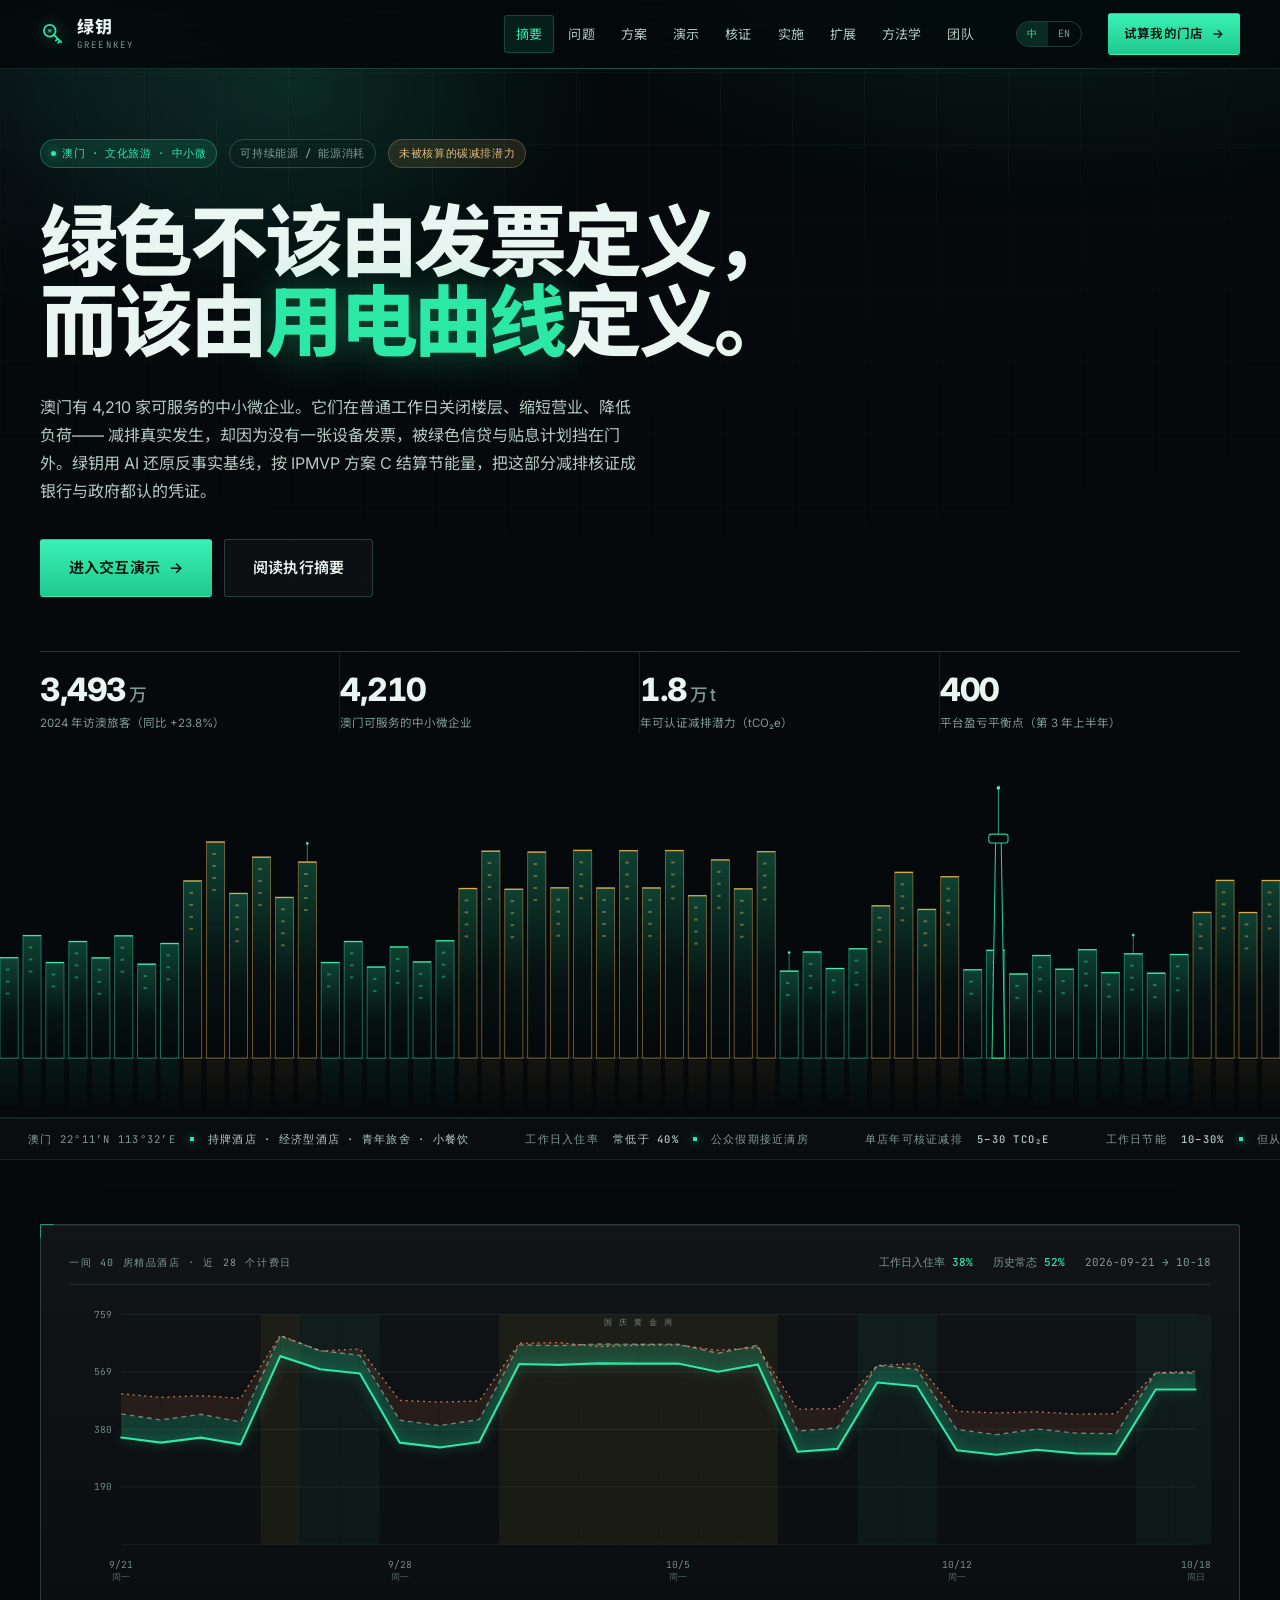
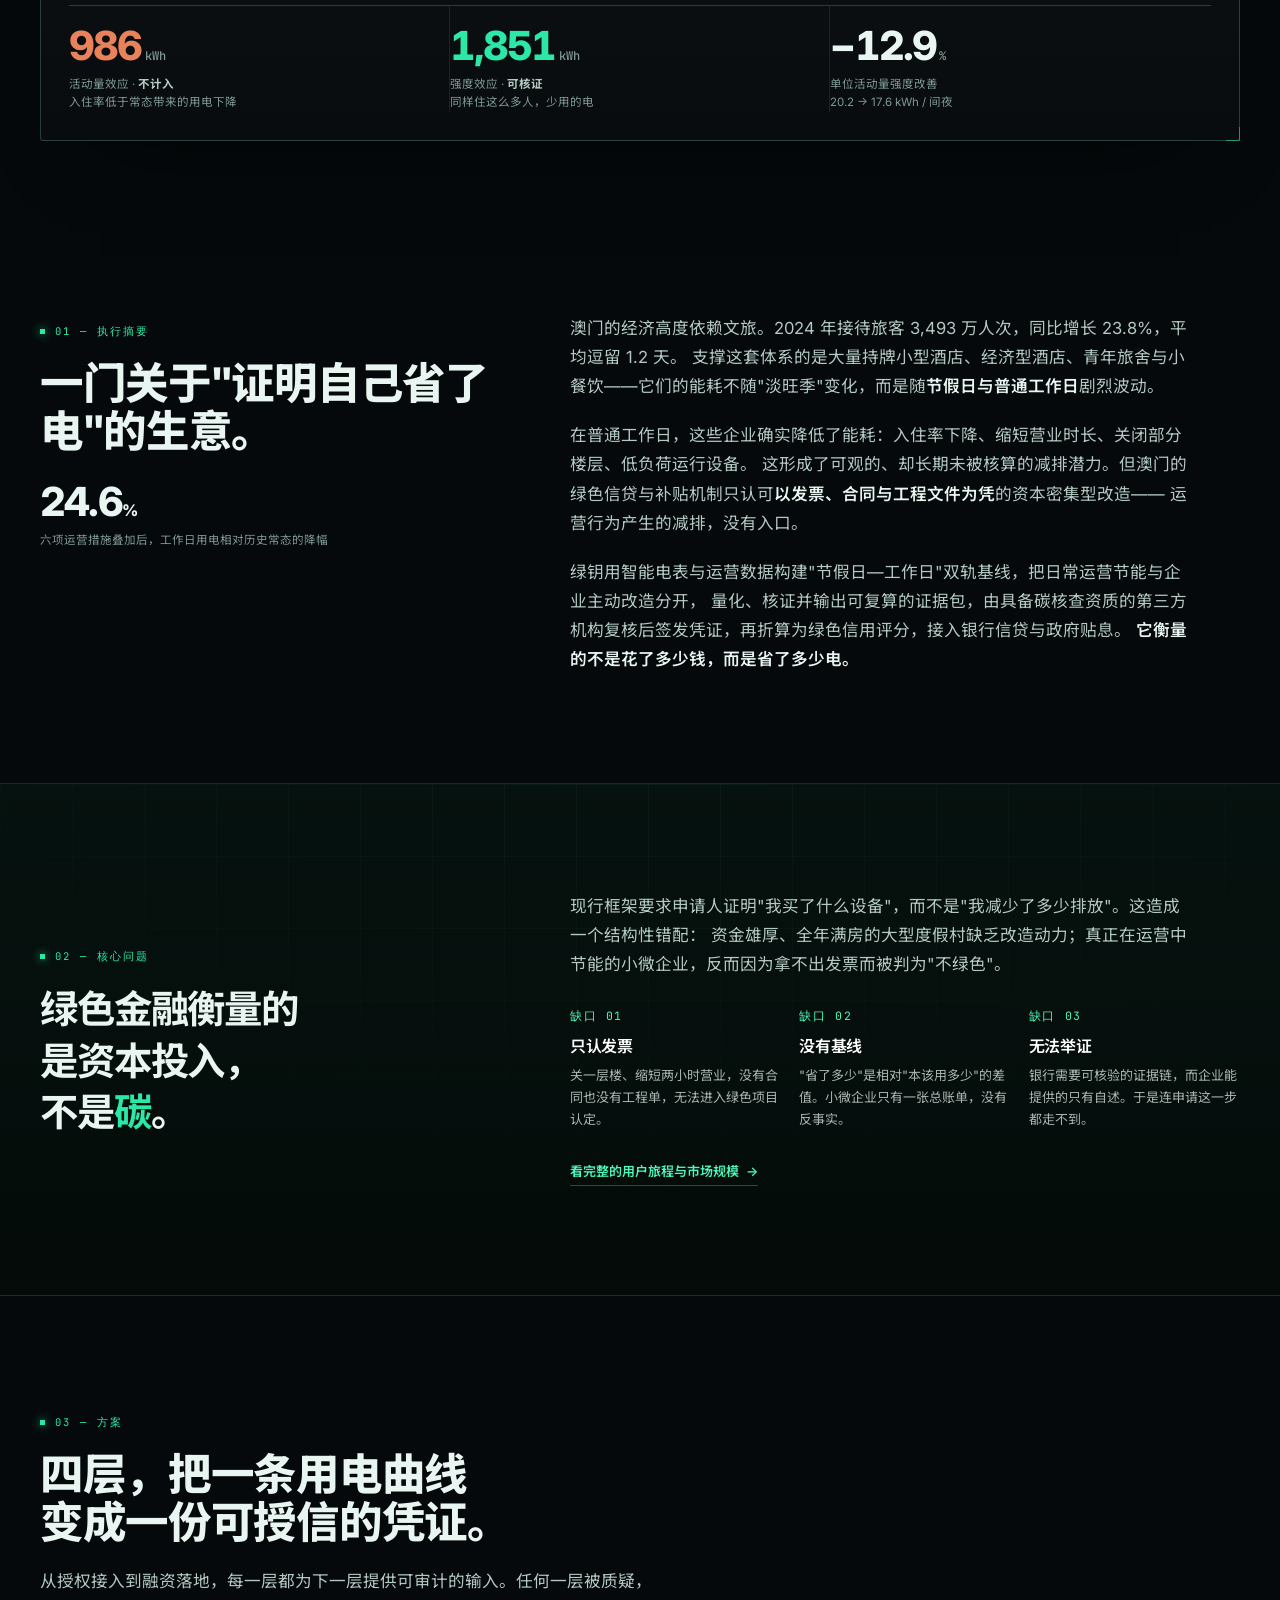
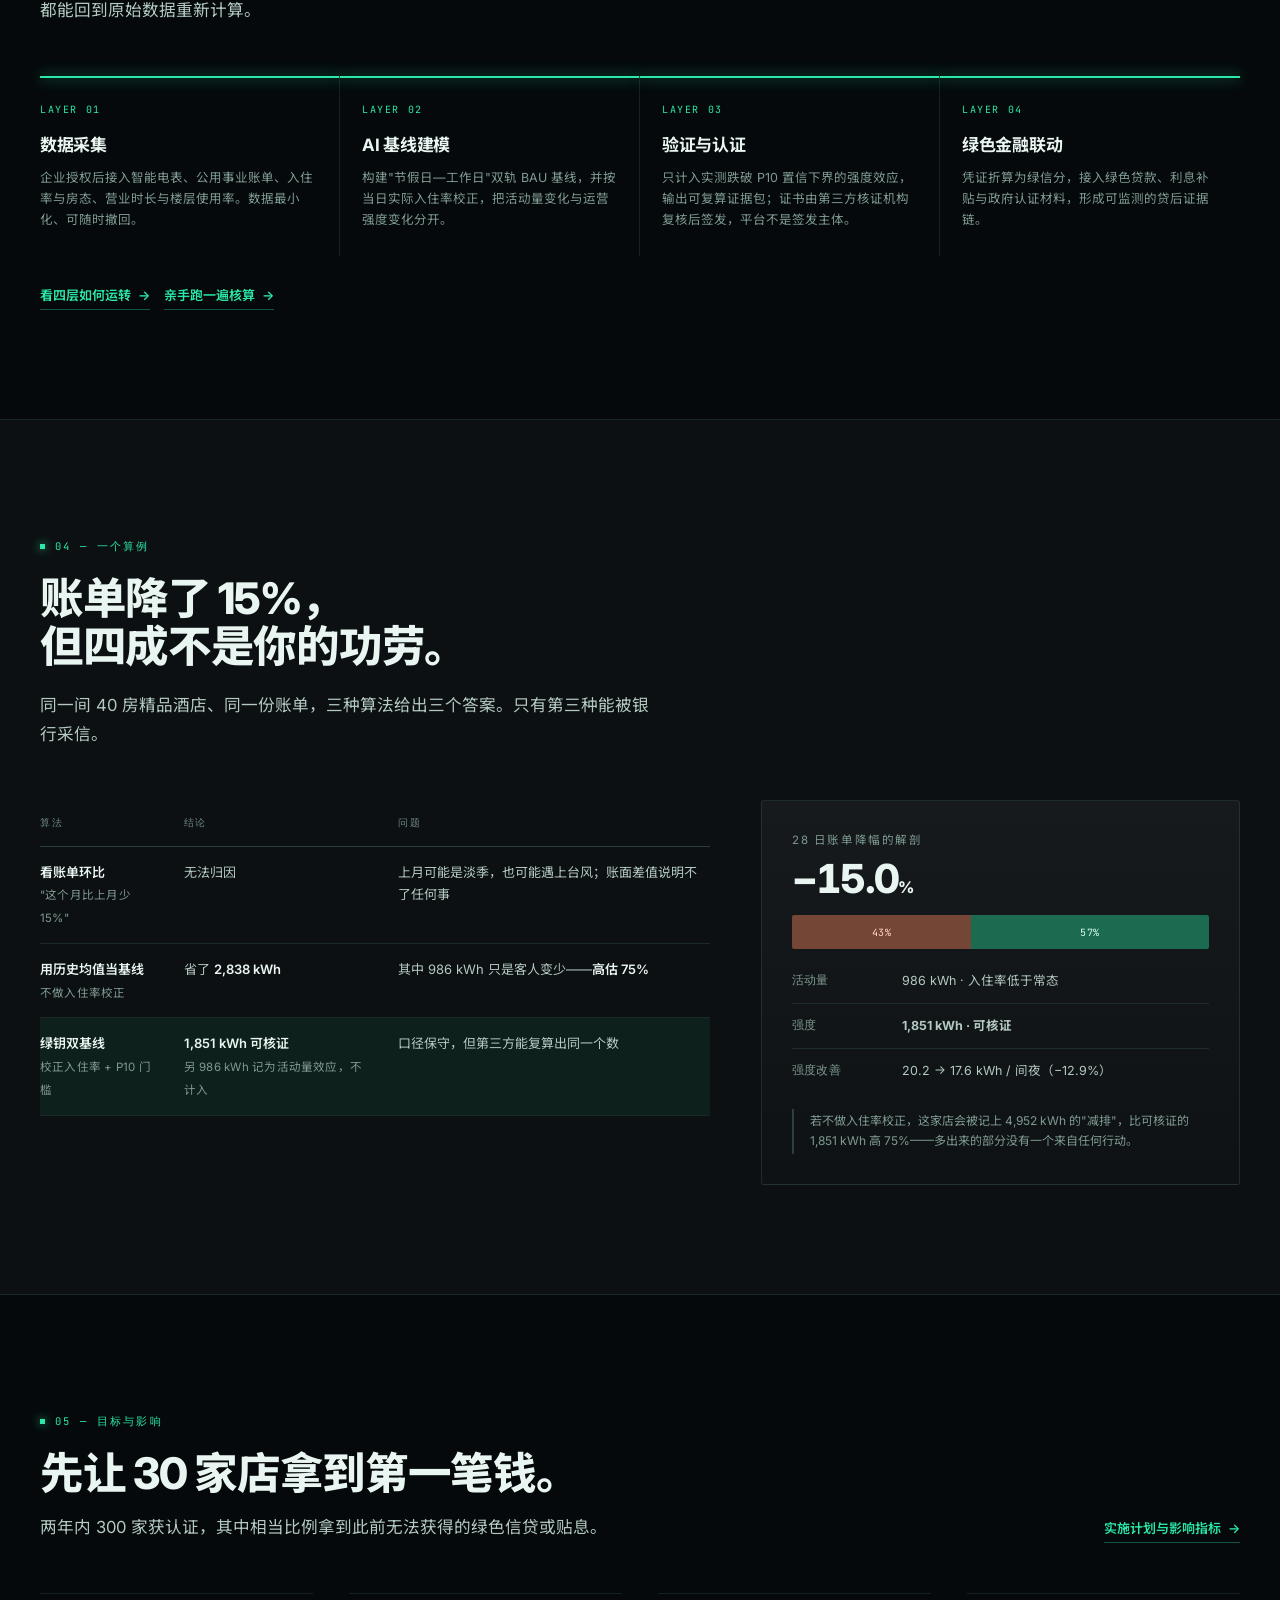
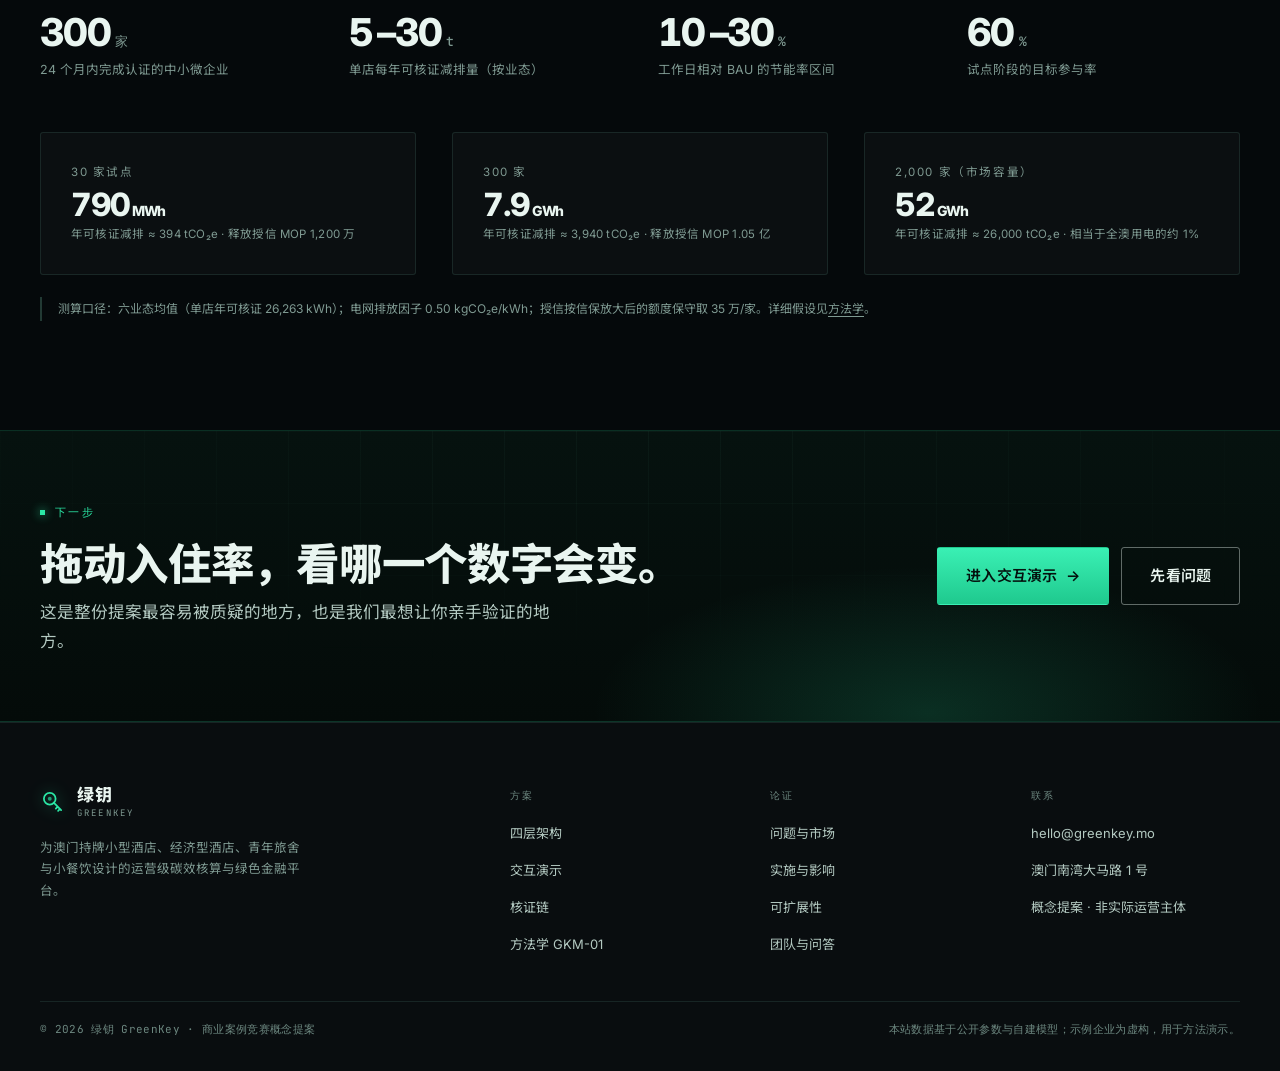
<file: index.html>
<!doctype html>
<html lang="zh-Hans">
<head>
<meta charset="utf-8">
<meta name="viewport" content="width=device-width, initial-scale=1">
<title>绿钥 GreenKey · 把工作日省下的电，变成可授信的绿色资产</title>
<meta name="description" content="绿钥是一套为澳门持牌小型酒店、经济型酒店、青年旅舍与小餐饮设计的 AI 碳效核算平台：用工作日/节假日双轨基线，把运营性减排核证成银行与政府采信的凭证。">
<meta property="og:type" content="website">
<meta property="og:site_name" content="绿钥 GreenKey">
<meta property="og:locale" content="zh_Hans">
<meta property="og:locale:alternate" content="en">
<meta property="og:title" content="绿钥 GreenKey · 把工作日省下的电，变成可授信的绿色资产">
<meta property="og:description" content="绿钥是一套为澳门持牌小型酒店、经济型酒店、青年旅舍与小餐饮设计的 AI 碳效核算平台：用工作日/节假日双轨基线，把运营性减排核证成银行与政府采信的凭证。">
<meta name="twitter:card" content="summary_large_image">
<meta name="theme-color" content="#05090b">
<link rel="icon" href="data:image/svg+xml,%3Csvg xmlns='http://www.w3.org/2000/svg' viewBox='0 0 32 32'%3E%3Crect width='32' height='32' fill='%23070d10'/%3E%3Ccircle cx='12' cy='12' r='7' fill='none' stroke='%232be8a6' stroke-width='2.4'/%3E%3Cpath d='M17 17l9 9M22 22l-2.4 2.4M25 25l-2.4 2.4' stroke='%232be8a6' stroke-width='2.4' stroke-linecap='round'/%3E%3C/svg%3E">
<link rel="preconnect" href="https://fonts.googleapis.com">
<link rel="preconnect" href="https://fonts.gstatic.com" crossorigin>
<link href="https://fonts.googleapis.com/css2?family=Inter:wght@400;500;600;700;800&family=JetBrains+Mono:wght@400;500&family=Noto+Sans+SC:wght@400;500;700;800;900&family=Noto+Serif+SC:wght@700&display=swap" rel="stylesheet">
<link rel="stylesheet" href="assets/styles.css">
<link rel="stylesheet" href="assets/boot.css">
<noscript><style>[data-reveal]{opacity:1 !important;transform:none !important}</style></noscript>
<script>(function () {
  var d = document.documentElement;
  try {
    var p = new URLSearchParams(location.search);
    if (p.get("lang") === "en") localStorage.setItem("gk_lang", "en");
    if (p.get("lang") === "zh") localStorage.setItem("gk_lang", "zh");
    if (localStorage.getItem("gk_lang") === "en") {
      d.classList.add("i18n-pending");
      setTimeout(function () { d.classList.remove("i18n-pending"); }, 3000);
    }
  } catch (e) {}
  try {
    var q = new URLSearchParams(location.search);
    if (q.get("boot") === "0") return;
    var seen = false;
    try { seen = sessionStorage.getItem("gk_boot") === "1"; } catch (e) {}
    if (seen && q.get("boot") !== "1") return;
    d.classList.add("boot");
    setTimeout(function () { if (!window.__GK_BOOT_DONE__) d.classList.remove("boot"); }, 3500);
  } catch (e) {}
})();</script>
<script src="assets/lang/en-1.js" defer></script>
<script src="assets/lang/en-2.js" defer></script>
<script src="assets/lang/en-3.js" defer></script>
<script src="assets/lang/en-4.js" defer></script>
<script src="assets/i18n.js" defer></script>
<script src="assets/boot.js" defer></script>
</head>
<body>
<div class="progress"><div class="progress__bar"></div></div>

<header class="nav">
  <div class="wrap nav__inner">
    <a class="brand" href="index.html" aria-label="绿钥 GreenKey 首页">
      <svg class="brand__mark" viewBox="0 0 32 32" aria-hidden="true" style="color:#2be8a6">
        <circle cx="12" cy="12" r="7.2" fill="none" stroke="currentColor" stroke-width="2.2"/>
        <circle cx="12" cy="12" r="2.4" fill="#1f9d76"/>
        <path d="M16.9 16.9 26 26M21.8 21.8l-2.3 2.3M24.6 24.6l-2.3 2.3" stroke="currentColor" stroke-width="2.2" stroke-linecap="round"/>
      </svg>
      <span class="brand__text"><strong>绿钥</strong><em>GreenKey</em></span>
    </a>
    <nav class="nav__links" id="navLinks" aria-label="主导航">
      <a href="index.html" aria-current="page">摘要</a>
      <a href="problem.html">问题</a>
      <a href="platform.html">方案</a>
      <a href="demo.html">演示</a>
      <a href="verify.html">核证</a>
      <a href="impact.html">实施</a>
      <a href="business.html">扩展</a>
      <a href="methodology.html">方法学</a>
      <a href="team.html">团队</a>
    </nav>
    <a class="btn btn--sm nav__cta" href="demo.html">试算我的门店 <span class="arw">→</span></a>
    <button class="nav__toggle" aria-label="展开菜单" aria-expanded="false" aria-controls="navLinks"><span></span></button>
  </div>
</header>

<main>

<!-- ================= COVER ================= -->
<section class="cover">
  <div class="wrap cover__inner">
    <div class="cover__kicker">
      <span class="tag tag--mint"><span class="dot"></span> 澳门 · 文化旅游 · 中小微</span>
      <span class="tag tag--outline">可持续能源 / 能源消耗</span>
      <span class="tag tag--gold">未被核算的碳减排潜力</span>
    </div>
    <h1 class="h1">绿色不该由发票定义，<br>而该由<em>用电曲线</em>定义。</h1>
    <p class="cover__sub">
      澳门有 4,210 家可服务的中小微企业。它们在普通工作日关闭楼层、缩短营业、降低负荷——
      减排真实发生，却因为没有一张设备发票，被绿色信贷与贴息计划挡在门外。绿钥用 AI 还原反事实基线，按 IPMVP 方案 C 结算节能量，把这部分减排核证成银行与政府都认的凭证。
    </p>
    <div class="cover__cta">
      <a class="btn btn--lg" href="demo.html">进入交互演示 <span class="arw">→</span></a>
      <a class="btn btn--ghost btn--lg" href="#summary">阅读执行摘要</a>
    </div>
    <div class="cover__stats">
      <div class="cover__stat">
        <b data-en="34.93<span style=&quot;font-size:.55em&quot;> M</span>">3,493<span style="font-size:.55em"> 万</span></b>
        <span>2024 年访澳旅客（同比 +23.8%）</span>
      </div>
      <div class="cover__stat">
        <b>4,210</b>
        <span>澳门可服务的中小微企业</span>
      </div>
      <div class="cover__stat">
        <b data-en="18k t">1.8<span style="font-size:.55em"> 万 t</span></b>
        <span>年可认证减排潜力（tCO₂e）</span>
      </div>
      <div class="cover__stat">
        <b>400</b>
        <span>平台盈亏平衡点（第 3 年上半年）</span>
      </div>
    </div>
  </div>
  <svg id="skyline" class="cover__sky" role="img" aria-label="以 28 日实际用电量构成的城市天际线"></svg>
</section>

<!-- ================= TICKER ================= -->
<div class="ticker" aria-hidden="true">
  <div class="ticker__track">
    <span class="ticker__item">澳门 22°11′N 113°32′E <i></i> <b>持牌酒店 · 经济型酒店 · 青年旅舍 · 小餐饮</b></span>
    <span class="ticker__item">工作日入住率 <b>常低于 40%</b> <i></i> 公众假期接近满房</span>
    <span class="ticker__item">单店年可核证减排 <b>5–30 tCO₂e</b></span>
    <span class="ticker__item">工作日节能 <b>10–30%</b> <i></i> 但从未被计入任何绿色资产</span>
    <span class="ticker__item">贴息上限 <b>MOP 500 万 / 3 年</b> <i></i> 前提是一叠发票</span>
    <span class="ticker__item">只认强度 <b>不认低入住率</b></span>
  </div>
</div>

<!-- ================= 证据面板 ================= -->
<section class="section section--tight">
  <div class="wrap">
    <div class="hero-panel" data-reveal style="margin-top:0">
      <div class="hero-panel__head">
        <span class="hero-panel__title">一间 40 房精品酒店 · 近 28 个计费日</span>
        <span class="hero-panel__meta">
          <span>工作日入住率 <b>38%</b></span>
          <span>历史常态 <b>52%</b></span>
          <span>2026-09-21 → 10-18</span>
        </span>
      </div>
      <svg id="heroChart" height="300" role="img" aria-label="28 日三条基线对比：历史常态、校正 BAU、实测"></svg>
      <div class="figure-set" style="margin-top:18px">
        <div>
          <div class="figure-set__n" style="color:var(--clay)">986<small>kWh</small></div>
          <div class="figure-set__l">活动量效应 · <b>不计入</b><br>入住率低于常态带来的用电下降</div>
        </div>
        <div>
          <div class="figure-set__n" style="color:var(--emerald)">1,851<small>kWh</small></div>
          <div class="figure-set__l">强度效应 · <b>可核证</b><br>同样住这么多人，少用的电</div>
        </div>
        <div>
          <div class="figure-set__n">−12.9<small>%</small></div>
          <div class="figure-set__l">单位活动量强度改善<br>20.2 → 17.6 kWh / 间夜</div>
        </div>
      </div>
    </div>
  </div>
</section>

<!-- ================= 01 执行摘要 ================= -->
<section class="section" id="summary">
  <div class="wrap">
    <div class="grid g-5-7" style="gap:clamp(28px,4vw,72px);align-items:start">
      <div data-reveal>
        <span class="eyebrow">01 — 执行摘要</span>
        <h2 class="h2">一门关于"证明自己省了电"的生意。</h2>
        <div style="margin-top:24px">
          <div class="figure-set" style="border-top:0;grid-template-columns:1fr">
            <div style="border-right:0;padding-top:0">
              <div class="figure-set__n">24.6<span style="font-size:16px">%</span></div>
              <div class="figure-set__l">六项运营措施叠加后，工作日用电相对历史常态的降幅</div>
            </div>
          </div>
        </div>
      </div>
      <div data-reveal data-delay="1">
        <p class="lede" style="margin-bottom:20px">
          澳门的经济高度依赖文旅。2024 年接待旅客 3,493 万人次，同比增长 23.8%，平均逗留 1.2 天。
          支撑这套体系的是大量持牌小型酒店、经济型酒店、青年旅舍与小餐饮——它们的能耗不随"淡旺季"变化，而是随<strong>节假日与普通工作日</strong>剧烈波动。
        </p>
        <p class="lede" style="margin-bottom:20px">
          在普通工作日，这些企业确实降低了能耗：入住率下降、缩短营业时长、关闭部分楼层、低负荷运行设备。
          这形成了可观的、却长期未被核算的减排潜力。但澳门的绿色信贷与补贴机制只认可<strong>以发票、合同与工程文件为凭</strong>的资本密集型改造——
          运营行为产生的减排，没有入口。
        </p>
        <p class="lede">
          绿钥用智能电表与运营数据构建"节假日—工作日"双轨基线，把日常运营节能与企业主动改造分开，
          量化、核证并输出可复算的证据包，由具备碳核查资质的第三方机构复核后签发凭证，再折算为绿色信用评分，接入银行信贷与政府贴息。
          <strong>它衡量的不是花了多少钱，而是省了多少电。</strong>
        </p>
      </div>
    </div>
  </div>
</section>

<!-- ================= 02 问题 ================= -->
<section class="section band" id="problem">
  <div class="wrap">
    <div class="grid g-5-7" style="gap:clamp(28px,4vw,64px);align-items:center">
      <div data-reveal>
        <span class="eyebrow">02 — 核心问题</span>
        <p class="quote">绿色金融衡量的<br>是资本投入，<br>不是<em>碳</em>。</p>
      </div>
      <div data-reveal data-delay="1">
        <p class="lede" style="margin-bottom:28px">
          现行框架要求申请人证明"我买了什么设备"，而不是"我减少了多少排放"。这造成一个结构性错配：
          资金雄厚、全年满房的大型度假村缺乏改造动力；真正在运营中节能的小微企业，反而因为拿不出发票而被判为"不绿色"。
        </p>
        <div class="grid g3" style="gap:18px">
          <div>
            <div class="tiny mono" style="color:var(--mint-hi);letter-spacing:.14em">缺口 01</div>
            <h4 class="h4" style="color:#fff;margin:8px 0 6px">只认发票</h4>
            <p class="small" style="color:rgba(233,245,239,.72);margin:0">关一层楼、缩短两小时营业，没有合同也没有工程单，无法进入绿色项目认定。</p>
          </div>
          <div>
            <div class="tiny mono" style="color:var(--mint-hi);letter-spacing:.14em">缺口 02</div>
            <h4 class="h4" style="color:#fff;margin:8px 0 6px">没有基线</h4>
            <p class="small" style="color:rgba(233,245,239,.72);margin:0">"省了多少"是相对"本该用多少"的差值。小微企业只有一张总账单，没有反事实。</p>
          </div>
          <div>
            <div class="tiny mono" style="color:var(--mint-hi);letter-spacing:.14em">缺口 03</div>
            <h4 class="h4" style="color:#fff;margin:8px 0 6px">无法举证</h4>
            <p class="small" style="color:rgba(233,245,239,.72);margin:0">银行需要可核验的证据链，而企业能提供的只有自述。于是连申请这一步都走不到。</p>
          </div>
        </div>
        <div style="margin-top:26px">
          <a class="link-arw" style="color:var(--mint-hi);border-color:rgba(43,232,166,.35)" href="problem.html">看完整的用户旅程与市场规模 <span>→</span></a>
        </div>
      </div>
    </div>
  </div>
</section>

<!-- ================= 03 解法 ================= -->
<section class="section" id="solution">
  <div class="wrap">
    <div class="sec-head" data-reveal>
      <span class="eyebrow">03 — 方案</span>
      <h2 class="h2">四层，把一条用电曲线<br>变成一份可授信的凭证。</h2>
      <p class="lede">从授权接入到融资落地，每一层都为下一层提供可审计的输入。任何一层被质疑，都能回到原始数据重新计算。</p>
    </div>

    <div class="flow" data-reveal>
      <div class="flow__item">
        <span class="flow__n">LAYER 01</span>
        <div class="flow__t">数据采集</div>
        <div class="flow__d">企业授权后接入智能电表、公用事业账单、入住率与房态、营业时长与楼层使用率。数据最小化、可随时撤回。</div>
      </div>
      <div class="flow__item">
        <span class="flow__n">LAYER 02</span>
        <div class="flow__t">AI 基线建模</div>
        <div class="flow__d">构建"节假日—工作日"双轨 BAU 基线，并按当日实际入住率校正，把活动量变化与运营强度变化分开。</div>
      </div>
      <div class="flow__item">
        <span class="flow__n">LAYER 03</span>
        <div class="flow__t">验证与认证</div>
        <div class="flow__d">只计入实测跌破 P10 置信下界的强度效应，输出可复算证据包；证书由第三方核证机构复核后签发，平台不是签发主体。</div>
      </div>
      <div class="flow__item">
        <span class="flow__n">LAYER 04</span>
        <div class="flow__t">绿色金融联动</div>
        <div class="flow__d">凭证折算为绿信分，接入绿色贷款、利息补贴与政府认证材料，形成可监测的贷后证据链。</div>
      </div>
    </div>

    <div style="display:flex;gap:14px;flex-wrap:wrap;margin-top:28px" data-reveal>
      <a class="link-arw" href="platform.html">看四层如何运转 <span>→</span></a>
      <a class="link-arw" href="demo.html">亲手跑一遍核算 <span>→</span></a>
    </div>
  </div>
</section>

<!-- ================= 04 算例 ================= -->
<section class="section" style="background:var(--paper-2);border-block:1px solid var(--line)">
  <div class="wrap">
    <div class="sec-head" data-reveal>
      <span class="eyebrow">04 — 一个算例</span>
      <h2 class="h2">账单降了 15%，<br>但四成不是你的功劳。</h2>
      <p class="lede">同一间 40 房精品酒店、同一份账单，三种算法给出三个答案。只有第三种能被银行采信。</p>
    </div>

    <div class="grid g-7-5" style="gap:clamp(24px,4vw,56px);align-items:start" data-reveal>
      <div class="table-wrap">
        <table class="tbl">
          <thead><tr><th>算法</th><th>结论</th><th>问题</th></tr></thead>
          <tbody>
            <tr>
              <td><strong>看账单环比</strong><br><span class="tiny muted">"这个月比上月少 15%"</span></td>
              <td>无法归因</td>
              <td>上月可能是淡季，也可能遇上台风；账面差值说明不了任何事</td>
            </tr>
            <tr>
              <td><strong>用历史均值当基线</strong><br><span class="tiny muted">不做入住率校正</span></td>
              <td>省了 <strong>2,838 kWh</strong></td>
              <td>其中 986 kWh 只是客人变少——<strong>高估 75%</strong></td>
            </tr>
            <tr style="background:var(--mint-3)">
              <td><strong>绿钥双基线</strong><br><span class="tiny muted">校正入住率 + P10 门槛</span></td>
              <td><strong>1,851 kWh 可核证</strong><br><span class="tiny muted">另 986 kWh 记为活动量效应，不计入</span></td>
              <td>口径保守，但第三方能复算出同一个数</td>
            </tr>
          </tbody>
        </table>
      </div>
      <div class="card" data-reveal data-delay="1">
        <div class="tiny uc muted">28 日账单降幅的解剖</div>
        <div class="big-num" style="font-size:40px;margin:10px 0 4px">−15.0<span style="font-size:16px">%</span></div>
        <div class="effect-bar" style="margin:16px 0 10px">
          <span class="act" style="width:43%">43%</span>
          <span class="eff" style="width:57%">57%</span>
        </div>
        <div class="kv">
          <div class="kv__row"><span class="kv__k">活动量</span><span>986 kWh · 入住率低于常态</span></div>
          <div class="kv__row"><span class="kv__k">强度</span><span><strong>1,851 kWh · 可核证</strong></span></div>
          <div class="kv__row"><span class="kv__k">强度改善</span><span>20.2 → 17.6 kWh / 间夜（−12.9%）</span></div>
        </div>
        <p class="note" style="margin-top:16px">若不做入住率校正，这家店会被记上 4,952 kWh 的"减排"，比可核证的 1,851 kWh 高 75%——多出来的部分没有一个来自任何行动。</p>
      </div>
    </div>
  </div>
</section>

<!-- ================= 05 影响 ================= -->
<section class="section" id="impact">
  <div class="wrap">
    <div class="sec-head" data-reveal style="display:flex;justify-content:space-between;align-items:flex-end;gap:24px;max-width:none;flex-wrap:wrap">
      <div style="max-width:62ch">
        <span class="eyebrow">05 — 目标与影响</span>
        <h2 class="h2">先让 30 家店拿到第一笔钱。</h2>
        <p class="lede" style="margin-top:16px">两年内 300 家获认证，其中相当比例拿到此前无法获得的绿色信贷或贴息。</p>
      </div>
      <a class="link-arw" href="impact.html">实施计划与影响指标 <span>→</span></a>
    </div>

    <div class="grid g4" data-reveal>
      <div class="stat">
        <div class="stat__num"><span data-count="300">300</span><small>家</small></div>
        <div class="stat__label">24 个月内完成认证的中小微企业</div>
      </div>
      <div class="stat">
        <div class="stat__num"><span data-count="5">5</span>–30<small>t</small></div>
        <div class="stat__label">单店每年可核证减排量（按业态）</div>
      </div>
      <div class="stat">
        <div class="stat__num"><span data-count="10">10</span>–30<small>%</small></div>
        <div class="stat__label">工作日相对 BAU 的节能率区间</div>
      </div>
      <div class="stat">
        <div class="stat__num"><span data-count="60">60</span><small>%</small></div>
        <div class="stat__label">试点阶段的目标参与率</div>
      </div>
    </div>

    <div class="grid g3" style="margin-top:clamp(32px,4vw,56px)" data-reveal>
      <div class="card card--tint">
        <div class="tiny uc muted">30 家试点</div>
        <div class="big-num" style="font-size:32px;margin:8px 0 4px">790<span style="font-size:14px"> MWh</span></div>
        <p class="tiny muted">年可核证减排 ≈ 394 tCO₂e · 释放授信 MOP 1,200 万</p>
      </div>
      <div class="card card--tint">
        <div class="tiny uc muted">300 家</div>
        <div class="big-num" style="font-size:32px;margin:8px 0 4px">7.9<span style="font-size:14px"> GWh</span></div>
        <p class="tiny muted">年可核证减排 ≈ 3,940 tCO₂e · 释放授信 MOP 1.05 亿</p>
      </div>
      <div class="card card--tint">
        <div class="tiny uc muted">2,000 家（市场容量）</div>
        <div class="big-num" style="font-size:32px;margin:8px 0 4px">52<span style="font-size:14px"> GWh</span></div>
        <p class="tiny muted">年可核证减排 ≈ 26,000 tCO₂e · 相当于全澳用电的约 1%</p>
      </div>
    </div>
    <p class="note" style="margin-top:22px">
      测算口径：六业态均值（单店年可核证 26,263 kWh）；电网排放因子 0.50 kgCO₂e/kWh；授信按信保放大后的额度保守取 35 万/家。详细假设见<a href="methodology.html" style="text-decoration:underline;text-underline-offset:3px">方法学</a>。
    </p>
  </div>
</section>

<!-- ================= CTA ================= -->
<section class="section band section--tight">
  <div class="wrap" style="display:flex;justify-content:space-between;align-items:center;gap:32px;flex-wrap:wrap">
    <div>
      <span class="eyebrow">下一步</span>
      <h2 class="h2" style="margin-bottom:10px">拖动入住率，看哪一个数字会变。</h2>
      <p class="lede" style="max-width:52ch">这是整份提案最容易被质疑的地方，也是我们最想让你亲手验证的地方。</p>
    </div>
    <div style="display:flex;gap:12px;flex-wrap:wrap">
      <a class="btn btn--mint btn--lg" href="demo.html">进入交互演示 <span class="arw">→</span></a>
      <a class="btn btn--lg" style="--bg:transparent;--bd:rgba(233,245,239,.4);--fg:#e9f5ef" href="problem.html">先看问题</a>
    </div>
  </div>
</section>

</main>

<footer class="footer">
  <div class="wrap footer__grid">
    <div>
      <a class="brand" href="index.html">
        <svg class="brand__mark" viewBox="0 0 32 32" aria-hidden="true" style="color:#2be8a6">
          <circle cx="12" cy="12" r="7.2" fill="none" stroke="currentColor" stroke-width="2.2"/>
          <circle cx="12" cy="12" r="2.4" fill="#1f9d76"/>
          <path d="M16.9 16.9 26 26M21.8 21.8l-2.3 2.3M24.6 24.6l-2.3 2.3" stroke="currentColor" stroke-width="2.2" stroke-linecap="round"/>
        </svg>
        <span class="brand__text"><strong>绿钥</strong><em>GreenKey</em></span>
      </a>
      <p class="footer__desc">为澳门持牌小型酒店、经济型酒店、青年旅舍与小餐饮设计的运营级碳效核算与绿色金融平台。</p>
    </div>
    <div>
      <h5>方案</h5>
      <ul>
        <li><a href="platform.html">四层架构</a></li>
        <li><a href="demo.html">交互演示</a></li>
        <li><a href="verify.html">核证链</a></li>
        <li><a href="methodology.html">方法学 GKM-01</a></li>
      </ul>
    </div>
    <div>
      <h5>论证</h5>
      <ul>
        <li><a href="problem.html">问题与市场</a></li>
        <li><a href="impact.html">实施与影响</a></li>
        <li><a href="business.html">可扩展性</a></li>
        <li><a href="team.html">团队与问答</a></li>
      </ul>
    </div>
    <div>
      <h5>联系</h5>
      <ul>
        <li><a href="mailto:hello@greenkey.mo">hello@greenkey.mo</a></li>
        <li><span class="small muted">澳门南湾大马路 1 号</span></li>
        <li><span class="small muted">概念提案 · 非实际运营主体</span></li>
      </ul>
    </div>
  </div>
  <div class="wrap footer__base">
    <span>© <span data-year>2026</span> 绿钥 GreenKey · 商业案例竞赛概念提案</span>
    <span>本站数据基于公开参数与自建模型；示例企业为虚构，用于方法演示。</span>
  </div>
</footer>

<script src="assets/model.js"></script>
<script src="assets/app.js"></script>
<script>
(function () {
  var r = GKModel.compute({ type: "boutique", measures: ["floor", "hours", "hvac", "standby"] });
  var svg = document.getElementById("heroChart");
  var sky = document.getElementById("skyline");
  function draw() {
    GKApp.chart(svg, r, { theme: "light", height: 300, holidayLabel: "国 庆 黄 金 周" });
    GKApp.skyline(sky, r);
    if (window.GKI18N) window.GKI18N.apply(document.body);
  }
  draw();
  GKApp.onResize(draw);
})();
</script>
</body>
</html>
</file>
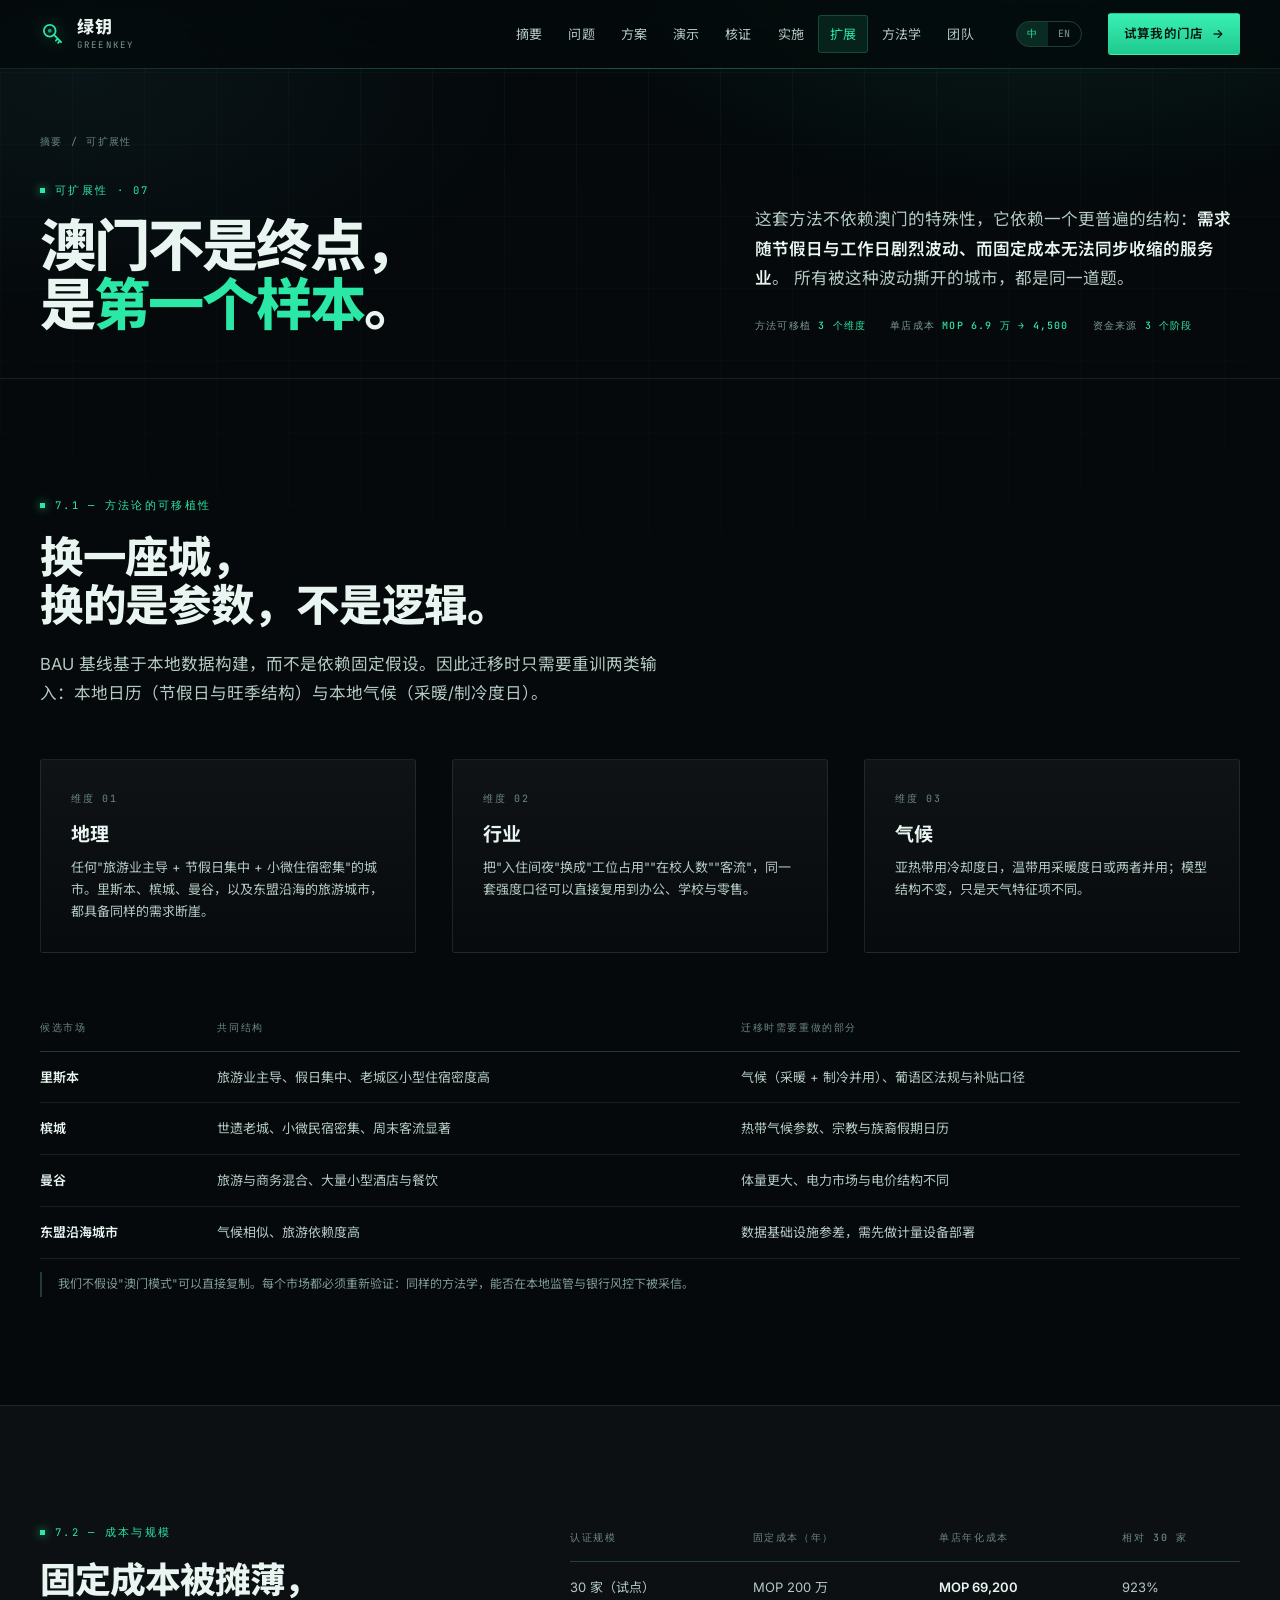
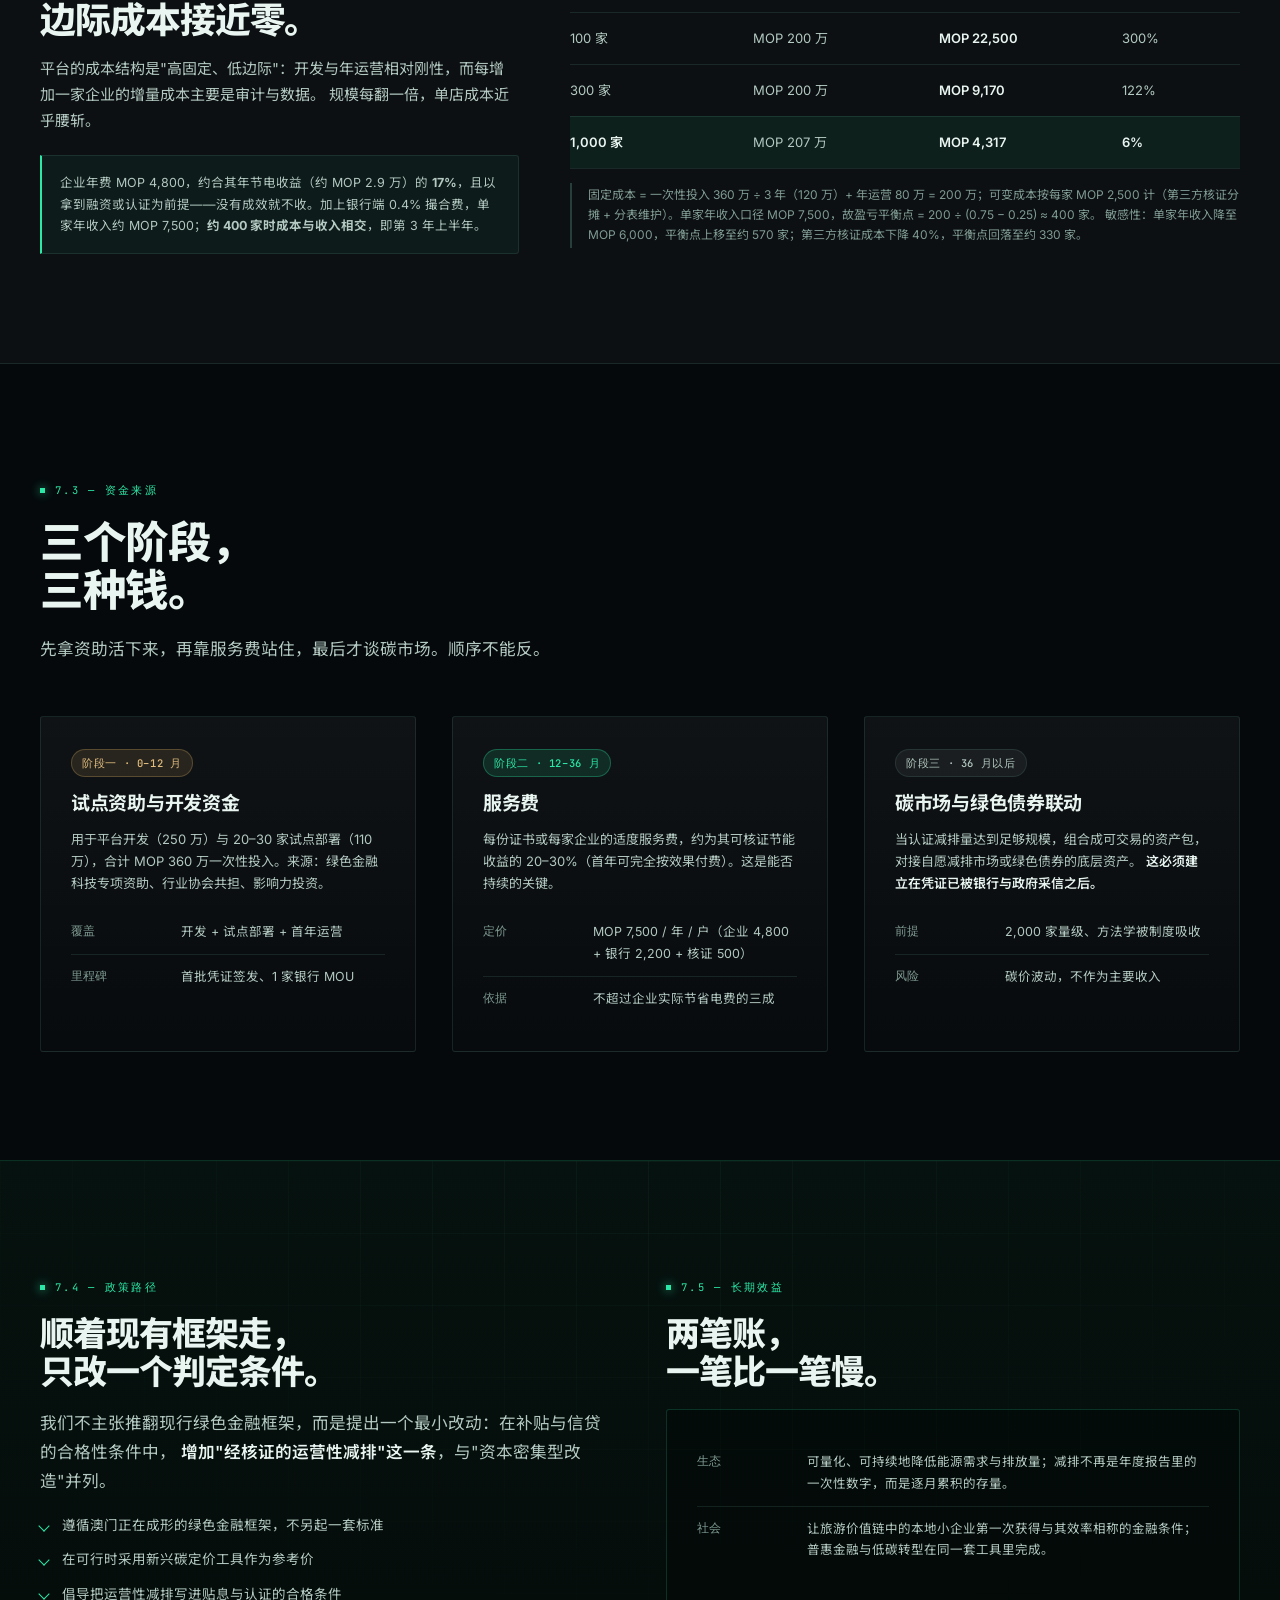
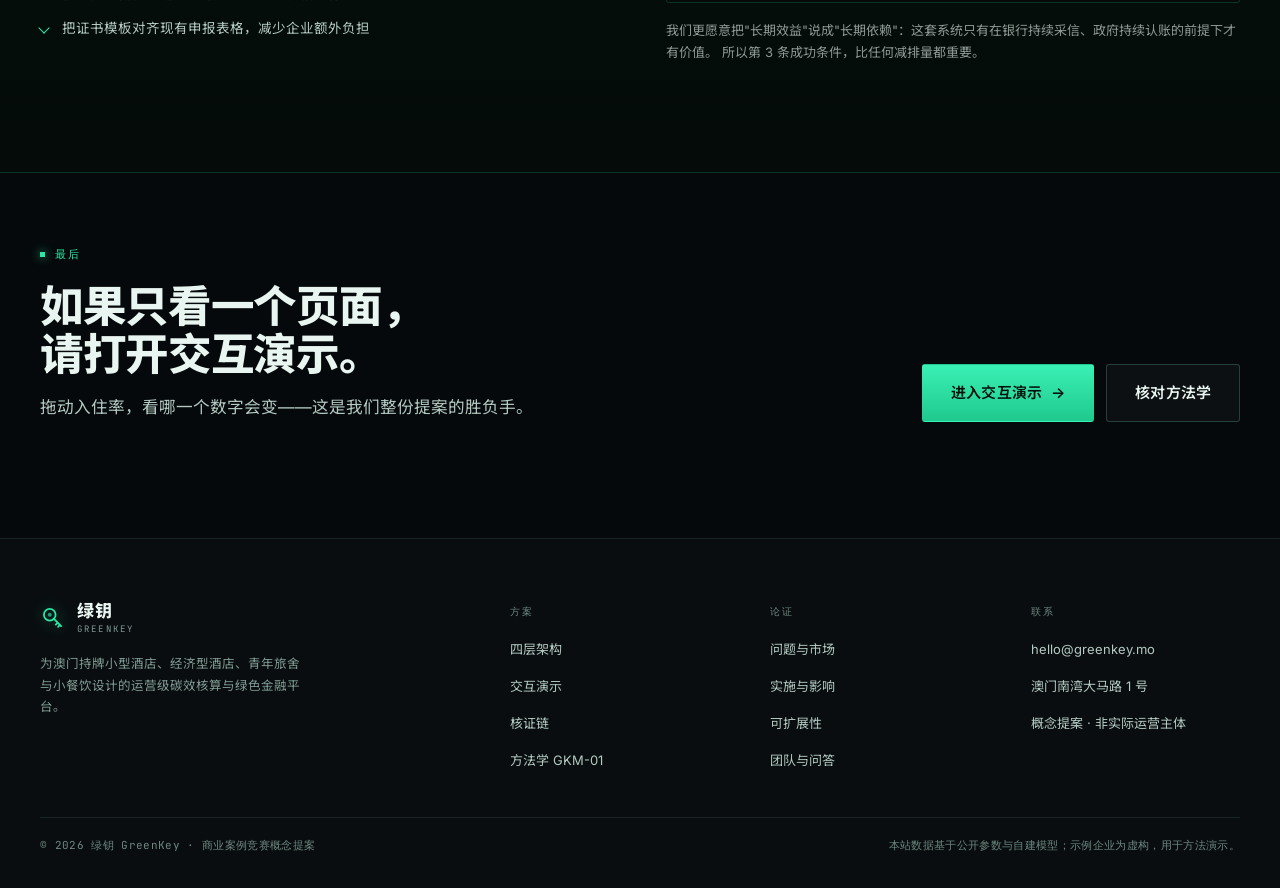
<file: business.html>
<!doctype html>
<html lang="zh-Hans">
<head>
<meta charset="utf-8">
<meta name="viewport" content="width=device-width, initial-scale=1">
<title>可扩展性与资金路径 · 一座城之后 | 绿钥 GreenKey</title>
<meta name="description" content="绿钥的方法论可移植性：里斯本、槟城、曼谷等旅游城市，以及办公、学校、零售等具有工作日/节假日波动特征的行业；成本规模曲线与资金来源三阶段。">
<meta property="og:type" content="website">
<meta property="og:site_name" content="绿钥 GreenKey">
<meta property="og:locale" content="zh_Hans">
<meta property="og:locale:alternate" content="en">
<meta property="og:title" content="可扩展性与资金路径 · 一座城之后 | 绿钥 GreenKey">
<meta property="og:description" content="绿钥的方法论可移植性：里斯本、槟城、曼谷等旅游城市，以及办公、学校、零售等具有工作日/节假日波动特征的行业；成本规模曲线与资金来源三阶段。">
<meta name="twitter:card" content="summary_large_image">
<meta name="theme-color" content="#05090b">
<link rel="icon" href="data:image/svg+xml,%3Csvg xmlns='http://www.w3.org/2000/svg' viewBox='0 0 32 32'%3E%3Crect width='32' height='32' fill='%23070d10'/%3E%3Ccircle cx='12' cy='12' r='7' fill='none' stroke='%232be8a6' stroke-width='2.4'/%3E%3Cpath d='M17 17l9 9M22 22l-2.4 2.4M25 25l-2.4 2.4' stroke='%232be8a6' stroke-width='2.4' stroke-linecap='round'/%3E%3C/svg%3E">
<link rel="preconnect" href="https://fonts.googleapis.com">
<link rel="preconnect" href="https://fonts.gstatic.com" crossorigin>
<link href="https://fonts.googleapis.com/css2?family=Inter:wght@400;500;600;700;800&family=JetBrains+Mono:wght@400;500&family=Noto+Sans+SC:wght@400;500;700;800;900&family=Noto+Serif+SC:wght@700&display=swap" rel="stylesheet">
<link rel="stylesheet" href="assets/styles.css">
<link rel="stylesheet" href="assets/boot.css">
<noscript><style>[data-reveal]{opacity:1 !important;transform:none !important}</style></noscript>
<script>(function () {
  var d = document.documentElement;
  try {
    var p = new URLSearchParams(location.search);
    if (p.get("lang") === "en") localStorage.setItem("gk_lang", "en");
    if (p.get("lang") === "zh") localStorage.setItem("gk_lang", "zh");
    if (localStorage.getItem("gk_lang") === "en") {
      d.classList.add("i18n-pending");
      setTimeout(function () { d.classList.remove("i18n-pending"); }, 3000);
    }
  } catch (e) {}
  try {
    var q = new URLSearchParams(location.search);
    if (q.get("boot") === "0") return;
    var seen = false;
    try { seen = sessionStorage.getItem("gk_boot") === "1"; } catch (e) {}
    if (seen && q.get("boot") !== "1") return;
    d.classList.add("boot");
    setTimeout(function () { if (!window.__GK_BOOT_DONE__) d.classList.remove("boot"); }, 3500);
  } catch (e) {}
})();</script>
<script src="assets/lang/en-1.js" defer></script>
<script src="assets/lang/en-2.js" defer></script>
<script src="assets/lang/en-3.js" defer></script>
<script src="assets/lang/en-4.js" defer></script>
<script src="assets/i18n.js" defer></script>
<script src="assets/boot.js" defer></script>
</head>
<body>
<div class="progress"><div class="progress__bar"></div></div>

<header class="nav">
  <div class="wrap nav__inner">
    <a class="brand" href="index.html" aria-label="绿钥 GreenKey 首页">
      <svg class="brand__mark" viewBox="0 0 32 32" aria-hidden="true" style="color:#2be8a6">
        <circle cx="12" cy="12" r="7.2" fill="none" stroke="currentColor" stroke-width="2.2"/>
        <circle cx="12" cy="12" r="2.4" fill="#1f9d76"/>
        <path d="M16.9 16.9 26 26M21.8 21.8l-2.3 2.3M24.6 24.6l-2.3 2.3" stroke="currentColor" stroke-width="2.2" stroke-linecap="round"/>
      </svg>
      <span class="brand__text"><strong>绿钥</strong><em>GreenKey</em></span>
    </a>
    <nav class="nav__links" id="navLinks" aria-label="主导航">
      <a href="index.html">摘要</a>
      <a href="problem.html">问题</a>
      <a href="platform.html">方案</a>
      <a href="demo.html">演示</a>
      <a href="verify.html">核证</a>
      <a href="impact.html">实施</a>
      <a href="business.html" aria-current="page">扩展</a>
      <a href="methodology.html">方法学</a>
      <a href="team.html">团队</a>
    </nav>
    <a class="btn btn--sm nav__cta" href="demo.html">试算我的门店 <span class="arw">→</span></a>
    <button class="nav__toggle" aria-label="展开菜单" aria-expanded="false" aria-controls="navLinks"><span></span></button>
  </div>
</header>

<main>

<section class="page-head">
  <div class="wrap">
    <div class="crumbs"><a href="index.html">摘要</a> <span>/</span> <span>可扩展性</span></div>
    <div class="grid g-7-5" style="align-items:end">
      <div>
        <span class="eyebrow">可扩展性 · 07</span>
        <h1 class="h1" style="max-width:20ch">澳门不是终点，<br>是<em>第一个样本</em>。</h1>
      </div>
      <div>
        <p class="lede">
          这套方法不依赖澳门的特殊性，它依赖一个更普遍的结构：<strong>需求随节假日与工作日剧烈波动、而固定成本无法同步收缩的服务业</strong>。
          所有被这种波动撕开的城市，都是同一道题。
        </p>
        <div class="page-head__meta">
          <span>方法可移植 <b>3 个维度</b></span>
          <span>单店成本 <b>MOP 6.9 万 → 4,500</b></span>
          <span>资金来源 <b>3 个阶段</b></span>
        </div>
      </div>
    </div>
  </div>
</section>

<!-- 7.1 可移植性 -->
<section class="section">
  <div class="wrap">
    <div class="sec-head" data-reveal>
      <span class="eyebrow">7.1 — 方法论的可移植性</span>
      <h2 class="h2">换一座城，<br>换的是参数，不是逻辑。</h2>
      <p class="lede">BAU 基线基于本地数据构建，而不是依赖固定假设。因此迁移时只需要重训两类输入：本地日历（节假日与旺季结构）与本地气候（采暖/制冷度日）。</p>
    </div>

    <div class="grid g3" data-reveal>
      <div class="card">
        <span class="card__idx">维度 01</span>
        <h3 class="h3" style="font-size:19px">地理</h3>
        <p class="small muted" style="margin-top:8px">
          任何"旅游业主导 + 节假日集中 + 小微住宿密集"的城市。里斯本、槟城、曼谷，以及东盟沿海的旅游城市，都具备同样的需求断崖。
        </p>
      </div>
      <div class="card">
        <span class="card__idx">维度 02</span>
        <h3 class="h3" style="font-size:19px">行业</h3>
        <p class="small muted" style="margin-top:8px">
          把"入住间夜"换成"工位占用""在校人数""客流"，同一套强度口径可以直接复用到办公、学校与零售。
        </p>
      </div>
      <div class="card">
        <span class="card__idx">维度 03</span>
        <h3 class="h3" style="font-size:19px">气候</h3>
        <p class="small muted" style="margin-top:8px">
          亚热带用冷却度日，温带用采暖度日或两者并用；模型结构不变，只是天气特征项不同。
        </p>
      </div>
    </div>

    <div class="table-wrap" style="margin-top:clamp(32px,4vw,52px)" data-reveal>
      <table class="tbl">
        <thead><tr><th>候选市场</th><th>共同结构</th><th>迁移时需要重做的部分</th></tr></thead>
        <tbody>
          <tr><td><strong>里斯本</strong></td><td>旅游业主导、假日集中、老城区小型住宿密度高</td><td>气候（采暖 + 制冷并用）、葡语区法规与补贴口径</td></tr>
          <tr><td><strong>槟城</strong></td><td>世遗老城、小微民宿密集、周末客流显著</td><td>热带气候参数、宗教与族裔假期日历</td></tr>
          <tr><td><strong>曼谷</strong></td><td>旅游与商务混合、大量小型酒店与餐饮</td><td>体量更大、电力市场与电价结构不同</td></tr>
          <tr><td><strong>东盟沿海城市</strong></td><td>气候相似、旅游依赖度高</td><td>数据基础设施参差，需先做计量设备部署</td></tr>
        </tbody>
      </table>
    </div>
    <p class="note" style="margin-top:14px">
      我们不假设"澳门模式"可以直接复制。每个市场都必须重新验证：同样的方法学，能否在本地监管与银行风控下被采信。
    </p>
  </div>
</section>

<!-- 成本规模 -->
<section class="section" style="background:var(--paper-2);border-block:1px solid var(--line)">
  <div class="wrap">
    <div class="grid g-5-7" style="gap:clamp(28px,4vw,64px);align-items:start">
      <div data-reveal>
        <span class="eyebrow">7.2 — 成本与规模</span>
        <h2 class="h2" style="font-size:clamp(24px,2.8vw,36px)">固定成本被摊薄，<br>边际成本接近零。</h2>
        <p class="lede" style="margin-top:16px;font-size:15px">
          平台的成本结构是"高固定、低边际"：开发与年运营相对刚性，而每增加一家企业的增量成本主要是审计与数据。
          规模每翻一倍，单店成本近乎腰斩。
        </p>
        <div class="callout" style="margin-top:20px">
          企业年费 MOP 4,800，约合其年节电收益（约 MOP 2.9 万）的 <strong>17%</strong>，且以拿到融资或认证为前提——没有成效就不收。加上银行端 0.4% 撮合费，单家年收入约 MOP 7,500；<strong>约 400 家时成本与收入相交</strong>，即第 3 年上半年。
        </div>
      </div>
      <div class="table-wrap" data-reveal data-delay="1">
        <table class="tbl">
          <thead><tr><th>认证规模</th><th>固定成本（年）</th><th>单店年化成本</th><th>相对 30 家</th></tr></thead>
          <tbody>
            <tr><td>30 家（试点）</td><td>MOP 200 万</td><td><strong>MOP 69,200</strong></td><td>923%</td></tr>
            <tr><td>100 家</td><td>MOP 200 万</td><td><strong>MOP 22,500</strong></td><td>300%</td></tr>
            <tr><td>300 家</td><td>MOP 200 万</td><td><strong>MOP 9,170</strong></td><td>122%</td></tr>
            <tr style="background:var(--mint-3)"><td><strong>1,000 家</strong></td><td>MOP 207 万</td><td><strong>MOP 4,317</strong></td><td><strong>6%</strong></td></tr>
          </tbody>
        </table>
        <p class="note" style="margin-top:14px">
          固定成本 = 一次性投入 360 万 ÷ 3 年（120 万）+ 年运营 80 万 = 200 万；可变成本按每家 MOP 2,500 计（第三方核证分摊 + 分表维护）。单家年收入口径 MOP 7,500，故盈亏平衡点 = 200 ÷ (0.75 − 0.25) ≈ 400 家。
          敏感性：单家年收入降至 MOP 6,000，平衡点上移至约 570 家；第三方核证成本下降 40%，平衡点回落至约 330 家。
        </p>
      </div>
    </div>
  </div>
</section>

<!-- 资金来源 -->
<section class="section">
  <div class="wrap">
    <div class="sec-head" data-reveal>
      <span class="eyebrow">7.3 — 资金来源</span>
      <h2 class="h2">三个阶段，<br>三种钱。</h2>
      <p class="lede">先拿资助活下来，再靠服务费站住，最后才谈碳市场。顺序不能反。</p>
    </div>

    <div class="grid g3" data-reveal>
      <div class="card">
        <span class="tag tag--gold" style="margin-bottom:14px">阶段一 · 0–12 月</span>
        <h3 class="h3" style="font-size:19px">试点资助与开发资金</h3>
        <p class="small muted" style="margin-top:10px">
          用于平台开发（250 万）与 20–30 家试点部署（110 万），合计 MOP 360 万一次性投入。来源：绿色金融科技专项资助、行业协会共担、影响力投资。
        </p>
        <div class="kv" style="margin-top:16px">
          <div class="kv__row"><span class="kv__k">覆盖</span><span>开发 + 试点部署 + 首年运营</span></div>
          <div class="kv__row"><span class="kv__k">里程碑</span><span>首批凭证签发、1 家银行 MOU</span></div>
        </div>
      </div>
      <div class="card">
        <span class="tag tag--mint" style="margin-bottom:14px">阶段二 · 12–36 月</span>
        <h3 class="h3" style="font-size:19px">服务费</h3>
        <p class="small muted" style="margin-top:10px">
          每份证书或每家企业的适度服务费，约为其可核证节能收益的 20–30%（首年可完全按效果付费）。这是能否持续的关键。
        </p>
        <div class="kv" style="margin-top:16px">
          <div class="kv__row"><span class="kv__k">定价</span><span>MOP 7,500 / 年 / 户（企业 4,800 + 银行 2,200 + 核证 500）</span></div>
          <div class="kv__row"><span class="kv__k">依据</span><span>不超过企业实际节省电费的三成</span></div>
        </div>
      </div>
      <div class="card">
        <span class="tag" style="margin-bottom:14px">阶段三 · 36 月以后</span>
        <h3 class="h3" style="font-size:19px">碳市场与绿色债券联动</h3>
        <p class="small muted" style="margin-top:10px">
          当认证减排量达到足够规模，组合成可交易的资产包，对接自愿减排市场或绿色债券的底层资产。
          <strong>这必须建立在凭证已被银行与政府采信之后。</strong>
        </p>
        <div class="kv" style="margin-top:16px">
          <div class="kv__row"><span class="kv__k">前提</span><span>2,000 家量级、方法学被制度吸收</span></div>
          <div class="kv__row"><span class="kv__k">风险</span><span>碳价波动，不作为主要收入</span></div>
        </div>
      </div>
    </div>
  </div>
</section>

<!-- 政策与长期 -->
<section class="section band">
  <div class="wrap">
    <div class="grid g2" style="gap:clamp(28px,4vw,64px);align-items:start">
      <div data-reveal>
        <span class="eyebrow">7.4 — 政策路径</span>
        <h2 class="h2" style="font-size:clamp(24px,2.8vw,34px);margin-bottom:18px">顺着现有框架走，<br>只改一个判定条件。</h2>
        <p class="lede" style="margin-bottom:18px">
          我们不主张推翻现行绿色金融框架，而是提出一个最小改动：在补贴与信贷的合格性条件中，
          <strong>增加"经核证的运营性减排"这一条</strong>，与"资本密集型改造"并列。
        </p>
        <ul class="list-check list-check--dark" style="color:rgba(233,245,239,.82)">
          <li>遵循澳门正在成形的绿色金融框架，不另起一套标准</li>
          <li>在可行时采用新兴碳定价工具作为参考价</li>
          <li>倡导把运营性减排写进贴息与认证的合格条件</li>
          <li>把证书模板对齐现有申报表格，减少企业额外负担</li>
        </ul>
      </div>
      <div data-reveal data-delay="1">
        <span class="eyebrow">7.5 — 长期效益</span>
        <h2 class="h2" style="font-size:clamp(24px,2.8vw,34px);margin-bottom:18px">两笔账，<br>一笔比一笔慢。</h2>
        <div class="card card--dark" style="background:rgba(0,0,0,.22);border-color:rgba(43,232,166,.18)">
          <div class="kv kv--dark">
            <div class="kv__row">
              <span class="kv__k">生态</span>
              <span>可量化、可持续地降低能源需求与排放量；减排不再是年度报告里的一次性数字，而是逐月累积的存量。</span>
            </div>
            <div class="kv__row">
              <span class="kv__k">社会</span>
              <span>让旅游价值链中的本地小企业第一次获得与其效率相称的金融条件；普惠金融与低碳转型在同一套工具里完成。</span>
            </div>
          </div>
        </div>
        <p class="small" style="color:rgba(233,245,239,.6);margin-top:16px">
          我们更愿意把"长期效益"说成"长期依赖"：这套系统只有在银行持续采信、政府持续认账的前提下才有价值。
          所以第 3 条成功条件，比任何减排量都重要。
        </p>
      </div>
    </div>
  </div>
</section>

<section class="section section--tight">
  <div class="wrap">
    <div class="sec-head" data-reveal style="max-width:none;display:flex;justify-content:space-between;align-items:flex-end;gap:24px;flex-wrap:wrap">
      <div style="max-width:58ch">
        <span class="eyebrow">最后</span>
        <h2 class="h2">如果只看一个页面，<br>请打开交互演示。</h2>
        <p class="lede" style="margin-top:14px">拖动入住率，看哪一个数字会变——这是我们整份提案的胜负手。</p>
      </div>
      <div style="display:flex;gap:12px;flex-wrap:wrap">
        <a class="btn btn--lg" href="demo.html">进入交互演示 <span class="arw">→</span></a>
        <a class="btn btn--ghost btn--lg" href="methodology.html">核对方法学</a>
      </div>
    </div>
  </div>
</section>

</main>

<footer class="footer">
  <div class="wrap footer__grid">
    <div>
      <a class="brand" href="index.html">
        <svg class="brand__mark" viewBox="0 0 32 32" aria-hidden="true" style="color:#2be8a6">
          <circle cx="12" cy="12" r="7.2" fill="none" stroke="currentColor" stroke-width="2.2"/>
          <circle cx="12" cy="12" r="2.4" fill="#1f9d76"/>
          <path d="M16.9 16.9 26 26M21.8 21.8l-2.3 2.3M24.6 24.6l-2.3 2.3" stroke="currentColor" stroke-width="2.2" stroke-linecap="round"/>
        </svg>
        <span class="brand__text"><strong>绿钥</strong><em>GreenKey</em></span>
      </a>
      <p class="footer__desc">为澳门持牌小型酒店、经济型酒店、青年旅舍与小餐饮设计的运营级碳效核算与绿色金融平台。</p>
    </div>
    <div>
      <h5>方案</h5>
      <ul>
        <li><a href="platform.html">四层架构</a></li>
        <li><a href="demo.html">交互演示</a></li>
        <li><a href="verify.html">核证链</a></li>
        <li><a href="methodology.html">方法学 GKM-01</a></li>
      </ul>
    </div>
    <div>
      <h5>论证</h5>
      <ul>
        <li><a href="problem.html">问题与市场</a></li>
        <li><a href="impact.html">实施与影响</a></li>
        <li><a href="business.html">可扩展性</a></li>
        <li><a href="team.html">团队与问答</a></li>
      </ul>
    </div>
    <div>
      <h5>联系</h5>
      <ul>
        <li><a href="mailto:hello@greenkey.mo">hello@greenkey.mo</a></li>
        <li><span class="small muted">澳门南湾大马路 1 号</span></li>
        <li><span class="small muted">概念提案 · 非实际运营主体</span></li>
      </ul>
    </div>
  </div>
  <div class="wrap footer__base">
    <span>© <span data-year>2026</span> 绿钥 GreenKey · 商业案例竞赛概念提案</span>
    <span>本站数据基于公开参数与自建模型；示例企业为虚构，用于方法演示。</span>
  </div>
</footer>

<script src="assets/model.js"></script>
<script src="assets/app.js"></script>
</body>
</html>
</file>
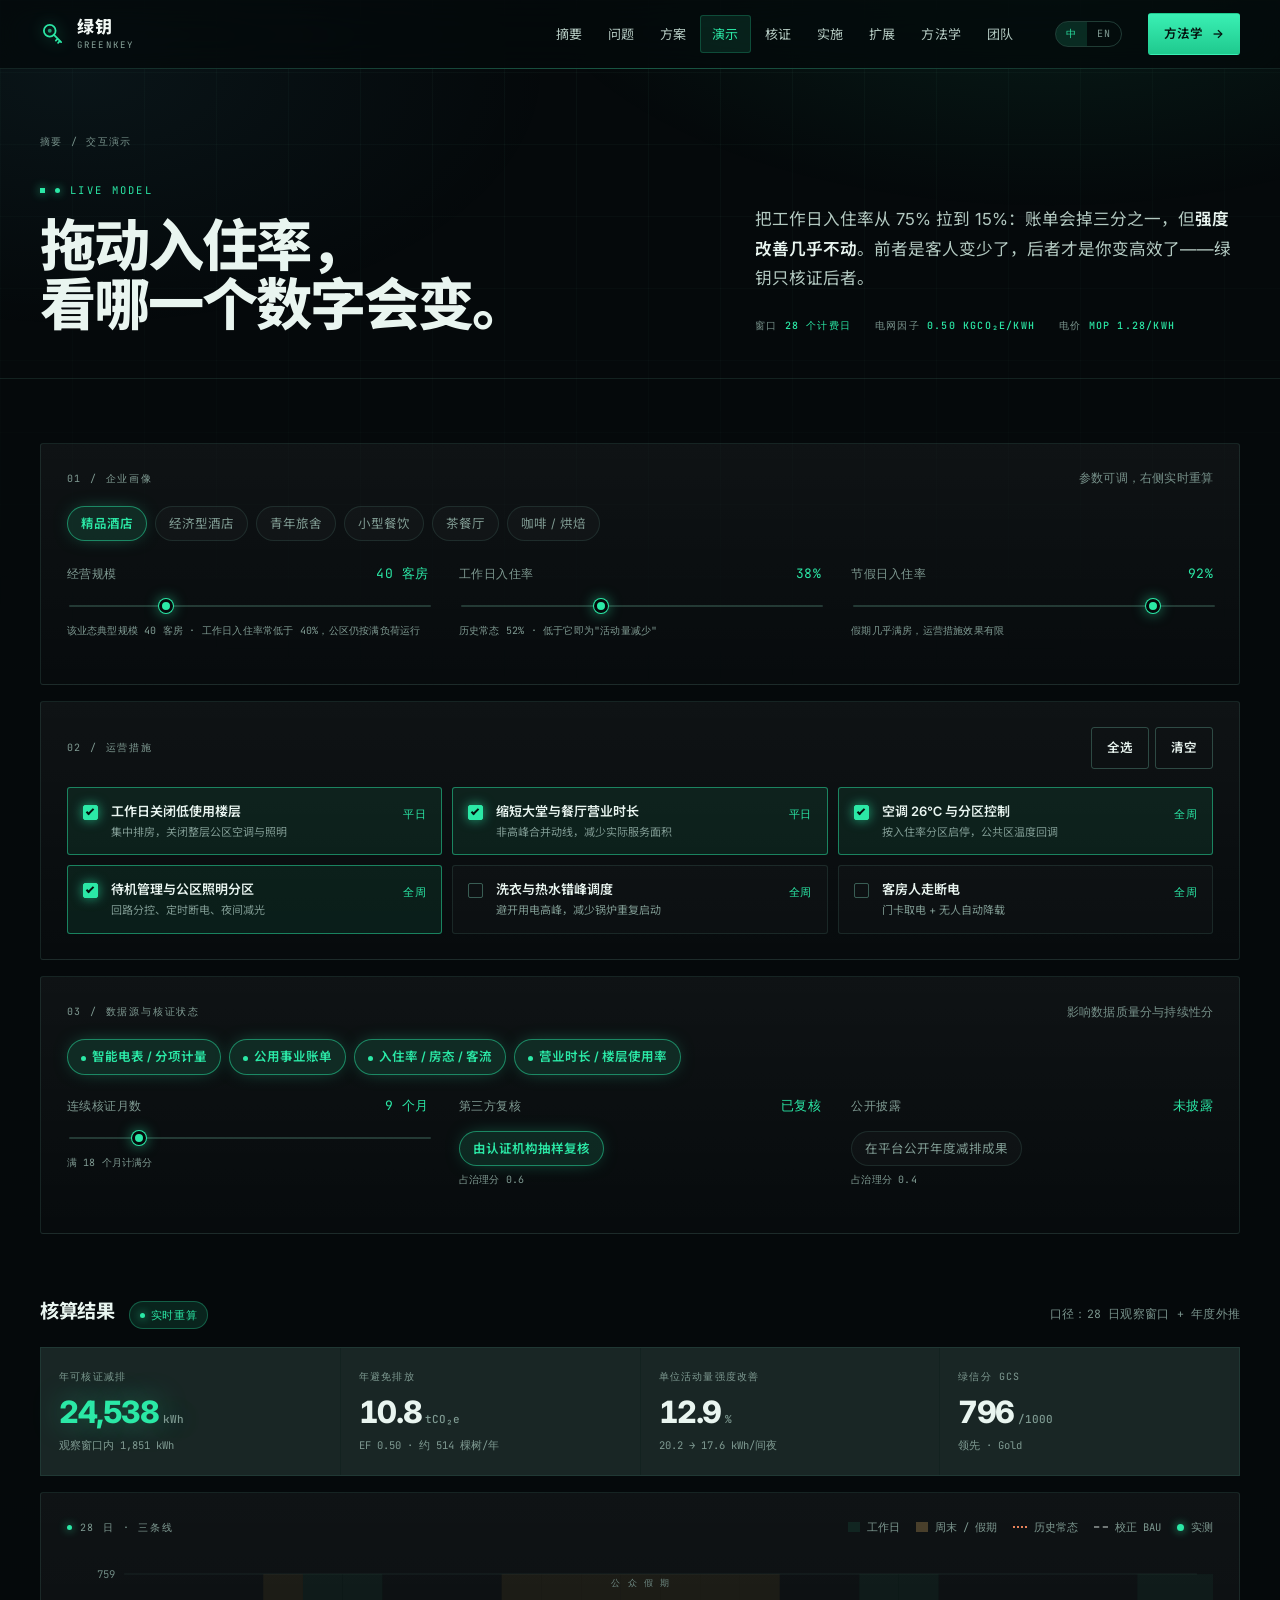
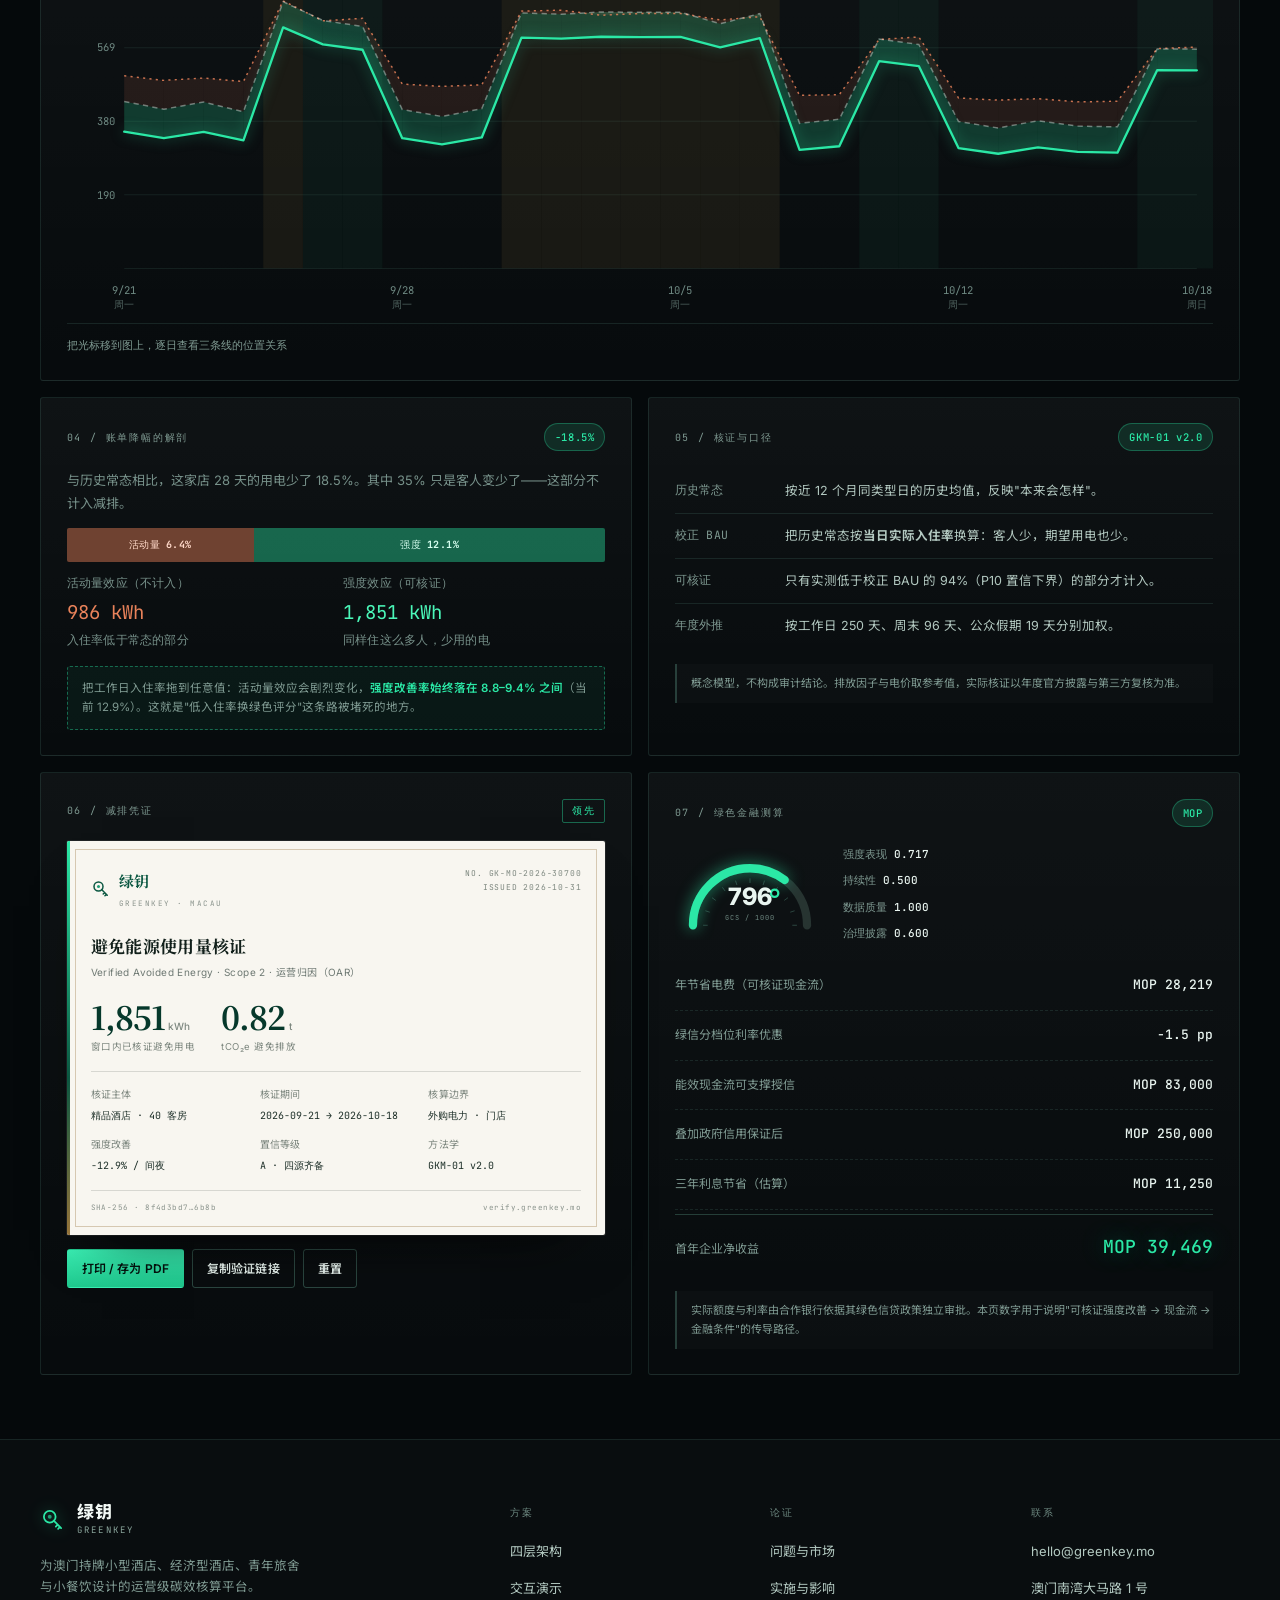
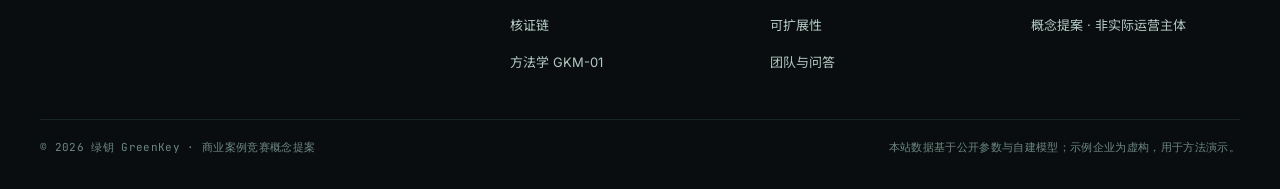
<file: demo.html>
<!doctype html>
<html lang="zh-Hans">
<head>
<meta charset="utf-8">
<meta name="viewport" content="width=device-width, initial-scale=1">
<title>交互演示 · 28 日双基线核算 | 绿钥 GreenKey</title>
<meta name="description" content="选择业态、调整工作日入住率、勾选运营措施，实时看到历史常态基线、入住率校正 BAU、活动量效应与可核证减排的分拆。">
<meta property="og:type" content="website">
<meta property="og:site_name" content="绿钥 GreenKey">
<meta property="og:locale" content="zh_Hans">
<meta property="og:locale:alternate" content="en">
<meta property="og:title" content="交互演示 · 28 日双基线核算 | 绿钥 GreenKey">
<meta property="og:description" content="选择业态、调整工作日入住率、勾选运营措施，实时看到历史常态基线、入住率校正 BAU、活动量效应与可核证减排的分拆。">
<meta name="twitter:card" content="summary_large_image">
<meta name="theme-color" content="#07110e">
<link rel="icon" href="data:image/svg+xml,%3Csvg xmlns='http://www.w3.org/2000/svg' viewBox='0 0 32 32'%3E%3Crect width='32' height='32' fill='%23070d10'/%3E%3Ccircle cx='12' cy='12' r='7' fill='none' stroke='%232be8a6' stroke-width='2.4'/%3E%3Cpath d='M17 17l9 9M22 22l-2.4 2.4M25 25l-2.4 2.4' stroke='%232be8a6' stroke-width='2.4' stroke-linecap='round'/%3E%3C/svg%3E">
<link rel="preconnect" href="https://fonts.googleapis.com">
<link rel="preconnect" href="https://fonts.gstatic.com" crossorigin>
<link href="https://fonts.googleapis.com/css2?family=Inter:wght@400;500;600;700;800&family=JetBrains+Mono:wght@400;500&family=Noto+Sans+SC:wght@400;500;700;800;900&family=Noto+Serif+SC:wght@700&display=swap" rel="stylesheet">
<link rel="stylesheet" href="assets/styles.css">
<link rel="stylesheet" href="assets/boot.css">
<noscript><style>[data-reveal]{opacity:1 !important;transform:none !important}</style></noscript>
<script>(function () {
  var d = document.documentElement;
  try {
    var p = new URLSearchParams(location.search);
    if (p.get("lang") === "en") localStorage.setItem("gk_lang", "en");
    if (p.get("lang") === "zh") localStorage.setItem("gk_lang", "zh");
    if (localStorage.getItem("gk_lang") === "en") {
      d.classList.add("i18n-pending");
      setTimeout(function () { d.classList.remove("i18n-pending"); }, 3000);
    }
  } catch (e) {}
  try {
    var q = new URLSearchParams(location.search);
    if (q.get("boot") === "0") return;
    var seen = false;
    try { seen = sessionStorage.getItem("gk_boot") === "1"; } catch (e) {}
    if (seen && q.get("boot") !== "1") return;
    d.classList.add("boot");
    setTimeout(function () { if (!window.__GK_BOOT_DONE__) d.classList.remove("boot"); }, 3500);
  } catch (e) {}
})();</script>
<script src="assets/lang/en-1.js" defer></script>
<script src="assets/lang/en-2.js" defer></script>
<script src="assets/lang/en-3.js" defer></script>
<script src="assets/lang/en-4.js" defer></script>
<script src="assets/i18n.js" defer></script>
<script src="assets/boot.js" defer></script>
</head>
<body class="is-dark">
<div class="progress"><div class="progress__bar"></div></div>

<header class="nav">
  <div class="wrap nav__inner">
    <a class="brand" href="index.html" aria-label="绿钥 GreenKey 首页">
      <svg class="brand__mark" viewBox="0 0 32 32" aria-hidden="true" style="color:#2be8a6">
        <circle cx="12" cy="12" r="7.2" fill="none" stroke="currentColor" stroke-width="2.2"/>
        <circle cx="12" cy="12" r="2.4" fill="#1f9d76"/>
        <path d="M16.9 16.9 26 26M21.8 21.8l-2.3 2.3M24.6 24.6l-2.3 2.3" stroke="currentColor" stroke-width="2.2" stroke-linecap="round"/>
      </svg>
      <span class="brand__text"><strong style="color:#f2f8f5">绿钥</strong><em style="color:#8ba69d">GreenKey</em></span>
    </a>
    <nav class="nav__links" id="navLinks" aria-label="主导航">
      <a href="index.html">摘要</a>
      <a href="problem.html">问题</a>
      <a href="platform.html">方案</a>
      <a href="demo.html" aria-current="page">演示</a>
      <a href="verify.html">核证</a>
      <a href="impact.html">实施</a>
      <a href="business.html">扩展</a>
      <a href="methodology.html">方法学</a>
      <a href="team.html">团队</a>
    </nav>
    <a class="btn btn--mint btn--sm nav__cta" href="methodology.html">方法学 <span class="arw">→</span></a>
    <button class="nav__toggle" aria-label="展开菜单" aria-expanded="false" aria-controls="navLinks"><span></span></button>
  </div>
</header>

<main class="console">

<section class="page-head">
  <div class="wrap">
    <div class="crumbs" style="color:var(--dk-muted)"><a href="index.html">摘要</a> <span>/</span> <span>交互演示</span></div>
    <div class="grid g-7-5" style="align-items:end">
      <div>
        <span class="eyebrow"><span class="dot dot--live"></span> Live Model</span>
        <h1 class="h1" style="max-width:24ch">拖动入住率，<br>看哪一个数字会变。</h1>
      </div>
      <div>
        <p class="lede">
          把工作日入住率从 75% 拉到 15%：账单会掉三分之一，但<strong>强度改善几乎不动</strong>。前者是客人变少了，后者才是你变高效了——绿钥只核证后者。
        </p>
        <div class="page-head__meta" style="color:var(--dk-muted)">
          <span>窗口 <b style="color:#2be8a6">28 个计费日</b></span>
          <span>电网因子 <b style="color:#2be8a6">0.50 kgCO₂e/kWh</b></span>
          <span>电价 <b style="color:#2be8a6">MOP 1.28/kWh</b></span>
        </div>
      </div>
    </div>
  </div>
</section>

<section class="section section--tight">
  <div class="wrap">

    <!-- 输入 -->
    <div class="grid" style="gap:16px">
      <div class="panel">
        <div class="panel__head">
          <div class="panel__title">01 / 企业画像</div>
          <span class="tiny mono" style="color:var(--dk-muted)">参数可调，右侧实时重算</span>
        </div>
        <div class="chips" id="typeChips"></div>
        <div class="input-row" style="margin-top:22px">
          <div class="field">
            <div class="field__label"><span>经营规模</span><span class="field__value" id="capVal">40 间客房</span></div>
            <input type="range" id="cap" min="12" max="120" step="1" value="40" aria-label="经营规模">
            <div class="hint" id="capHint"></div>
          </div>
          <div class="field">
            <div class="field__label"><span>工作日入住率</span><span class="field__value" id="occWVal">38%</span></div>
            <input type="range" id="occW" min="15" max="75" step="1" value="38" aria-label="工作日入住率">
            <div class="hint">历史常态 <span id="normW">52%</span> · 低于它即为"活动量减少"</div>
          </div>
          <div class="field">
            <div class="field__label"><span>节假日入住率</span><span class="field__value" id="occHVal">92%</span></div>
            <input type="range" id="occH" min="50" max="100" step="1" value="92" aria-label="节假日入住率">
            <div class="hint">假期几乎满房，运营措施效果有限</div>
          </div>
        </div>
      </div>

      <div class="panel">
        <div class="panel__head">
          <div class="panel__title">02 / 运营措施</div>
          <div style="display:flex;gap:6px;align-items:center">
            <button class="btn btn--sm" id="btnAll" style="--bg:transparent;--bd:var(--dk-line-2);--fg:#e9f5f0">全选</button>
            <button class="btn btn--sm" id="btnNone" style="--bg:transparent;--bd:var(--dk-line-2);--fg:#e9f5f0">清空</button>
          </div>
        </div>
        <div class="measure-grid" id="measureGrid"></div>
      </div>

      <div class="panel">
        <div class="panel__head">
          <div class="panel__title">03 / 数据源与核证状态</div>
          <span class="tiny mono" style="color:var(--dk-muted)">影响数据质量分与持续性分</span>
        </div>
        <div class="src-row" id="srcRow"></div>
        <div class="input-row" style="margin-top:20px">
          <div class="field">
            <div class="field__label"><span>连续核证月数</span><span class="field__value" id="monthsVal">9 个月</span></div>
            <input type="range" id="months" min="3" max="36" step="3" value="9" aria-label="连续核证月数">
            <div class="hint">满 18 个月计满分</div>
          </div>
          <div class="field">
            <div class="field__label"><span>第三方复核</span><span class="field__value" id="tpVal">已复核</span></div>
            <button class="chip" id="tpToggle" aria-pressed="true" style="margin-top:4px">由认证机构抽样复核</button>
            <div class="hint">占治理分 0.6</div>
          </div>
          <div class="field">
            <div class="field__label"><span>公开披露</span><span class="field__value" id="dsVal">未披露</span></div>
            <button class="chip" id="dsToggle" aria-pressed="false" style="margin-top:4px">在平台公开年度减排成果</button>
            <div class="hint">占治理分 0.4</div>
          </div>
        </div>
      </div>
    </div>

    <!-- 结果 -->
    <div class="result-head" style="margin-top:clamp(40px,5vw,64px)">
      <div style="display:flex;align-items:baseline;gap:14px;flex-wrap:wrap">
        <h2 class="h3">核算结果</h2>
        <span class="tag tag--dark"><span class="dot dot--live"></span> 实时重算</span>
      </div>
      <span class="tiny mono" style="color:var(--dk-muted)">口径：28 日观察窗口 + 年度外推</span>
    </div>

    <div class="kpis">
      <div class="kpi kpi--hi">
        <div class="kpi__label">年可核证减排</div>
        <div class="kpi__num"><span id="kpiKwh">24,133</span><small>kWh</small></div>
        <div class="kpi__sub">观察窗口内 <span id="kpiWin">2,827</span> kWh</div>
      </div>
      <div class="kpi">
        <div class="kpi__label">年避免排放</div>
        <div class="kpi__num"><span id="kpiTco2">10.6</span><small>tCO₂e</small></div>
        <div class="kpi__sub">EF 0.50 · 约 <span id="kpiTrees">895</span> 棵树/年</div>
      </div>
      <div class="kpi">
        <div class="kpi__label">单位活动量强度改善</div>
        <div class="kpi__num"><span id="kpiGain">9.1</span><small>%</small></div>
        <div class="kpi__sub"><span id="kpiInt">20.2 → 17.6</span> kWh/间夜</div>
      </div>
      <div class="kpi">
        <div class="kpi__label">绿信分 GCS</div>
        <div class="kpi__num"><span id="kpiScore">796</span><small>/1000</small></div>
        <div class="kpi__sub"><span id="kpiTier">稳健 · Silver</span></div>
      </div>
    </div>

    <!-- 图表 -->
    <div class="panel" style="margin-top:16px">
      <div class="panel__head">
        <div class="panel__title"><span class="dot"></span> 28 日 · 三条线</div>
        <div class="legend legend--chart" style="font-size:10.5px;gap:6px 16px">
          <span><i class="bandW" style="background:rgba(43,232,166,.09)"></i>工作日</span>
          <span><i class="bandH" style="background:rgba(226,178,105,.28)"></i>周末 / 假期</span>
          <span><i class="exp"></i>历史常态</span>
          <span><i class="dash" style="border-color:rgba(233,245,240,.45)"></i>校正 BAU</span>
          <span><i class="dot" style="background:#2be8a6"></i>实测</span>
        </div>
      </div>
      <div class="chart-shell">
        <svg id="dayChart" height="340" role="img" aria-label="28 日三条基线对比图"></svg>
        <div class="chart-readout" id="chartReadout">
          <span>把光标移到图上，逐日查看三条线的位置关系</span>
        </div>
      </div>
    </div>

    <!-- 分解 -->
    <div class="grid g2" style="margin-top:16px;gap:16px">
      <div class="panel">
        <div class="panel__head">
          <div class="panel__title">04 / 账单降幅的解剖</div>
          <span class="tag tag--dark" id="dropTag">−18.9%</span>
        </div>
        <p class="small" style="color:var(--dk-muted);margin-bottom:14px" id="dropText">
          与历史常态相比，这家店的用电少了 18.9%。但其中一半只是客人变少了。
        </p>
        <div class="effect-bar" style="margin-bottom:12px">
          <span class="act" id="barAct" style="width:50%">活动量 <b style="margin-left:6px" id="barActN">9.4%</b></span>
          <span class="eff" id="barEff" style="width:50%">强度 <b style="margin-left:6px" id="barEffN">9.4%</b></span>
        </div>
        <div class="grid g2" style="gap:14px">
          <div>
            <div class="tiny mono" style="color:var(--dk-muted)">活动量效应（不计入）</div>
            <div class="mono" style="font-size:19px;color:#e8825a;margin-top:4px" id="actEff">4,657 kWh</div>
            <div class="tiny mono" style="color:var(--dk-muted);margin-top:2px">入住率低于常态的部分</div>
          </div>
          <div>
            <div class="tiny mono" style="color:var(--dk-muted)">强度效应（可核证）</div>
            <div class="mono" style="font-size:19px;color:var(--mint-hi);margin-top:4px" id="effEff">2,827 kWh</div>
            <div class="tiny mono" style="color:var(--dk-muted);margin-top:2px">同样住这么多人，少用的电</div>
          </div>
        </div>
        <div class="invariant" style="margin-top:16px">
          把工作日入住率拖到任意值：活动量效应会剧烈变化，<b>强度改善率始终落在 8.8–9.4% 之间</b>（当前 <span id="invGain">9.1%</span>）。这就是"低入住率换绿色评分"这条路被堵死的地方。
        </div>
      </div>

      <div class="panel">
        <div class="panel__head">
          <div class="panel__title">05 / 核证与口径</div>
          <span class="tag tag--dark">GKM-01 v2.0</span>
        </div>
        <div class="kv kv--dark">
          <div class="kv__row"><span class="kv__k">历史常态</span><span>按近 12 个月同类型日的历史均值，反映"本来会怎样"。</span></div>
          <div class="kv__row"><span class="kv__k">校正 BAU</span><span>把历史常态按<strong>当日实际入住率</strong>换算：客人少，期望用电也少。</span></div>
          <div class="kv__row"><span class="kv__k">可核证</span><span>只有实测低于校正 BAU 的 94%（P10 置信下界）的部分才计入。</span></div>
          <div class="kv__row"><span class="kv__k">年度外推</span><span>按工作日 250 天、周末 96 天、公众假期 19 天分别加权。</span></div>
        </div>
        <div class="caveat" style="margin-top:16px">
          概念模型，不构成审计结论。排放因子与电价取参考值，实际核证以年度官方披露与第三方复核为准。
        </div>
      </div>
    </div>

    <!-- 凭证 + 金融 -->
    <div class="grid g2" style="margin-top:16px;gap:16px">
      <div class="panel">
        <div class="panel__head">
          <div class="panel__title">06 / 减排凭证</div>
          <span class="tier-badge" id="certTier">稳健</span>
        </div>
        <div class="cert-wrap">
          <div class="cert" id="cert">
            <div class="cert__head">
              <div class="cert__brand">
                <svg viewBox="0 0 32 32" aria-hidden="true">
                  <circle cx="12" cy="12" r="7.2" fill="none" stroke="#0b5741" stroke-width="2.4"/>
                  <circle cx="12" cy="12" r="2.4" fill="#1f9d76"/>
                  <path d="M16.9 16.9 26 26M21.8 21.8l-2.3 2.3M24.6 24.6l-2.3 2.3" stroke="#0b5741" stroke-width="2.4" stroke-linecap="round"/>
                </svg>
                <div><b>绿钥</b><span>GREENKEY · MACAU</span></div>
              </div>
              <div class="cert__no">
                NO. <span id="certNo">GK-MO-2026-30700</span><br>
                ISSUED 2026-10-31
              </div>
            </div>
            <div class="cert__t">避免能源使用量核证</div>
            <div class="cert__sub">Verified Avoided Energy · Scope 2 · 运营归因（OAR）</div>
            <div class="cert__figure">
              <div><b><span id="certKwh">2,827</span><small>kWh</small></b><span>窗口内已核证避免用电</span></div>
              <div><b><span id="certTco2">1.41</span><small>t</small></b><span>tCO₂e 避免排放</span></div>
            </div>
            <dl class="cert__grid">
              <div><dt>核证主体</dt><dd id="certEntity">精品酒店 · 40 间客房</dd></div>
              <div><dt>核证期间</dt><dd id="certPeriod">2026-09-21 → 2026-10-18</dd></div>
              <div><dt>核算边界</dt><dd>外购电力 · 门店</dd></div>
              <div><dt>强度改善</dt><dd id="certGain">−12.9% / 间夜</dd></div>
              <div><dt>置信等级</dt><dd id="certConf">A · 四源齐备</dd></div>
              <div><dt>方法学</dt><dd>GKM-01 v2.0</dd></div>
            </dl>
            <div class="cert__foot">
              <span>SHA-256 · <span id="certHash">f8a71ada…84f4</span></span>
              <span>verify.greenkey.mo</span>
            </div>
          </div>
        </div>
        <div class="cert-actions">
          <button class="btn btn--mint btn--sm" id="btnPrint">打印 / 存为 PDF</button>
          <button class="btn btn--sm" id="btnCopy" style="--bg:transparent;--bd:var(--dk-line-2);--fg:#e9f5f0">复制验证链接</button>
          <button class="btn btn--sm" id="btnReset" style="--bg:transparent;--bd:var(--dk-line-2);--fg:#e9f5f0">重置</button>
        </div>
      </div>

      <div class="panel">
        <div class="panel__head">
          <div class="panel__title">07 / 绿色金融测算</div>
          <span class="tag tag--dark">MOP</span>
        </div>
        <div class="gauge-wrap" style="margin-bottom:18px">
          <svg class="gauge" id="gaugeSvg" viewBox="0 0 150 100" role="img" aria-label="绿信分仪表"></svg>
          <div class="gauge-legend">
            <div>强度表现 <b id="p1">0.506</b></div>
            <div>持续性 <b id="p2">0.500</b></div>
            <div>数据质量 <b id="p3">1.000</b></div>
            <div>治理披露 <b id="p4">0.600</b></div>
          </div>
        </div>
        <div class="fin-row"><span>年节省电费（可核证现金流）</span><b id="finCash">MOP 27,753</b></div>
        <div class="fin-row"><span>绿信分档位利率优惠</span><b id="finRate">−1.4 pp</b></div>
        <div class="fin-row"><span>能效现金流可支撑授信</span><b id="finLoan">MOP 137,000</b></div>
        <div class="fin-row"><span>叠加政府信用保证后</span><b id="finGuar">MOP 410,000</b></div>
        <div class="fin-row"><span>三年利息节省（估算）</span><b id="finInterest">MOP 17,220</b></div>
        <div class="fin-row fin-row--total"><span>首年企业净收益</span><b id="finTotal">MOP 65,363</b></div>
        <div class="caveat" style="margin-top:16px">
          实际额度与利率由合作银行依据其绿色信贷政策独立审批。本页数字用于说明"可核证强度改善 → 现金流 → 金融条件"的传导路径。
        </div>
      </div>
    </div>

  </div>
</section>

</main>

<footer class="footer">
  <div class="wrap footer__grid">
    <div>
      <a class="brand" href="index.html">
        <svg class="brand__mark" viewBox="0 0 32 32" aria-hidden="true" style="color:#2be8a6">
          <circle cx="12" cy="12" r="7.2" fill="none" stroke="currentColor" stroke-width="2.2"/>
          <circle cx="12" cy="12" r="2.4" fill="#1f9d76"/>
          <path d="M16.9 16.9 26 26M21.8 21.8l-2.3 2.3M24.6 24.6l-2.3 2.3" stroke="currentColor" stroke-width="2.2" stroke-linecap="round"/>
        </svg>
        <span class="brand__text"><strong style="color:#f2f8f5">绿钥</strong><em style="color:#8ba69d">GreenKey</em></span>
      </a>
      <p class="footer__desc">为澳门持牌小型酒店、经济型酒店、青年旅舍与小餐饮设计的运营级碳效核算平台。</p>
    </div>
    <div>
      <h5>方案</h5>
      <ul>
        <li><a href="platform.html">四层架构</a></li>
        <li><a href="demo.html">交互演示</a></li>
        <li><a href="verify.html">核证链</a></li>
        <li><a href="methodology.html">方法学 GKM-01</a></li>
      </ul>
    </div>
    <div>
      <h5>论证</h5>
      <ul>
        <li><a href="problem.html">问题与市场</a></li>
        <li><a href="impact.html">实施与影响</a></li>
        <li><a href="business.html">可扩展性</a></li>
        <li><a href="team.html">团队与问答</a></li>
      </ul>
    </div>
    <div>
      <h5>联系</h5>
      <ul>
        <li><a href="mailto:hello@greenkey.mo">hello@greenkey.mo</a></li>
        <li><span class="small muted">澳门南湾大马路 1 号</span></li>
        <li><span class="small muted">概念提案 · 非实际运营主体</span></li>
      </ul>
    </div>
  </div>
  <div class="wrap footer__base">
    <span>© <span data-year>2026</span> 绿钥 GreenKey · 商业案例竞赛概念提案</span>
    <span>本站数据基于公开参数与自建模型；示例企业为虚构，用于方法演示。</span>
  </div>
</footer>

<script src="assets/model.js"></script>
<script src="assets/app.js"></script>
<script src="assets/demo.js"></script>
</body>
</html>
</file>
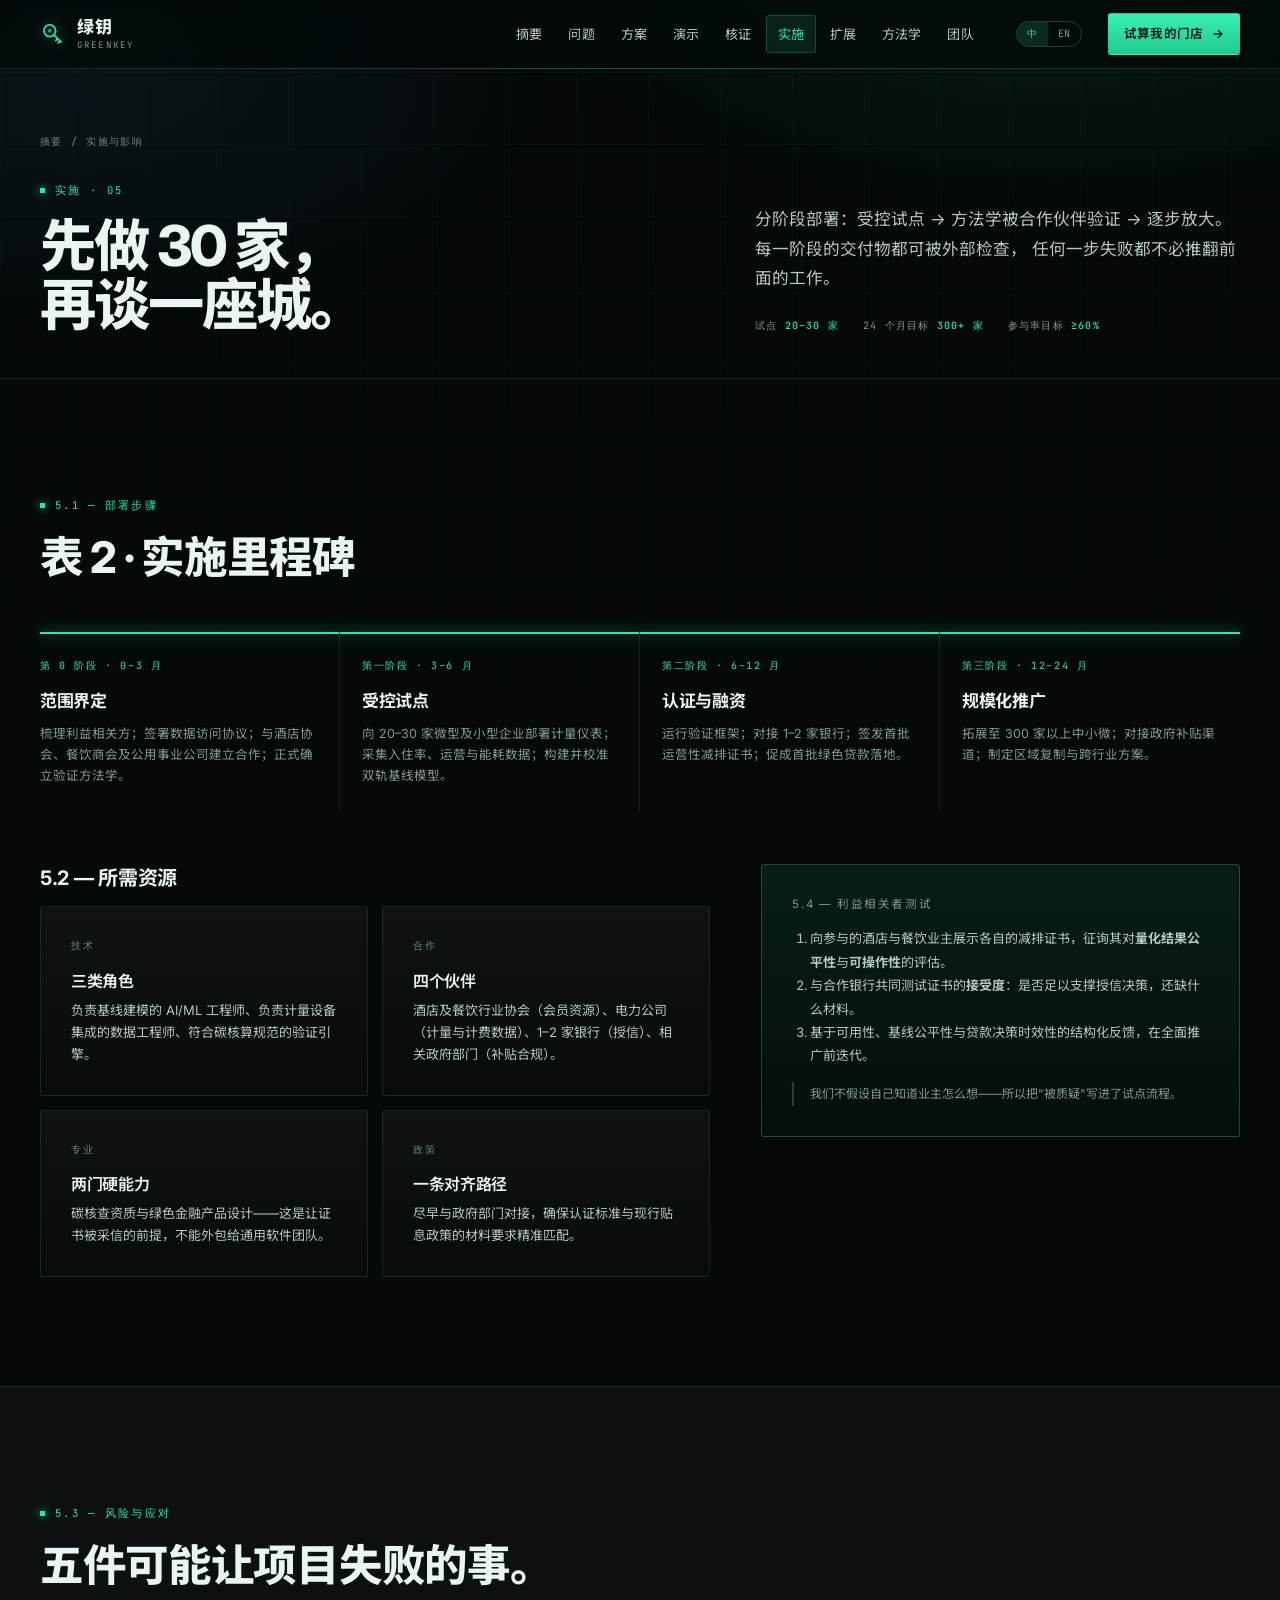
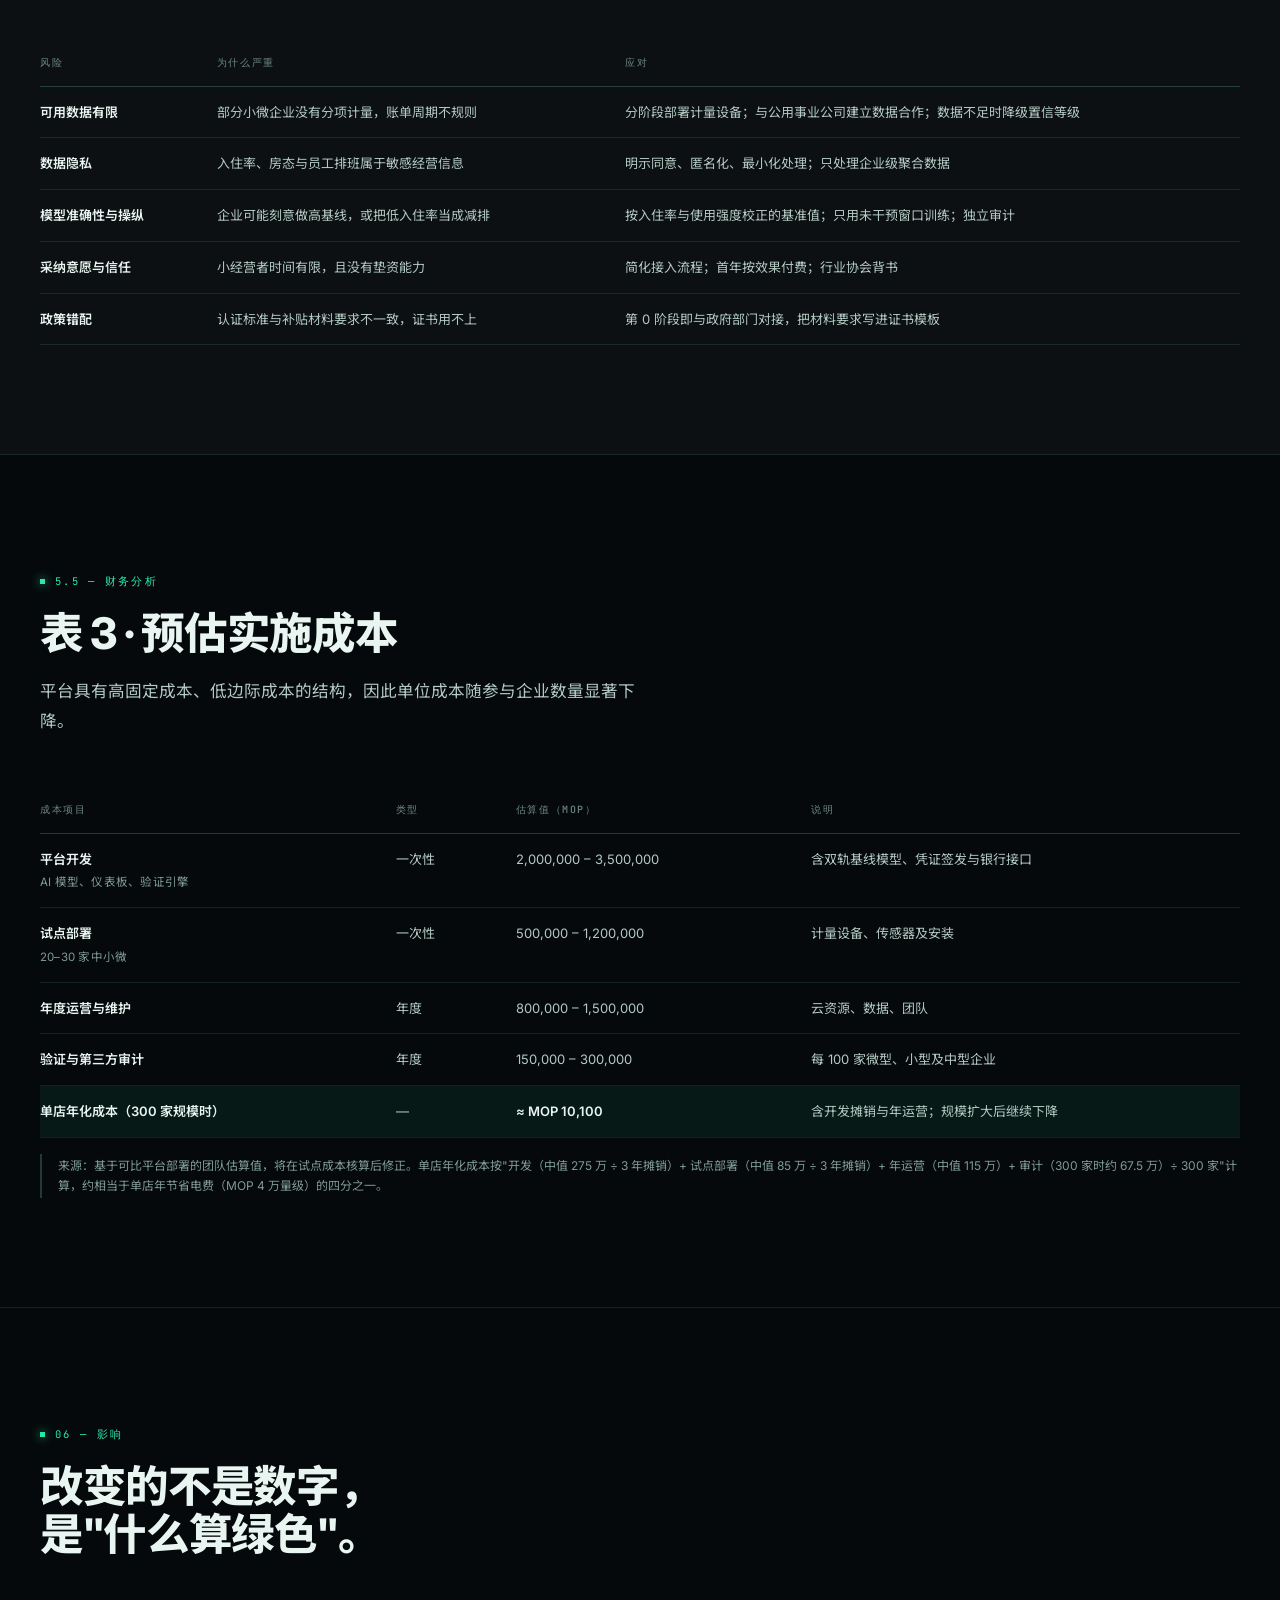
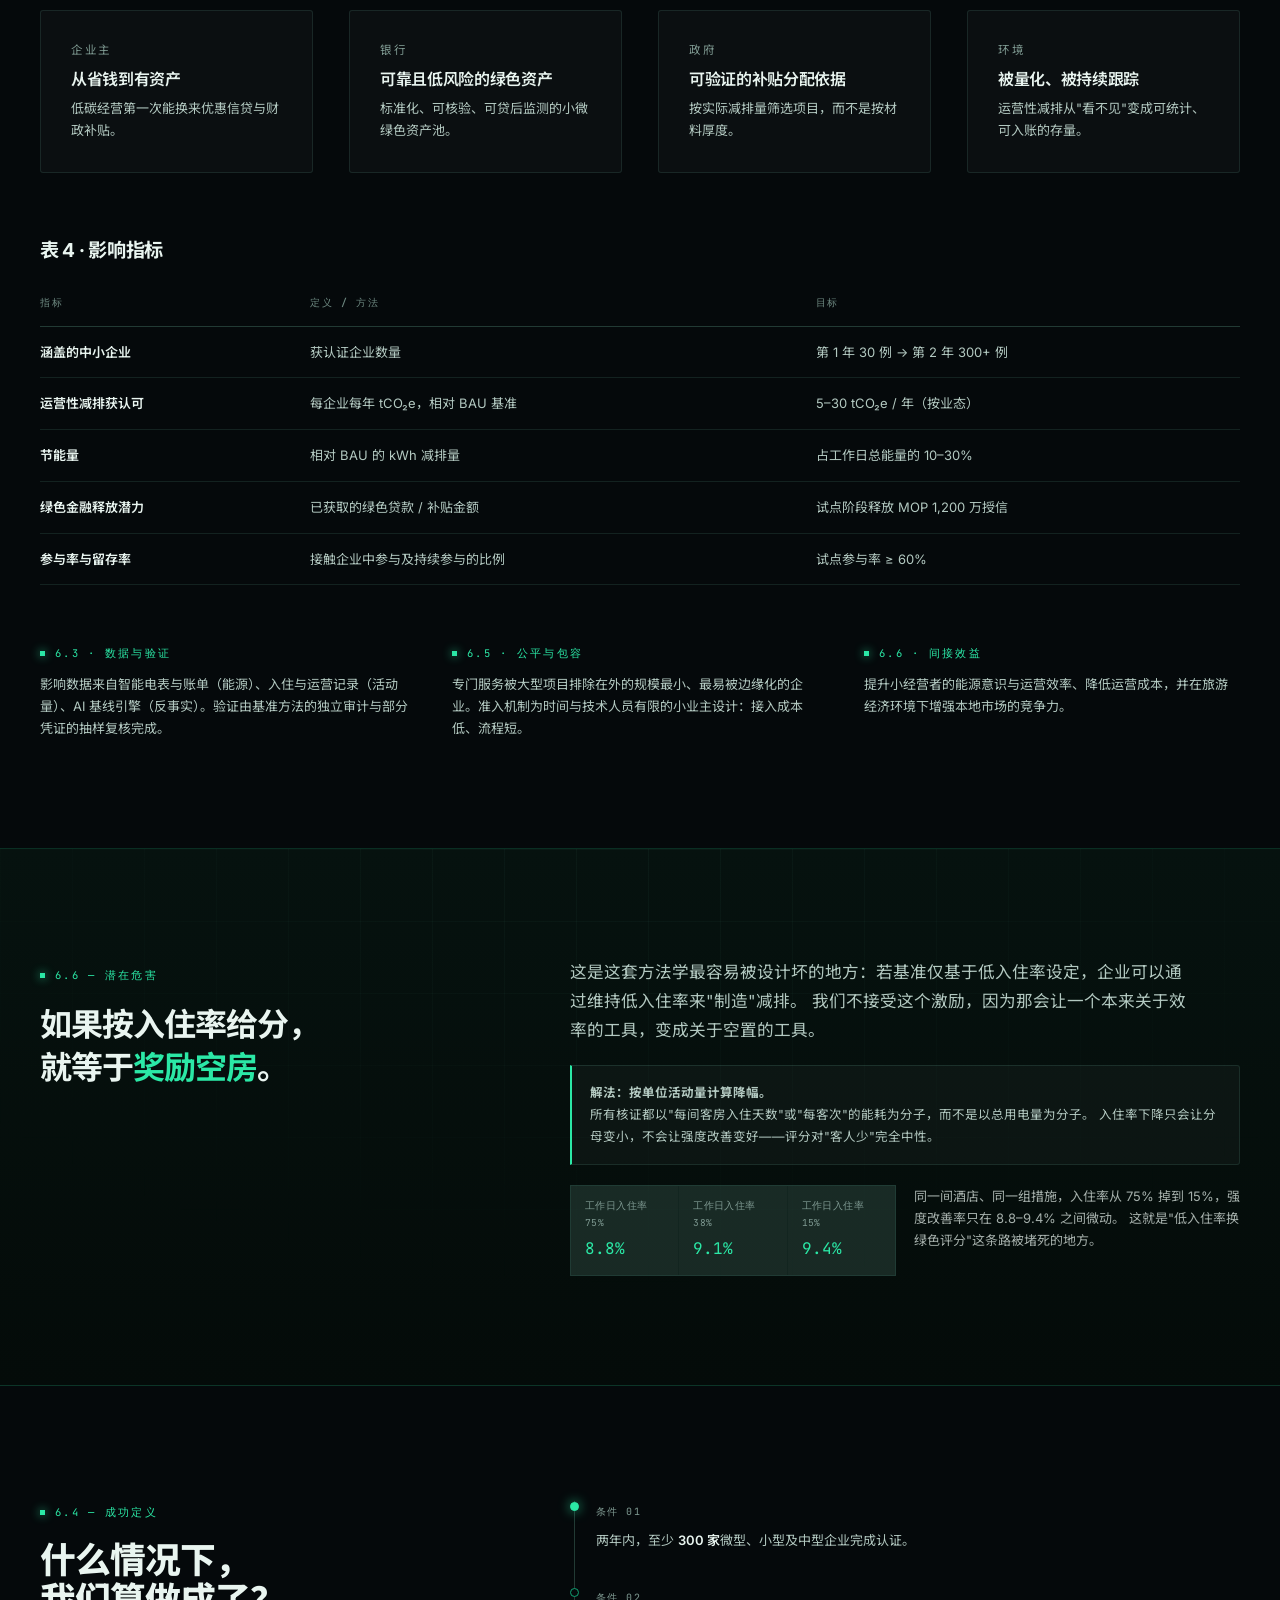
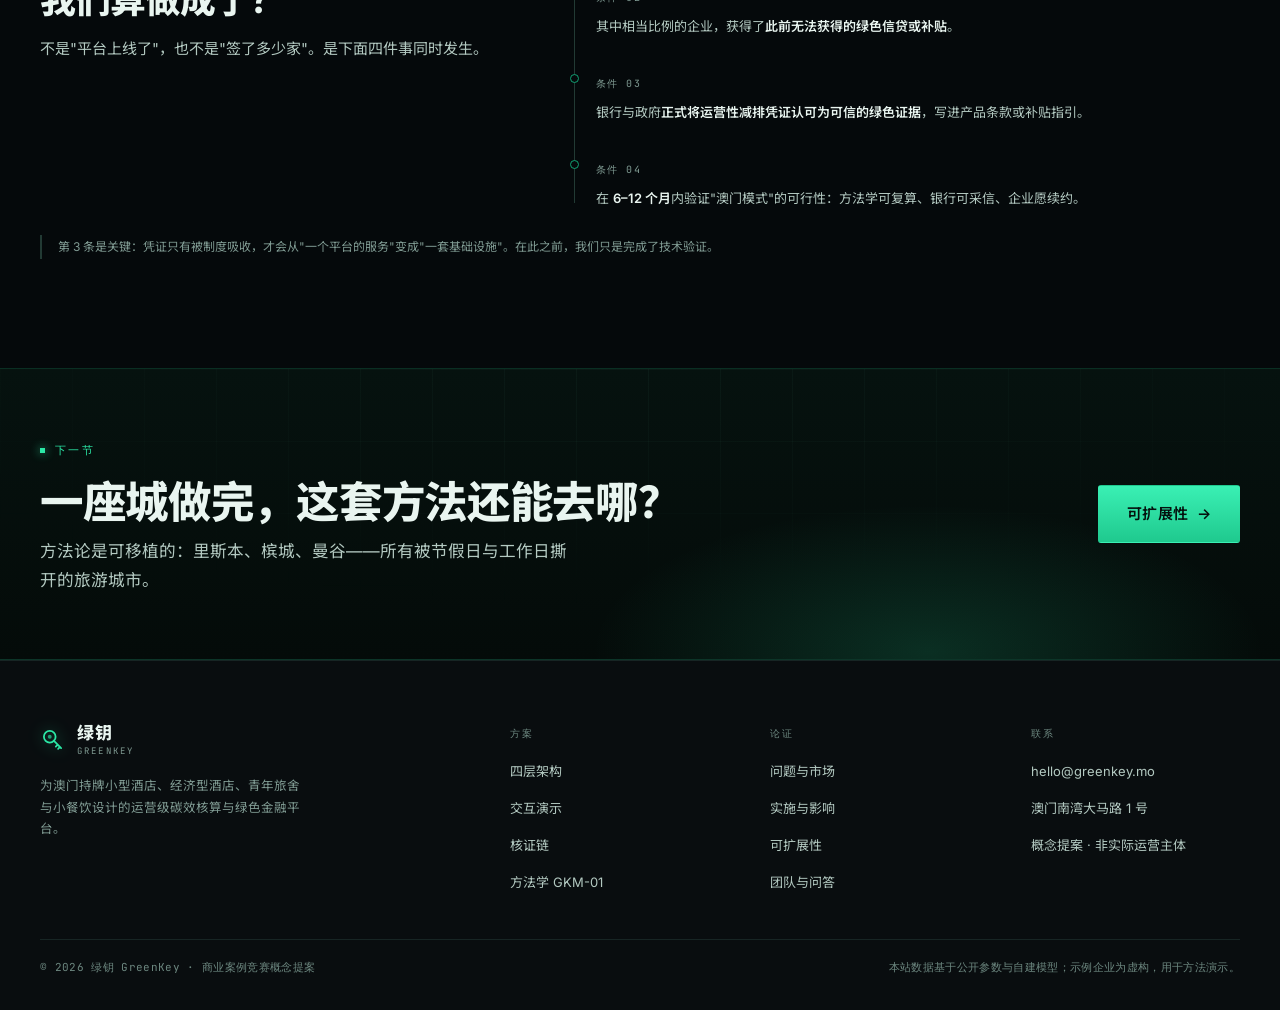
<file: impact.html>
<!doctype html>
<html lang="zh-Hans">
<head>
<meta charset="utf-8">
<meta name="viewport" content="width=device-width, initial-scale=1">
<title>实施计划与影响 · 里程碑、成本与成功定义 | 绿钥 GreenKey</title>
<meta name="description" content="绿钥的分阶段实施计划、所需资源、风险应对、影响指标、成本估算与成功定义。">
<meta property="og:type" content="website">
<meta property="og:site_name" content="绿钥 GreenKey">
<meta property="og:locale" content="zh_Hans">
<meta property="og:locale:alternate" content="en">
<meta property="og:title" content="实施计划与影响 · 里程碑、成本与成功定义 | 绿钥 GreenKey">
<meta property="og:description" content="绿钥的分阶段实施计划、所需资源、风险应对、影响指标、成本估算与成功定义。">
<meta name="twitter:card" content="summary_large_image">
<meta name="theme-color" content="#05090b">
<link rel="icon" href="data:image/svg+xml,%3Csvg xmlns='http://www.w3.org/2000/svg' viewBox='0 0 32 32'%3E%3Crect width='32' height='32' fill='%23070d10'/%3E%3Ccircle cx='12' cy='12' r='7' fill='none' stroke='%232be8a6' stroke-width='2.4'/%3E%3Cpath d='M17 17l9 9M22 22l-2.4 2.4M25 25l-2.4 2.4' stroke='%232be8a6' stroke-width='2.4' stroke-linecap='round'/%3E%3C/svg%3E">
<link rel="preconnect" href="https://fonts.googleapis.com">
<link rel="preconnect" href="https://fonts.gstatic.com" crossorigin>
<link href="https://fonts.googleapis.com/css2?family=Inter:wght@400;500;600;700;800&family=JetBrains+Mono:wght@400;500&family=Noto+Sans+SC:wght@400;500;700;800;900&family=Noto+Serif+SC:wght@700&display=swap" rel="stylesheet">
<link rel="stylesheet" href="assets/styles.css">
<link rel="stylesheet" href="assets/boot.css">
<noscript><style>[data-reveal]{opacity:1 !important;transform:none !important}</style></noscript>
<script>(function () {
  var d = document.documentElement;
  try {
    var p = new URLSearchParams(location.search);
    if (p.get("lang") === "en") localStorage.setItem("gk_lang", "en");
    if (p.get("lang") === "zh") localStorage.setItem("gk_lang", "zh");
    if (localStorage.getItem("gk_lang") === "en") {
      d.classList.add("i18n-pending");
      setTimeout(function () { d.classList.remove("i18n-pending"); }, 3000);
    }
  } catch (e) {}
  try {
    var q = new URLSearchParams(location.search);
    if (q.get("boot") === "0") return;
    var seen = false;
    try { seen = sessionStorage.getItem("gk_boot") === "1"; } catch (e) {}
    if (seen && q.get("boot") !== "1") return;
    d.classList.add("boot");
    setTimeout(function () { if (!window.__GK_BOOT_DONE__) d.classList.remove("boot"); }, 3500);
  } catch (e) {}
})();</script>
<script src="assets/lang/en-1.js" defer></script>
<script src="assets/lang/en-2.js" defer></script>
<script src="assets/lang/en-3.js" defer></script>
<script src="assets/lang/en-4.js" defer></script>
<script src="assets/i18n.js" defer></script>
<script src="assets/boot.js" defer></script>
</head>
<body>
<div class="progress"><div class="progress__bar"></div></div>

<header class="nav">
  <div class="wrap nav__inner">
    <a class="brand" href="index.html" aria-label="绿钥 GreenKey 首页">
      <svg class="brand__mark" viewBox="0 0 32 32" aria-hidden="true" style="color:#2be8a6">
        <circle cx="12" cy="12" r="7.2" fill="none" stroke="currentColor" stroke-width="2.2"/>
        <circle cx="12" cy="12" r="2.4" fill="#1f9d76"/>
        <path d="M16.9 16.9 26 26M21.8 21.8l-2.3 2.3M24.6 24.6l-2.3 2.3" stroke="currentColor" stroke-width="2.2" stroke-linecap="round"/>
      </svg>
      <span class="brand__text"><strong>绿钥</strong><em>GreenKey</em></span>
    </a>
    <nav class="nav__links" id="navLinks" aria-label="主导航">
      <a href="index.html">摘要</a>
      <a href="problem.html">问题</a>
      <a href="platform.html">方案</a>
      <a href="demo.html">演示</a>
      <a href="verify.html">核证</a>
      <a href="impact.html" aria-current="page">实施</a>
      <a href="business.html">扩展</a>
      <a href="methodology.html">方法学</a>
      <a href="team.html">团队</a>
    </nav>
    <a class="btn btn--sm nav__cta" href="demo.html">试算我的门店 <span class="arw">→</span></a>
    <button class="nav__toggle" aria-label="展开菜单" aria-expanded="false" aria-controls="navLinks"><span></span></button>
  </div>
</header>

<main>

<section class="page-head">
  <div class="wrap">
    <div class="crumbs"><a href="index.html">摘要</a> <span>/</span> <span>实施与影响</span></div>
    <div class="grid g-7-5" style="align-items:end">
      <div>
        <span class="eyebrow">实施 · 05</span>
        <h1 class="h1" style="max-width:20ch">先做 30 家，<br>再谈一座城。</h1>
      </div>
      <div>
        <p class="lede">
          分阶段部署：受控试点 → 方法学被合作伙伴验证 → 逐步放大。每一阶段的交付物都可被外部检查，
          任何一步失败都不必推翻前面的工作。
        </p>
        <div class="page-head__meta">
          <span>试点 <b>20–30 家</b></span>
          <span>24 个月目标 <b>300+ 家</b></span>
          <span>参与率目标 <b>≥60%</b></span>
        </div>
      </div>
    </div>
  </div>
</section>

<!-- 5.1 里程碑 -->
<section class="section">
  <div class="wrap">
    <div class="sec-head" data-reveal>
      <span class="eyebrow">5.1 — 部署步骤</span>
      <h2 class="h2">表 2 · 实施里程碑</h2>
    </div>

    <div class="flow" data-reveal>
      <div class="flow__item">
        <span class="flow__n">第 0 阶段 · 0–3 月</span>
        <div class="flow__t">范围界定</div>
        <div class="flow__d">梳理利益相关方；签署数据访问协议；与酒店协会、餐饮商会及公用事业公司建立合作；正式确立验证方法学。</div>
      </div>
      <div class="flow__item">
        <span class="flow__n">第一阶段 · 3–6 月</span>
        <div class="flow__t">受控试点</div>
        <div class="flow__d">向 20–30 家微型及小型企业部署计量仪表；采集入住率、运营与能耗数据；构建并校准双轨基线模型。</div>
      </div>
      <div class="flow__item">
        <span class="flow__n">第二阶段 · 6–12 月</span>
        <div class="flow__t">认证与融资</div>
        <div class="flow__d">运行验证框架；对接 1–2 家银行；签发首批运营性减排证书；促成首批绿色贷款落地。</div>
      </div>
      <div class="flow__item">
        <span class="flow__n">第三阶段 · 12–24 月</span>
        <div class="flow__t">规模化推广</div>
        <div class="flow__d">拓展至 300 家以上中小微；对接政府补贴渠道；制定区域复制与跨行业方案。</div>
      </div>
    </div>

    <div class="grid g-7-5" style="margin-top:clamp(32px,4vw,56px);gap:clamp(24px,4vw,56px);align-items:start" data-reveal>
      <div>
        <h3 class="h3" style="font-size:20px;margin-bottom:14px">5.2 — 所需资源</h3>
        <div class="grid g2" style="gap:14px">
          <div class="card">
            <div class="card__idx">技术</div>
            <h4 class="h4">三类角色</h4>
            <p class="small muted" style="margin-top:6px">负责基线建模的 AI/ML 工程师、负责计量设备集成的数据工程师、符合碳核算规范的验证引擎。</p>
          </div>
          <div class="card">
            <div class="card__idx">合作</div>
            <h4 class="h4">四个伙伴</h4>
            <p class="small muted" style="margin-top:6px">酒店及餐饮行业协会（会员资源）、电力公司（计量与计费数据）、1–2 家银行（授信）、相关政府部门（补贴合规）。</p>
          </div>
          <div class="card">
            <div class="card__idx">专业</div>
            <h4 class="h4">两门硬能力</h4>
            <p class="small muted" style="margin-top:6px">碳核查资质与绿色金融产品设计——这是让证书被采信的前提，不能外包给通用软件团队。</p>
          </div>
          <div class="card">
            <div class="card__idx">政策</div>
            <h4 class="h4">一条对齐路径</h4>
            <p class="small muted" style="margin-top:6px">尽早与政府部门对接，确保认证标准与现行贴息政策的材料要求精准匹配。</p>
          </div>
        </div>
      </div>
      <div class="card card--mint">
        <div class="tiny uc muted">5.4 — 利益相关者测试</div>
        <ol style="margin:14px 0 0;padding-left:18px;font-size:13px;line-height:1.8;color:var(--ink-2)">
          <li>向参与的酒店与餐饮业主展示各自的减排证书，征询其对<strong>量化结果公平性</strong>与<strong>可操作性</strong>的评估。</li>
          <li>与合作银行共同测试证书的<strong>接受度</strong>：是否足以支撑授信决策，还缺什么材料。</li>
          <li>基于可用性、基线公平性与贷款决策时效性的结构化反馈，在全面推广前迭代。</li>
        </ol>
        <p class="note" style="margin-top:14px">我们不假设自己知道业主怎么想——所以把"被质疑"写进了试点流程。</p>
      </div>
    </div>
  </div>
</section>

<!-- 5.3 风险 -->
<section class="section" style="background:var(--paper-2);border-block:1px solid var(--line)">
  <div class="wrap">
    <div class="sec-head" data-reveal>
      <span class="eyebrow">5.3 — 风险与应对</span>
      <h2 class="h2">五件可能让项目失败的事。</h2>
    </div>
    <div class="table-wrap" data-reveal>
      <table class="tbl">
        <thead><tr><th>风险</th><th>为什么严重</th><th>应对</th></tr></thead>
        <tbody>
          <tr><td><strong>可用数据有限</strong></td><td>部分小微企业没有分项计量，账单周期不规则</td><td>分阶段部署计量设备；与公用事业公司建立数据合作；数据不足时降级置信等级</td></tr>
          <tr><td><strong>数据隐私</strong></td><td>入住率、房态与员工排班属于敏感经营信息</td><td>明示同意、匿名化、最小化处理；只处理企业级聚合数据</td></tr>
          <tr><td><strong>模型准确性与操纵</strong></td><td>企业可能刻意做高基线，或把低入住率当成减排</td><td>按入住率与使用强度校正的基准值；只用未干预窗口训练；独立审计</td></tr>
          <tr><td><strong>采纳意愿与信任</strong></td><td>小经营者时间有限，且没有垫资能力</td><td>简化接入流程；首年按效果付费；行业协会背书</td></tr>
          <tr><td><strong>政策错配</strong></td><td>认证标准与补贴材料要求不一致，证书用不上</td><td>第 0 阶段即与政府部门对接，把材料要求写进证书模板</td></tr>
        </tbody>
      </table>
    </div>
  </div>
</section>

<!-- 5.5 成本 -->
<section class="section">
  <div class="wrap">
    <div class="sec-head" data-reveal>
      <span class="eyebrow">5.5 — 财务分析</span>
      <h2 class="h2">表 3 · 预估实施成本</h2>
      <p class="lede">平台具有高固定成本、低边际成本的结构，因此单位成本随参与企业数量显著下降。</p>
    </div>
    <div class="table-wrap" data-reveal>
      <table class="tbl">
        <thead><tr><th>成本项目</th><th>类型</th><th>估算值（MOP）</th><th>说明</th></tr></thead>
        <tbody>
          <tr><td><strong>平台开发</strong><br><span class="tiny muted">AI 模型、仪表板、验证引擎</span></td><td>一次性</td><td>2,000,000 – 3,500,000</td><td>含双轨基线模型、凭证签发与银行接口</td></tr>
          <tr><td><strong>试点部署</strong><br><span class="tiny muted">20–30 家中小微</span></td><td>一次性</td><td>500,000 – 1,200,000</td><td>计量设备、传感器及安装</td></tr>
          <tr><td><strong>年度运营与维护</strong></td><td>年度</td><td>800,000 – 1,500,000</td><td>云资源、数据、团队</td></tr>
          <tr><td><strong>验证与第三方审计</strong></td><td>年度</td><td>150,000 – 300,000</td><td>每 100 家微型、小型及中型企业</td></tr>
          <tr style="background:var(--mint-3)">
            <td><strong>单店年化成本（300 家规模时）</strong></td><td>—</td><td><strong>≈ MOP 10,100</strong></td><td>含开发摊销与年运营；规模扩大后继续下降</td></tr>
        </tbody>
      </table>
    </div>
    <p class="note" style="margin-top:16px">
      来源：基于可比平台部署的团队估算值，将在试点成本核算后修正。单店年化成本按"开发（中值 275 万 ÷ 3 年摊销）+ 试点部署（中值 85 万 ÷ 3 年摊销）+ 年运营（中值 115 万）+ 审计（300 家时约 67.5 万）÷ 300 家"计算，约相当于单店年节省电费（MOP 4 万量级）的四分之一。
    </p>
  </div>
</section>

<!-- 6 影响 -->
<section class="section" style="border-top:1px solid var(--line)" id="impact">
  <div class="wrap">
    <div class="sec-head" data-reveal>
      <span class="eyebrow">06 — 影响</span>
      <h2 class="h2">改变的不是数字，<br>是"什么算绿色"。</h2>
    </div>

    <div class="grid g4" data-reveal>
      <div class="card card--tint">
        <div class="tiny uc muted">企业主</div>
        <h4 class="h4" style="margin-top:8px">从省钱到有资产</h4>
        <p class="small muted" style="margin-top:6px">低碳经营第一次能换来优惠信贷与财政补贴。</p>
      </div>
      <div class="card card--tint">
        <div class="tiny uc muted">银行</div>
        <h4 class="h4" style="margin-top:8px">可靠且低风险的绿色资产</h4>
        <p class="small muted" style="margin-top:6px">标准化、可核验、可贷后监测的小微绿色资产池。</p>
      </div>
      <div class="card card--tint">
        <div class="tiny uc muted">政府</div>
        <h4 class="h4" style="margin-top:8px">可验证的补贴分配依据</h4>
        <p class="small muted" style="margin-top:6px">按实际减排量筛选项目，而不是按材料厚度。</p>
      </div>
      <div class="card card--tint">
        <div class="tiny uc muted">环境</div>
        <h4 class="h4" style="margin-top:8px">被量化、被持续跟踪</h4>
        <p class="small muted" style="margin-top:6px">运营性减排从"看不见"变成可统计、可入账的存量。</p>
      </div>
    </div>

    <h3 class="h3" style="margin-top:clamp(40px,5vw,64px);margin-bottom:16px" data-reveal>表 4 · 影响指标</h3>
    <div class="table-wrap" data-reveal>
      <table class="tbl">
        <thead><tr><th>指标</th><th>定义 / 方法</th><th>目标</th></tr></thead>
        <tbody>
          <tr><td><strong>涵盖的中小企业</strong></td><td>获认证企业数量</td><td>第 1 年 30 例 → 第 2 年 300+ 例</td></tr>
          <tr><td><strong>运营性减排获认可</strong></td><td>每企业每年 tCO₂e，相对 BAU 基准</td><td>5–30 tCO₂e / 年（按业态）</td></tr>
          <tr><td><strong>节能量</strong></td><td>相对 BAU 的 kWh 减排量</td><td>占工作日总能量的 10–30%</td></tr>
          <tr><td><strong>绿色金融释放潜力</strong></td><td>已获取的绿色贷款 / 补贴金额</td><td>试点阶段释放 MOP 1,200 万授信</td></tr>
          <tr><td><strong>参与率与留存率</strong></td><td>接触企业中参与及持续参与的比例</td><td>试点参与率 ≥ 60%</td></tr>
        </tbody>
      </table>
    </div>

    <div class="grid g3" style="margin-top:clamp(32px,4vw,56px)" data-reveal>
      <div>
        <span class="eyebrow" style="margin-bottom:10px">6.3 · 数据与验证</span>
        <p class="small muted">影响数据来自智能电表与账单（能源）、入住与运营记录（活动量）、AI 基线引擎（反事实）。验证由基准方法的独立审计与部分凭证的抽样复核完成。</p>
      </div>
      <div>
        <span class="eyebrow" style="margin-bottom:10px">6.5 · 公平与包容</span>
        <p class="small muted">专门服务被大型项目排除在外的规模最小、最易被边缘化的企业。准入机制为时间与技术人员有限的小业主设计：接入成本低、流程短。</p>
      </div>
      <div>
        <span class="eyebrow" style="margin-bottom:10px">6.6 · 间接效益</span>
        <p class="small muted">提升小经营者的能源意识与运营效率、降低运营成本，并在旅游经济环境下增强本地市场的竞争力。</p>
      </div>
    </div>
  </div>
</section>

<!-- 6.6 潜在危害 -->
<section class="section band">
  <div class="wrap">
    <div class="grid g-5-7" style="gap:clamp(28px,4vw,64px);align-items:start">
      <div data-reveal>
        <span class="eyebrow">6.6 — 潜在危害</span>
        <p class="quote" style="font-size:clamp(22px,2.6vw,32px)">如果按入住率给分，<br>就等于<em>奖励空房</em>。</p>
      </div>
      <div data-reveal data-delay="1">
        <p class="lede" style="margin-bottom:20px">
          这是这套方法学最容易被设计坏的地方：若基准仅基于低入住率设定，企业可以通过维持低入住率来"制造"减排。
          我们不接受这个激励，因为那会让一个本来关于效率的工具，变成关于空置的工具。
        </p>
        <div class="callout callout--dark" style="margin-bottom:20px">
          <strong>解法：按单位活动量计算降幅。</strong><br>
          所有核证都以"每间客房入住天数"或"每客次"的能耗为分子，而不是以总用电量为分子。
          入住率下降只会让分母变小，不会让强度改善变好——评分对"客人少"完全中性。
        </div>
        <div class="grid g2" style="gap:18px">
          <div class="mini-kpi">
            <div><div class="mini-kpi__l">工作日入住率 75%</div><div class="mini-kpi__n">8.8%</div></div>
            <div><div class="mini-kpi__l">工作日入住率 38%</div><div class="mini-kpi__n">9.1%</div></div>
            <div><div class="mini-kpi__l">工作日入住率 15%</div><div class="mini-kpi__n">9.4%</div></div>
          </div>
          <p class="small" style="color:rgba(233,245,239,.7);margin:0">
            同一间酒店、同一组措施，入住率从 75% 掉到 15%，强度改善率只在 8.8–9.4% 之间微动。
            这就是"低入住率换绿色评分"这条路被堵死的地方。
          </p>
        </div>
      </div>
    </div>
  </div>
</section>

<!-- 成功定义 -->
<section class="section">
  <div class="wrap">
    <div class="grid g-5-7" style="gap:clamp(28px,4vw,64px);align-items:start">
      <div data-reveal>
        <span class="eyebrow">6.4 — 成功定义</span>
        <h2 class="h2" style="font-size:clamp(24px,2.8vw,36px)">什么情况下，<br>我们算做成了？</h2>
        <p class="lede" style="margin-top:16px;font-size:15px">
          不是"平台上线了"，也不是"签了多少家"。是下面四件事同时发生。
        </p>
      </div>
      <div class="tl" data-reveal data-delay="1">
        <div class="tl__item tl__item--now">
          <span class="tl__when">条件 01</span>
          <p class="small" style="margin:6px 0 0">两年内，至少 <strong>300 家</strong>微型、小型及中型企业完成认证。</p>
        </div>
        <div class="tl__item">
          <span class="tl__when">条件 02</span>
          <p class="small" style="margin:6px 0 0">其中相当比例的企业，获得了<strong>此前无法获得的绿色信贷或补贴</strong>。</p>
        </div>
        <div class="tl__item">
          <span class="tl__when">条件 03</span>
          <p class="small" style="margin:6px 0 0">银行与政府<strong>正式将运营性减排凭证认可为可信的绿色证据</strong>，写进产品条款或补贴指引。</p>
        </div>
        <div class="tl__item">
          <span class="tl__when">条件 04</span>
          <p class="small" style="margin:6px 0 0">在 <strong>6–12 个月</strong>内验证"澳门模式"的可行性：方法学可复算、银行可采信、企业愿续约。</p>
        </div>
      </div>
    </div>
    <p class="note" style="margin-top:26px">
      第 3 条是关键：凭证只有被制度吸收，才会从"一个平台的服务"变成"一套基础设施"。在此之前，我们只是完成了技术验证。
    </p>
  </div>
</section>

<section class="section band section--tight">
  <div class="wrap" style="display:flex;justify-content:space-between;align-items:center;gap:32px;flex-wrap:wrap">
    <div>
      <span class="eyebrow">下一节</span>
      <h2 class="h2" style="margin-bottom:10px">一座城做完，这套方法还能去哪？</h2>
      <p class="lede" style="max-width:54ch">方法论是可移植的：里斯本、槟城、曼谷——所有被节假日与工作日撕开的旅游城市。</p>
    </div>
    <a class="btn btn--mint btn--lg" href="business.html">可扩展性 <span class="arw">→</span></a>
  </div>
</section>

</main>

<footer class="footer">
  <div class="wrap footer__grid">
    <div>
      <a class="brand" href="index.html">
        <svg class="brand__mark" viewBox="0 0 32 32" aria-hidden="true" style="color:#2be8a6">
          <circle cx="12" cy="12" r="7.2" fill="none" stroke="currentColor" stroke-width="2.2"/>
          <circle cx="12" cy="12" r="2.4" fill="#1f9d76"/>
          <path d="M16.9 16.9 26 26M21.8 21.8l-2.3 2.3M24.6 24.6l-2.3 2.3" stroke="currentColor" stroke-width="2.2" stroke-linecap="round"/>
        </svg>
        <span class="brand__text"><strong>绿钥</strong><em>GreenKey</em></span>
      </a>
      <p class="footer__desc">为澳门持牌小型酒店、经济型酒店、青年旅舍与小餐饮设计的运营级碳效核算与绿色金融平台。</p>
    </div>
    <div>
      <h5>方案</h5>
      <ul>
        <li><a href="platform.html">四层架构</a></li>
        <li><a href="demo.html">交互演示</a></li>
        <li><a href="verify.html">核证链</a></li>
        <li><a href="methodology.html">方法学 GKM-01</a></li>
      </ul>
    </div>
    <div>
      <h5>论证</h5>
      <ul>
        <li><a href="problem.html">问题与市场</a></li>
        <li><a href="impact.html">实施与影响</a></li>
        <li><a href="business.html">可扩展性</a></li>
        <li><a href="team.html">团队与问答</a></li>
      </ul>
    </div>
    <div>
      <h5>联系</h5>
      <ul>
        <li><a href="mailto:hello@greenkey.mo">hello@greenkey.mo</a></li>
        <li><span class="small muted">澳门南湾大马路 1 号</span></li>
        <li><span class="small muted">概念提案 · 非实际运营主体</span></li>
      </ul>
    </div>
  </div>
  <div class="wrap footer__base">
    <span>© <span data-year>2026</span> 绿钥 GreenKey · 商业案例竞赛概念提案</span>
    <span>本站数据基于公开参数与自建模型；示例企业为虚构，用于方法演示。</span>
  </div>
</footer>

<script src="assets/model.js"></script>
<script src="assets/app.js"></script>
</body>
</html>
</file>
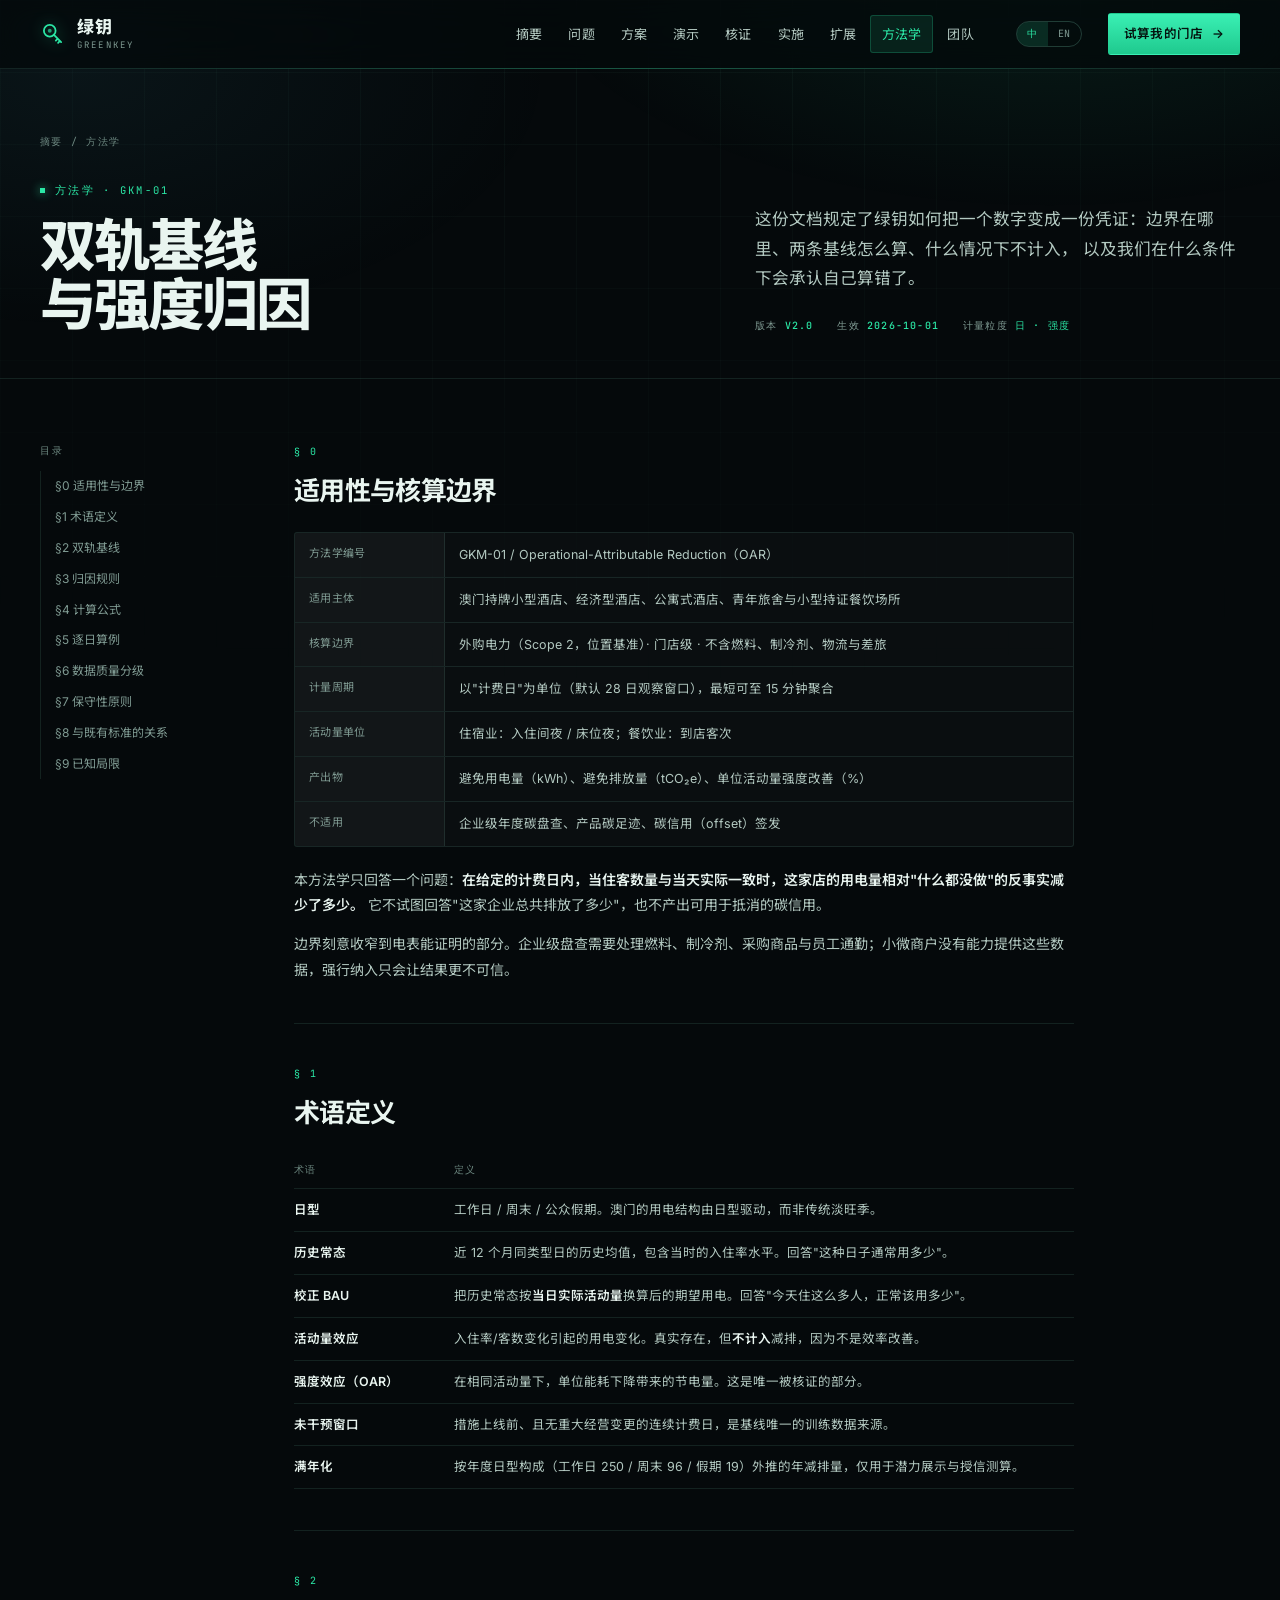
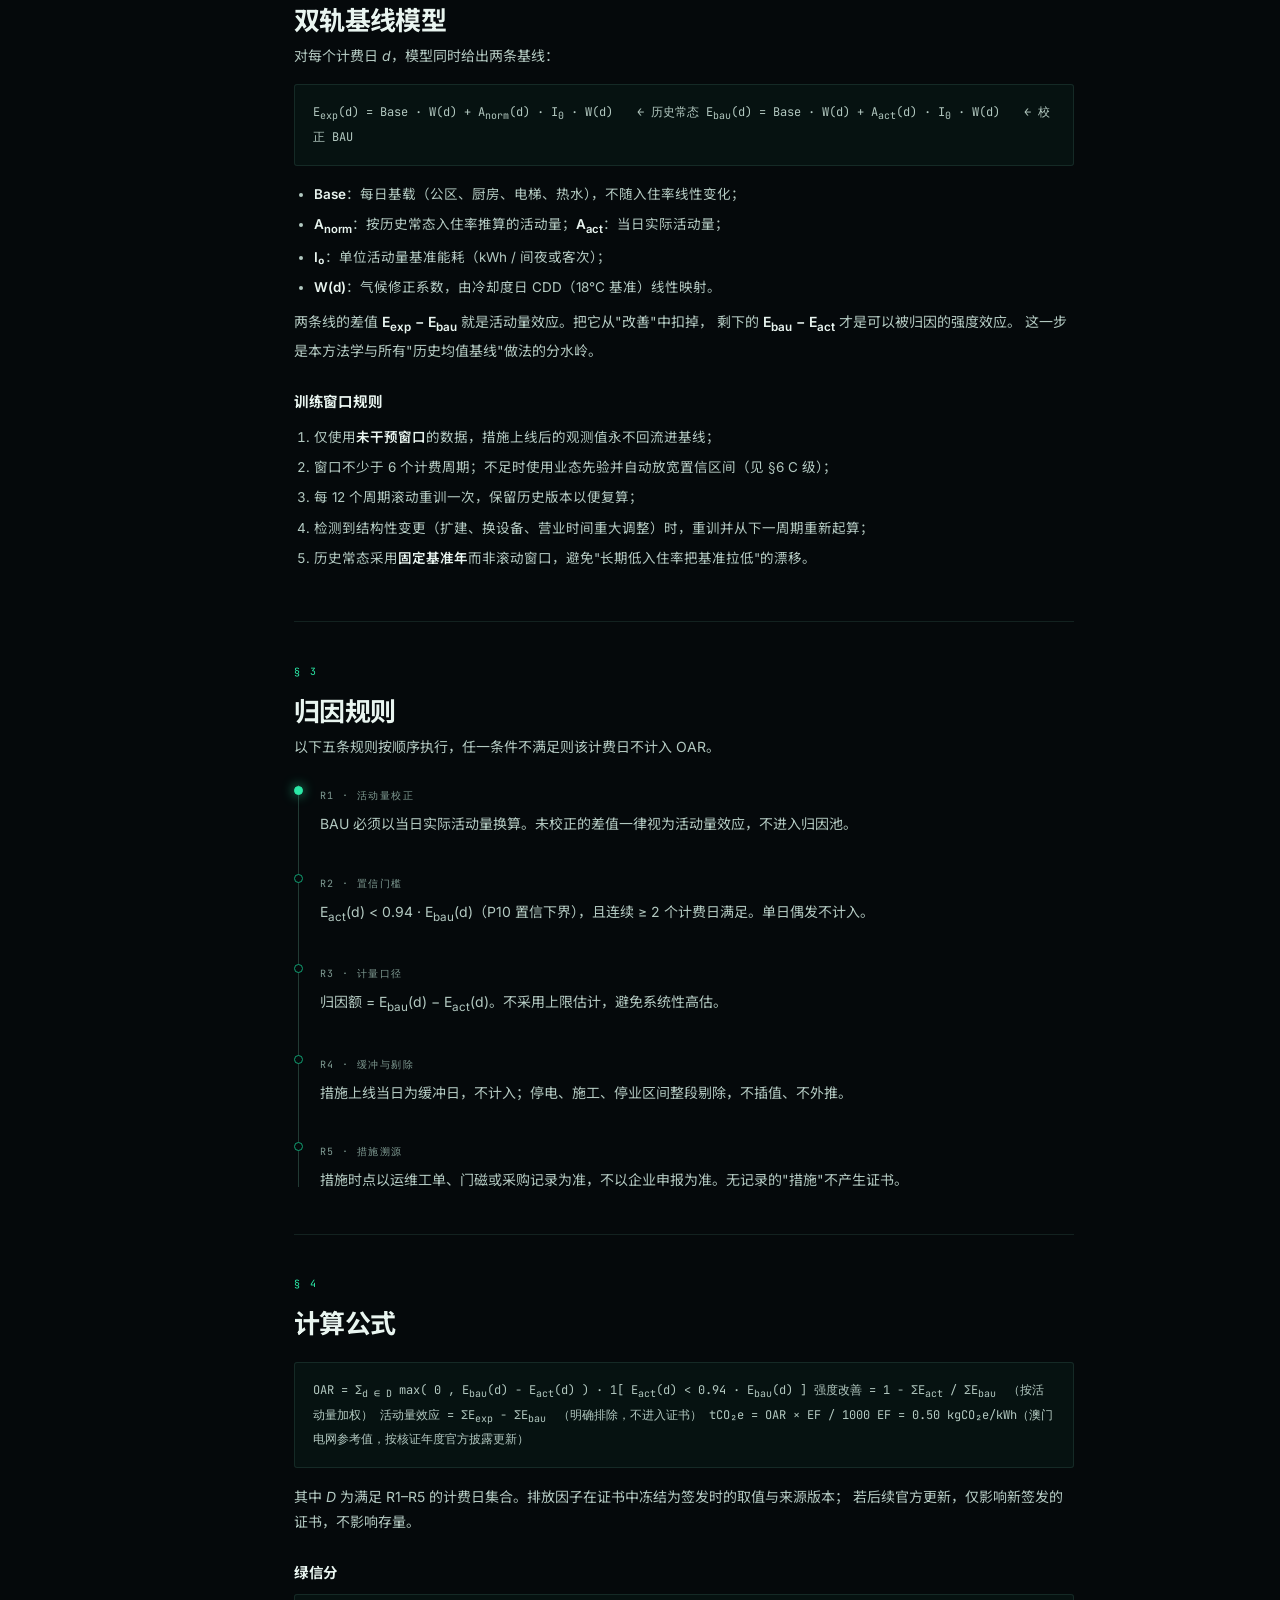
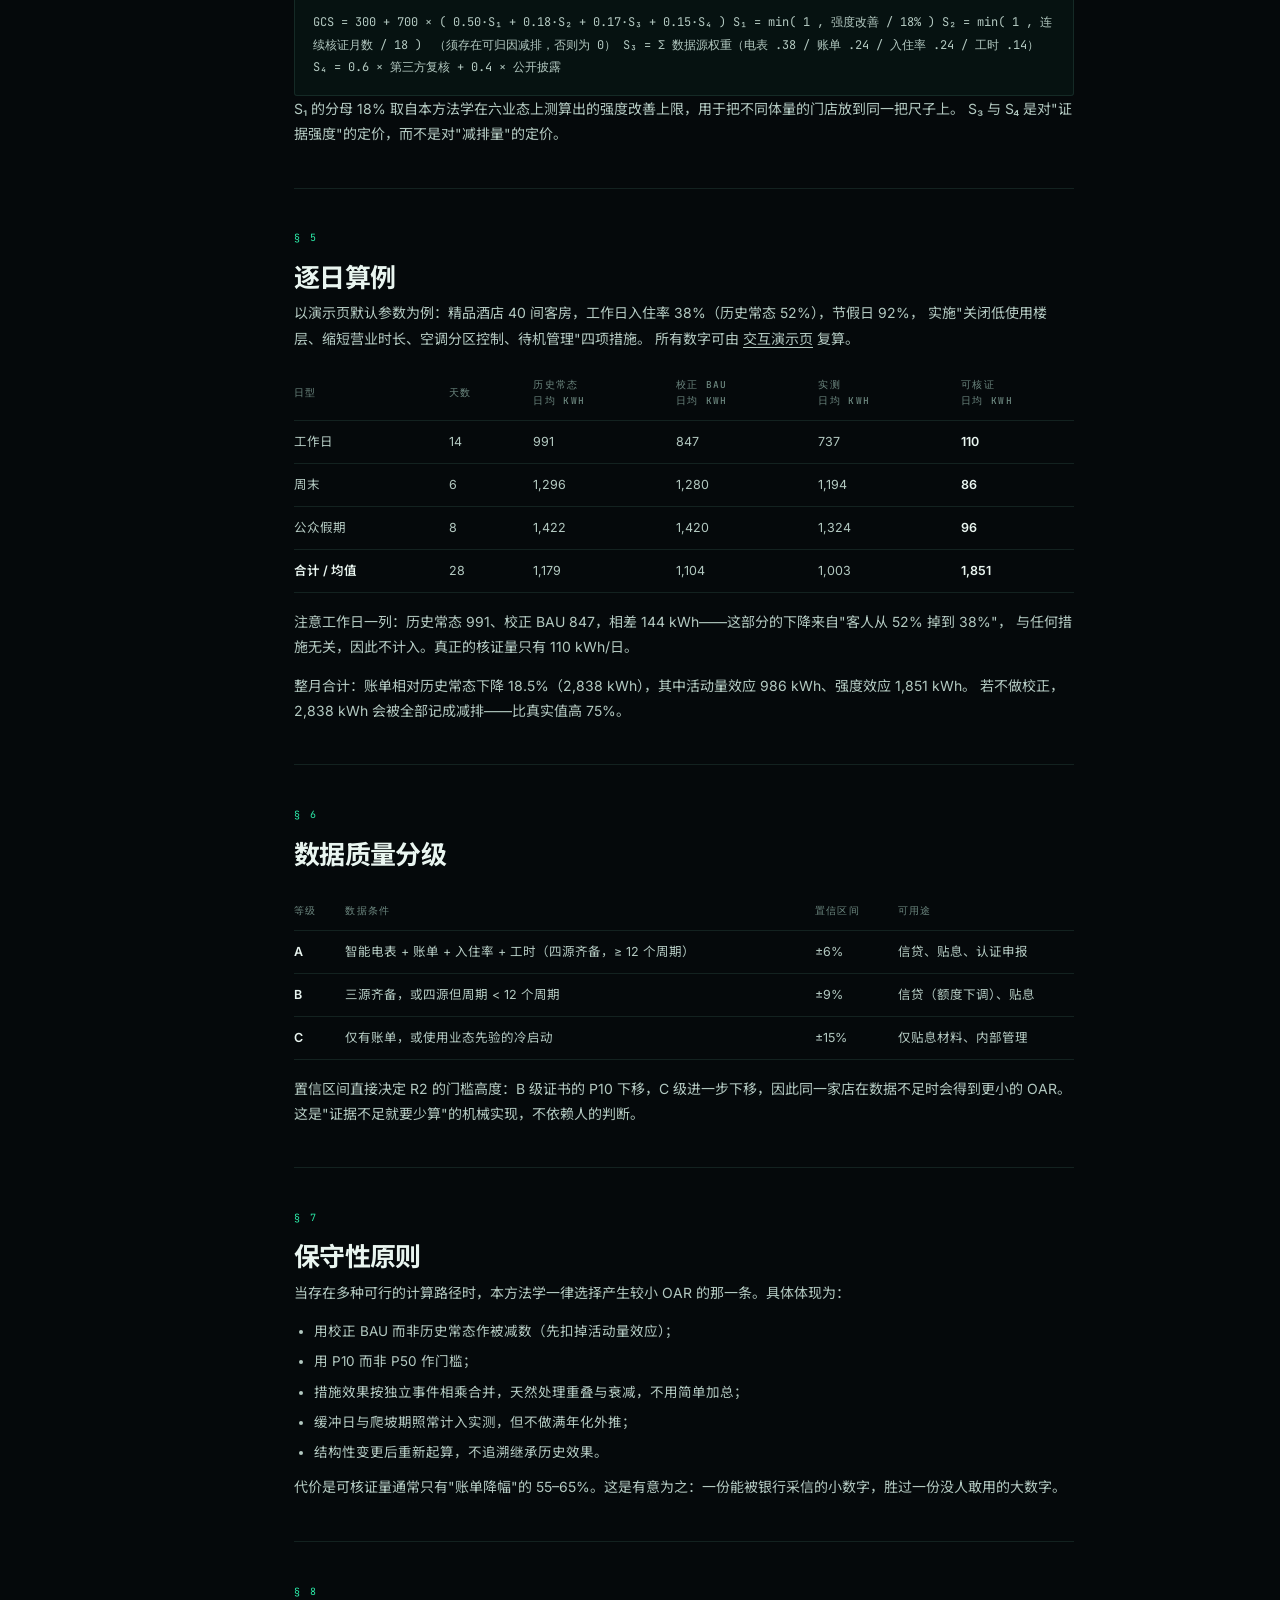
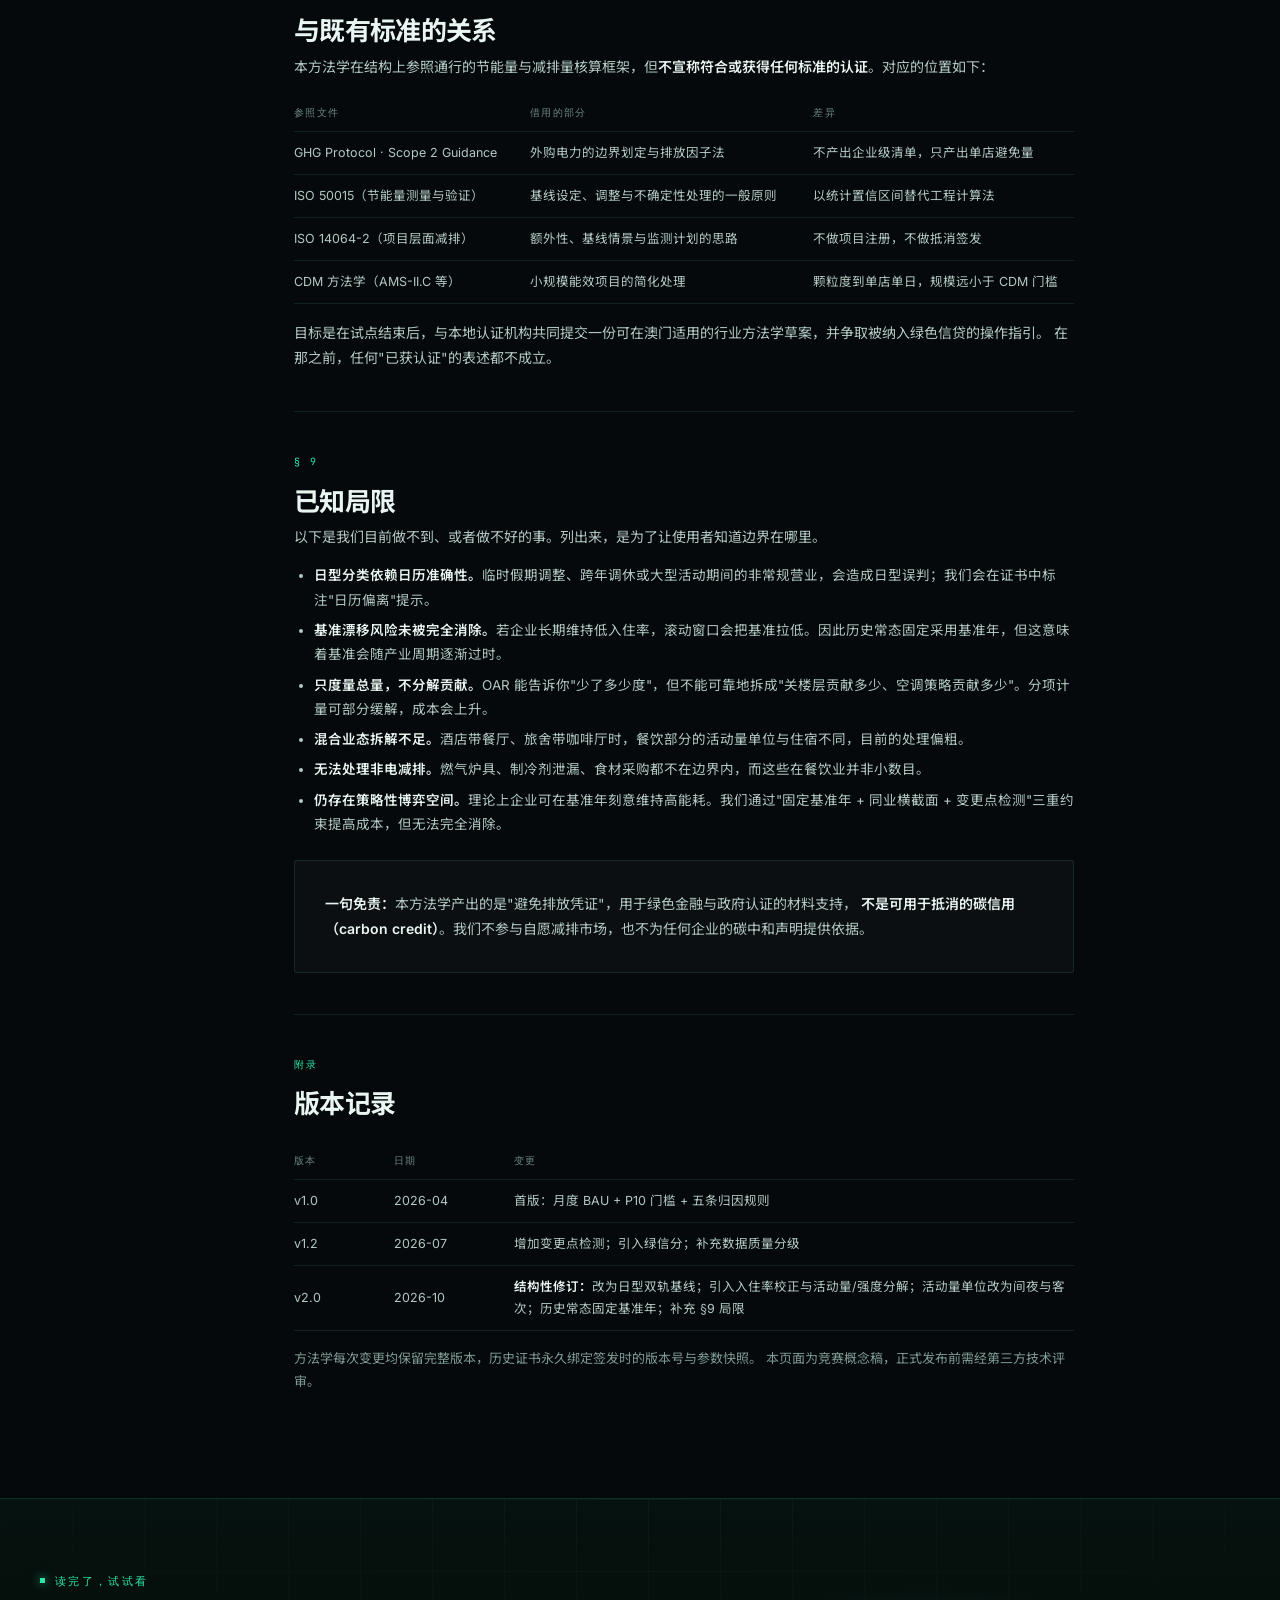
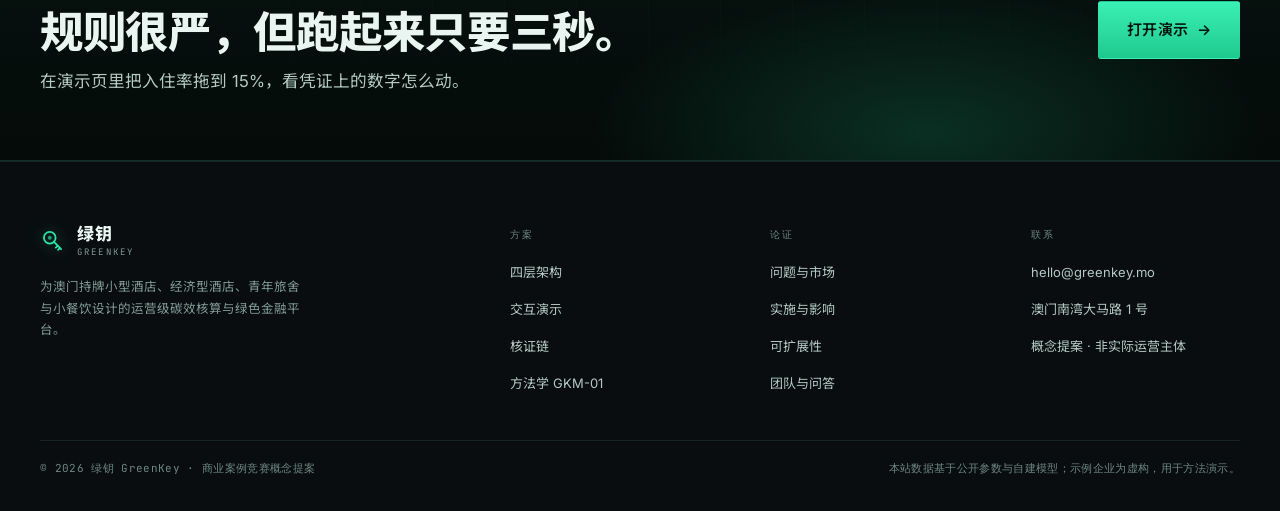
<file: methodology.html>
<!doctype html>
<html lang="zh-Hans">
<head>
<meta charset="utf-8">
<meta name="viewport" content="width=device-width, initial-scale=1">
<title>方法学 GKM-01 v2.0 · 双轨基线与强度归因 | 绿钥 GreenKey</title>
<meta name="description" content="绿钥运营归因减排方法学 GKM-01 v2.0：边界、日型双轨基线、入住率校正、强度归因、逐日算例、数据分级、与既有标准的关系及已知局限。">
<meta property="og:type" content="website">
<meta property="og:site_name" content="绿钥 GreenKey">
<meta property="og:locale" content="zh_Hans">
<meta property="og:locale:alternate" content="en">
<meta property="og:title" content="方法学 GKM-01 v2.0 · 双轨基线与强度归因 | 绿钥 GreenKey">
<meta property="og:description" content="绿钥运营归因减排方法学 GKM-01 v2.0：边界、日型双轨基线、入住率校正、强度归因、逐日算例、数据分级、与既有标准的关系及已知局限。">
<meta name="twitter:card" content="summary_large_image">
<meta name="theme-color" content="#05090b">
<link rel="icon" href="data:image/svg+xml,%3Csvg xmlns='http://www.w3.org/2000/svg' viewBox='0 0 32 32'%3E%3Crect width='32' height='32' fill='%23070d10'/%3E%3Ccircle cx='12' cy='12' r='7' fill='none' stroke='%232be8a6' stroke-width='2.4'/%3E%3Cpath d='M17 17l9 9M22 22l-2.4 2.4M25 25l-2.4 2.4' stroke='%232be8a6' stroke-width='2.4' stroke-linecap='round'/%3E%3C/svg%3E">
<link rel="preconnect" href="https://fonts.googleapis.com">
<link rel="preconnect" href="https://fonts.gstatic.com" crossorigin>
<link href="https://fonts.googleapis.com/css2?family=Inter:wght@400;500;600;700;800&family=JetBrains+Mono:wght@400;500&family=Noto+Sans+SC:wght@400;500;700;800;900&family=Noto+Serif+SC:wght@700&display=swap" rel="stylesheet">
<link rel="stylesheet" href="assets/styles.css">
<link rel="stylesheet" href="assets/boot.css">
<noscript><style>[data-reveal]{opacity:1 !important;transform:none !important}</style></noscript>
<script>(function () {
  var d = document.documentElement;
  try {
    var p = new URLSearchParams(location.search);
    if (p.get("lang") === "en") localStorage.setItem("gk_lang", "en");
    if (p.get("lang") === "zh") localStorage.setItem("gk_lang", "zh");
    if (localStorage.getItem("gk_lang") === "en") {
      d.classList.add("i18n-pending");
      setTimeout(function () { d.classList.remove("i18n-pending"); }, 3000);
    }
  } catch (e) {}
  try {
    var q = new URLSearchParams(location.search);
    if (q.get("boot") === "0") return;
    var seen = false;
    try { seen = sessionStorage.getItem("gk_boot") === "1"; } catch (e) {}
    if (seen && q.get("boot") !== "1") return;
    d.classList.add("boot");
    setTimeout(function () { if (!window.__GK_BOOT_DONE__) d.classList.remove("boot"); }, 3500);
  } catch (e) {}
})();</script>
<script src="assets/lang/en-1.js" defer></script>
<script src="assets/lang/en-2.js" defer></script>
<script src="assets/lang/en-3.js" defer></script>
<script src="assets/lang/en-4.js" defer></script>
<script src="assets/i18n.js" defer></script>
<script src="assets/boot.js" defer></script>
</head>
<body>
<div class="progress"><div class="progress__bar"></div></div>

<header class="nav">
  <div class="wrap nav__inner">
    <a class="brand" href="index.html" aria-label="绿钥 GreenKey 首页">
      <svg class="brand__mark" viewBox="0 0 32 32" aria-hidden="true" style="color:#2be8a6">
        <circle cx="12" cy="12" r="7.2" fill="none" stroke="currentColor" stroke-width="2.2"/>
        <circle cx="12" cy="12" r="2.4" fill="#1f9d76"/>
        <path d="M16.9 16.9 26 26M21.8 21.8l-2.3 2.3M24.6 24.6l-2.3 2.3" stroke="currentColor" stroke-width="2.2" stroke-linecap="round"/>
      </svg>
      <span class="brand__text"><strong>绿钥</strong><em>GreenKey</em></span>
    </a>
    <nav class="nav__links" id="navLinks" aria-label="主导航">
      <a href="index.html">摘要</a>
      <a href="problem.html">问题</a>
      <a href="platform.html">方案</a>
      <a href="demo.html">演示</a>
      <a href="verify.html">核证</a>
      <a href="impact.html">实施</a>
      <a href="business.html">扩展</a>
      <a href="methodology.html" aria-current="page">方法学</a>
      <a href="team.html">团队</a>
    </nav>
    <a class="btn btn--sm nav__cta" href="demo.html">试算我的门店 <span class="arw">→</span></a>
    <button class="nav__toggle" aria-label="展开菜单" aria-expanded="false" aria-controls="navLinks"><span></span></button>
  </div>
</header>

<main>

<section class="page-head">
  <div class="wrap">
    <div class="crumbs"><a href="index.html">摘要</a> <span>/</span> <span>方法学</span></div>
    <div class="grid g-7-5" style="align-items:end">
      <div>
        <span class="eyebrow">方法学 · GKM-01</span>
        <h1 class="h1" style="max-width:22ch">双轨基线<br>与强度归因</h1>
      </div>
      <div>
        <p class="lede">
          这份文档规定了绿钥如何把一个数字变成一份凭证：边界在哪里、两条基线怎么算、什么情况下不计入，
          以及我们在什么条件下会承认自己算错了。
        </p>
        <div class="page-head__meta">
          <span>版本 <b>v2.0</b></span>
          <span>生效 <b>2026-10-01</b></span>
          <span>计量粒度 <b>日 · 强度</b></span>
        </div>
      </div>
    </div>
  </div>
</section>

<section class="section section--tight">
  <div class="wrap">
    <div class="doc-grid">

      <aside class="doc-toc">
        <div class="doc-toc__t">目录</div>
        <a href="#s0">§0 适用性与边界</a>
        <a href="#s1">§1 术语定义</a>
        <a href="#s2">§2 双轨基线</a>
        <a href="#s3">§3 归因规则</a>
        <a href="#s4">§4 计算公式</a>
        <a href="#s5">§5 逐日算例</a>
        <a href="#s6">§6 数据质量分级</a>
        <a href="#s7">§7 保守性原则</a>
        <a href="#s8">§8 与既有标准的关系</a>
        <a href="#s9">§9 已知局限</a>
      </aside>

      <div class="doc-body">

        <!-- §0 -->
        <div class="doc-sec" id="s0">
          <h2><span class="n">§ 0</span>适用性与核算边界</h2>
          <div class="spec" style="margin:18px 0 20px">
            <div class="spec__row"><div class="spec__k">方法学编号</div><div class="spec__v">GKM-01 / Operational-Attributable Reduction（OAR）</div></div>
            <div class="spec__row"><div class="spec__k">适用主体</div><div class="spec__v">澳门持牌小型酒店、经济型酒店、公寓式酒店、青年旅舍与小型持证餐饮场所</div></div>
            <div class="spec__row"><div class="spec__k">核算边界</div><div class="spec__v">外购电力（Scope 2，位置基准）· 门店级 · 不含燃料、制冷剂、物流与差旅</div></div>
            <div class="spec__row"><div class="spec__k">计量周期</div><div class="spec__v">以"计费日"为单位（默认 28 日观察窗口），最短可至 15 分钟聚合</div></div>
            <div class="spec__row"><div class="spec__k">活动量单位</div><div class="spec__v">住宿业：入住间夜 / 床位夜；餐饮业：到店客次</div></div>
            <div class="spec__row"><div class="spec__k">产出物</div><div class="spec__v">避免用电量（kWh）、避免排放量（tCO₂e）、单位活动量强度改善（%）</div></div>
            <div class="spec__row"><div class="spec__k">不适用</div><div class="spec__v">企业级年度碳盘查、产品碳足迹、碳信用（offset）签发</div></div>
          </div>
          <p>
            本方法学只回答一个问题：<strong>在给定的计费日内，当住客数量与当天实际一致时，这家店的用电量相对"什么都没做"的反事实减少了多少。</strong>
            它不试图回答"这家企业总共排放了多少"，也不产出可用于抵消的碳信用。
          </p>
          <p>
            边界刻意收窄到电表能证明的部分。企业级盘查需要处理燃料、制冷剂、采购商品与员工通勤；小微商户没有能力提供这些数据，强行纳入只会让结果更不可信。
          </p>
        </div>

        <!-- §1 -->
        <div class="doc-sec" id="s1">
          <h2><span class="n">§ 1</span>术语定义</h2>
          <div class="table-wrap" style="margin-top:16px">
            <table class="mini-tbl">
              <thead><tr><th style="width:150px">术语</th><th>定义</th></tr></thead>
              <tbody>
                <tr><td><strong>日型</strong></td><td>工作日 / 周末 / 公众假期。澳门的用电结构由日型驱动，而非传统淡旺季。</td></tr>
                <tr><td><strong>历史常态</strong></td><td>近 12 个月同类型日的历史均值，包含当时的入住率水平。回答"这种日子通常用多少"。</td></tr>
                <tr><td><strong>校正 BAU</strong></td><td>把历史常态按<strong>当日实际活动量</strong>换算后的期望用电。回答"今天住这么多人，正常该用多少"。</td></tr>
                <tr><td><strong>活动量效应</strong></td><td>入住率/客数变化引起的用电变化。真实存在，但<strong>不计入</strong>减排，因为不是效率改善。</td></tr>
                <tr><td><strong>强度效应（OAR）</strong></td><td>在相同活动量下，单位能耗下降带来的节电量。这是唯一被核证的部分。</td></tr>
                <tr><td><strong>未干预窗口</strong></td><td>措施上线前、且无重大经营变更的连续计费日，是基线唯一的训练数据来源。</td></tr>
                <tr><td><strong>满年化</strong></td><td>按年度日型构成（工作日 250 / 周末 96 / 假期 19）外推的年减排量，仅用于潜力展示与授信测算。</td></tr>
              </tbody>
            </table>
          </div>
        </div>

        <!-- §2 -->
        <div class="doc-sec" id="s2">
          <h2><span class="n">§ 2</span>双轨基线模型</h2>
          <p>对每个计费日 <em>d</em>，模型同时给出两条基线：</p>
          <div class="formula" style="margin:16px 0">
E<sub>exp</sub>(d) = Base · W(d) + A<sub>norm</sub>(d) · I<sub>0</sub> · W(d)　　← 历史常态
E<sub>bau</sub>(d) = Base · W(d) + A<sub>act</sub>(d) · I<sub>0</sub> · W(d)　　← 校正 BAU
          </div>
          <ul>
            <li><strong>Base</strong>：每日基载（公区、厨房、电梯、热水），不随入住率线性变化；</li>
            <li><strong>A<sub>norm</sub></strong>：按历史常态入住率推算的活动量；<strong>A<sub>act</sub></strong>：当日实际活动量；</li>
            <li><strong>I₀</strong>：单位活动量基准能耗（kWh / 间夜或客次）；</li>
            <li><strong>W(d)</strong>：气候修正系数，由冷却度日 CDD（18℃ 基准）线性映射。</li>
          </ul>
          <p>
            两条线的差值 <strong>E<sub>exp</sub> − E<sub>bau</sub></strong> 就是活动量效应。把它从"改善"中扣掉，
            剩下的 <strong>E<sub>bau</sub> − E<sub>act</sub></strong> 才是可以被归因的强度效应。
            这一步是本方法学与所有"历史均值基线"做法的分水岭。
          </p>
          <h3>训练窗口规则</h3>
          <ol>
            <li>仅使用<strong>未干预窗口</strong>的数据，措施上线后的观测值永不回流进基线；</li>
            <li>窗口不少于 6 个计费周期；不足时使用业态先验并自动放宽置信区间（见 §6 C 级）；</li>
            <li>每 12 个周期滚动重训一次，保留历史版本以便复算；</li>
            <li>检测到结构性变更（扩建、换设备、营业时间重大调整）时，重训并从下一周期重新起算；</li>
            <li>历史常态采用<strong>固定基准年</strong>而非滚动窗口，避免"长期低入住率把基准拉低"的漂移。</li>
          </ol>
        </div>

        <!-- §3 -->
        <div class="doc-sec" id="s3">
          <h2><span class="n">§ 3</span>归因规则</h2>
          <p>以下五条规则按顺序执行，任一条件不满足则该计费日不计入 OAR。</p>
          <div class="tl" style="margin-top:20px">
            <div class="tl__item tl__item--now">
              <span class="tl__when">R1 · 活动量校正</span>
              <p class="small" style="margin:4px 0 0">BAU 必须以当日实际活动量换算。未校正的差值一律视为活动量效应，不进入归因池。</p>
            </div>
            <div class="tl__item">
              <span class="tl__when">R2 · 置信门槛</span>
              <p class="small" style="margin:4px 0 0">E<sub>act</sub>(d) &lt; 0.94 · E<sub>bau</sub>(d)（P10 置信下界），且连续 ≥ 2 个计费日满足。单日偶发不计入。</p>
            </div>
            <div class="tl__item">
              <span class="tl__when">R3 · 计量口径</span>
              <p class="small" style="margin:4px 0 0">归因额 = E<sub>bau</sub>(d) − E<sub>act</sub>(d)。不采用上限估计，避免系统性高估。</p>
            </div>
            <div class="tl__item">
              <span class="tl__when">R4 · 缓冲与剔除</span>
              <p class="small" style="margin:4px 0 0">措施上线当日为缓冲日，不计入；停电、施工、停业区间整段剔除，不插值、不外推。</p>
            </div>
            <div class="tl__item">
              <span class="tl__when">R5 · 措施溯源</span>
              <p class="small" style="margin:4px 0 0">措施时点以运维工单、门磁或采购记录为准，不以企业申报为准。无记录的"措施"不产生证书。</p>
            </div>
          </div>
        </div>

        <!-- §4 -->
        <div class="doc-sec" id="s4">
          <h2><span class="n">§ 4</span>计算公式</h2>
          <div class="formula" style="margin:16px 0">
OAR = Σ<sub>d ∈ D</sub> max( 0 , E<sub>bau</sub>(d) − E<sub>act</sub>(d) ) · 1[ E<sub>act</sub>(d) &lt; 0.94 · E<sub>bau</sub>(d) ]

强度改善 = 1 − ΣE<sub>act</sub> / ΣE<sub>bau</sub>　（按活动量加权）

活动量效应 = ΣE<sub>exp</sub> − ΣE<sub>bau</sub>　（明确排除，不进入证书）

tCO₂e = OAR × EF / 1000
EF = 0.50 kgCO₂e/kWh（澳门电网参考值，按核证年度官方披露更新）
          </div>
          <p>
            其中 <em>D</em> 为满足 R1–R5 的计费日集合。排放因子在证书中冻结为签发时的取值与来源版本；
            若后续官方更新，仅影响新签发的证书，不影响存量。
          </p>
          <h3>绿信分</h3>
          <div class="formula">
GCS = 300 + 700 × ( 0.50·S₁ + 0.18·S₂ + 0.17·S₃ + 0.15·S₄ )

S₁ = min( 1 , 强度改善 / 18% )
S₂ = min( 1 , 连续核证月数 / 18 )　（须存在可归因减排，否则为 0）
S₃ = Σ 数据源权重（电表 .38 / 账单 .24 / 入住率 .24 / 工时 .14）
S₄ = 0.6 × 第三方复核 + 0.4 × 公开披露
          </div>
          <p>
            S₁ 的分母 18% 取自本方法学在六业态上测算出的强度改善上限，用于把不同体量的门店放到同一把尺子上。
            S₃ 与 S₄ 是对"证据强度"的定价，而不是对"减排量"的定价。
          </p>
        </div>

        <!-- §5 -->
        <div class="doc-sec" id="s5">
          <h2><span class="n">§ 5</span>逐日算例</h2>
          <p>
            以演示页默认参数为例：精品酒店 40 间客房，工作日入住率 38%（历史常态 52%），节假日 92%，
            实施"关闭低使用楼层、缩短营业时长、空调分区控制、待机管理"四项措施。
            所有数字可由 <a href="demo.html" style="text-decoration:underline;text-underline-offset:3px">交互演示页</a> 复算。
          </p>
          <div class="table-wrap" style="margin-top:16px">
            <table class="mini-tbl">
              <thead><tr><th>日型</th><th>天数</th><th>历史常态<br>日均 kWh</th><th>校正 BAU<br>日均 kWh</th><th>实测<br>日均 kWh</th><th>可核证<br>日均 kWh</th></tr></thead>
              <tbody>
                <tr><td>工作日</td><td>14</td><td>991</td><td>847</td><td>737</td><td><strong>110</strong></td></tr>
                <tr><td>周末</td><td>6</td><td>1,296</td><td>1,280</td><td>1,194</td><td><strong>86</strong></td></tr>
                <tr><td>公众假期</td><td>8</td><td>1,422</td><td>1,420</td><td>1,324</td><td><strong>96</strong></td></tr>
                <tr style="border-top:1px solid var(--line-2)"><td><strong>合计 / 均值</strong></td><td>28</td><td>1,179</td><td>1,104</td><td>1,003</td><td><strong>1,851</strong></td></tr>
              </tbody>
            </table>
          </div>
          <p style="margin-top:16px">
            注意工作日一列：历史常态 991、校正 BAU 847，相差 144 kWh——这部分的下降来自"客人从 52% 掉到 38%"，
            与任何措施无关，因此不计入。真正的核证量只有 110 kWh/日。
          </p>
          <p>
            整月合计：账单相对历史常态下降 18.5%（2,838 kWh），其中活动量效应 986 kWh、强度效应 1,851 kWh。
            若不做校正，2,838 kWh 会被全部记成减排——比真实值高 75%。
          </p>
        </div>

        <!-- §6 -->
        <div class="doc-sec" id="s6">
          <h2><span class="n">§ 6</span>数据质量分级</h2>
          <div class="table-wrap" style="margin-top:16px">
            <table class="mini-tbl">
              <thead><tr><th>等级</th><th>数据条件</th><th>置信区间</th><th>可用途</th></tr></thead>
              <tbody>
                <tr><td><strong>A</strong></td><td>智能电表 + 账单 + 入住率 + 工时（四源齐备，≥ 12 个周期）</td><td>±6%</td><td>信贷、贴息、认证申报</td></tr>
                <tr><td><strong>B</strong></td><td>三源齐备，或四源但周期 &lt; 12 个周期</td><td>±9%</td><td>信贷（额度下调）、贴息</td></tr>
                <tr><td><strong>C</strong></td><td>仅有账单，或使用业态先验的冷启动</td><td>±15%</td><td>仅贴息材料、内部管理</td></tr>
              </tbody>
            </table>
          </div>
          <p style="margin-top:16px">
            置信区间直接决定 R2 的门槛高度：B 级证书的 P10 下移，C 级进一步下移，因此同一家店在数据不足时会得到更小的 OAR。
            这是"证据不足就要少算"的机械实现，不依赖人的判断。
          </p>
        </div>

        <!-- §7 -->
        <div class="doc-sec" id="s7">
          <h2><span class="n">§ 7</span>保守性原则</h2>
          <p>当存在多种可行的计算路径时，本方法学一律选择产生较小 OAR 的那一条。具体体现为：</p>
          <ul>
            <li>用校正 BAU 而非历史常态作被减数（先扣掉活动量效应）；</li>
            <li>用 P10 而非 P50 作门槛；</li>
            <li>措施效果按独立事件相乘合并，天然处理重叠与衰减，不用简单加总；</li>
            <li>缓冲日与爬坡期照常计入实测，但不做满年化外推；</li>
            <li>结构性变更后重新起算，不追溯继承历史效果。</li>
          </ul>
          <p>
            代价是可核证量通常只有"账单降幅"的 55–65%。这是有意为之：一份能被银行采信的小数字，胜过一份没人敢用的大数字。
          </p>
        </div>

        <!-- §8 -->
        <div class="doc-sec" id="s8">
          <h2><span class="n">§ 8</span>与既有标准的关系</h2>
          <p>
            本方法学在结构上参照通行的节能量与减排量核算框架，但<strong>不宣称符合或获得任何标准的认证</strong>。对应的位置如下：
          </p>
          <div class="table-wrap" style="margin-top:16px">
            <table class="mini-tbl">
              <thead><tr><th>参照文件</th><th>借用的部分</th><th>差异</th></tr></thead>
              <tbody>
                <tr><td>GHG Protocol · Scope 2 Guidance</td><td>外购电力的边界划定与排放因子法</td><td>不产出企业级清单，只产出单店避免量</td></tr>
                <tr><td>ISO 50015（节能量测量与验证）</td><td>基线设定、调整与不确定性处理的一般原则</td><td>以统计置信区间替代工程计算法</td></tr>
                <tr><td>ISO 14064-2（项目层面减排）</td><td>额外性、基线情景与监测计划的思路</td><td>不做项目注册，不做抵消签发</td></tr>
                <tr><td>CDM 方法学（AMS-II.C 等）</td><td>小规模能效项目的简化处理</td><td>颗粒度到单店单日，规模远小于 CDM 门槛</td></tr>
              </tbody>
            </table>
          </div>
          <p style="margin-top:16px">
            目标是在试点结束后，与本地认证机构共同提交一份可在澳门适用的行业方法学草案，并争取被纳入绿色信贷的操作指引。
            在那之前，任何"已获认证"的表述都不成立。
          </p>
        </div>

        <!-- §9 -->
        <div class="doc-sec" id="s9">
          <h2><span class="n">§ 9</span>已知局限</h2>
          <p>以下是我们目前做不到、或者做不好的事。列出来，是为了让使用者知道边界在哪里。</p>
          <ul style="margin-top:14px">
            <li><strong>日型分类依赖日历准确性。</strong>临时假期调整、跨年调休或大型活动期间的非常规营业，会造成日型误判；我们会在证书中标注"日历偏离"提示。</li>
            <li><strong>基准漂移风险未被完全消除。</strong>若企业长期维持低入住率，滚动窗口会把基准拉低。因此历史常态固定采用基准年，但这意味着基准会随产业周期逐渐过时。</li>
            <li><strong>只度量总量，不分解贡献。</strong>OAR 能告诉你"少了多少度"，但不能可靠地拆成"关楼层贡献多少、空调策略贡献多少"。分项计量可部分缓解，成本会上升。</li>
            <li><strong>混合业态拆解不足。</strong>酒店带餐厅、旅舍带咖啡厅时，餐饮部分的活动量单位与住宿不同，目前的处理偏粗。</li>
            <li><strong>无法处理非电减排。</strong>燃气炉具、制冷剂泄漏、食材采购都不在边界内，而这些在餐饮业并非小数目。</li>
            <li><strong>仍存在策略性博弈空间。</strong>理论上企业可在基准年刻意维持高能耗。我们通过"固定基准年 + 同业横截面 + 变更点检测"三重约束提高成本，但无法完全消除。</li>
          </ul>
          <div class="card card--tint" style="margin-top:24px">
            <p class="small" style="margin:0">
              <strong>一句免责：</strong>本方法学产出的是"避免排放凭证"，用于绿色金融与政府认证的材料支持，
              <strong>不是可用于抵消的碳信用（carbon credit）</strong>。我们不参与自愿减排市场，也不为任何企业的碳中和声明提供依据。
            </p>
          </div>
        </div>

        <!-- 版本 -->
        <div class="doc-sec">
          <h2><span class="n">附录</span>版本记录</h2>
          <div class="table-wrap" style="margin-top:16px">
            <table class="mini-tbl">
              <thead><tr><th style="width:90px">版本</th><th style="width:120px">日期</th><th>变更</th></tr></thead>
              <tbody>
                <tr><td>v1.0</td><td>2026-04</td><td>首版：月度 BAU + P10 门槛 + 五条归因规则</td></tr>
                <tr><td>v1.2</td><td>2026-07</td><td>增加变更点检测；引入绿信分；补充数据质量分级</td></tr>
                <tr><td>v2.0</td><td>2026-10</td><td><strong>结构性修订：</strong>改为日型双轨基线；引入入住率校正与活动量/强度分解；活动量单位改为间夜与客次；历史常态固定基准年；补充 §9 局限</td></tr>
              </tbody>
            </table>
          </div>
          <p style="margin-top:16px;font-size:13px;color:var(--muted)">
            方法学每次变更均保留完整版本，历史证书永久绑定签发时的版本号与参数快照。
            本页面为竞赛概念稿，正式发布前需经第三方技术评审。
          </p>
        </div>

      </div>
    </div>
  </div>
</section>

<section class="section band section--tight">
  <div class="wrap" style="display:flex;justify-content:space-between;align-items:center;gap:32px;flex-wrap:wrap">
    <div>
      <span class="eyebrow">读完了，试试看</span>
      <h2 class="h2" style="margin-bottom:10px">规则很严，但跑起来只要三秒。</h2>
      <p class="lede" style="max-width:52ch">在演示页里把入住率拖到 15%，看凭证上的数字怎么动。</p>
    </div>
    <a class="btn btn--mint btn--lg" href="demo.html">打开演示 <span class="arw">→</span></a>
  </div>
</section>

</main>

<footer class="footer">
  <div class="wrap footer__grid">
    <div>
      <a class="brand" href="index.html">
        <svg class="brand__mark" viewBox="0 0 32 32" aria-hidden="true" style="color:#2be8a6">
          <circle cx="12" cy="12" r="7.2" fill="none" stroke="currentColor" stroke-width="2.2"/>
          <circle cx="12" cy="12" r="2.4" fill="#1f9d76"/>
          <path d="M16.9 16.9 26 26M21.8 21.8l-2.3 2.3M24.6 24.6l-2.3 2.3" stroke="currentColor" stroke-width="2.2" stroke-linecap="round"/>
        </svg>
        <span class="brand__text"><strong>绿钥</strong><em>GreenKey</em></span>
      </a>
      <p class="footer__desc">为澳门持牌小型酒店、经济型酒店、青年旅舍与小餐饮设计的运营级碳效核算与绿色金融平台。</p>
    </div>
    <div>
      <h5>方案</h5>
      <ul>
        <li><a href="platform.html">四层架构</a></li>
        <li><a href="demo.html">交互演示</a></li>
        <li><a href="verify.html">核证链</a></li>
        <li><a href="methodology.html">方法学 GKM-01</a></li>
      </ul>
    </div>
    <div>
      <h5>论证</h5>
      <ul>
        <li><a href="problem.html">问题与市场</a></li>
        <li><a href="impact.html">实施与影响</a></li>
        <li><a href="business.html">可扩展性</a></li>
        <li><a href="team.html">团队与问答</a></li>
      </ul>
    </div>
    <div>
      <h5>联系</h5>
      <ul>
        <li><a href="mailto:hello@greenkey.mo">hello@greenkey.mo</a></li>
        <li><span class="small muted">澳门南湾大马路 1 号</span></li>
        <li><span class="small muted">概念提案 · 非实际运营主体</span></li>
      </ul>
    </div>
  </div>
  <div class="wrap footer__base">
    <span>© <span data-year>2026</span> 绿钥 GreenKey · 商业案例竞赛概念提案</span>
    <span>本站数据基于公开参数与自建模型；示例企业为虚构，用于方法演示。</span>
  </div>
</footer>

<script src="assets/model.js"></script>
<script src="assets/app.js"></script>
</body>
</html>
</file>
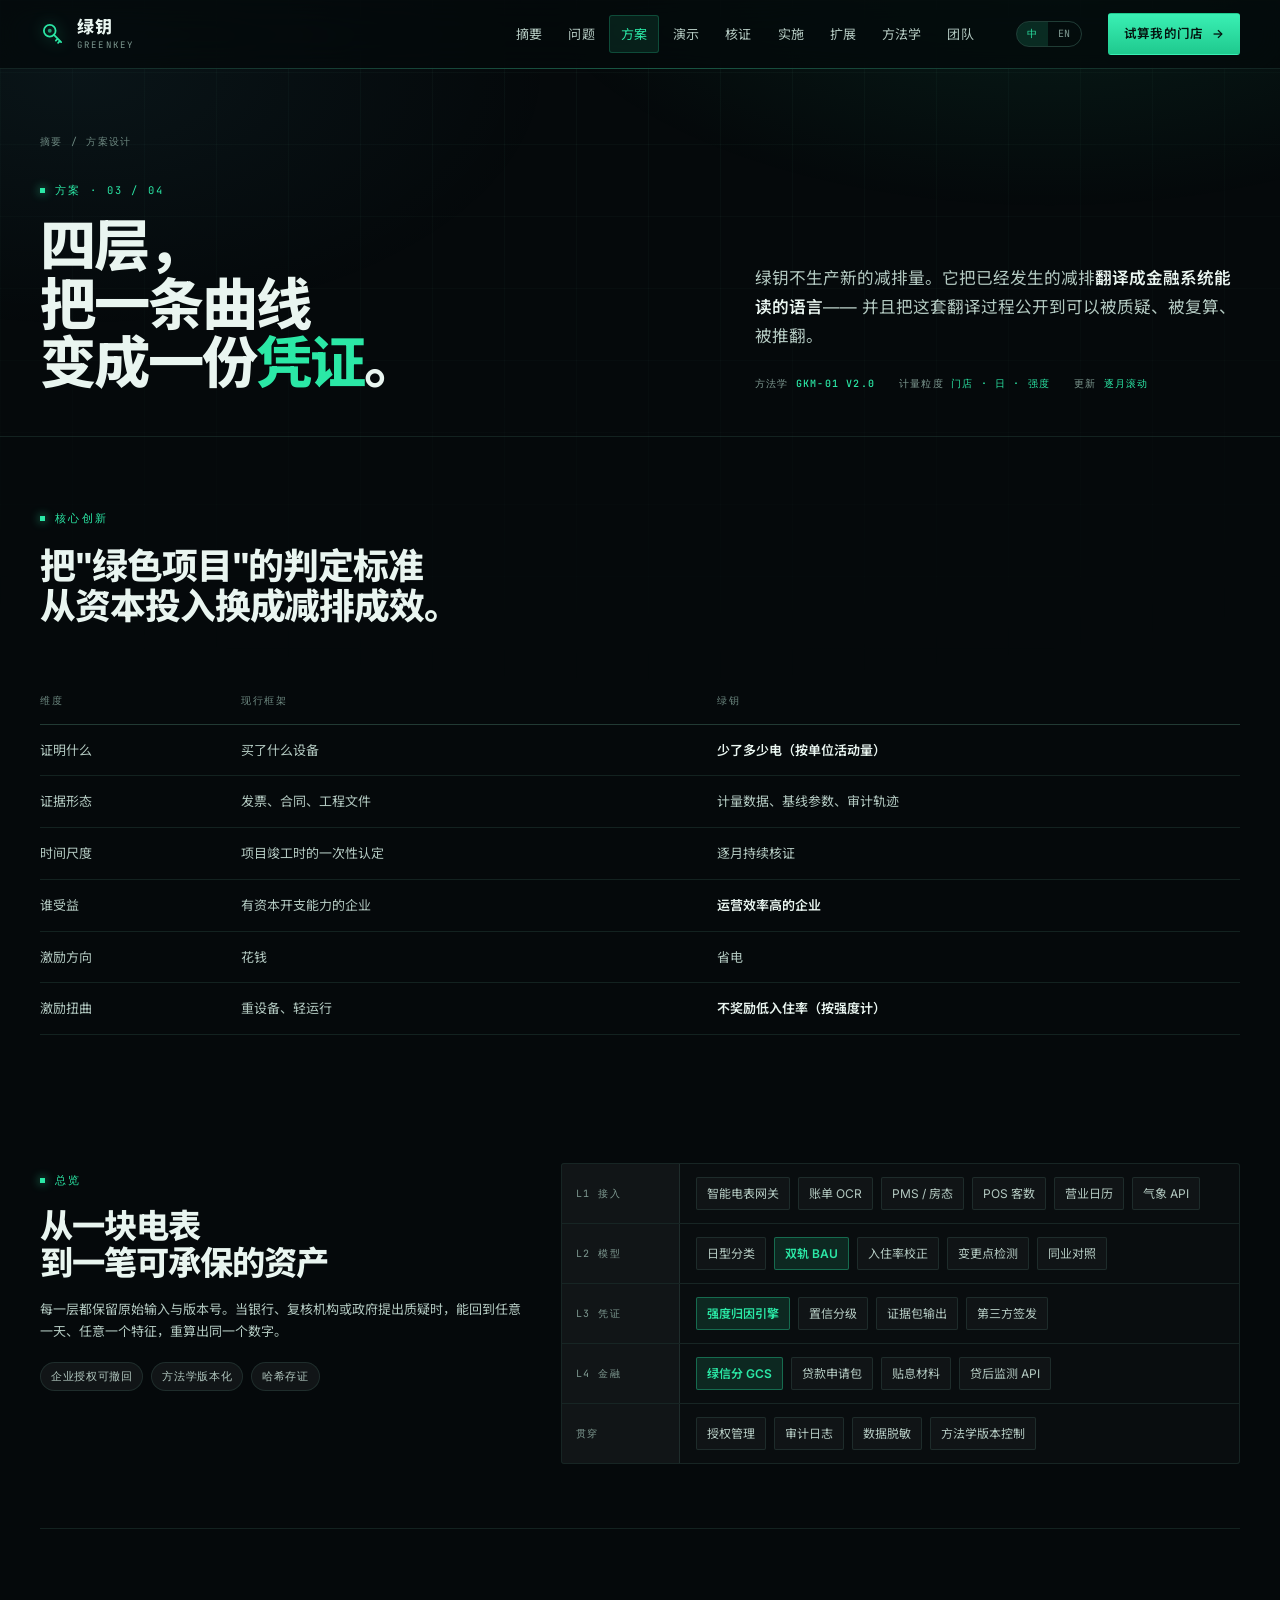
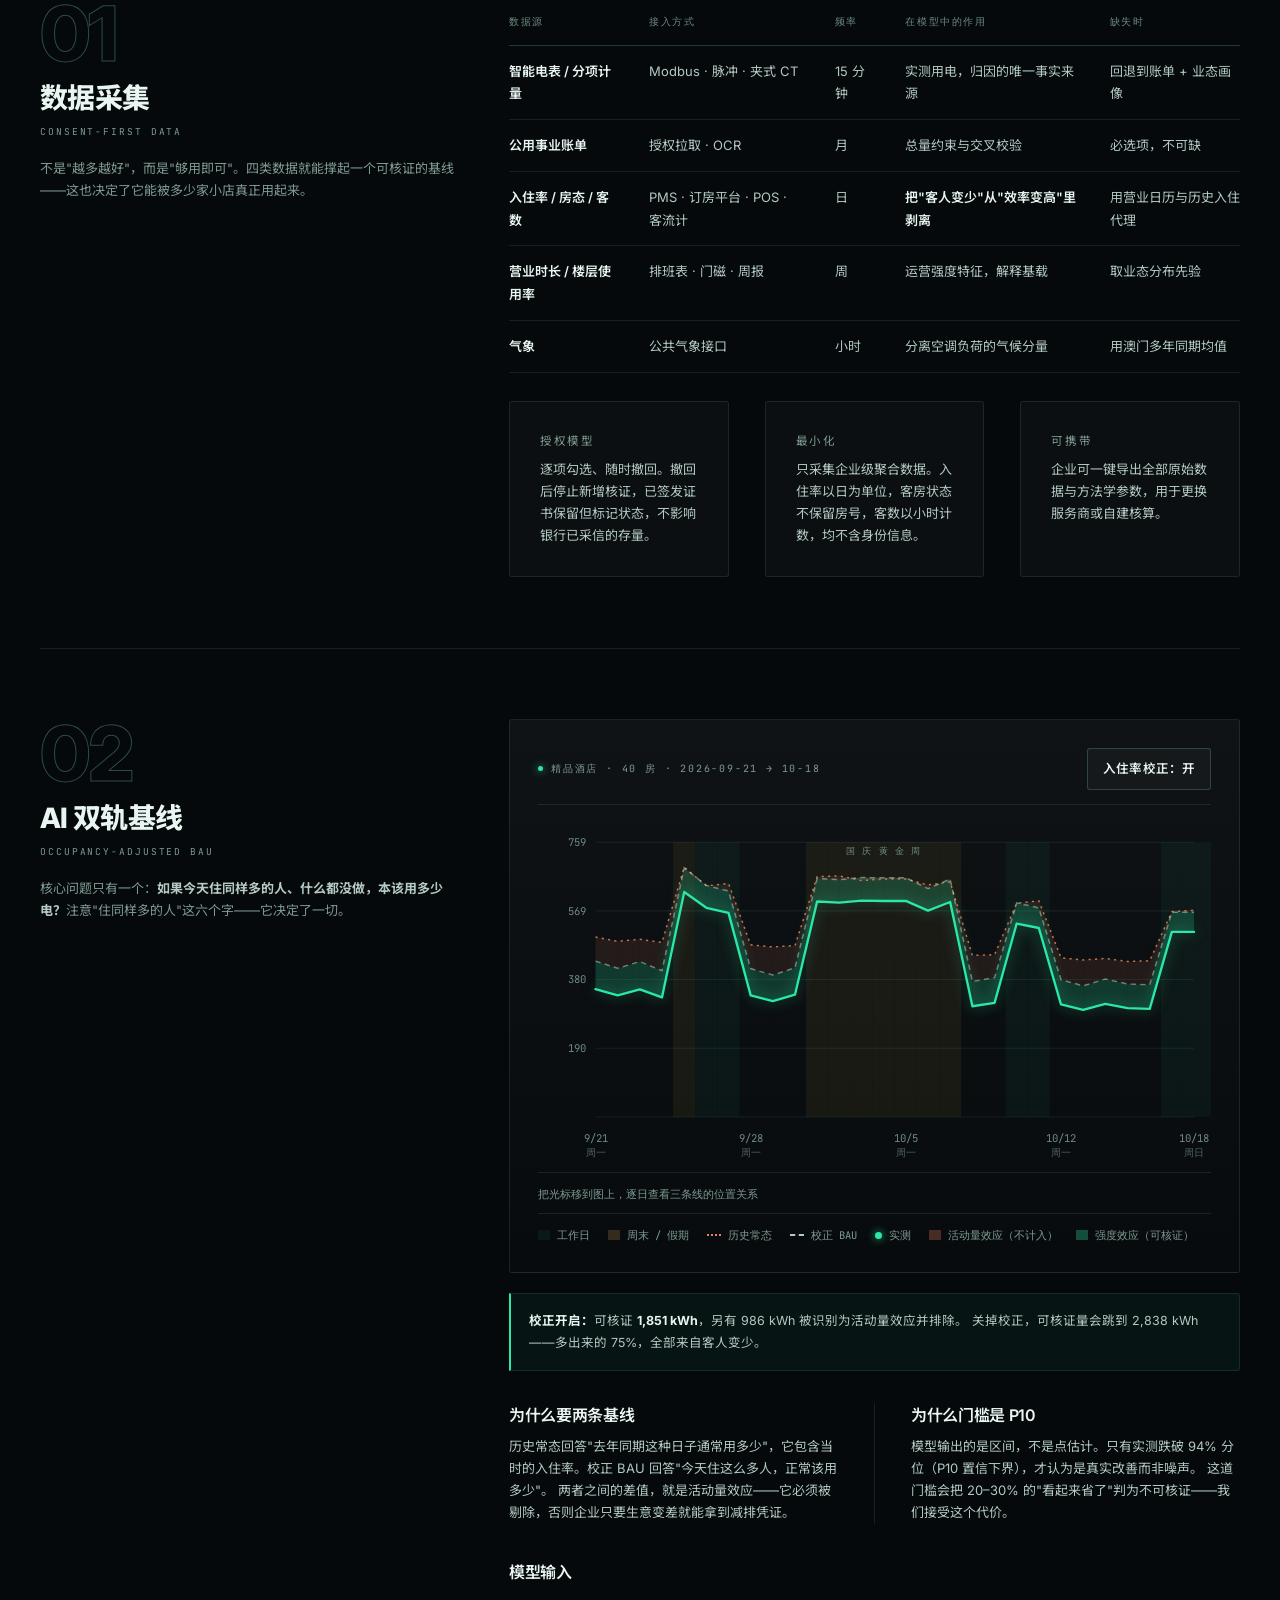
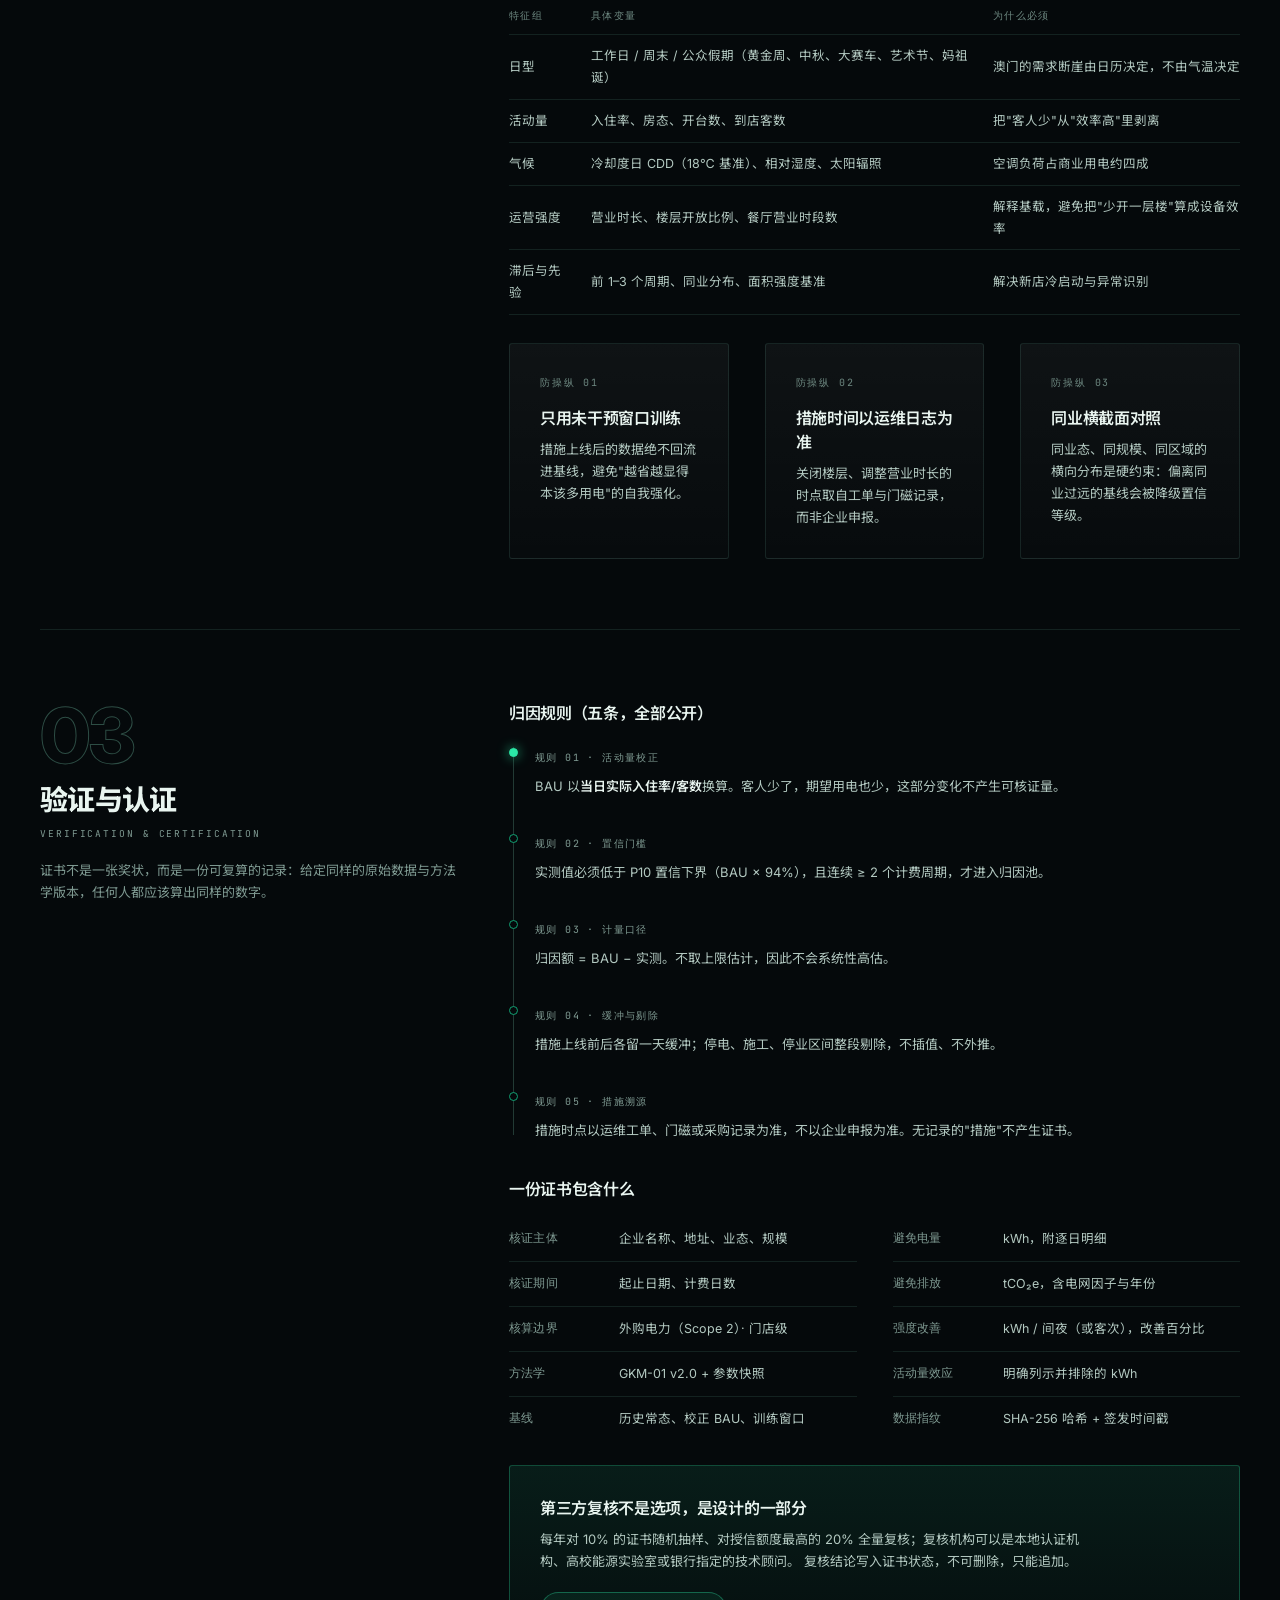
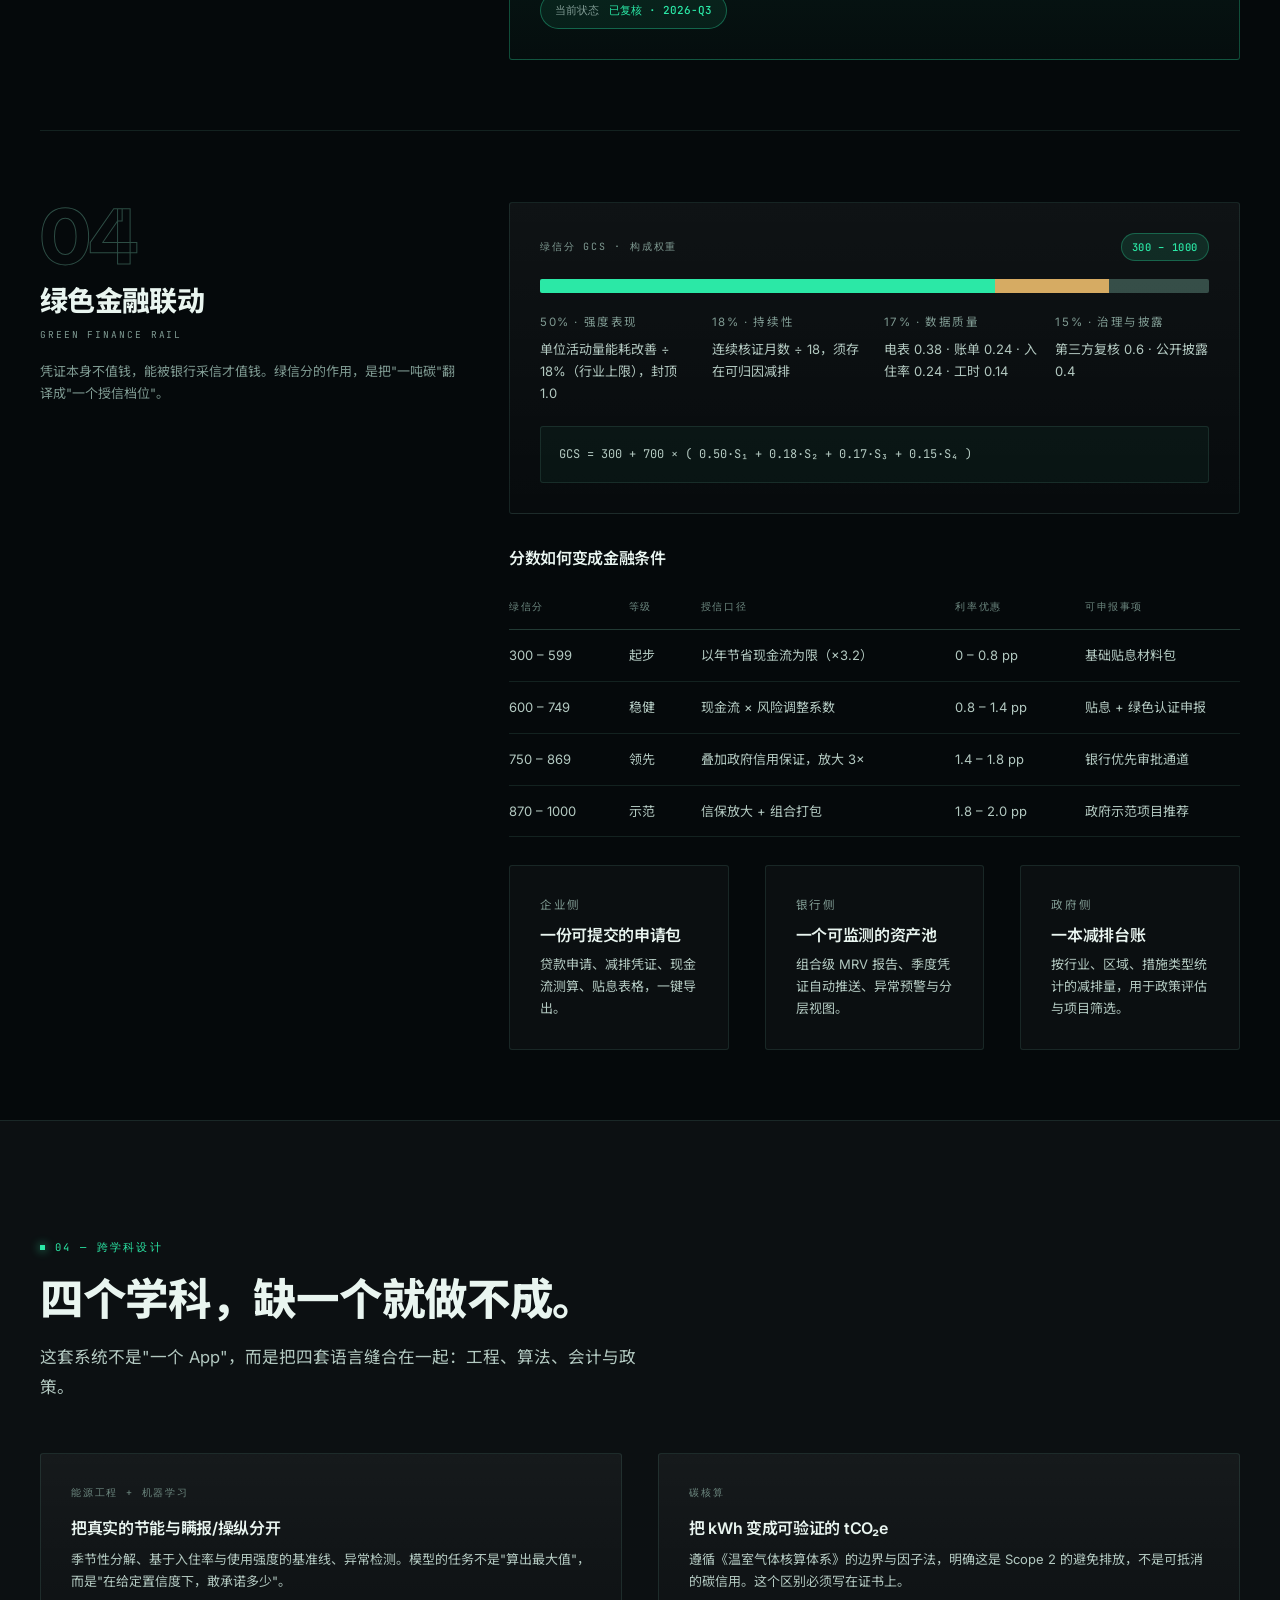
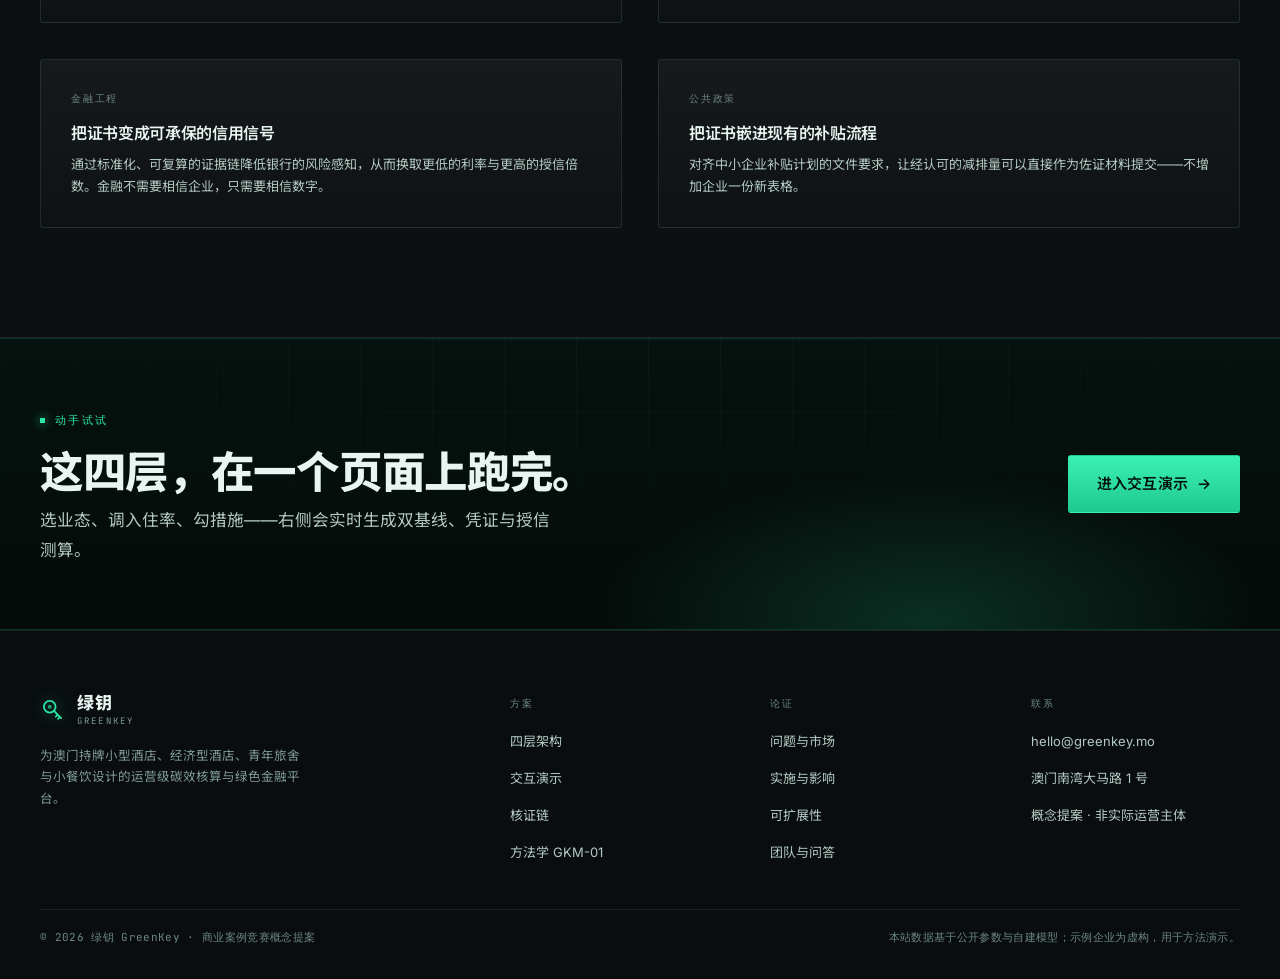
<file: platform.html>
<!doctype html>
<html lang="zh-Hans">
<head>
<meta charset="utf-8">
<meta name="viewport" content="width=device-width, initial-scale=1">
<title>方案设计 · 四层架构与双轨基线 | 绿钥 GreenKey</title>
<meta name="description" content="绿钥的四层架构：数据采集、AI 双轨基线建模、验证与认证、绿色金融联动；以及能源工程、碳核算、金融工程与公共政策的跨学科设计。">
<meta property="og:type" content="website">
<meta property="og:site_name" content="绿钥 GreenKey">
<meta property="og:locale" content="zh_Hans">
<meta property="og:locale:alternate" content="en">
<meta property="og:title" content="方案设计 · 四层架构与双轨基线 | 绿钥 GreenKey">
<meta property="og:description" content="绿钥的四层架构：数据采集、AI 双轨基线建模、验证与认证、绿色金融联动；以及能源工程、碳核算、金融工程与公共政策的跨学科设计。">
<meta name="twitter:card" content="summary_large_image">
<meta name="theme-color" content="#05090b">
<link rel="icon" href="data:image/svg+xml,%3Csvg xmlns='http://www.w3.org/2000/svg' viewBox='0 0 32 32'%3E%3Crect width='32' height='32' fill='%23070d10'/%3E%3Ccircle cx='12' cy='12' r='7' fill='none' stroke='%232be8a6' stroke-width='2.4'/%3E%3Cpath d='M17 17l9 9M22 22l-2.4 2.4M25 25l-2.4 2.4' stroke='%232be8a6' stroke-width='2.4' stroke-linecap='round'/%3E%3C/svg%3E">
<link rel="preconnect" href="https://fonts.googleapis.com">
<link rel="preconnect" href="https://fonts.gstatic.com" crossorigin>
<link href="https://fonts.googleapis.com/css2?family=Inter:wght@400;500;600;700;800&family=JetBrains+Mono:wght@400;500&family=Noto+Sans+SC:wght@400;500;700;800;900&family=Noto+Serif+SC:wght@700&display=swap" rel="stylesheet">
<link rel="stylesheet" href="assets/styles.css">
<link rel="stylesheet" href="assets/boot.css">
<noscript><style>[data-reveal]{opacity:1 !important;transform:none !important}</style></noscript>
<script>(function () {
  var d = document.documentElement;
  try {
    var p = new URLSearchParams(location.search);
    if (p.get("lang") === "en") localStorage.setItem("gk_lang", "en");
    if (p.get("lang") === "zh") localStorage.setItem("gk_lang", "zh");
    if (localStorage.getItem("gk_lang") === "en") {
      d.classList.add("i18n-pending");
      setTimeout(function () { d.classList.remove("i18n-pending"); }, 3000);
    }
  } catch (e) {}
  try {
    var q = new URLSearchParams(location.search);
    if (q.get("boot") === "0") return;
    var seen = false;
    try { seen = sessionStorage.getItem("gk_boot") === "1"; } catch (e) {}
    if (seen && q.get("boot") !== "1") return;
    d.classList.add("boot");
    setTimeout(function () { if (!window.__GK_BOOT_DONE__) d.classList.remove("boot"); }, 3500);
  } catch (e) {}
})();</script>
<script src="assets/lang/en-1.js" defer></script>
<script src="assets/lang/en-2.js" defer></script>
<script src="assets/lang/en-3.js" defer></script>
<script src="assets/lang/en-4.js" defer></script>
<script src="assets/i18n.js" defer></script>
<script src="assets/boot.js" defer></script>
</head>
<body>
<div class="progress"><div class="progress__bar"></div></div>

<header class="nav">
  <div class="wrap nav__inner">
    <a class="brand" href="index.html" aria-label="绿钥 GreenKey 首页">
      <svg class="brand__mark" viewBox="0 0 32 32" aria-hidden="true" style="color:#2be8a6">
        <circle cx="12" cy="12" r="7.2" fill="none" stroke="currentColor" stroke-width="2.2"/>
        <circle cx="12" cy="12" r="2.4" fill="#1f9d76"/>
        <path d="M16.9 16.9 26 26M21.8 21.8l-2.3 2.3M24.6 24.6l-2.3 2.3" stroke="currentColor" stroke-width="2.2" stroke-linecap="round"/>
      </svg>
      <span class="brand__text"><strong>绿钥</strong><em>GreenKey</em></span>
    </a>
    <nav class="nav__links" id="navLinks" aria-label="主导航">
      <a href="index.html">摘要</a>
      <a href="problem.html">问题</a>
      <a href="platform.html" aria-current="page">方案</a>
      <a href="demo.html">演示</a>
      <a href="verify.html">核证</a>
      <a href="impact.html">实施</a>
      <a href="business.html">扩展</a>
      <a href="methodology.html">方法学</a>
      <a href="team.html">团队</a>
    </nav>
    <a class="btn btn--sm nav__cta" href="demo.html">试算我的门店 <span class="arw">→</span></a>
    <button class="nav__toggle" aria-label="展开菜单" aria-expanded="false" aria-controls="navLinks"><span></span></button>
  </div>
</header>

<main>

<section class="page-head">
  <div class="wrap">
    <div class="crumbs"><a href="index.html">摘要</a> <span>/</span> <span>方案设计</span></div>
    <div class="grid g-7-5" style="align-items:end">
      <div>
        <span class="eyebrow">方案 · 03 / 04</span>
        <h1 class="h1" style="max-width:20ch">四层，<br>把一条曲线<br>变成一份<em>凭证</em>。</h1>
      </div>
      <div>
        <p class="lede">
          绿钥不生产新的减排量。它把已经发生的减排<strong>翻译成金融系统能读的语言</strong>——
          并且把这套翻译过程公开到可以被质疑、被复算、被推翻。
        </p>
        <div class="page-head__meta">
          <span>方法学 <b>GKM-01 v2.0</b></span>
          <span>计量粒度 <b>门店 · 日 · 强度</b></span>
          <span>更新 <b>逐月滚动</b></span>
        </div>
      </div>
    </div>
  </div>
</section>

<!-- 判定标准 -->
<section class="section section--tight">
  <div class="wrap">
    <div class="sec-head" data-reveal>
      <span class="eyebrow">核心创新</span>
      <h2 class="h2" style="font-size:clamp(24px,2.8vw,36px)">把"绿色项目"的判定标准<br>从资本投入换成减排成效。</h2>
    </div>
    <div class="table-wrap" data-reveal>
      <table class="tbl">
        <thead><tr><th>维度</th><th>现行框架</th><th>绿钥</th></tr></thead>
        <tbody>
          <tr><td>证明什么</td><td>买了什么设备</td><td><strong>少了多少电（按单位活动量）</strong></td></tr>
          <tr><td>证据形态</td><td>发票、合同、工程文件</td><td>计量数据、基线参数、审计轨迹</td></tr>
          <tr><td>时间尺度</td><td>项目竣工时的一次性认定</td><td>逐月持续核证</td></tr>
          <tr><td>谁受益</td><td>有资本开支能力的企业</td><td><strong>运营效率高的企业</strong></td></tr>
          <tr><td>激励方向</td><td>花钱</td><td>省电</td></tr>
          <tr><td>激励扭曲</td><td>重设备、轻运行</td><td><strong>不奖励低入住率（按强度计）</strong></td></tr>
        </tbody>
      </table>
    </div>
  </div>
</section>

<!-- 总览 -->
<section class="section section--tight">
  <div class="wrap">
    <div class="grid g-5-7" style="align-items:start">
      <div data-reveal>
        <span class="eyebrow">总览</span>
        <h2 class="h2" style="font-size:clamp(24px,2.6vw,34px)">从一块电表<br>到一笔可承保的资产</h2>
        <p class="small muted" style="margin-top:16px">
          每一层都保留原始输入与版本号。当银行、复核机构或政府提出质疑时，能回到任意一天、任意一个特征，重算出同一个数字。
        </p>
        <div class="pill-row" style="margin-top:20px">
          <span class="tag">企业授权可撤回</span>
          <span class="tag">方法学版本化</span>
          <span class="tag">哈希存证</span>
        </div>
      </div>
      <div class="stack" data-reveal data-delay="1">
        <div class="stack__row">
          <div class="stack__label">L1 接入</div>
          <div class="stack__body"><span>智能电表网关</span><span>账单 OCR</span><span>PMS / 房态</span><span>POS 客数</span><span>营业日历</span><span>气象 API</span></div>
        </div>
        <div class="stack__row">
          <div class="stack__label">L2 模型</div>
          <div class="stack__body"><span>日型分类</span><span class="is-key">双轨 BAU</span><span>入住率校正</span><span>变更点检测</span><span>同业对照</span></div>
        </div>
        <div class="stack__row">
          <div class="stack__label">L3 凭证</div>
          <div class="stack__body"><span class="is-key">强度归因引擎</span><span>置信分级</span><span>证据包输出</span><span>第三方签发</span></div>
        </div>
        <div class="stack__row">
          <div class="stack__label">L4 金融</div>
          <div class="stack__body"><span class="is-key">绿信分 GCS</span><span>贷款申请包</span><span>贴息材料</span><span>贷后监测 API</span></div>
        </div>
        <div class="stack__row">
          <div class="stack__label">贯穿</div>
          <div class="stack__body"><span>授权管理</span><span>审计日志</span><span>数据脱敏</span><span>方法学版本控制</span></div>
        </div>
      </div>
    </div>
  </div>
</section>

<!-- LAYER 01 -->
<section class="wrap" id="l1">
  <div class="layer">
    <div class="layer__side" data-reveal>
      <span class="layer__n">01</span>
      <div class="layer__title">数据采集</div>
      <span class="layer__en">Consent-first Data</span>
      <p>不是"越多越好"，而是"够用即可"。四类数据就能撑起一个可核证的基线——这也决定了它能被多少家小店真正用起来。</p>
    </div>
    <div data-reveal data-delay="1">
      <div class="table-wrap">
        <table class="tbl">
          <thead><tr><th>数据源</th><th>接入方式</th><th>频率</th><th>在模型中的作用</th><th>缺失时</th></tr></thead>
          <tbody>
            <tr><td><strong>智能电表 / 分项计量</strong></td><td>Modbus · 脉冲 · 夹式 CT</td><td>15 分钟</td><td>实测用电，归因的唯一事实来源</td><td>回退到账单 + 业态画像</td></tr>
            <tr><td><strong>公用事业账单</strong></td><td>授权拉取 · OCR</td><td>月</td><td>总量约束与交叉校验</td><td>必选项，不可缺</td></tr>
            <tr><td><strong>入住率 / 房态 / 客数</strong></td><td>PMS · 订房平台 · POS · 客流计</td><td>日</td><td><strong>把"客人变少"从"效率变高"里剥离</strong></td><td>用营业日历与历史入住代理</td></tr>
            <tr><td><strong>营业时长 / 楼层使用率</strong></td><td>排班表 · 门磁 · 周报</td><td>周</td><td>运营强度特征，解释基载</td><td>取业态分布先验</td></tr>
            <tr><td><strong>气象</strong></td><td>公共气象接口</td><td>小时</td><td>分离空调负荷的气候分量</td><td>用澳门多年同期均值</td></tr>
          </tbody>
        </table>
      </div>
      <div class="grid g3" style="margin-top:28px">
        <div class="card card--tint">
          <div class="tiny uc muted">授权模型</div>
          <p class="small" style="margin-top:8px">逐项勾选、随时撤回。撤回后停止新增核证，已签发证书保留但标记状态，不影响银行已采信的存量。</p>
        </div>
        <div class="card card--tint">
          <div class="tiny uc muted">最小化</div>
          <p class="small" style="margin-top:8px">只采集企业级聚合数据。入住率以日为单位，客房状态不保留房号，客数以小时计数，均不含身份信息。</p>
        </div>
        <div class="card card--tint">
          <div class="tiny uc muted">可携带</div>
          <p class="small" style="margin-top:8px">企业可一键导出全部原始数据与方法学参数，用于更换服务商或自建核算。</p>
        </div>
      </div>
    </div>
  </div>
</section>

<!-- LAYER 02 -->
<section class="wrap" id="l2">
  <div class="layer">
    <div class="layer__side" data-reveal>
      <span class="layer__n">02</span>
      <div class="layer__title">AI 双轨基线</div>
      <span class="layer__en">Occupancy-Adjusted BAU</span>
      <p>核心问题只有一个：<strong>如果今天住同样多的人、什么都没做，本该用多少电？</strong>注意"住同样多的人"这六个字——它决定了一切。</p>
    </div>
    <div data-reveal data-delay="1">
      <div class="card" style="padding:clamp(18px,2.4vw,28px)">
        <div class="panel__head" style="border-bottom:1px solid var(--line);padding-bottom:14px;margin-bottom:18px">
          <div class="panel__title" style="color:var(--muted)"><span class="dot"></span> 精品酒店 · 40 房 · 2026-09-21 → 10-18</div>
          <button class="btn btn--ghost btn--sm" id="adjToggle" aria-pressed="true">入住率校正：开</button>
        </div>
        <svg id="bauChart" height="320" role="img" aria-label="双轨基线与实测用电对比图"></svg>
        <div class="chart-readout" id="bauReadout" style="color:var(--muted);border-top-color:var(--line)">
          <span>把光标移到图上，逐日查看三条线的位置关系</span>
        </div>
        <div class="legend" style="border-top:1px solid var(--line);padding-top:12px;margin-top:10px">
          <span><i class="bandW" style="background:rgba(31,157,118,.09)"></i>工作日</span>
          <span><i class="bandH" style="background:rgba(190,150,80,.24)"></i>周末 / 假期</span>
          <span><i class="exp"></i>历史常态</span>
          <span><i class="dash"></i>校正 BAU</span>
          <span><i class="dot"></i>实测</span>
          <span><i class="expbox"></i>活动量效应（不计入）</span>
          <span><i class="box"></i>强度效应（可核证）</span>
        </div>
      </div>

      <div class="callout" style="margin-top:20px" id="adjCallout">
        <b>校正开启：</b>可核证 <b>1,851 kWh</b>，另有 986 kWh 被识别为活动量效应并排除。
        关掉校正，可核证量会跳到 2,838 kWh——多出来的 75%，全部来自客人变少。
      </div>

      <div class="split" style="margin-top:32px">
        <div>
          <h3 class="h4">为什么要两条基线</h3>
          <p class="small muted" style="margin-top:8px">
            历史常态回答"去年同期这种日子通常用多少"，它包含当时的入住率。校正 BAU 回答"今天住这么多人，正常该用多少"。
            两者之间的差值，就是活动量效应——它必须被剔除，否则企业只要生意变差就能拿到减排凭证。
          </p>
        </div>
        <div class="split__div"></div>
        <div>
          <h3 class="h4">为什么门槛是 P10</h3>
          <p class="small muted" style="margin-top:8px">
            模型输出的是区间，不是点估计。只有实测跌破 94% 分位（P10 置信下界），才认为是真实改善而非噪声。
            这道门槛会把 20–30% 的"看起来省了"判为不可核证——我们接受这个代价。
          </p>
        </div>
      </div>

      <h3 class="h4" style="margin-top:36px;margin-bottom:14px">模型输入</h3>
      <div class="table-wrap">
        <table class="mini-tbl">
          <thead><tr><th>特征组</th><th>具体变量</th><th>为什么必须</th></tr></thead>
          <tbody>
            <tr><td>日型</td><td>工作日 / 周末 / 公众假期（黄金周、中秋、大赛车、艺术节、妈祖诞）</td><td>澳门的需求断崖由日历决定，不由气温决定</td></tr>
            <tr><td>活动量</td><td>入住率、房态、开台数、到店客数</td><td>把"客人少"从"效率高"里剥离</td></tr>
            <tr><td>气候</td><td>冷却度日 CDD（18℃ 基准）、相对湿度、太阳辐照</td><td>空调负荷占商业用电约四成</td></tr>
            <tr><td>运营强度</td><td>营业时长、楼层开放比例、餐厅营业时段数</td><td>解释基载，避免把"少开一层楼"算成设备效率</td></tr>
            <tr><td>滞后与先验</td><td>前 1–3 个周期、同业分布、面积强度基准</td><td>解决新店冷启动与异常识别</td></tr>
          </tbody>
        </table>
      </div>

      <div class="grid g3" style="margin-top:28px">
        <div class="card">
          <span class="card__idx">防操纵 01</span>
          <h4 class="h4">只用未干预窗口训练</h4>
          <p class="small muted" style="margin-top:8px">措施上线后的数据绝不回流进基线，避免"越省越显得本该多用电"的自我强化。</p>
        </div>
        <div class="card">
          <span class="card__idx">防操纵 02</span>
          <h4 class="h4">措施时间以运维日志为准</h4>
          <p class="small muted" style="margin-top:8px">关闭楼层、调整营业时长的时点取自工单与门磁记录，而非企业申报。</p>
        </div>
        <div class="card">
          <span class="card__idx">防操纵 03</span>
          <h4 class="h4">同业横截面对照</h4>
          <p class="small muted" style="margin-top:8px">同业态、同规模、同区域的横向分布是硬约束：偏离同业过远的基线会被降级置信等级。</p>
        </div>
      </div>
    </div>
  </div>
</section>

<!-- LAYER 03 -->
<section class="wrap" id="l3">
  <div class="layer">
    <div class="layer__side" data-reveal>
      <span class="layer__n">03</span>
      <div class="layer__title">验证与认证</div>
      <span class="layer__en">Verification &amp; Certification</span>
      <p>证书不是一张奖状，而是一份可复算的记录：给定同样的原始数据与方法学版本，任何人都应该算出同样的数字。</p>
    </div>
    <div data-reveal data-delay="1">
      <h3 class="h4" style="margin-bottom:16px">归因规则（五条，全部公开）</h3>
      <div class="tl">
        <div class="tl__item tl__item--now">
          <span class="tl__when">规则 01 · 活动量校正</span>
          <p class="small" style="margin:6px 0 0">BAU 以<strong>当日实际入住率/客数</strong>换算。客人少了，期望用电也少，这部分变化不产生可核证量。</p>
        </div>
        <div class="tl__item">
          <span class="tl__when">规则 02 · 置信门槛</span>
          <p class="small" style="margin:6px 0 0">实测值必须低于 P10 置信下界（BAU × 94%），且连续 ≥ 2 个计费周期，才进入归因池。</p>
        </div>
        <div class="tl__item">
          <span class="tl__when">规则 03 · 计量口径</span>
          <p class="small" style="margin:6px 0 0">归因额 = BAU − 实测。不取上限估计，因此不会系统性高估。</p>
        </div>
        <div class="tl__item">
          <span class="tl__when">规则 04 · 缓冲与剔除</span>
          <p class="small" style="margin:6px 0 0">措施上线前后各留一天缓冲；停电、施工、停业区间整段剔除，不插值、不外推。</p>
        </div>
        <div class="tl__item">
          <span class="tl__when">规则 05 · 措施溯源</span>
          <p class="small" style="margin:6px 0 0">措施时点以运维工单、门磁或采购记录为准，不以企业申报为准。无记录的"措施"不产生证书。</p>
        </div>
      </div>

      <h3 class="h4" style="margin-top:36px;margin-bottom:16px">一份证书包含什么</h3>
      <div class="grid g2">
        <div class="kv">
          <div class="kv__row"><span class="kv__k">核证主体</span><span>企业名称、地址、业态、规模</span></div>
          <div class="kv__row"><span class="kv__k">核证期间</span><span>起止日期、计费日数</span></div>
          <div class="kv__row"><span class="kv__k">核算边界</span><span>外购电力（Scope 2）· 门店级</span></div>
          <div class="kv__row"><span class="kv__k">方法学</span><span>GKM-01 v2.0 + 参数快照</span></div>
          <div class="kv__row"><span class="kv__k">基线</span><span>历史常态、校正 BAU、训练窗口</span></div>
        </div>
        <div class="kv">
          <div class="kv__row"><span class="kv__k">避免电量</span><span>kWh，附逐日明细</span></div>
          <div class="kv__row"><span class="kv__k">避免排放</span><span>tCO₂e，含电网因子与年份</span></div>
          <div class="kv__row"><span class="kv__k">强度改善</span><span>kWh / 间夜（或客次），改善百分比</span></div>
          <div class="kv__row"><span class="kv__k">活动量效应</span><span>明确列示并排除的 kWh</span></div>
          <div class="kv__row"><span class="kv__k">数据指纹</span><span>SHA-256 哈希 + 签发时间戳</span></div>
        </div>
      </div>

      <div class="card card--mint" style="margin-top:24px">
        <div style="display:flex;justify-content:space-between;gap:20px;flex-wrap:wrap;align-items:center">
          <div style="max-width:56ch">
            <h4 class="h4">第三方复核不是选项，是设计的一部分</h4>
            <p class="small" style="margin-top:8px;color:var(--ink-2)">
              每年对 10% 的证书随机抽样、对授信额度最高的 20% 全量复核；复核机构可以是本地认证机构、高校能源实验室或银行指定的技术顾问。
              复核结论写入证书状态，不可删除，只能追加。
            </p>
          </div>
          <div class="seal">当前状态 <b>已复核 · 2026-Q3</b></div>
        </div>
      </div>
    </div>
  </div>
</section>

<!-- LAYER 04 -->
<section class="wrap" id="l4">
  <div class="layer">
    <div class="layer__side" data-reveal>
      <span class="layer__n">04</span>
      <div class="layer__title">绿色金融联动</div>
      <span class="layer__en">Green Finance Rail</span>
      <p>凭证本身不值钱，能被银行采信才值钱。绿信分的作用，是把"一吨碳"翻译成"一个授信档位"。</p>
    </div>
    <div data-reveal data-delay="1">
      <div class="card">
        <div class="panel__head">
          <div class="panel__title" style="color:var(--muted)">绿信分 GCS · 构成权重</div>
          <span class="tag tag--mint">300 – 1000</span>
        </div>
        <div class="stack-bar" style="height:14px">
          <span style="width:50%;background:var(--emerald)"></span>
          <span style="width:18%;background:var(--mint)"></span>
          <span style="width:17%;background:var(--gold)"></span>
          <span style="width:15%;background:var(--line-2)"></span>
        </div>
        <div class="grid g4" style="margin-top:20px;gap:18px">
          <div><div class="tiny uc muted">50% · 强度表现</div><p class="small" style="margin-top:6px">单位活动量能耗改善 ÷ 18%（行业上限），封顶 1.0</p></div>
          <div><div class="tiny uc muted">18% · 持续性</div><p class="small" style="margin-top:6px">连续核证月数 ÷ 18，须存在可归因减排</p></div>
          <div><div class="tiny uc muted">17% · 数据质量</div><p class="small" style="margin-top:6px">电表 0.38 · 账单 0.24 · 入住率 0.24 · 工时 0.14</p></div>
          <div><div class="tiny uc muted">15% · 治理与披露</div><p class="small" style="margin-top:6px">第三方复核 0.6 · 公开披露 0.4</p></div>
        </div>
        <div class="formula" style="margin-top:22px">
          GCS = 300 + 700 × ( 0.50·S₁ + 0.18·S₂ + 0.17·S₃ + 0.15·S₄ )
        </div>
      </div>

      <h3 class="h4" style="margin-top:32px;margin-bottom:14px">分数如何变成金融条件</h3>
      <div class="table-wrap">
        <table class="tbl">
          <thead><tr><th>绿信分</th><th>等级</th><th>授信口径</th><th>利率优惠</th><th>可申报事项</th></tr></thead>
          <tbody>
            <tr><td>300 – 599</td><td>起步</td><td>以年节省现金流为限（×3.2）</td><td>0 – 0.8 pp</td><td>基础贴息材料包</td></tr>
            <tr><td>600 – 749</td><td>稳健</td><td>现金流 × 风险调整系数</td><td>0.8 – 1.4 pp</td><td>贴息 + 绿色认证申报</td></tr>
            <tr><td>750 – 869</td><td>领先</td><td>叠加政府信用保证，放大 3×</td><td>1.4 – 1.8 pp</td><td>银行优先审批通道</td></tr>
            <tr><td>870 – 1000</td><td>示范</td><td>信保放大 + 组合打包</td><td>1.8 – 2.0 pp</td><td>政府示范项目推荐</td></tr>
          </tbody>
        </table>
      </div>

      <div class="grid g3" style="margin-top:28px">
        <div class="card card--tint">
          <div class="tiny uc muted">企业侧</div>
          <h4 class="h4" style="margin-top:8px">一份可提交的申请包</h4>
          <p class="small muted" style="margin-top:6px">贷款申请、减排凭证、现金流测算、贴息表格，一键导出。</p>
        </div>
        <div class="card card--tint">
          <div class="tiny uc muted">银行侧</div>
          <h4 class="h4" style="margin-top:8px">一个可监测的资产池</h4>
          <p class="small muted" style="margin-top:6px">组合级 MRV 报告、季度凭证自动推送、异常预警与分层视图。</p>
        </div>
        <div class="card card--tint">
          <div class="tiny uc muted">政府侧</div>
          <h4 class="h4" style="margin-top:8px">一本减排台账</h4>
          <p class="small muted" style="margin-top:6px">按行业、区域、措施类型统计的减排量，用于政策评估与项目筛选。</p>
        </div>
      </div>
    </div>
  </div>
</section>

<!-- 跨学科 -->
<section class="section" style="background:var(--paper-2);border-block:1px solid var(--line)">
  <div class="wrap">
    <div class="sec-head" data-reveal>
      <span class="eyebrow">04 — 跨学科设计</span>
      <h2 class="h2">四个学科，缺一个就做不成。</h2>
      <p class="lede">这套系统不是"一个 App"，而是把四套语言缝合在一起：工程、算法、会计与政策。</p>
    </div>
    <div class="grid g2" data-reveal>
      <div class="card">
        <span class="card__idx">能源工程 + 机器学习</span>
        <h4 class="h4">把真实的节能与瞒报/操纵分开</h4>
        <p class="small muted" style="margin-top:8px">
          季节性分解、基于入住率与使用强度的基准线、异常检测。模型的任务不是"算出最大值"，而是"在给定置信度下，敢承诺多少"。
        </p>
      </div>
      <div class="card">
        <span class="card__idx">碳核算</span>
        <h4 class="h4">把 kWh 变成可验证的 tCO₂e</h4>
        <p class="small muted" style="margin-top:8px">
          遵循《温室气体核算体系》的边界与因子法，明确这是 Scope 2 的避免排放，不是可抵消的碳信用。这个区别必须写在证书上。
        </p>
      </div>
      <div class="card">
        <span class="card__idx">金融工程</span>
        <h4 class="h4">把证书变成可承保的信用信号</h4>
        <p class="small muted" style="margin-top:8px">
          通过标准化、可复算的证据链降低银行的风险感知，从而换取更低的利率与更高的授信倍数。金融不需要相信企业，只需要相信数字。
        </p>
      </div>
      <div class="card">
        <span class="card__idx">公共政策</span>
        <h4 class="h4">把证书嵌进现有的补贴流程</h4>
        <p class="small muted" style="margin-top:8px">
          对齐中小企业补贴计划的文件要求，让经认可的减排量可以直接作为佐证材料提交——不增加企业一份新表格。
        </p>
      </div>
    </div>
  </div>
</section>

<section class="section band section--tight">
  <div class="wrap" style="display:flex;justify-content:space-between;align-items:center;gap:32px;flex-wrap:wrap">
    <div>
      <span class="eyebrow">动手试试</span>
      <h2 class="h2" style="margin-bottom:10px">这四层，在一个页面上跑完。</h2>
      <p class="lede" style="max-width:52ch">选业态、调入住率、勾措施——右侧会实时生成双基线、凭证与授信测算。</p>
    </div>
    <a class="btn btn--mint btn--lg" href="demo.html">进入交互演示 <span class="arw">→</span></a>
  </div>
</section>

</main>

<footer class="footer">
  <div class="wrap footer__grid">
    <div>
      <a class="brand" href="index.html">
        <svg class="brand__mark" viewBox="0 0 32 32" aria-hidden="true" style="color:#2be8a6">
          <circle cx="12" cy="12" r="7.2" fill="none" stroke="currentColor" stroke-width="2.2"/>
          <circle cx="12" cy="12" r="2.4" fill="#1f9d76"/>
          <path d="M16.9 16.9 26 26M21.8 21.8l-2.3 2.3M24.6 24.6l-2.3 2.3" stroke="currentColor" stroke-width="2.2" stroke-linecap="round"/>
        </svg>
        <span class="brand__text"><strong>绿钥</strong><em>GreenKey</em></span>
      </a>
      <p class="footer__desc">为澳门持牌小型酒店、经济型酒店、青年旅舍与小餐饮设计的运营级碳效核算与绿色金融平台。</p>
    </div>
    <div>
      <h5>方案</h5>
      <ul>
        <li><a href="platform.html">四层架构</a></li>
        <li><a href="demo.html">交互演示</a></li>
        <li><a href="verify.html">核证链</a></li>
        <li><a href="methodology.html">方法学 GKM-01</a></li>
      </ul>
    </div>
    <div>
      <h5>论证</h5>
      <ul>
        <li><a href="problem.html">问题与市场</a></li>
        <li><a href="impact.html">实施与影响</a></li>
        <li><a href="business.html">可扩展性</a></li>
        <li><a href="team.html">团队与问答</a></li>
      </ul>
    </div>
    <div>
      <h5>联系</h5>
      <ul>
        <li><a href="mailto:hello@greenkey.mo">hello@greenkey.mo</a></li>
        <li><span class="small muted">澳门南湾大马路 1 号</span></li>
        <li><span class="small muted">概念提案 · 非实际运营主体</span></li>
      </ul>
    </div>
  </div>
  <div class="wrap footer__base">
    <span>© <span data-year>2026</span> 绿钥 GreenKey · 商业案例竞赛概念提案</span>
    <span>本站数据基于公开参数与自建模型；示例企业为虚构，用于方法演示。</span>
  </div>
</footer>

<script src="assets/model.js"></script>
<script src="assets/app.js"></script>
<script>
(function () {
  var base = GKModel.compute({ type: "boutique", measures: ["floor", "hours", "hvac", "standby"] });
  var svg = document.getElementById("bauChart");
  var out = document.getElementById("bauReadout");
  var callout = document.getElementById("adjCallout");
  var btn = document.getElementById("adjToggle");
  var adjusted = true;

  /* 关闭校正：把 BAU 换成"历史常态"，即不做入住率校正的算法 */
  var naive = JSON.parse(JSON.stringify(base));
  naive.days.forEach(function (d) {
    d.bau = d.expected;
    d.p10 = d.expected * 0.94;
    d.attr = d.credited ? Math.max(0, d.expected - d.act) : 0;
  });
  naive.oar = naive.days.reduce(function (s, d) { return s + d.attr; }, 0);

  var baseText = "把光标移到图上，逐日查看三条线的位置关系";

  function draw(r) {
    GKApp.chart(svg, r, {
      theme: "light",
      height: 320,
      holidayLabel: "国 庆 黄 金 周",
      onHover: function (i, d) {
        out.innerHTML =
          "<b>" + d.label + " " + d.dow + "</b>" +
          "<span>入住率 <b>" + Math.round(d.occ * 100) + "%</b></span>" +
          "<span>历史常态 <b>" + GKApp.fmt(d.expected) + "</b></span>" +
          "<span>校正 BAU <b>" + GKApp.fmt(d.bau) + "</b></span>" +
          "<span>实测 <b>" + GKApp.fmt(d.act) + "</b></span>" +
          (d.credited ? "<span style='color:#1f9d76'>✓ 计入 " + GKApp.fmt(d.attr) + " kWh</span>" : "<span>— 不计入</span>");
      },
      onLeave: function () { out.textContent = baseText; }
    });
  }
  function redraw() {
    draw(adjusted ? base : naive);
    if (window.GKI18N) window.GKI18N.apply(document.body);
  }
  redraw();
  GKApp.onResize(redraw);

  btn.addEventListener("click", function () {
    adjusted = !adjusted;
    btn.setAttribute("aria-pressed", adjusted ? "true" : "false");
    btn.textContent = "入住率校正：" + (adjusted ? "开" : "关");
    if (adjusted) {
      callout.innerHTML = "<b>校正开启：</b>可核证 <b>1,851 kWh</b>，另有 986 kWh 被识别为活动量效应并排除。关掉校正，可核证量会跳到 2,838 kWh——多出来的 75%，全部来自客人变少。";
      draw(base);
    } else {
      callout.innerHTML = "<b>校正关闭：</b>可核证量变成 <b>2,838 kWh</b>。这家店什么都没多做，数字却涨了 75%——因为它把\"客人变少\"记成了自己的功劳。这就是为什么必须校正。";
      draw(naive);
    }
  });
})();
</script>
</body>
</html>
</file>
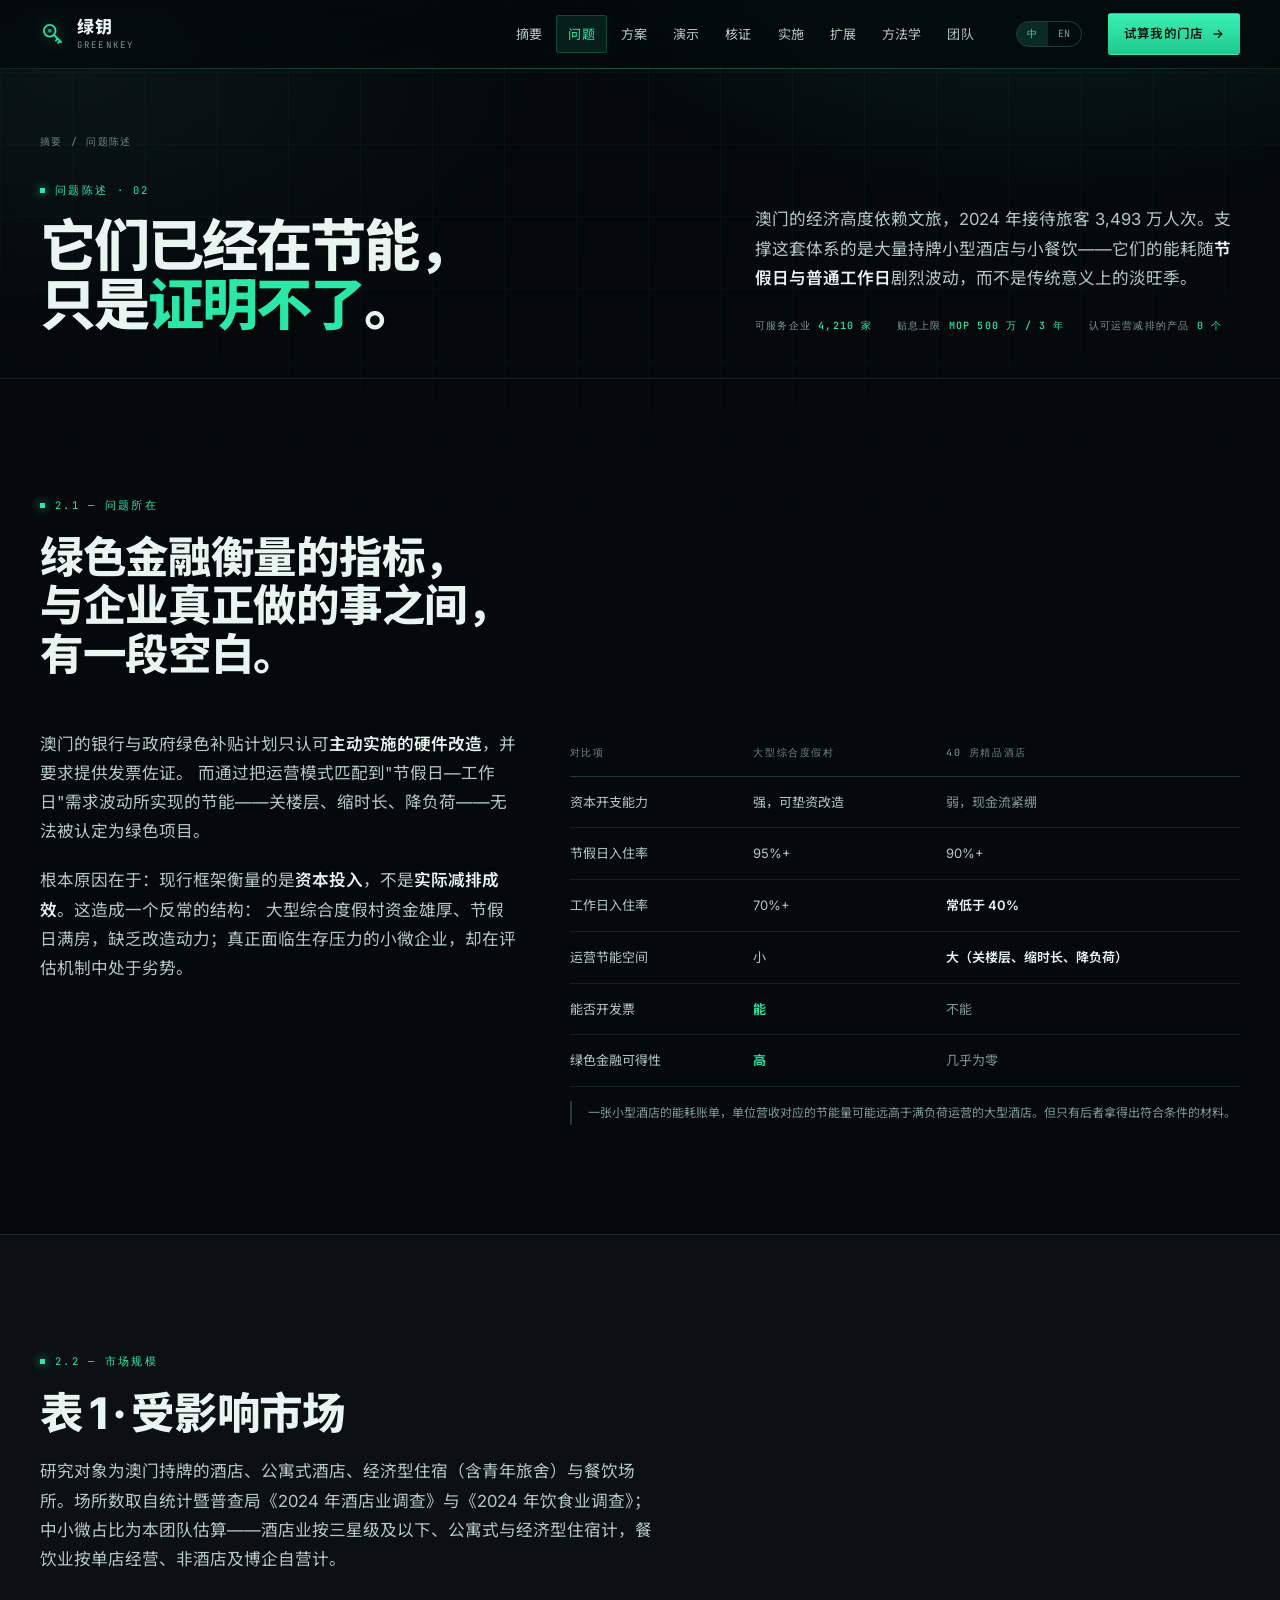
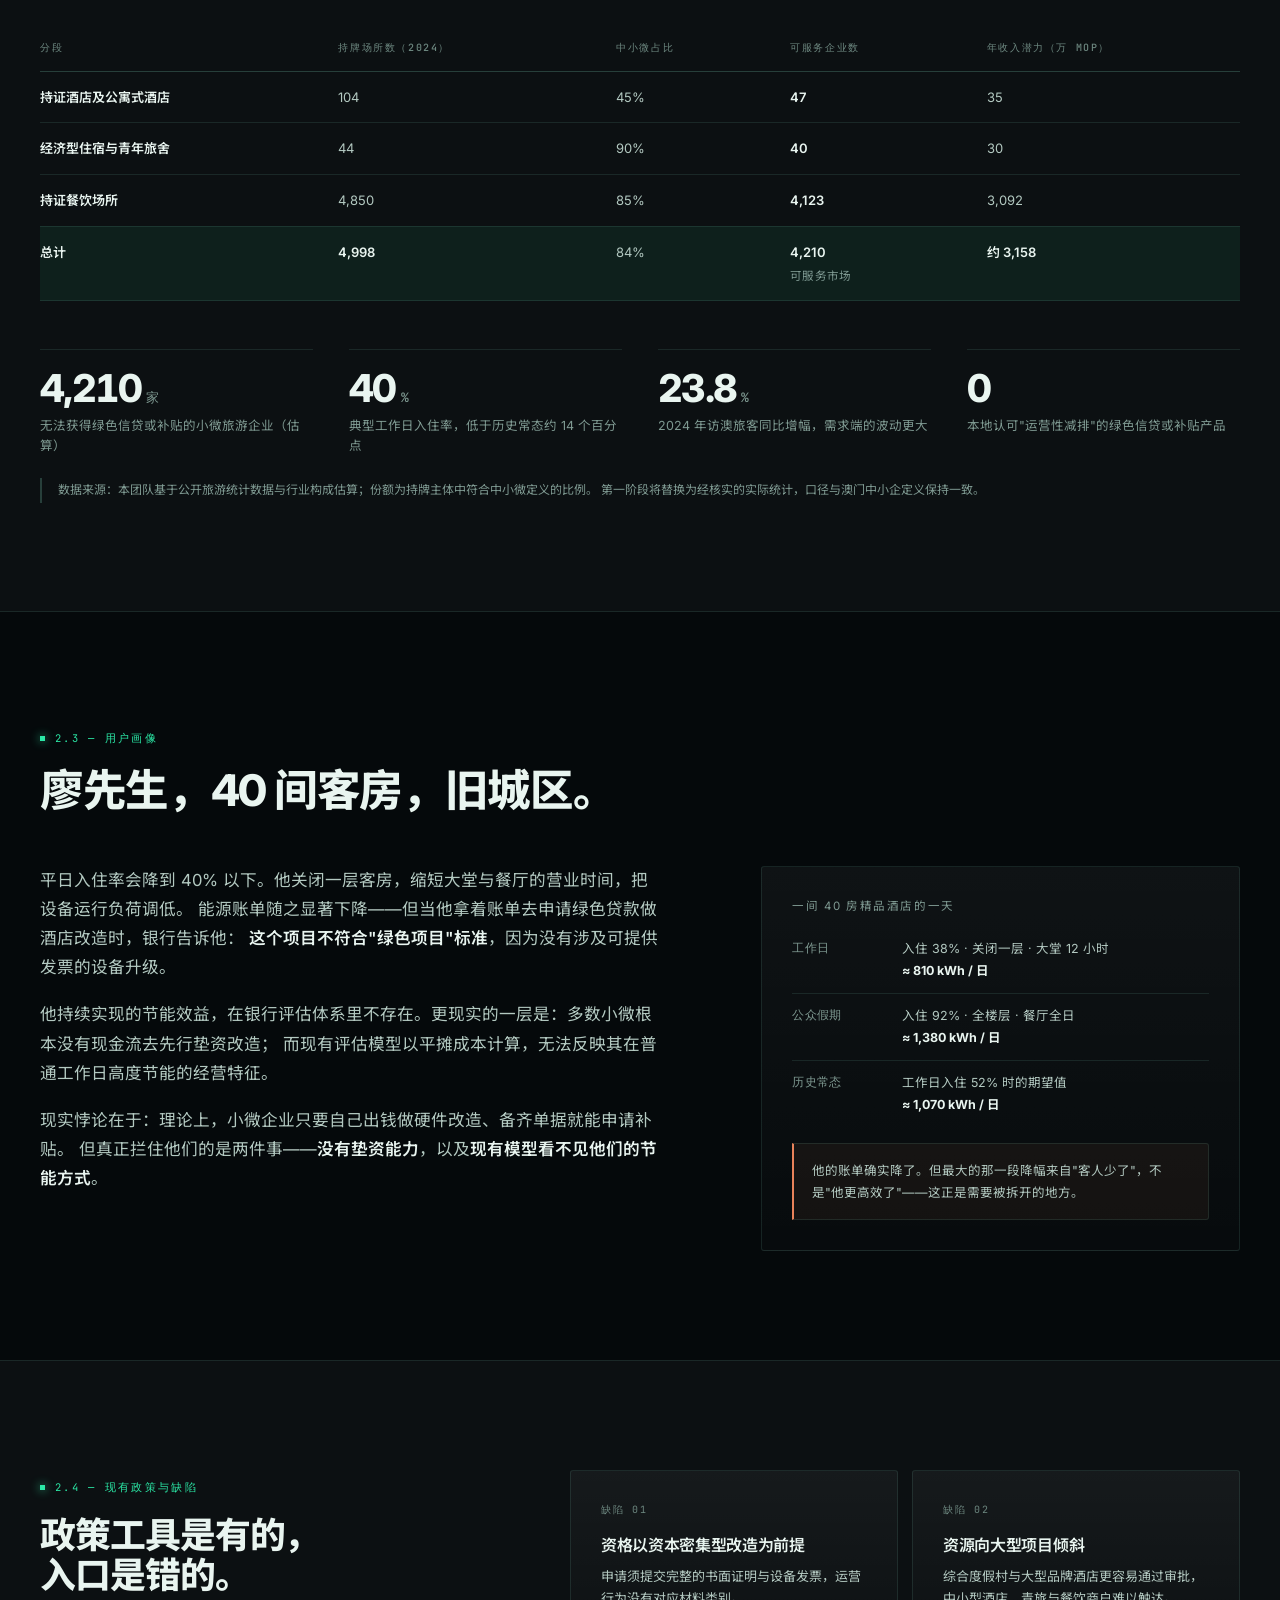
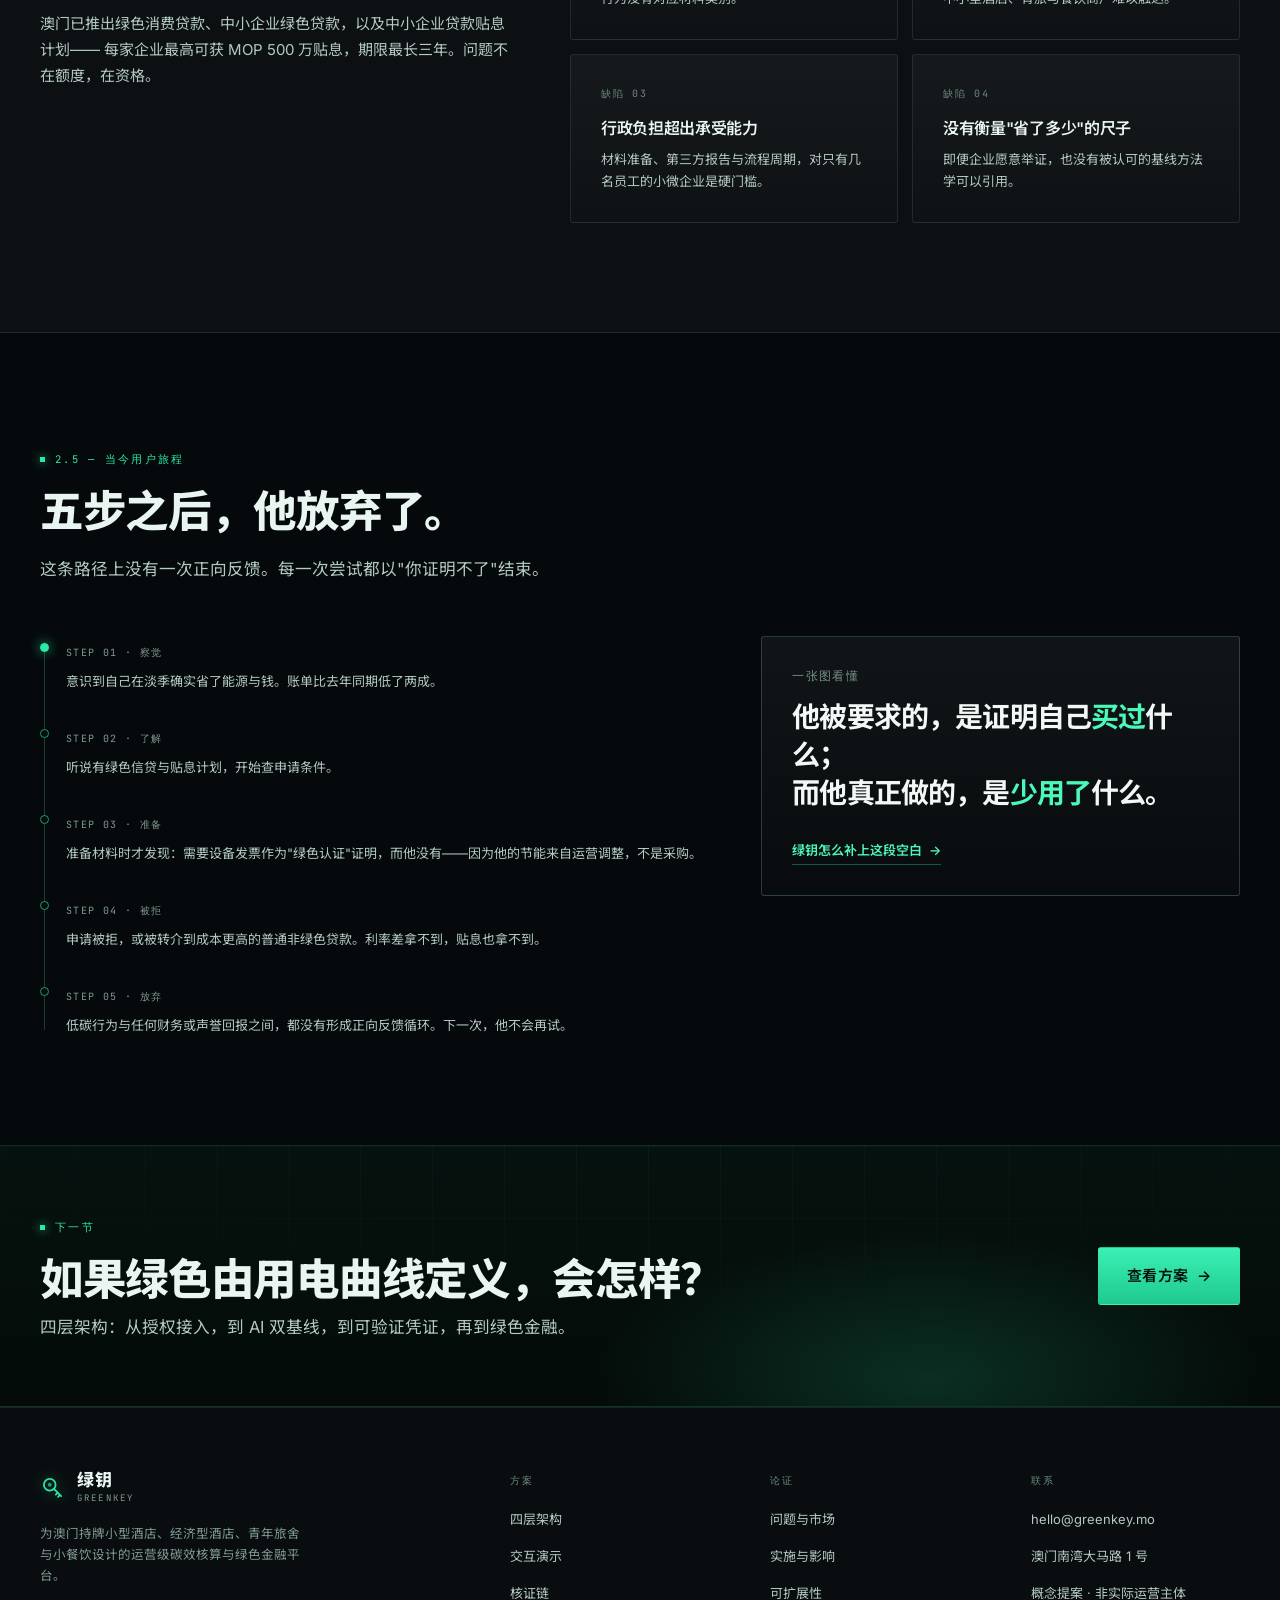
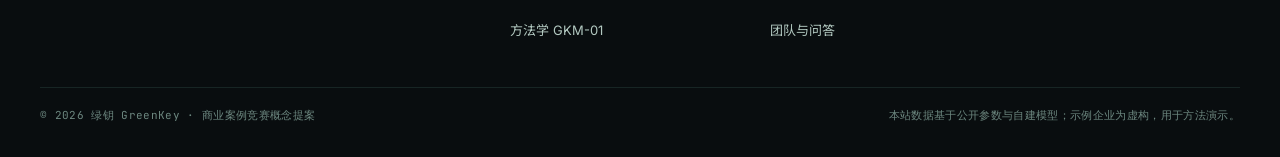
<file: problem.html>
<!doctype html>
<html lang="zh-Hans">
<head>
<meta charset="utf-8">
<meta name="viewport" content="width=device-width, initial-scale=1">
<title>问题陈述 · 绿色金融没有涵盖真实的低碳行为 | 绿钥 GreenKey</title>
<meta name="description" content="澳门 4,210 家可服务的中小微企业被「发票门槛」排除在绿色金融之外：市场规模、用户画像、政策现状与用户旅程。">
<meta property="og:type" content="website">
<meta property="og:site_name" content="绿钥 GreenKey">
<meta property="og:locale" content="zh_Hans">
<meta property="og:locale:alternate" content="en">
<meta property="og:title" content="问题陈述 · 绿色金融没有涵盖真实的低碳行为 | 绿钥 GreenKey">
<meta property="og:description" content="澳门 4,210 家可服务的中小微企业被「发票门槛」排除在绿色金融之外：市场规模、用户画像、政策现状与用户旅程。">
<meta name="twitter:card" content="summary_large_image">
<meta name="theme-color" content="#05090b">
<link rel="icon" href="data:image/svg+xml,%3Csvg xmlns='http://www.w3.org/2000/svg' viewBox='0 0 32 32'%3E%3Crect width='32' height='32' fill='%23070d10'/%3E%3Ccircle cx='12' cy='12' r='7' fill='none' stroke='%232be8a6' stroke-width='2.4'/%3E%3Cpath d='M17 17l9 9M22 22l-2.4 2.4M25 25l-2.4 2.4' stroke='%232be8a6' stroke-width='2.4' stroke-linecap='round'/%3E%3C/svg%3E">
<link rel="preconnect" href="https://fonts.googleapis.com">
<link rel="preconnect" href="https://fonts.gstatic.com" crossorigin>
<link href="https://fonts.googleapis.com/css2?family=Inter:wght@400;500;600;700;800&family=JetBrains+Mono:wght@400;500&family=Noto+Sans+SC:wght@400;500;700;800;900&family=Noto+Serif+SC:wght@700&display=swap" rel="stylesheet">
<link rel="stylesheet" href="assets/styles.css">
<link rel="stylesheet" href="assets/boot.css">
<noscript><style>[data-reveal]{opacity:1 !important;transform:none !important}</style></noscript>
<script>(function () {
  var d = document.documentElement;
  try {
    var p = new URLSearchParams(location.search);
    if (p.get("lang") === "en") localStorage.setItem("gk_lang", "en");
    if (p.get("lang") === "zh") localStorage.setItem("gk_lang", "zh");
    if (localStorage.getItem("gk_lang") === "en") {
      d.classList.add("i18n-pending");
      setTimeout(function () { d.classList.remove("i18n-pending"); }, 3000);
    }
  } catch (e) {}
  try {
    var q = new URLSearchParams(location.search);
    if (q.get("boot") === "0") return;
    var seen = false;
    try { seen = sessionStorage.getItem("gk_boot") === "1"; } catch (e) {}
    if (seen && q.get("boot") !== "1") return;
    d.classList.add("boot");
    setTimeout(function () { if (!window.__GK_BOOT_DONE__) d.classList.remove("boot"); }, 3500);
  } catch (e) {}
})();</script>
<script src="assets/lang/en-1.js" defer></script>
<script src="assets/lang/en-2.js" defer></script>
<script src="assets/lang/en-3.js" defer></script>
<script src="assets/lang/en-4.js" defer></script>
<script src="assets/i18n.js" defer></script>
<script src="assets/boot.js" defer></script>
</head>
<body>
<div class="progress"><div class="progress__bar"></div></div>

<header class="nav">
  <div class="wrap nav__inner">
    <a class="brand" href="index.html" aria-label="绿钥 GreenKey 首页">
      <svg class="brand__mark" viewBox="0 0 32 32" aria-hidden="true" style="color:#2be8a6">
        <circle cx="12" cy="12" r="7.2" fill="none" stroke="currentColor" stroke-width="2.2"/>
        <circle cx="12" cy="12" r="2.4" fill="#1f9d76"/>
        <path d="M16.9 16.9 26 26M21.8 21.8l-2.3 2.3M24.6 24.6l-2.3 2.3" stroke="currentColor" stroke-width="2.2" stroke-linecap="round"/>
      </svg>
      <span class="brand__text"><strong>绿钥</strong><em>GreenKey</em></span>
    </a>
    <nav class="nav__links" id="navLinks" aria-label="主导航">
      <a href="index.html">摘要</a>
      <a href="problem.html" aria-current="page">问题</a>
      <a href="platform.html">方案</a>
      <a href="demo.html">演示</a>
      <a href="verify.html">核证</a>
      <a href="impact.html">实施</a>
      <a href="business.html">扩展</a>
      <a href="methodology.html">方法学</a>
      <a href="team.html">团队</a>
    </nav>
    <a class="btn btn--sm nav__cta" href="demo.html">试算我的门店 <span class="arw">→</span></a>
    <button class="nav__toggle" aria-label="展开菜单" aria-expanded="false" aria-controls="navLinks"><span></span></button>
  </div>
</header>

<main>

<section class="page-head">
  <div class="wrap">
    <div class="crumbs"><a href="index.html">摘要</a> <span>/</span> <span>问题陈述</span></div>
    <div class="grid g-7-5" style="align-items:end">
      <div>
        <span class="eyebrow">问题陈述 · 02</span>
        <h1 class="h1" style="max-width:20ch">它们已经在节能，<br>只是<em>证明不了</em>。</h1>
      </div>
      <div>
        <p class="lede">
          澳门的经济高度依赖文旅，2024 年接待旅客 3,493 万人次。支撑这套体系的是大量持牌小型酒店与小餐饮——它们的能耗随<strong>节假日与普通工作日</strong>剧烈波动，而不是传统意义上的淡旺季。
        </p>
        <div class="page-head__meta">
          <span>可服务企业 <b>4,210 家</b></span>
          <span>贴息上限 <b>MOP 500 万 / 3 年</b></span>
          <span>认可运营减排的产品 <b>0 个</b></span>
        </div>
      </div>
    </div>
  </div>
</section>

<!-- 2.1 -->
<section class="section">
  <div class="wrap">
    <div class="sec-head" data-reveal>
      <span class="eyebrow">2.1 — 问题所在</span>
      <h2 class="h2">绿色金融衡量的指标，<br>与企业真正做的事之间，<br>有一段空白。</h2>
    </div>

    <div class="grid g-5-7" style="gap:clamp(28px,4vw,64px);align-items:start" data-reveal>
      <div>
        <p class="lede" style="margin-bottom:20px">
          澳门的银行与政府绿色补贴计划只认可<strong>主动实施的硬件改造</strong>，并要求提供发票佐证。
          而通过把运营模式匹配到"节假日—工作日"需求波动所实现的节能——关楼层、缩时长、降负荷——无法被认定为绿色项目。
        </p>
        <p class="lede">
          根本原因在于：现行框架衡量的是<strong>资本投入</strong>，不是<strong>实际减排成效</strong>。这造成一个反常的结构：
          大型综合度假村资金雄厚、节假日满房，缺乏改造动力；真正面临生存压力的小微企业，却在评估机制中处于劣势。
        </p>
      </div>
      <div class="table-wrap">
        <table class="tbl">
          <thead><tr><th>对比项</th><th>大型综合度假村</th><th>40 房精品酒店</th></tr></thead>
          <tbody>
            <tr><td>资本开支能力</td><td>强，可垫资改造</td><td class="no">弱，现金流紧绷</td></tr>
            <tr><td>节假日入住率</td><td>95%+</td><td>90%+</td></tr>
            <tr><td>工作日入住率</td><td>70%+</td><td><strong>常低于 40%</strong></td></tr>
            <tr><td>运营节能空间</td><td>小</td><td><strong>大（关楼层、缩时长、降负荷）</strong></td></tr>
            <tr><td>能否开发票</td><td class="yes">能</td><td class="no">不能</td></tr>
            <tr><td>绿色金融可得性</td><td class="yes">高</td><td class="no">几乎为零</td></tr>
          </tbody>
        </table>
        <p class="note" style="margin-top:14px">
          一张小型酒店的能耗账单，单位营收对应的节能量可能远高于满负荷运营的大型酒店。但只有后者拿得出符合条件的材料。
        </p>
      </div>
    </div>
  </div>
</section>

<!-- 2.2 市场 -->
<section class="section" style="background:var(--paper-2);border-block:1px solid var(--line)" id="market">
  <div class="wrap">
    <div class="sec-head" data-reveal>
      <span class="eyebrow">2.2 — 市场规模</span>
      <h2 class="h2">表 1 · 受影响市场</h2>
      <p class="lede">研究对象为澳门持牌的酒店、公寓式酒店、经济型住宿（含青年旅舍）与餐饮场所。场所数取自统计暨普查局《2024 年酒店业调查》与《2024 年饮食业调查》；中小微占比为本团队估算——酒店业按三星级及以下、公寓式与经济型住宿计，餐饮业按单店经营、非酒店及博企自营计。</p>
    </div>

    <div class="table-wrap" data-reveal>
      <table class="tbl">
        <thead>
          <tr><th>分段</th><th>持牌场所数（2024）</th><th>中小微占比</th><th>可服务企业数</th><th>年收入潜力（万 MOP）</th></tr>
        </thead>
        <tbody>
          <tr>
            <td><strong>持证酒店及公寓式酒店</strong></td>
            <td>104</td><td>45%</td><td><strong>47</strong></td><td>35</td>
          </tr>
          <tr>
            <td><strong>经济型住宿与青年旅舍</strong></td>
            <td>44</td><td>90%</td><td><strong>40</strong></td><td>30</td>
          </tr>
          <tr>
            <td><strong>持证餐饮场所</strong></td>
            <td>4,850</td><td>85%</td><td><strong>4,123</strong></td><td>3,092</td>
          </tr>
          <tr style="background:var(--mint-3)">
            <td><strong>总计</strong></td>
            <td><strong>4,998</strong></td><td>84%</td>
            <td><strong>4,210</strong><br><span class="tiny muted">可服务市场</span></td>
            <td><strong>约 3,158</strong></td>
          </tr>
        </tbody>
      </table>
    </div>

    <div class="grid g4" style="margin-top:clamp(28px,4vw,48px)" data-reveal>
      <div class="stat">
        <div class="stat__num"><span data-count="4210">4210</span><small>家</small></div>
        <div class="stat__label">无法获得绿色信贷或补贴的小微旅游企业（估算）</div>
      </div>
      <div class="stat">
        <div class="stat__num"><span data-count="40">40</span><small>%</small></div>
        <div class="stat__label">典型工作日入住率，低于历史常态约 14 个百分点</div>
      </div>
      <div class="stat">
        <div class="stat__num"><span data-count="23.8" data-dec="1">23.8</span><small>%</small></div>
        <div class="stat__label">2024 年访澳旅客同比增幅，需求端的波动更大</div>
      </div>
      <div class="stat">
        <div class="stat__num"><span data-count="0">0</span></div>
        <div class="stat__label">本地认可"运营性减排"的绿色信贷或补贴产品</div>
      </div>
    </div>

    <p class="note" style="margin-top:22px">
      数据来源：本团队基于公开旅游统计数据与行业构成估算；份额为持牌主体中符合中小微定义的比例。
      第一阶段将替换为经核实的实际统计，口径与澳门中小企定义保持一致。
    </p>
  </div>
</section>

<!-- 2.3 用户画像 -->
<section class="section" id="persona">
  <div class="wrap">
    <div class="sec-head" data-reveal>
      <span class="eyebrow">2.3 — 用户画像</span>
      <h2 class="h2">廖先生，40 间客房，旧城区。</h2>
    </div>

    <div class="grid g-7-5" style="gap:clamp(24px,4vw,56px);align-items:start" data-reveal>
      <div>
        <p class="lede" style="margin-bottom:18px">
          平日入住率会降到 40% 以下。他关闭一层客房，缩短大堂与餐厅的营业时间，把设备运行负荷调低。
          能源账单随之显著下降——但当他拿着账单去申请绿色贷款做酒店改造时，银行告诉他：
          <strong>这个项目不符合"绿色项目"标准</strong>，因为没有涉及可提供发票的设备升级。
        </p>
        <p class="lede" style="margin-bottom:18px">
          他持续实现的节能效益，在银行评估体系里不存在。更现实的一层是：多数小微根本没有现金流去先行垫资改造；
          而现有评估模型以平摊成本计算，无法反映其在普通工作日高度节能的经营特征。
        </p>
        <p class="lede">
          现实悖论在于：理论上，小微企业只要自己出钱做硬件改造、备齐单据就能申请补贴。
          但真正拦住他们的是两件事——<strong>没有垫资能力</strong>，以及<strong>现有模型看不见他们的节能方式</strong>。
        </p>
      </div>

      <div class="card">
        <div class="tiny uc muted">一间 40 房精品酒店的一天</div>
        <div class="kv" style="margin-top:12px">
          <div class="kv__row"><span class="kv__k">工作日</span><span>入住 38% · 关闭一层 · 大堂 12 小时<br><b>≈ 810 kWh / 日</b></span></div>
          <div class="kv__row"><span class="kv__k">公众假期</span><span>入住 92% · 全楼层 · 餐厅全日<br><b>≈ 1,380 kWh / 日</b></span></div>
          <div class="kv__row"><span class="kv__k">历史常态</span><span>工作日入住 52% 时的期望值<br><b>≈ 1,070 kWh / 日</b></span></div>
        </div>
        <div class="callout callout--clay" style="margin-top:16px">
          他的账单确实降了。但最大的那一段降幅来自"客人少了"，不是"他更高效了"——这正是需要被拆开的地方。
        </div>
      </div>
    </div>
  </div>
</section>

<!-- 2.4 政策 -->
<section class="section" style="background:var(--paper-2);border-block:1px solid var(--line)" id="policy">
  <div class="wrap">
    <div class="grid g-5-7" style="gap:clamp(28px,4vw,64px);align-items:start">
      <div data-reveal>
        <span class="eyebrow">2.4 — 现有政策与缺陷</span>
        <h2 class="h2" style="font-size:clamp(24px,2.8vw,36px)">政策工具是有的，<br>入口是错的。</h2>
        <p class="lede" style="margin-top:16px;font-size:15px">
          澳门已推出绿色消费贷款、中小企业绿色贷款，以及中小企业贷款贴息计划——
          每家企业最高可获 MOP 500 万贴息，期限最长三年。问题不在额度，在资格。
        </p>
      </div>
      <div data-reveal data-delay="1">
        <div class="grid g2" style="gap:14px">
          <div class="card">
            <div class="card__idx">缺陷 01</div>
            <h4 class="h4">资格以资本密集型改造为前提</h4>
            <p class="small muted" style="margin-top:8px">申请须提交完整的书面证明与设备发票，运营行为没有对应材料类别。</p>
          </div>
          <div class="card">
            <div class="card__idx">缺陷 02</div>
            <h4 class="h4">资源向大型项目倾斜</h4>
            <p class="small muted" style="margin-top:8px">综合度假村与大型品牌酒店更容易通过审批，中小型酒店、青旅与餐饮商户难以触达。</p>
          </div>
          <div class="card">
            <div class="card__idx">缺陷 03</div>
            <h4 class="h4">行政负担超出承受能力</h4>
            <p class="small muted" style="margin-top:8px">材料准备、第三方报告与流程周期，对只有几名员工的小微企业是硬门槛。</p>
          </div>
          <div class="card">
            <div class="card__idx">缺陷 04</div>
            <h4 class="h4">没有衡量"省了多少"的尺子</h4>
            <p class="small muted" style="margin-top:8px">即便企业愿意举证，也没有被认可的基线方法学可以引用。</p>
          </div>
        </div>
      </div>
    </div>
  </div>
</section>

<!-- 2.5 用户旅程 -->
<section class="section" id="journey">
  <div class="wrap">
    <div class="sec-head" data-reveal>
      <span class="eyebrow">2.5 — 当今用户旅程</span>
      <h2 class="h2">五步之后，他放弃了。</h2>
      <p class="lede">这条路径上没有一次正向反馈。每一次尝试都以"你证明不了"结束。</p>
    </div>

    <div class="grid g-7-5" style="gap:clamp(24px,4vw,56px);align-items:start" data-reveal>
      <div class="tl">
        <div class="tl__item tl__item--now">
          <span class="tl__when">STEP 01 · 察觉</span>
          <p class="small" style="margin:6px 0 0">意识到自己在淡季确实省了能源与钱。账单比去年同期低了两成。</p>
        </div>
        <div class="tl__item">
          <span class="tl__when">STEP 02 · 了解</span>
          <p class="small" style="margin:6px 0 0">听说有绿色信贷与贴息计划，开始查申请条件。</p>
        </div>
        <div class="tl__item">
          <span class="tl__when">STEP 03 · 准备</span>
          <p class="small" style="margin:6px 0 0">准备材料时才发现：需要设备发票作为"绿色认证"证明，而他没有——因为他的节能来自运营调整，不是采购。</p>
        </div>
        <div class="tl__item">
          <span class="tl__when">STEP 04 · 被拒</span>
          <p class="small" style="margin:6px 0 0">申请被拒，或被转介到成本更高的普通非绿色贷款。利率差拿不到，贴息也拿不到。</p>
        </div>
        <div class="tl__item">
          <span class="tl__when">STEP 05 · 放弃</span>
          <p class="small" style="margin:6px 0 0">低碳行为与任何财务或声誉回报之间，都没有形成正向反馈循环。下一次，他不会再试。</p>
        </div>
      </div>
      <div class="card card--dark">
        <div class="tiny mono" style="color:var(--dk-muted);letter-spacing:.12em">一张图看懂</div>
        <p class="quote" style="font-size:clamp(20px,2.2vw,28px);color:#f2f8f5;margin-top:14px;max-width:none">
          他被要求的，是证明自己<em style="color:var(--mint-hi)">买过</em>什么；<br>而他真正做的，是<em style="color:var(--mint-hi)">少用了</em>什么。
        </p>
        <div style="margin-top:22px">
          <a class="link-arw" style="color:var(--mint-hi);border-color:rgba(43,232,166,.35)" href="platform.html">绿钥怎么补上这段空白 <span>→</span></a>
        </div>
      </div>
    </div>
  </div>
</section>

<section class="section band section--tight">
  <div class="wrap" style="display:flex;justify-content:space-between;align-items:center;gap:32px;flex-wrap:wrap">
    <div>
      <span class="eyebrow">下一节</span>
      <h2 class="h2" style="margin-bottom:10px">如果绿色由用电曲线定义，会怎样？</h2>
      <p class="lede" style="max-width:54ch">四层架构：从授权接入，到 AI 双基线，到可验证凭证，再到绿色金融。</p>
    </div>
    <a class="btn btn--mint btn--lg" href="platform.html">查看方案 <span class="arw">→</span></a>
  </div>
</section>

</main>

<footer class="footer">
  <div class="wrap footer__grid">
    <div>
      <a class="brand" href="index.html">
        <svg class="brand__mark" viewBox="0 0 32 32" aria-hidden="true" style="color:#2be8a6">
          <circle cx="12" cy="12" r="7.2" fill="none" stroke="currentColor" stroke-width="2.2"/>
          <circle cx="12" cy="12" r="2.4" fill="#1f9d76"/>
          <path d="M16.9 16.9 26 26M21.8 21.8l-2.3 2.3M24.6 24.6l-2.3 2.3" stroke="currentColor" stroke-width="2.2" stroke-linecap="round"/>
        </svg>
        <span class="brand__text"><strong>绿钥</strong><em>GreenKey</em></span>
      </a>
      <p class="footer__desc">为澳门持牌小型酒店、经济型酒店、青年旅舍与小餐饮设计的运营级碳效核算与绿色金融平台。</p>
    </div>
    <div>
      <h5>方案</h5>
      <ul>
        <li><a href="platform.html">四层架构</a></li>
        <li><a href="demo.html">交互演示</a></li>
        <li><a href="verify.html">核证链</a></li>
        <li><a href="methodology.html">方法学 GKM-01</a></li>
      </ul>
    </div>
    <div>
      <h5>论证</h5>
      <ul>
        <li><a href="problem.html">问题与市场</a></li>
        <li><a href="impact.html">实施与影响</a></li>
        <li><a href="business.html">可扩展性</a></li>
        <li><a href="team.html">团队与问答</a></li>
      </ul>
    </div>
    <div>
      <h5>联系</h5>
      <ul>
        <li><a href="mailto:hello@greenkey.mo">hello@greenkey.mo</a></li>
        <li><span class="small muted">澳门南湾大马路 1 号</span></li>
        <li><span class="small muted">概念提案 · 非实际运营主体</span></li>
      </ul>
    </div>
  </div>
  <div class="wrap footer__base">
    <span>© <span data-year>2026</span> 绿钥 GreenKey · 商业案例竞赛概念提案</span>
    <span>本站数据基于公开参数与自建模型；示例企业为虚构，用于方法演示。</span>
  </div>
</footer>

<script src="assets/model.js"></script>
<script src="assets/app.js"></script>
</body>
</html>
</file>
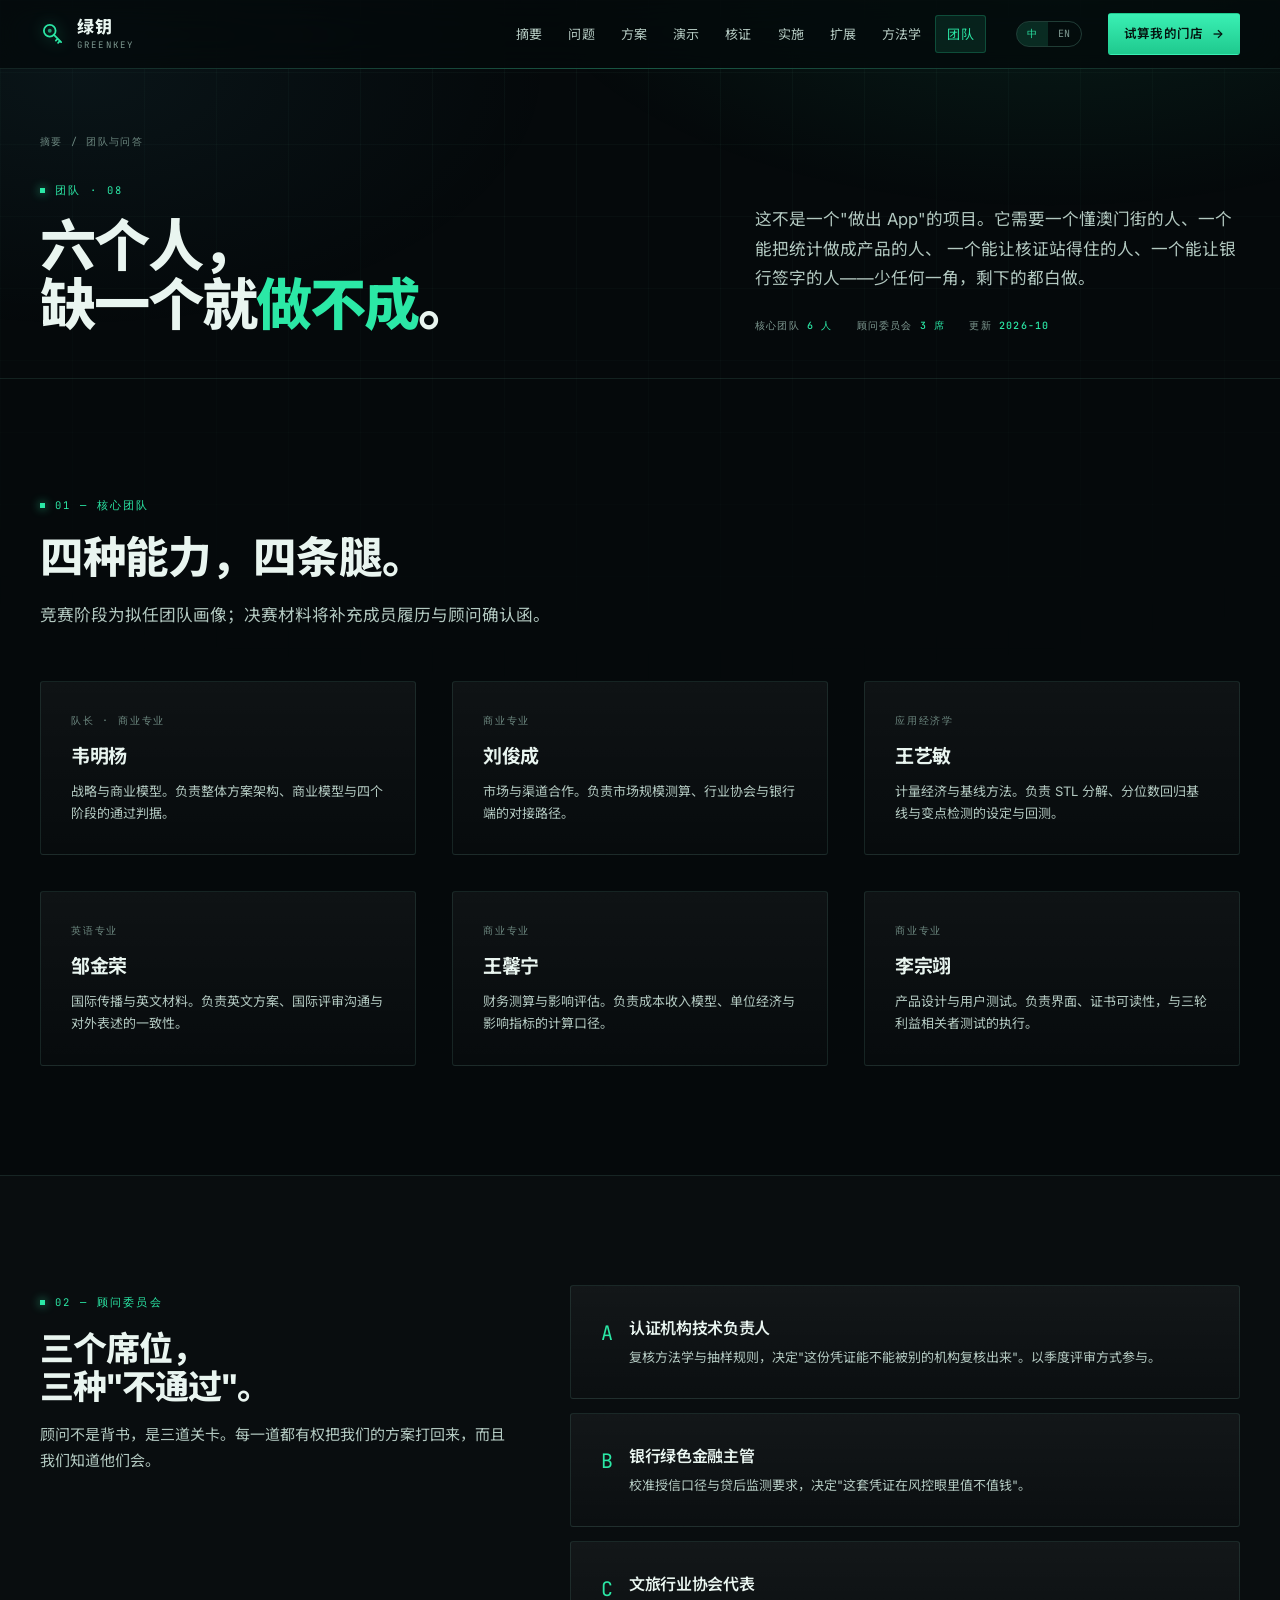
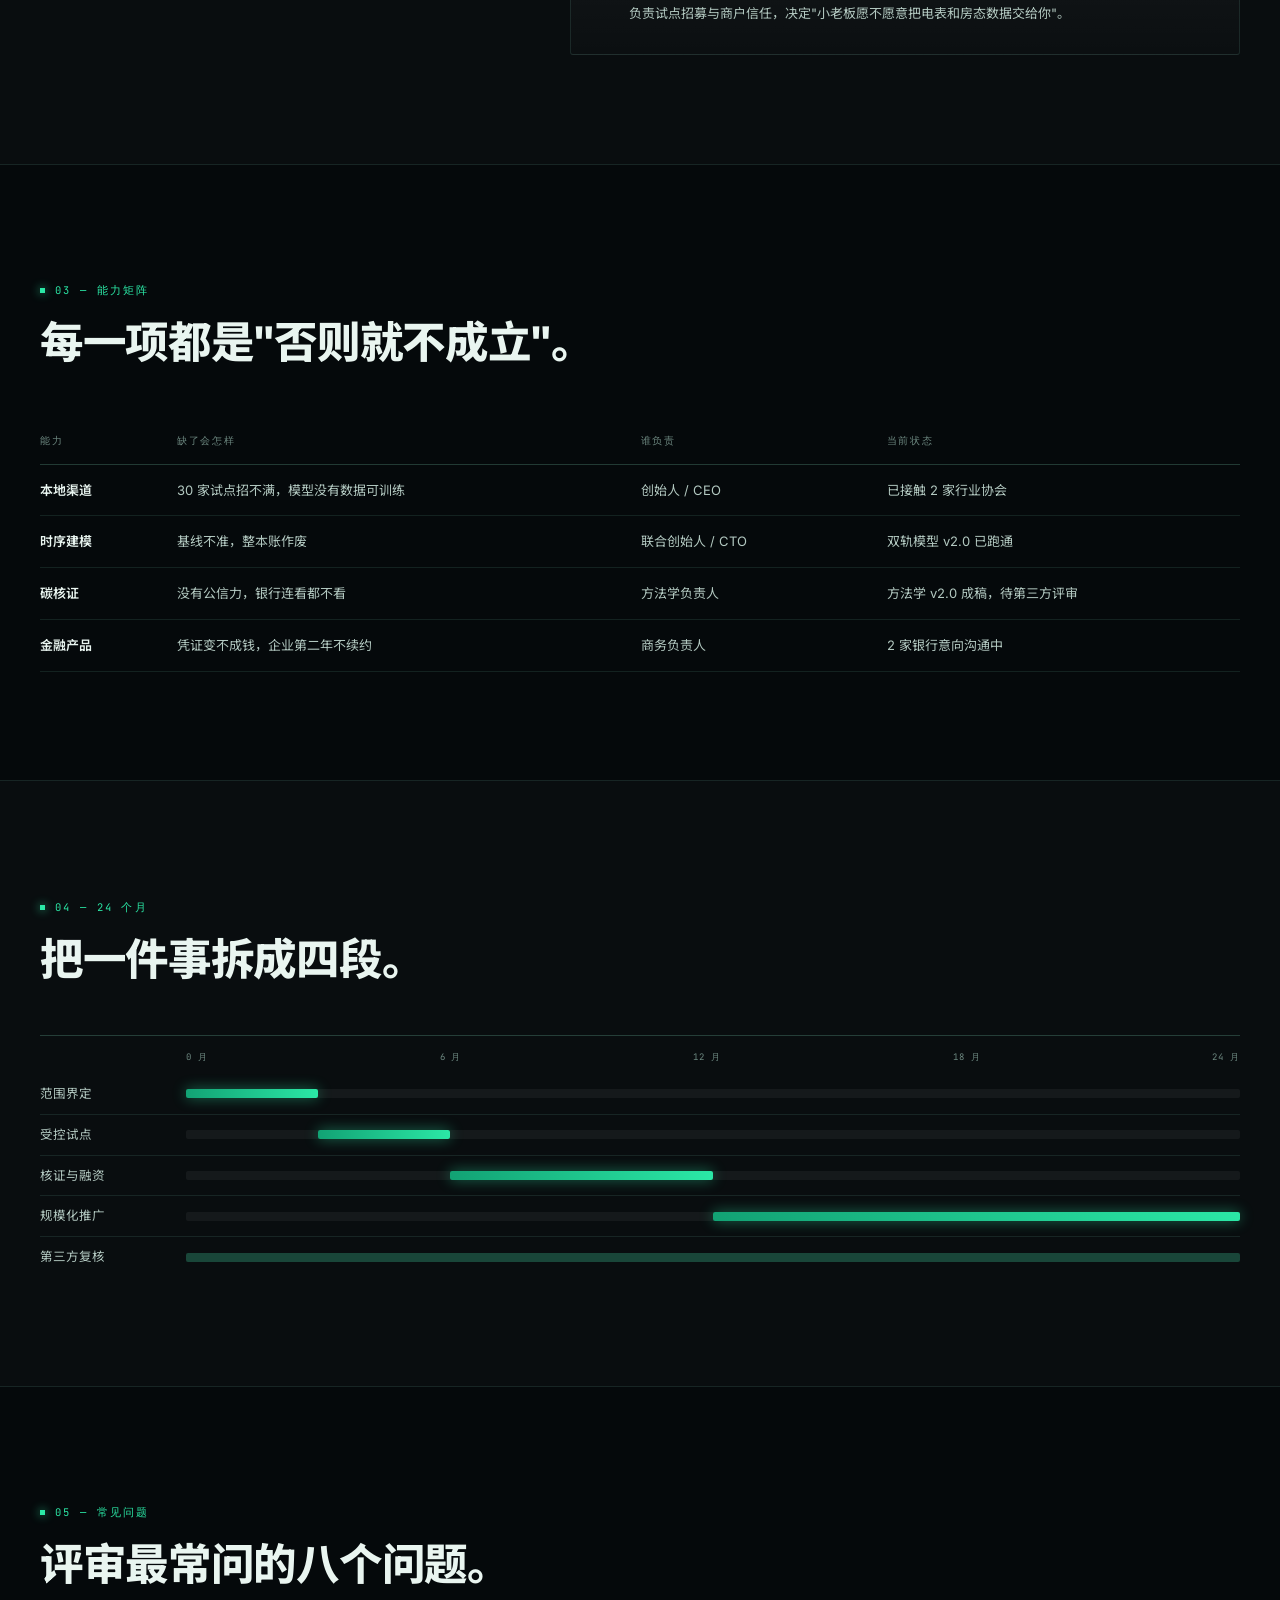
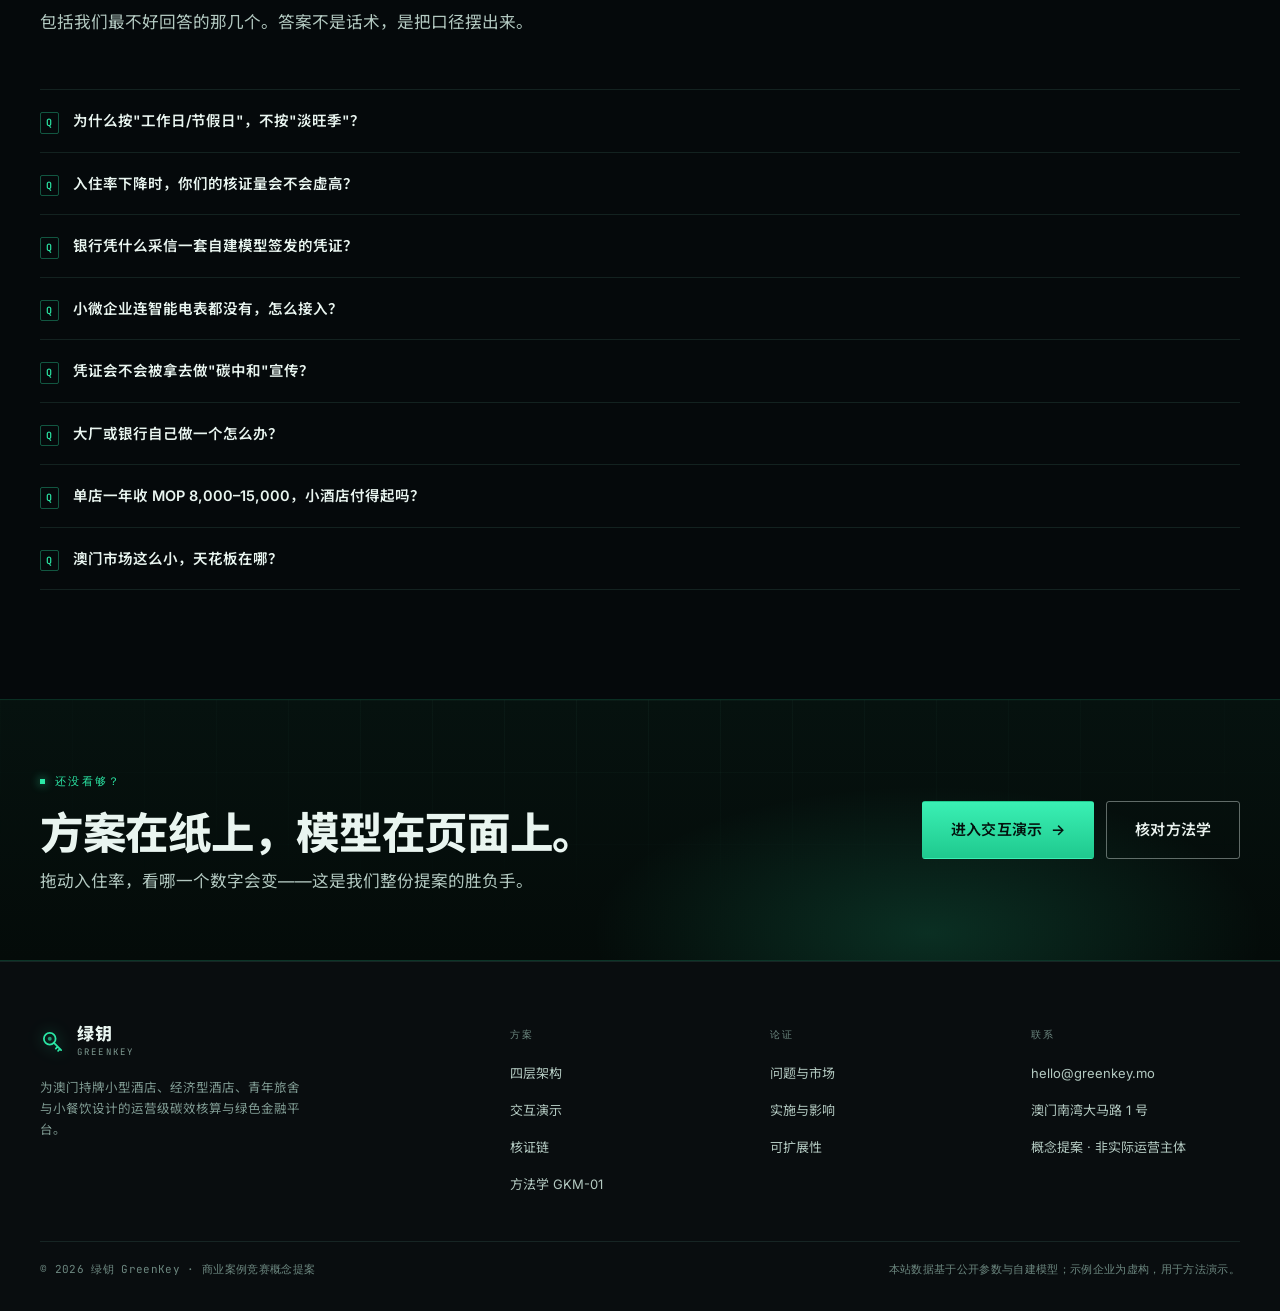
<file: team.html>
<!doctype html>
<html lang="zh-Hans">
<head>
<meta charset="utf-8">
<meta name="viewport" content="width=device-width, initial-scale=1">
<title>团队、顾问与常见问题 · 绿钥 GreenKey</title>
<meta name="description" content="绿钥的核心团队、顾问委员会、能力矩阵、24 个月里程碑，以及评审最常问的八个问题。">
<meta name="theme-color" content="#05090b">
<meta property="og:type" content="website">
<meta property="og:site_name" content="绿钥 GreenKey">
<meta property="og:locale" content="zh_Hans">
<meta property="og:locale:alternate" content="en">
<meta property="og:title" content="团队、顾问与常见问题 · 绿钥 GreenKey">
<meta property="og:description" content="绿钥的核心团队、顾问委员会、能力矩阵、24 个月里程碑，以及评审最常问的八个问题。">
<meta name="twitter:card" content="summary_large_image">
<link rel="icon" href="data:image/svg+xml,%3Csvg xmlns='http://www.w3.org/2000/svg' viewBox='0 0 32 32'%3E%3Crect width='32' height='32' fill='%23070d10'/%3E%3Ccircle cx='12' cy='12' r='7' fill='none' stroke='%232be8a6' stroke-width='2.4'/%3E%3Cpath d='M17 17l9 9M22 22l-2.4 2.4M25 25l-2.4 2.4' stroke='%232be8a6' stroke-width='2.4' stroke-linecap='round'/%3E%3C/svg%3E">
<link rel="preconnect" href="https://fonts.googleapis.com">
<link rel="preconnect" href="https://fonts.gstatic.com" crossorigin>
<link href="https://fonts.googleapis.com/css2?family=Inter:wght@400;500;600;700;800&family=JetBrains+Mono:wght@400;500&family=Noto+Sans+SC:wght@400;500;700;800;900&family=Noto+Serif+SC:wght@700&display=swap" rel="stylesheet">
<link rel="stylesheet" href="assets/styles.css">
<link rel="stylesheet" href="assets/boot.css">
<noscript><style>[data-reveal]{opacity:1 !important;transform:none !important}</style></noscript>
<script>(function () {
  var d = document.documentElement;
  try {
    var p = new URLSearchParams(location.search);
    if (p.get("lang") === "en") localStorage.setItem("gk_lang", "en");
    if (p.get("lang") === "zh") localStorage.setItem("gk_lang", "zh");
    if (localStorage.getItem("gk_lang") === "en") {
      d.classList.add("i18n-pending");
      setTimeout(function () { d.classList.remove("i18n-pending"); }, 3000);
    }
  } catch (e) {}
  try {
    var q = new URLSearchParams(location.search);
    if (q.get("boot") === "0") return;
    var seen = false;
    try { seen = sessionStorage.getItem("gk_boot") === "1"; } catch (e) {}
    if (seen && q.get("boot") !== "1") return;
    d.classList.add("boot");
    setTimeout(function () { if (!window.__GK_BOOT_DONE__) d.classList.remove("boot"); }, 3500);
  } catch (e) {}
})();</script>
<script src="assets/lang/en-1.js" defer></script>
<script src="assets/lang/en-2.js" defer></script>
<script src="assets/lang/en-3.js" defer></script>
<script src="assets/lang/en-4.js" defer></script>
<script src="assets/i18n.js" defer></script>
<script src="assets/boot.js" defer></script>
</head>
<body>
<div class="progress"><div class="progress__bar"></div></div>

<header class="nav">
  <div class="wrap nav__inner">
    <a class="brand" href="index.html" aria-label="绿钥 GreenKey 首页">
      <svg class="brand__mark" viewBox="0 0 32 32" aria-hidden="true" style="color:#2be8a6">
        <circle cx="12" cy="12" r="7.2" fill="none" stroke="currentColor" stroke-width="2.2"/>
        <circle cx="12" cy="12" r="2.4" fill="#1f9d76"/>
        <path d="M16.9 16.9 26 26M21.8 21.8l-2.3 2.3M24.6 24.6l-2.3 2.3" stroke="currentColor" stroke-width="2.2" stroke-linecap="round"/>
      </svg>
      <span class="brand__text"><strong>绿钥</strong><em>GreenKey</em></span>
    </a>
    <nav class="nav__links" id="navLinks" aria-label="主导航">
      <a href="index.html">摘要</a>
      <a href="problem.html">问题</a>
      <a href="platform.html">方案</a>
      <a href="demo.html">演示</a>
      <a href="verify.html">核证</a>
      <a href="impact.html">实施</a>
      <a href="business.html">扩展</a>
      <a href="methodology.html">方法学</a>
      <a href="team.html" aria-current="page">团队</a>
    </nav>
    <a class="btn btn--sm nav__cta" href="demo.html">试算我的门店 <span class="arw">→</span></a>
    <button class="nav__toggle" aria-label="展开菜单" aria-expanded="false" aria-controls="navLinks"><span></span></button>
  </div>
</header>

<main>

<section class="page-head">
  <div class="wrap">
    <div class="crumbs"><a href="index.html">摘要</a> <span>/</span> <span>团队与问答</span></div>
    <div class="grid g-7-5" style="align-items:end">
      <div>
        <span class="eyebrow">团队 · 08</span>
        <h1 class="h1" style="max-width:20ch">六个人，<br>缺一个就<em>做不成</em>。</h1>
      </div>
      <div>
        <p class="lede">
          这不是一个"做出 App"的项目。它需要一个懂澳门街的人、一个能把统计做成产品的人、
          一个能让核证站得住的人、一个能让银行签字的人——少任何一角，剩下的都白做。
        </p>
        <div class="page-head__meta">
          <span>核心团队 <b>6 人</b></span>
          <span>顾问委员会 <b>3 席</b></span>
          <span>更新 <b>2026-10</b></span>
        </div>
      </div>
    </div>
  </div>
</section>

<!-- 01 团队 -->
<section class="section">
  <div class="wrap">
    <div class="sec-head" data-reveal>
      <span class="eyebrow">01 — 核心团队</span>
      <h2 class="h2">四种能力，四条腿。</h2>
      <p class="lede">竞赛阶段为拟任团队画像；决赛材料将补充成员履历与顾问确认函。</p>
    </div>
        <div class="grid g3" data-reveal>
      <div class="card">
        <span class="card__idx">队长 · 商业专业</span>
        <h3 class="h3" style="font-size:19px">韦明杨</h3>
        <p class="small muted" style="margin-top:10px">战略与商业模型。负责整体方案架构、商业模型与四个阶段的通过判据。</p>
      </div>
      <div class="card">
        <span class="card__idx">商业专业</span>
        <h3 class="h3" style="font-size:19px">刘俊成</h3>
        <p class="small muted" style="margin-top:10px">市场与渠道合作。负责市场规模测算、行业协会与银行端的对接路径。</p>
      </div>
      <div class="card">
        <span class="card__idx">应用经济学</span>
        <h3 class="h3" style="font-size:19px">王艺敏</h3>
        <p class="small muted" style="margin-top:10px">计量经济与基线方法。负责 STL 分解、分位数回归基线与变点检测的设定与回测。</p>
      </div>
      <div class="card">
        <span class="card__idx">英语专业</span>
        <h3 class="h3" style="font-size:19px">邹金荣</h3>
        <p class="small muted" style="margin-top:10px">国际传播与英文材料。负责英文方案、国际评审沟通与对外表述的一致性。</p>
      </div>
      <div class="card">
        <span class="card__idx">商业专业</span>
        <h3 class="h3" style="font-size:19px">王馨宁</h3>
        <p class="small muted" style="margin-top:10px">财务测算与影响评估。负责成本收入模型、单位经济与影响指标的计算口径。</p>
      </div>
      <div class="card">
        <span class="card__idx">商业专业</span>
        <h3 class="h3" style="font-size:19px">李宗翊</h3>
        <p class="small muted" style="margin-top:10px">产品设计与用户测试。负责界面、证书可读性，与三轮利益相关者测试的执行。</p>
      </div>
    </div>
  </div>
</section>
<!-- 02 顾问 -->
<section class="section" style="background:rgba(255,255,255,.018);border-block:1px solid var(--line)">
  <div class="wrap">
    <div class="grid g-5-7" style="gap:clamp(28px,4vw,64px);align-items:start">
      <div data-reveal>
        <span class="eyebrow">02 — 顾问委员会</span>
        <h2 class="h2" style="font-size:clamp(24px,2.8vw,34px)">三个席位，<br>三种"不通过"。</h2>
        <p class="lede" style="margin-top:16px;font-size:15px">
          顾问不是背书，是三道关卡。每一道都有权把我们的方案打回来，而且我们知道他们会。
        </p>
      </div>
      <div class="grid" style="gap:14px" data-reveal data-delay="1">
        <div class="card" style="display:grid;grid-template-columns:auto 1fr;gap:16px;align-items:start">
          <span class="mono" style="font-size:20px;color:var(--mint)">A</span>
          <div>
            <h4 class="h4">认证机构技术负责人</h4>
            <p class="small muted" style="margin-top:6px">复核方法学与抽样规则，决定"这份凭证能不能被别的机构复核出来"。以季度评审方式参与。</p>
          </div>
        </div>
        <div class="card" style="display:grid;grid-template-columns:auto 1fr;gap:16px;align-items:start">
          <span class="mono" style="font-size:20px;color:var(--mint)">B</span>
          <div>
            <h4 class="h4">银行绿色金融主管</h4>
            <p class="small muted" style="margin-top:6px">校准授信口径与贷后监测要求，决定"这套凭证在风控眼里值不值钱"。</p>
          </div>
        </div>
        <div class="card" style="display:grid;grid-template-columns:auto 1fr;gap:16px;align-items:start">
          <span class="mono" style="font-size:20px;color:var(--mint)">C</span>
          <div>
            <h4 class="h4">文旅行业协会代表</h4>
            <p class="small muted" style="margin-top:6px">负责试点招募与商户信任，决定"小老板愿不愿意把电表和房态数据交给你"。</p>
          </div>
        </div>
      </div>
    </div>
  </div>
</section>

<!-- 03 能力矩阵 -->
<section class="section">
  <div class="wrap">
    <div class="sec-head" data-reveal>
      <span class="eyebrow">03 — 能力矩阵</span>
      <h2 class="h2">每一项都是"否则就不成立"。</h2>
    </div>
    <div class="table-wrap" data-reveal>
      <table class="tbl">
        <thead><tr><th>能力</th><th>缺了会怎样</th><th>谁负责</th><th>当前状态</th></tr></thead>
        <tbody>
          <tr><td><strong>本地渠道</strong></td><td>30 家试点招不满，模型没有数据可训练</td><td>创始人 / CEO</td><td>已接触 2 家行业协会</td></tr>
          <tr><td><strong>时序建模</strong></td><td>基线不准，整本账作废</td><td>联合创始人 / CTO</td><td>双轨模型 v2.0 已跑通</td></tr>
          <tr><td><strong>碳核证</strong></td><td>没有公信力，银行连看都不看</td><td>方法学负责人</td><td>方法学 v2.0 成稿，待第三方评审</td></tr>
          <tr><td><strong>金融产品</strong></td><td>凭证变不成钱，企业第二年不续约</td><td>商务负责人</td><td>2 家银行意向沟通中</td></tr>
        </tbody>
      </table>
    </div>
  </div>
</section>

<!-- 04 里程碑 -->
<section class="section" style="background:rgba(255,255,255,.018);border-block:1px solid var(--line)">
  <div class="wrap">
    <div class="sec-head" data-reveal>
      <span class="eyebrow">04 — 24 个月</span>
      <h2 class="h2">把一件事拆成四段。</h2>
    </div>
    <div class="gantt" data-reveal>
      <div class="gantt__axis">
        <span></span>
        <div class="gantt__scale"><span>0 月</span><span>6 月</span><span>12 月</span><span>18 月</span><span>24 月</span></div>
      </div>
      <div class="gantt__row">
        <span class="gantt__label">范围界定</span>
        <div class="gantt__track"><div class="gantt__bar" style="left:0;width:12.5%"></div></div>
      </div>
      <div class="gantt__row">
        <span class="gantt__label">受控试点</span>
        <div class="gantt__track"><div class="gantt__bar" style="left:12.5%;width:12.5%"></div></div>
      </div>
      <div class="gantt__row">
        <span class="gantt__label">核证与融资</span>
        <div class="gantt__track"><div class="gantt__bar" style="left:25%;width:25%"></div></div>
      </div>
      <div class="gantt__row">
        <span class="gantt__label">规模化推广</span>
        <div class="gantt__track"><div class="gantt__bar" style="left:50%;width:50%"></div></div>
      </div>
      <div class="gantt__row">
        <span class="gantt__label">第三方复核</span>
        <div class="gantt__track"><div class="gantt__bar gantt__bar--soft" style="left:0;width:100%"></div></div>
      </div>
    </div>
  </div>
</section>

<!-- 05 FAQ -->
<section class="section" id="faq">
  <div class="wrap">
    <div class="sec-head" data-reveal>
      <span class="eyebrow">05 — 常见问题</span>
      <h2 class="h2">评审最常问的八个问题。</h2>
      <p class="lede">包括我们最不好回答的那几个。答案不是话术，是把口径摆出来。</p>
    </div>
    <div class="faq" data-reveal>
      <details class="faq__item">
        <summary>为什么按"工作日/节假日"，不按"淡旺季"？</summary>
        <div class="faq__body">
          澳门的客流是事件驱动的：黄金周、大赛车、艺术节、周末。按月做淡旺季，会把"周一到周四"整段抹平，
          而节能恰恰发生在这些日子里。日型是第一位的解释变量，气温是第二位的。
        </div>
      </details>
      <details class="faq__item">
        <summary>入住率下降时，你们的核证量会不会虚高？</summary>
        <div class="faq__body">
          不会。核证以单位活动量能耗（kWh/间夜 或 kWh/客次）为分子，入住率只影响分母。
          演示页可以直接验证：把工作日入住率从 75% 拖到 15%，活动量效应急剧变大，强度改善率只在 8.8%–9.4% 之间微动。
        </div>
      </details>
      <details class="faq__item">
        <summary>银行凭什么采信一套自建模型签发的凭证？</summary>
        <div class="faq__body">
          三件事：口径保守（用校正 BAU 作被减数、P10 作门槛，宁可少算三到四成）；
          过程可复算（方法学、参数快照、数据哈希全部公开）；有复核（每年 10% 随机抽样 + 20% 大额全量复核，结论写入证书状态且不可删除）。
        </div>
      </details>
      <details class="faq__item">
        <summary>小微企业连智能电表都没有，怎么接入？</summary>
        <div class="faq__body">
          账单是唯一必选项，其余四类可选。缺数据不会让核证失效，只会降级：C 级置信区间 ±15%，
          同一家店核证量更小。这是"证据不足就少算"的机械实现，不依赖人的判断。
        </div>
      </details>
      <details class="faq__item">
        <summary>凭证会不会被拿去做"碳中和"宣传？</summary>
        <div class="faq__body">
          我们在方法学里写死了：产出的是"避免排放凭证"，用于绿色金融与政府认证的材料支持，
          <strong>不是可用于抵消的碳信用</strong>。不参与自愿减排市场，也不为任何企业的碳中和声明提供依据。
        </div>
      </details>
      <details class="faq__item">
        <summary>大厂或银行自己做一个怎么办？</summary>
        <div class="faq__body">
          单店年成本 MOP 1 万量级，大厂的销售成本都不止这个数；银行缺的是 MRV 能力而不是系统。
          真正的壁垒是本地方法学定义权、商会与银行的渠道，以及越多商户越准的数据飞轮——不是模型代码。
        </div>
      </details>
      <details class="faq__item">
        <summary>单店一年收 MOP 8,000–15,000，小酒店付得起吗？</summary>
        <div class="faq__body">
          服务费设计为可核证节能收益的 20–30%（首年可完全按效果付费），企业不先掏钱，从省下来的电费里分成。
          300 家规模时单店年化成本约 MOP 1.01 万，刚好被这个费率覆盖。
        </div>
      </details>
      <details class="faq__item">
        <summary>澳门市场这么小，天花板在哪？</summary>
        <div class="faq__body">
          澳门是验证场，不是终点。方法论依赖的是"需求随节假日与工作日剧烈波动、固定成本无法同步收缩"这个结构，
          里斯本、槟城、曼谷以及东盟沿海的旅游城市都有同一道题。先把一座城跑通，再谈复制。
        </div>
      </details>
    </div>
  </div>
</section>

<section class="section band section--tight">
  <div class="wrap" style="display:flex;justify-content:space-between;align-items:center;gap:32px;flex-wrap:wrap">
    <div>
      <span class="eyebrow">还没看够？</span>
      <h2 class="h2" style="margin-bottom:10px">方案在纸上，模型在页面上。</h2>
      <p class="lede" style="max-width:52ch">拖动入住率，看哪一个数字会变——这是我们整份提案的胜负手。</p>
    </div>
    <div style="display:flex;gap:12px;flex-wrap:wrap">
      <a class="btn btn--mint btn--lg" href="demo.html">进入交互演示 <span class="arw">→</span></a>
      <a class="btn btn--lg" style="--bg:transparent;--bd:rgba(233,245,239,.4);--fg:#e9f1ed" href="methodology.html">核对方法学</a>
    </div>
  </div>
</section>

</main>

<footer class="footer">
  <div class="wrap footer__grid">
    <div>
      <a class="brand" href="index.html">
        <svg class="brand__mark" viewBox="0 0 32 32" aria-hidden="true" style="color:#2be8a6">
          <circle cx="12" cy="12" r="7.2" fill="none" stroke="currentColor" stroke-width="2.2"/>
          <circle cx="12" cy="12" r="2.4" fill="#1f9d76"/>
          <path d="M16.9 16.9 26 26M21.8 21.8l-2.3 2.3M24.6 24.6l-2.3 2.3" stroke="currentColor" stroke-width="2.2" stroke-linecap="round"/>
        </svg>
        <span class="brand__text"><strong>绿钥</strong><em>GreenKey</em></span>
      </a>
      <p class="footer__desc">为澳门持牌小型酒店、经济型酒店、青年旅舍与小餐饮设计的运营级碳效核算与绿色金融平台。</p>
    </div>
    <div>
      <h5>方案</h5>
      <ul>
        <li><a href="platform.html">四层架构</a></li>
        <li><a href="demo.html">交互演示</a></li>
        <li><a href="verify.html">核证链</a></li>
        <li><a href="methodology.html">方法学 GKM-01</a></li>
      </ul>
    </div>
    <div>
      <h5>论证</h5>
      <ul>
        <li><a href="problem.html">问题与市场</a></li>
        <li><a href="impact.html">实施与影响</a></li>
        <li><a href="business.html">可扩展性</a></li>
      </ul>
    </div>
    <div>
      <h5>联系</h5>
      <ul>
        <li><a href="mailto:hello@greenkey.mo">hello@greenkey.mo</a></li>
        <li><span class="small muted">澳门南湾大马路 1 号</span></li>
        <li><span class="small muted">概念提案 · 非实际运营主体</span></li>
      </ul>
    </div>
  </div>
  <div class="wrap footer__base">
    <span>© <span data-year>2026</span> 绿钥 GreenKey · 商业案例竞赛概念提案</span>
    <span>本站数据基于公开参数与自建模型；示例企业为虚构，用于方法演示。</span>
  </div>
</footer>

<script src="assets/model.js"></script>
<script src="assets/app.js"></script>
</body>
</html>
</file>
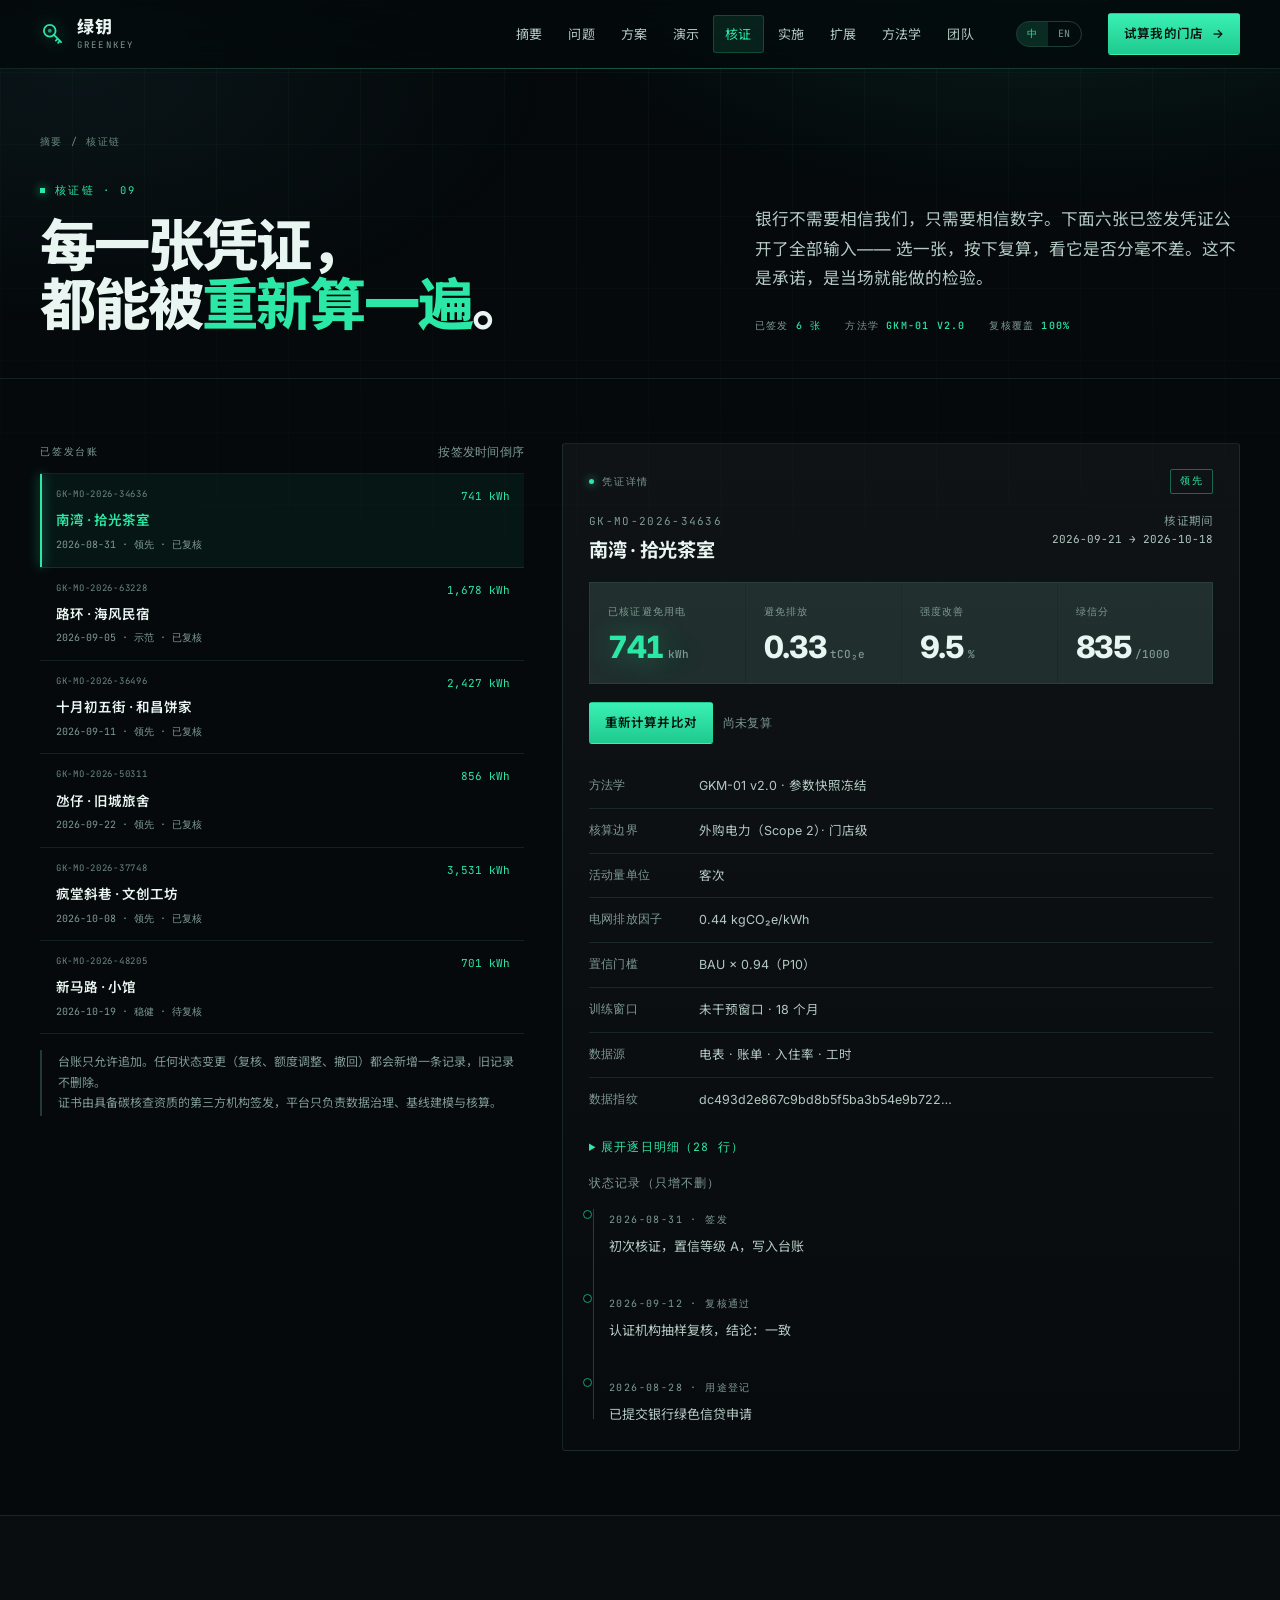
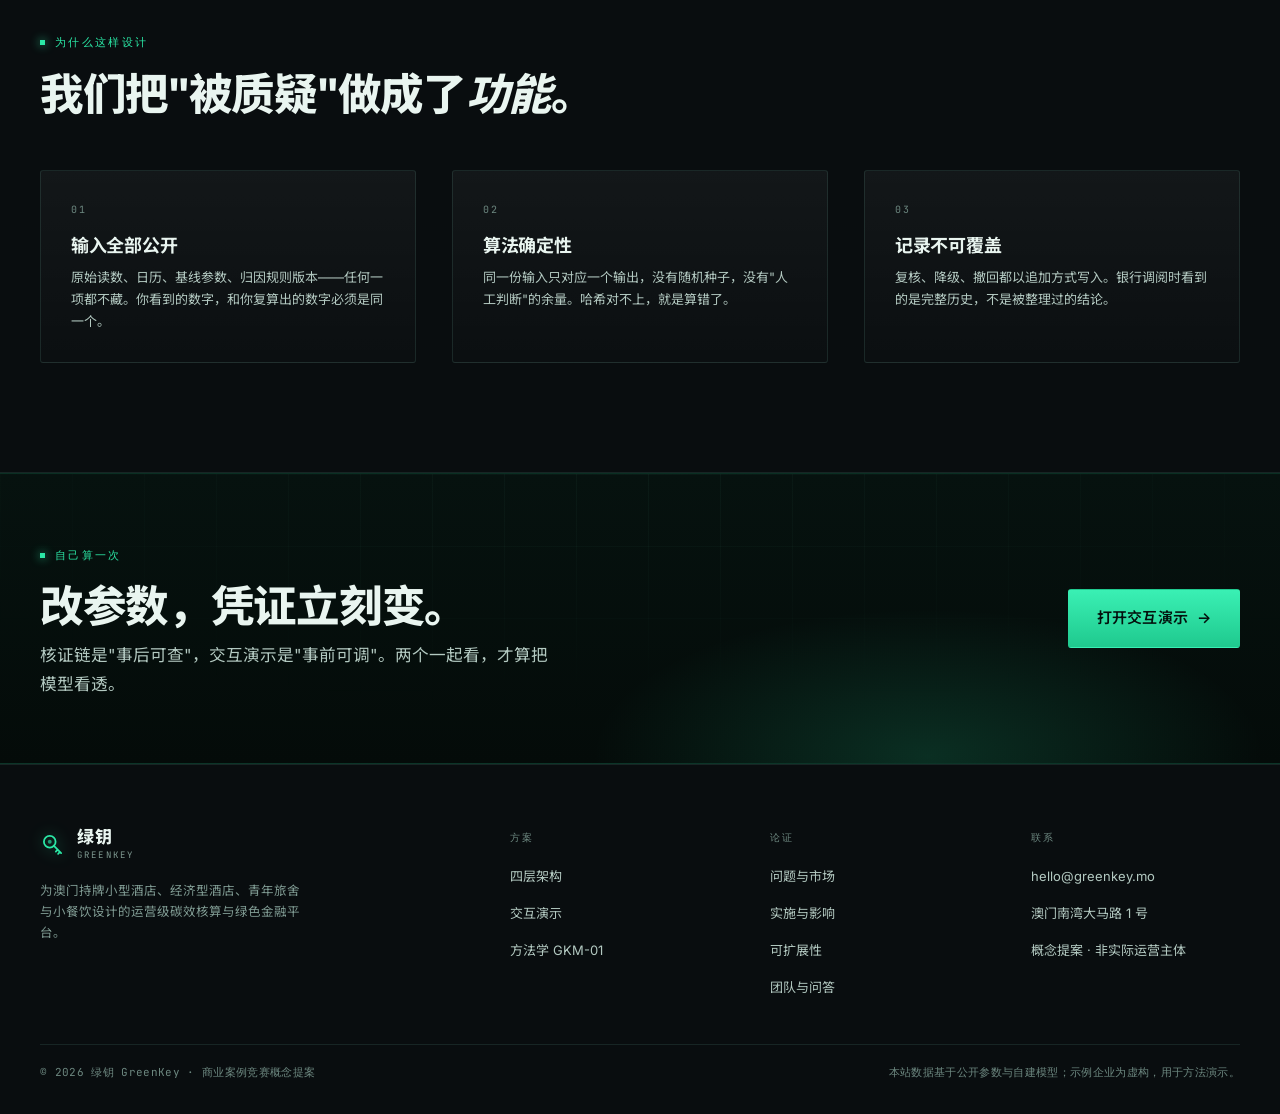
<file: verify.html>
<!doctype html>
<html lang="zh-Hans">
<head>
<meta charset="utf-8">
<meta name="viewport" content="width=device-width, initial-scale=1">
<title>核证链 · 第三方可复算的凭证台账 | 绿钥 GreenKey</title>
<meta name="description" content="每一张绿钥凭证都公开全部输入：原始读数、基线参数、归因明细与数据指纹。任何人可以在页面上重新算一遍，逐项比对。">
<meta name="theme-color" content="#05090b">
<meta property="og:type" content="website">
<meta property="og:site_name" content="绿钥 GreenKey">
<meta property="og:locale" content="zh_Hans">
<meta property="og:locale:alternate" content="en">
<meta property="og:title" content="核证链 · 第三方可复算的凭证台账 | 绿钥 GreenKey">
<meta property="og:description" content="每一张绿钥凭证都公开全部输入，任何人可以在页面上重新算一遍，逐项比对。">
<meta name="twitter:card" content="summary_large_image">
<link rel="icon" href="data:image/svg+xml,%3Csvg xmlns='http://www.w3.org/2000/svg' viewBox='0 0 32 32'%3E%3Crect width='32' height='32' fill='%23070d10'/%3E%3Ccircle cx='12' cy='12' r='7' fill='none' stroke='%232be8a6' stroke-width='2.4'/%3E%3Cpath d='M17 17l9 9M22 22l-2.4 2.4M25 25l-2.4 2.4' stroke='%232be8a6' stroke-width='2.4' stroke-linecap='round'/%3E%3C/svg%3E">
<link rel="preconnect" href="https://fonts.googleapis.com">
<link rel="preconnect" href="https://fonts.gstatic.com" crossorigin>
<link href="https://fonts.googleapis.com/css2?family=Inter:wght@400;500;600;700;800&family=JetBrains+Mono:wght@400;500&family=Noto+Sans+SC:wght@400;500;700;800;900&family=Noto+Serif+SC:wght@700&display=swap" rel="stylesheet">
<link rel="stylesheet" href="assets/styles.css">
<link rel="stylesheet" href="assets/boot.css">
<noscript><style>[data-reveal]{opacity:1 !important;transform:none !important}</style></noscript>
<script>(function () {
  var d = document.documentElement;
  try {
    var p = new URLSearchParams(location.search);
    if (p.get("lang") === "en") localStorage.setItem("gk_lang", "en");
    if (p.get("lang") === "zh") localStorage.setItem("gk_lang", "zh");
    if (localStorage.getItem("gk_lang") === "en") {
      d.classList.add("i18n-pending");
      setTimeout(function () { d.classList.remove("i18n-pending"); }, 3000);
    }
  } catch (e) {}
  try {
    var q = new URLSearchParams(location.search);
    if (q.get("boot") === "0") return;
    var seen = false;
    try { seen = sessionStorage.getItem("gk_boot") === "1"; } catch (e) {}
    if (seen && q.get("boot") !== "1") return;
    d.classList.add("boot");
    setTimeout(function () { if (!window.__GK_BOOT_DONE__) d.classList.remove("boot"); }, 3500);
  } catch (e) {}
})();</script>
<script src="assets/lang/en-1.js" defer></script>
<script src="assets/lang/en-2.js" defer></script>
<script src="assets/lang/en-3.js" defer></script>
<script src="assets/lang/en-4.js" defer></script>
<script src="assets/i18n.js" defer></script>
<script src="assets/boot.js" defer></script>
</head>
<body>
<div class="progress"><div class="progress__bar"></div></div>

<header class="nav">
  <div class="wrap nav__inner">
    <a class="brand" href="index.html" aria-label="绿钥 GreenKey 首页">
      <svg class="brand__mark" viewBox="0 0 32 32" aria-hidden="true" style="color:#2be8a6">
        <circle cx="12" cy="12" r="7.2" fill="none" stroke="currentColor" stroke-width="2.2"/>
        <circle cx="12" cy="12" r="2.4" fill="#1f9d76"/>
        <path d="M16.9 16.9 26 26M21.8 21.8l-2.3 2.3M24.6 24.6l-2.3 2.3" stroke="currentColor" stroke-width="2.2" stroke-linecap="round"/>
      </svg>
      <span class="brand__text"><strong>绿钥</strong><em>GreenKey</em></span>
    </a>
    <nav class="nav__links" id="navLinks" aria-label="主导航">
      <a href="index.html">摘要</a>
      <a href="problem.html">问题</a>
      <a href="platform.html">方案</a>
      <a href="demo.html">演示</a>
      <a href="verify.html" aria-current="page">核证</a>
      <a href="impact.html">实施</a>
      <a href="business.html">扩展</a>
      <a href="methodology.html">方法学</a>
      <a href="team.html">团队</a>
    </nav>
    <a class="btn btn--sm nav__cta" href="demo.html">试算我的门店 <span class="arw">→</span></a>
    <button class="nav__toggle" aria-label="展开菜单" aria-expanded="false" aria-controls="navLinks"><span></span></button>
  </div>
</header>

<main>

<section class="page-head">
  <div class="wrap">
    <div class="crumbs"><a href="index.html">摘要</a> <span>/</span> <span>核证链</span></div>
    <div class="grid g-7-5" style="align-items:end">
      <div>
        <span class="eyebrow">核证链 · 09</span>
        <h1 class="h1" style="max-width:20ch">每一张凭证，<br>都能被<em>重新算一遍</em>。</h1>
      </div>
      <div>
        <p class="lede">
          银行不需要相信我们，只需要相信数字。下面六张已签发凭证公开了全部输入——
          选一张，按下复算，看它是否分毫不差。这不是承诺，是当场就能做的检验。
        </p>
        <div class="page-head__meta">
          <span>已签发 <b>6 张</b></span>
          <span>方法学 <b>GKM-01 v2.0</b></span>
          <span>复核覆盖 <b>100%</b></span>
        </div>
      </div>
    </div>
  </div>
</section>

<section class="section section--tight">
  <div class="wrap">
    <div class="grid g-5-7" style="gap:clamp(20px,3vw,40px);align-items:start">

      <!-- 台账 -->
      <div>
        <div class="panel__head" style="margin-bottom:12px">
          <div class="panel__title" style="color:var(--muted)">已签发台账</div>
          <span class="tiny mono" style="color:var(--muted)">按签发时间倒序</span>
        </div>
        <div class="ledger" id="ledger"></div>
        <p class="note" style="margin-top:16px">
          台账只允许追加。任何状态变更（复核、额度调整、撤回）都会新增一条记录，旧记录不删除。<br>证书由具备碳核查资质的第三方机构签发，平台只负责数据治理、基线建模与核算。
        </p>
      </div>

      <!-- 详情 -->
      <div class="panel" id="detail" style="min-height:420px">
        <div class="panel__head">
          <div class="panel__title" style="color:var(--muted)"><span class="dot"></span> 凭证详情</div>
          <span class="tier-badge" id="dtTier">—</span>
        </div>

        <div style="display:flex;justify-content:space-between;gap:16px;flex-wrap:wrap;align-items:flex-start">
          <div>
            <div class="mono" style="font-size:11px;letter-spacing:.12em;color:var(--muted)" id="dtNo">GK-MO-2026-00000</div>
            <h2 class="h3" style="margin-top:6px" id="dtName">—</h2>
          </div>
          <div style="text-align:right">
            <div class="tiny muted">核证期间</div>
            <div class="mono" style="font-size:11px;color:var(--ink-2)" id="dtPeriod">—</div>
          </div>
        </div>

        <div class="kpis" style="margin-top:18px">
          <div class="kpi kpi--hi"><div class="kpi__label">已核证避免用电</div><div class="kpi__num"><span id="dtKwh">0</span><small>kWh</small></div></div>
          <div class="kpi"><div class="kpi__label">避免排放</div><div class="kpi__num"><span id="dtTco2">0</span><small>tCO₂e</small></div></div>
          <div class="kpi"><div class="kpi__label">强度改善</div><div class="kpi__num"><span id="dtGain">0</span><small>%</small></div></div>
          <div class="kpi"><div class="kpi__label">绿信分</div><div class="kpi__num"><span id="dtScore">0</span><small>/1000</small></div></div>
        </div>

        <div style="display:flex;gap:10px;flex-wrap:wrap;margin-top:18px;align-items:center">
          <button class="btn btn--sm" id="btnRecalc">重新计算并比对</button>
          <span class="tiny mono" id="recalcStatus" style="color:var(--muted)">尚未复算</span>
        </div>

        <div class="recalc" id="recalcLog" hidden></div>

        <div class="kv kv--dark" style="margin-top:20px" id="dtParams"></div>

        <details style="margin-top:16px">
          <summary class="tiny mono" style="color:var(--mint);cursor:pointer;letter-spacing:.1em">展开逐日明细（28 行）</summary>
          <div class="table-wrap" style="margin-top:12px">
            <table class="mini-tbl" id="dtDays">
              <thead><tr><th>日期</th><th>日型</th><th>历史常态</th><th>校正 BAU</th><th>实测</th><th>计入</th></tr></thead>
              <tbody></tbody>
            </table>
          </div>
        </details>

        <div style="margin-top:18px">
          <div class="tiny mono" style="color:var(--muted);letter-spacing:.1em;margin-bottom:10px">状态记录（只增不删）</div>
          <div class="tl" id="dtAudit" style="padding-left:20px"></div>
        </div>
      </div>
    </div>
  </div>
</section>

<!-- 为什么可信 -->
<section class="section" style="background:rgba(255,255,255,.018);border-block:1px solid var(--line)">
  <div class="wrap">
    <div class="sec-head" data-reveal>
      <span class="eyebrow">为什么这样设计</span>
      <h2 class="h2">我们把"被质疑"做成了<em>功能</em>。</h2>
    </div>
    <div class="grid g3" data-reveal>
      <div class="card">
        <span class="card__idx">01</span>
        <h3 class="h3" style="font-size:18px">输入全部公开</h3>
        <p class="small muted" style="margin-top:8px">原始读数、日历、基线参数、归因规则版本——任何一项都不藏。你看到的数字，和你复算出的数字必须是同一个。</p>
      </div>
      <div class="card">
        <span class="card__idx">02</span>
        <h3 class="h3" style="font-size:18px">算法确定性</h3>
        <p class="small muted" style="margin-top:8px">同一份输入只对应一个输出，没有随机种子，没有"人工判断"的余量。哈希对不上，就是算错了。</p>
      </div>
      <div class="card">
        <span class="card__idx">03</span>
        <h3 class="h3" style="font-size:18px">记录不可覆盖</h3>
        <p class="small muted" style="margin-top:8px">复核、降级、撤回都以追加方式写入。银行调阅时看到的是完整历史，不是被整理过的结论。</p>
      </div>
    </div>
  </div>
</section>

<section class="section band section--tight">
  <div class="wrap" style="display:flex;justify-content:space-between;align-items:center;gap:32px;flex-wrap:wrap">
    <div>
      <span class="eyebrow">自己算一次</span>
      <h2 class="h2" style="margin-bottom:10px">改参数，凭证立刻变。</h2>
      <p class="lede" style="max-width:52ch">核证链是"事后可查"，交互演示是"事前可调"。两个一起看，才算把模型看透。</p>
    </div>
    <a class="btn btn--mint btn--lg" href="demo.html">打开交互演示 <span class="arw">→</span></a>
  </div>
</section>

</main>

<footer class="footer">
  <div class="wrap footer__grid">
    <div>
      <a class="brand" href="index.html">
        <svg class="brand__mark" viewBox="0 0 32 32" aria-hidden="true" style="color:#2be8a6">
          <circle cx="12" cy="12" r="7.2" fill="none" stroke="currentColor" stroke-width="2.2"/>
          <circle cx="12" cy="12" r="2.4" fill="#1f9d76"/>
          <path d="M16.9 16.9 26 26M21.8 21.8l-2.3 2.3M24.6 24.6l-2.3 2.3" stroke="currentColor" stroke-width="2.2" stroke-linecap="round"/>
        </svg>
        <span class="brand__text"><strong>绿钥</strong><em>GreenKey</em></span>
      </a>
      <p class="footer__desc">为澳门持牌小型酒店、经济型酒店、青年旅舍与小餐饮设计的运营级碳效核算与绿色金融平台。</p>
    </div>
    <div>
      <h5>方案</h5>
      <ul>
        <li><a href="platform.html">四层架构</a></li>
        <li><a href="demo.html">交互演示</a></li>
        <li><a href="methodology.html">方法学 GKM-01</a></li>
      </ul>
    </div>
    <div>
      <h5>论证</h5>
      <ul>
        <li><a href="problem.html">问题与市场</a></li>
        <li><a href="impact.html">实施与影响</a></li>
        <li><a href="business.html">可扩展性</a></li>
        <li><a href="team.html">团队与问答</a></li>
      </ul>
    </div>
    <div>
      <h5>联系</h5>
      <ul>
        <li><a href="mailto:hello@greenkey.mo">hello@greenkey.mo</a></li>
        <li><span class="small muted">澳门南湾大马路 1 号</span></li>
        <li><span class="small muted">概念提案 · 非实际运营主体</span></li>
      </ul>
    </div>
  </div>
  <div class="wrap footer__base">
    <span>© <span data-year>2026</span> 绿钥 GreenKey · 商业案例竞赛概念提案</span>
    <span>本站数据基于公开参数与自建模型；示例企业为虚构，用于方法演示。</span>
  </div>
</footer>

<script src="assets/model.js"></script>
<script src="assets/app.js"></script>
<script src="assets/verify.js"></script>
</body>
</html>
</file>
<file: assets/styles.css>
/* ==========================================================================
   绿钥 GreenKey — Design System v3
   Dark climate-tech. Deep grid, glass panels, electric mint instrumentation.
   ========================================================================== */

/* ---------- 0. Tokens ---------------------------------------------------- */
:root {
  /* surface */
  --bg: #05090b;
  --bg-2: #070d10;
  --bg-3: #0a1216;
  --paper: #05090b;
  --paper-2: rgba(255, 255, 255, 0.032);
  --paper-3: rgba(255, 255, 255, 0.075);

  /* ink */
  --ink: #e9f5f0;
  --ink-2: #b3c9c1;
  --muted: #7f9a92;
  --muted-2: #6d8880;
  --text: #e9f5f0;

  /* hairline */
  --line: rgba(150, 255, 220, 0.1);
  --line-2: rgba(150, 255, 220, 0.2);
  --line-3: rgba(150, 255, 220, 0.32);

  /* accent */
  --mint: #2be8a6;
  --mint-hi: #4bf7b9;
  --mint-dim: #12a274;
  --emerald: #2be8a6;
  --emerald-deep: #06382b;
  --cyan: #5fd8f2;
  --gold: #d6ab63;
  --gold-2: rgba(214, 171, 99, 0.14);
  --clay: #e8825a;
  --clay-2: rgba(232, 130, 90, 0.14);

  --mint-2: rgba(43, 232, 166, 0.14);
  --mint-3: rgba(43, 232, 166, 0.07);

  /* legacy aliases (inline styles reference these) */
  --night: #05090b;
  --night-2: #070d10;
  --panel-dk: rgba(255, 255, 255, 0.035);
  --dk-line: rgba(150, 255, 220, 0.12);
  --dk-line-2: rgba(150, 255, 220, 0.24);
  --dk-text: #e9f5f0;
  --dk-muted: #77918a;

  /* type */
  --f-sans: "Inter", "Noto Sans SC", -apple-system, BlinkMacSystemFont, "Segoe UI",
    "PingFang SC", "Hiragino Sans GB", "Microsoft YaHei", "Helvetica Neue", sans-serif;
  --f-serif: var(--f-sans); /* 标题统一走无衬线 */
  --f-doc: "Noto Serif SC", "Songti SC", "STSong", "SimSun", "Times New Roman", serif;
  --f-mono: "JetBrains Mono", "SFMono-Regular", "SF Mono", Consolas, "Liberation Mono", monospace;

  /* metrics */
  --wrap: 1240px;
  --pad: clamp(20px, 4vw, 40px);
  --sec: clamp(68px, 8.5vw, 128px);
  --r: 3px;
  --ease: cubic-bezier(0.2, 0.7, 0.2, 1);
  --glow: 0 0 32px -10px rgba(43, 232, 166, 0.45);
}

/* ---------- 1. Reset ----------------------------------------------------- */
*,
*::before,
*::after { box-sizing: border-box; }

html {
  -webkit-text-size-adjust: 100%;
  scroll-behavior: smooth;
  scroll-padding-top: 88px;
}

body {
  margin: 0;
  background: var(--bg);
  color: var(--ink);
  font-family: var(--f-sans);
  font-size: 16px;
  line-height: 1.75;
  -webkit-font-smoothing: antialiased;
  text-rendering: optimizeLegibility;
  overflow-x: hidden;
  position: relative;
}

/* 全球底纹：细网格 + 两处冷光 */
body::before {
  content: "";
  position: fixed;
  inset: 0;
  z-index: 0;
  pointer-events: none;
  background-image:
    linear-gradient(rgba(150, 255, 220, 0.035) 1px, transparent 1px),
    linear-gradient(90deg, rgba(150, 255, 220, 0.035) 1px, transparent 1px);
  background-size: 72px 72px;
  mask-image: radial-gradient(130% 90% at 50% 0%, #000 10%, rgba(0, 0, 0, 0.45) 55%, transparent 88%);
  -webkit-mask-image: radial-gradient(130% 90% at 50% 0%, #000 10%, rgba(0, 0, 0, 0.45) 55%, transparent 88%);
}
body::after {
  content: "";
  position: fixed;
  inset: 0;
  z-index: 0;
  pointer-events: none;
  background:
    radial-gradient(60% 42% at 82% -6%, rgba(43, 232, 166, 0.1), transparent 70%),
    radial-gradient(52% 40% at 6% 8%, rgba(95, 216, 242, 0.06), transparent 72%);
}
main,
.footer,
.nav,
.progress { position: relative; z-index: 1; }

img, svg { display: block; max-width: 100%; }
a { color: inherit; text-decoration: none; }
button { font: inherit; color: inherit; background: none; border: 0; cursor: pointer; }
input, select { font: inherit; color: inherit; }
table { border-collapse: collapse; width: 100%; }
::selection { background: rgba(43, 232, 166, 0.26); color: #eafff6; }

:focus-visible { outline: 2px solid var(--mint); outline-offset: 3px; }

/* ---------- 2. Layout --------------------------------------------------- */
.wrap {
  width: min(var(--wrap), 100% - var(--pad) * 2);
  margin-inline: auto;
}

.section { padding-block: var(--sec); position: relative; }
.section--tight { padding-block: clamp(44px, 5vw, 72px); }
.section--flush-top { padding-top: 0; }

.grid { display: grid; gap: clamp(20px, 3vw, 36px); }
.g2 { grid-template-columns: repeat(2, minmax(0, 1fr)); }
.g3 { grid-template-columns: repeat(3, minmax(0, 1fr)); }
.g4 { grid-template-columns: repeat(4, minmax(0, 1fr)); }
.g-7-5 { grid-template-columns: minmax(0, 7fr) minmax(0, 5fr); }
.g-5-7 { grid-template-columns: minmax(0, 5fr) minmax(0, 7fr); }

.rule { height: 1px; background: var(--line); border: 0; margin: 0; }

/* ---------- 3. Typography ------------------------------------------------ */
h1, h2, h3, h4, h5 { margin: 0; font-weight: 700; letter-spacing: -0.02em; }

.h1 {
  font-size: clamp(38px, 5.6vw, 76px);
  line-height: 1.04;
  letter-spacing: -0.035em;
  font-weight: 800;
}
.h2 {
  font-size: clamp(28px, 3.4vw, 44px);
  line-height: 1.12;
  letter-spacing: -0.03em;
  font-weight: 800;
}
.h3 { font-size: clamp(19px, 1.5vw, 22px); line-height: 1.4; font-weight: 700; letter-spacing: -0.015em; }
.h4 { font-size: 16px; line-height: 1.5; font-weight: 600; }

.lede {
  font-size: clamp(16px, 1.3vw, 18.5px);
  line-height: 1.75;
  color: var(--ink-2);
  max-width: 62ch;
  margin: 0;
}
.lede strong, .small strong, .doc-sec strong { color: var(--ink); font-weight: 600; }

p { margin: 0 0 1em; }
p:last-child { margin-bottom: 0; }

.muted { color: var(--muted); }
.mono { font-family: var(--f-mono); font-variant-ligatures: none; }
.serif { font-family: var(--f-doc); }
.num { font-variant-numeric: tabular-nums; letter-spacing: -0.02em; }

.small { font-size: 13px; line-height: 1.7; color: var(--ink-2); }
.tiny { font-size: 11.5px; line-height: 1.6; letter-spacing: 0.02em; }
.uc { text-transform: uppercase; letter-spacing: 0.14em; }

.eyebrow {
  display: inline-flex;
  align-items: center;
  gap: 10px;
  font-family: var(--f-mono);
  font-size: 10.5px;
  letter-spacing: 0.22em;
  text-transform: uppercase;
  color: var(--mint);
  margin-bottom: 18px;
}
.eyebrow::before {
  content: "";
  width: 5px;
  height: 5px;
  background: var(--mint);
  box-shadow: 0 0 10px rgba(43, 232, 166, 0.9);
  flex: none;
}
.eyebrow--mute { color: var(--muted); }
.eyebrow--mute::before { background: var(--muted); box-shadow: none; }

.sec-head { max-width: 80ch; margin-bottom: clamp(32px, 4vw, 56px); }
.sec-head .h2 + .lede { margin-top: 20px; }
.sec-head--center { margin-inline: auto; text-align: center; }
.sec-head--center .lede { margin-inline: auto; }

.big-num {
  font-family: var(--f-sans);
  font-size: clamp(40px, 5vw, 64px);
  line-height: 1;
  font-weight: 800;
  letter-spacing: -0.045em;
  font-variant-numeric: tabular-nums;
}

.quote {
  font-size: clamp(24px, 3vw, 40px);
  line-height: 1.35;
  letter-spacing: -0.03em;
  font-weight: 700;
  margin: 0;
  max-width: 26ch;
}
.quote em { font-style: normal; color: var(--mint); }

.pull {
  font-size: clamp(22px, 2.6vw, 34px);
  line-height: 1.45;
  letter-spacing: -0.02em;
  border-left: 2px solid var(--mint);
  padding-left: clamp(18px, 2.6vw, 32px);
  margin: 0;
  max-width: 40ch;
}

/* ---------- 4. Nav ------------------------------------------------------ */
.nav {
  position: sticky;
  top: 0;
  z-index: 60;
  background: rgba(5, 9, 11, 0.78);
  backdrop-filter: blur(18px) saturate(1.4);
  -webkit-backdrop-filter: blur(18px) saturate(1.4);
  border-bottom: 1px solid var(--line);
}
.nav::after {
  content: "";
  position: absolute;
  left: 0; right: 0; bottom: -1px;
  height: 1px;
  background: linear-gradient(90deg, transparent, rgba(43, 232, 166, 0.45), transparent);
  opacity: 0.6;
}
.nav__inner { display: flex; align-items: center; gap: 26px; height: 68px; }

.brand { display: inline-flex; align-items: center; gap: 11px; flex: none; }
.brand__mark { width: 26px; height: 26px; flex: none; filter: drop-shadow(0 0 8px rgba(43, 232, 166, 0.4)); }
.brand__text { display: flex; flex-direction: column; line-height: 1; }
.brand__text strong { font-size: 17px; font-weight: 800; letter-spacing: 0.06em; color: var(--ink); }
.brand__text em {
  font-style: normal;
  font-family: var(--f-mono);
  font-size: 9px;
  letter-spacing: 0.24em;
  text-transform: uppercase;
  color: var(--muted);
  margin-top: 5px;
}

.nav__links { display: flex; align-items: center; gap: 2px; margin-left: auto; }
.nav__links a {
  padding: 8px 12px;
  font-size: 13px;
  color: var(--ink-2);
  border-radius: var(--r);
  transition: background 0.18s, color 0.18s;
  white-space: nowrap;
  letter-spacing: 0.01em;
}
.nav__links a:hover { background: rgba(255, 255, 255, 0.06); color: var(--ink); }
.nav__links a[aria-current="page"] {
  color: var(--mint);
  background: rgba(43, 232, 166, 0.1);
  box-shadow: inset 0 0 0 1px rgba(43, 232, 166, 0.22);
}

.nav__cta { flex: none; }
.nav__toggle { display: none; }

/* ---------- 5. Buttons -------------------------------------------------- */
.btn {
  --bg: transparent;
  --fg: var(--ink);
  --bd: var(--line-2);
  display: inline-flex;
  align-items: center;
  justify-content: center;
  gap: 9px;
  padding: 13px 22px;
  font-size: 14px;
  font-weight: 600;
  letter-spacing: 0.01em;
  color: var(--fg);
  background: var(--bg);
  border: 1px solid var(--bd);
  border-radius: var(--r);
  transition: transform 0.18s var(--ease), background 0.18s, box-shadow 0.25s, border-color 0.18s, color 0.18s;
  white-space: nowrap;
}
.btn:hover { transform: translateY(-1px); border-color: var(--line-3); }
.btn:active { transform: translateY(0); }
.btn .arw { transition: transform 0.2s var(--ease); }
.btn:hover .arw { transform: translateX(3px); }

.btn { --bg: linear-gradient(180deg, #3af0b4, #1fc98e); --fg: #04120e; --bd: transparent; }
.btn:hover { box-shadow: 0 0 30px -8px rgba(43, 232, 166, 0.55); }

.btn--ghost {
  --bg: rgba(255, 255, 255, 0.03);
  --fg: var(--ink);
  --bd: var(--line-2);
}
.btn--ghost:hover { --bg: rgba(255, 255, 255, 0.07); box-shadow: none; }

.btn--sm { padding: 9px 15px; font-size: 12.5px; }
.btn--lg { padding: 15px 28px; font-size: 15px; }
.btn--block { width: 100%; }
.btn--dark { --bg: rgba(255, 255, 255, 0.06); --bd: var(--line-2); --fg: var(--ink); }
.btn--mint { --bg: linear-gradient(180deg, #3af0b4, #1fc98e); --fg: #04120e; --bd: transparent; }

.link-arw {
  display: inline-flex;
  align-items: center;
  gap: 7px;
  font-size: 13px;
  font-weight: 600;
  color: var(--mint);
  border-bottom: 1px solid rgba(43, 232, 166, 0.35);
  padding-bottom: 2px;
  transition: gap 0.2s var(--ease), border-color 0.2s;
}
.link-arw:hover { gap: 11px; border-color: var(--mint); }

/* ---------- 5b. Language switcher --------------------------------------- */
html.i18n-pending body { visibility: hidden; }

.lang {
  display: inline-flex;
  align-items: center;
  border: 1px solid var(--line-2);
  border-radius: 100px;
  overflow: hidden;
  flex: none;
  margin-left: 4px;
}
.lang button {
  padding: 5px 10px;
  font-family: var(--f-mono);
  font-size: 10px;
  letter-spacing: 0.08em;
  line-height: 1.4;
  color: var(--muted);
  transition: color 0.18s, background 0.18s;
}
.lang button:hover { color: var(--ink); background: rgba(255, 255, 255, 0.05); }
.lang button[aria-pressed="true"] {
  background: rgba(43, 232, 166, 0.14);
  color: var(--mint);
}
@media (max-width: 900px) {
  .lang { margin-left: auto; }
  .nav__toggle { margin-left: 8px; }
}
@media (max-width: 620px) {
  .lang button { padding: 4px 8px; font-size: 9px; }
}

/* ---------- 6. Cards / panels ------------------------------------------- */
.card {
  background: linear-gradient(180deg, rgba(255, 255, 255, 0.045), rgba(255, 255, 255, 0.012));
  border: 1px solid var(--line);
  border-radius: var(--r);
  padding: clamp(20px, 2.4vw, 30px);
  position: relative;
  transition: border-color 0.25s, background 0.25s;
}
.card:hover { border-color: var(--line-2); }
.card--flat { background: transparent; }
.card--tint { background: rgba(255, 255, 255, 0.028); border-color: var(--line); }
.card--mint {
  background: linear-gradient(180deg, rgba(43, 232, 166, 0.09), rgba(43, 232, 166, 0.025));
  border-color: rgba(43, 232, 166, 0.28);
}
.card--dark {
  background: linear-gradient(180deg, rgba(255, 255, 255, 0.05), rgba(255, 255, 255, 0.015));
  border-color: var(--line-2);
  color: var(--ink);
}

.card__idx {
  font-family: var(--f-mono);
  font-size: 10px;
  letter-spacing: 0.18em;
  text-transform: uppercase;
  color: var(--muted-2);
  display: block;
  margin-bottom: 14px;
}

.panel {
  background: linear-gradient(180deg, rgba(255, 255, 255, 0.045), rgba(255, 255, 255, 0.012));
  border: 1px solid var(--line);
  border-radius: var(--r);
  padding: clamp(18px, 2vw, 26px);
}
.panel--solid { background: var(--bg-2); }
.panel__head {
  display: flex;
  align-items: center;
  justify-content: space-between;
  gap: 12px;
  margin-bottom: 18px;
  flex-wrap: wrap;
}
.panel__title {
  font-family: var(--f-mono);
  font-size: 10px;
  letter-spacing: 0.18em;
  text-transform: uppercase;
  color: var(--muted);
  display: flex;
  align-items: center;
  gap: 8px;
}

.tag {
  display: inline-flex;
  align-items: center;
  gap: 6px;
  padding: 4px 10px;
  font-family: var(--f-mono);
  font-size: 10.5px;
  font-weight: 500;
  letter-spacing: 0.06em;
  border-radius: 100px;
  background: rgba(255, 255, 255, 0.05);
  color: var(--ink-2);
  border: 1px solid var(--line);
  white-space: nowrap;
}
.tag--mint { background: rgba(43, 232, 166, 0.12); border-color: rgba(43, 232, 166, 0.3); color: var(--mint); }
.tag--gold { background: rgba(214, 171, 99, 0.13); border-color: rgba(214, 171, 99, 0.28); color: #e2bd7f; }
.tag--clay { background: var(--clay-2); border-color: rgba(232, 130, 90, 0.3); color: #f0a184; }
.tag--dark { background: rgba(43, 232, 166, 0.12); border-color: rgba(43, 232, 166, 0.3); color: var(--mint); }
.tag--outline { background: transparent; color: var(--muted); border-color: var(--line-2); }

.dot {
  width: 5px;
  height: 5px;
  border-radius: 50%;
  background: var(--mint);
  flex: none;
  box-shadow: 0 0 8px rgba(43, 232, 166, 0.9);
}
.dot--live { animation: pulse 2.4s infinite; }
@keyframes pulse {
  0% { box-shadow: 0 0 0 0 rgba(43, 232, 166, 0.45), 0 0 8px rgba(43, 232, 166, 0.9); }
  70% { box-shadow: 0 0 0 9px rgba(43, 232, 166, 0), 0 0 8px rgba(43, 232, 166, 0.9); }
  100% { box-shadow: 0 0 0 0 rgba(43, 232, 166, 0), 0 0 8px rgba(43, 232, 166, 0.9); }
}

/* ---------- 7b. Cover (homepage) --------------------------------------- */
.cover {
  position: relative;
  overflow: hidden;
  border-bottom: 1px solid var(--line);
  padding-top: clamp(44px, 5.5vw, 84px);
}
.cover::before {
  content: "";
  position: absolute;
  inset: -30% 42% auto -12%;
  height: 660px;
  background: radial-gradient(closest-side, rgba(43, 232, 166, 0.13), transparent 72%);
  pointer-events: none;
}
.cover__inner { position: relative; z-index: 2; }
.cover__kicker { display: flex; gap: 12px; flex-wrap: wrap; margin-bottom: clamp(22px, 3vw, 34px); }
.cover .h1 {
  font-size: clamp(38px, 6.1vw, 84px);
  line-height: 1.03;
  letter-spacing: -0.04em;
  margin: 0 0 clamp(20px, 2.6vw, 30px);
  max-width: 17ch;
}
.cover .h1 em {
  font-style: normal;
  color: var(--mint);
  text-shadow: 0 0 44px rgba(43, 232, 166, 0.4);
}
.cover__sub {
  font-size: clamp(15px, 1.25vw, 17.5px);
  line-height: 1.75;
  color: var(--ink-2);
  max-width: 60ch;
  margin: 0 0 clamp(26px, 3vw, 34px);
}
.cover__cta { display: flex; gap: 12px; flex-wrap: wrap; }

.cover__stats {
  position: relative;
  z-index: 2;
  display: grid;
  grid-template-columns: repeat(4, minmax(0, 1fr));
  margin-top: clamp(32px, 4.2vw, 54px);
  border-top: 1px solid var(--line-2);
}
.cover__stat { padding: 20px 24px 0 0; border-right: 1px solid var(--line); }
.cover__stat:last-child { border-right: 0; }
.cover__stat b {
  display: block;
  font-size: clamp(23px, 2.5vw, 33px);
  font-weight: 800;
  letter-spacing: -0.045em;
  line-height: 1.12;
  font-variant-numeric: tabular-nums;
  color: var(--ink);
}
.cover__stat b span { color: var(--muted); font-weight: 500; }
.cover__stat > span {
  display: block;
  font-size: 11.5px;
  color: var(--muted);
  margin-top: 8px;
  line-height: 1.55;
}
.cover__sky {
  display: block;
  width: 100%;
  height: auto;
  margin-top: clamp(6px, 1.2vw, 18px);
  position: relative;
  z-index: 1;
}

@media (max-width: 900px) {
  .cover__stats { grid-template-columns: repeat(2, minmax(0, 1fr)); }
  .cover__stat:nth-child(2) { border-right: 0; }
  .cover__stat:nth-child(n + 3) { border-top: 1px solid var(--line); padding-top: 18px; }
}
@media (max-width: 560px) {
  .cover__stats { grid-template-columns: 1fr; }
  .cover__stat { border-right: 0; border-top: 1px solid var(--line); padding-top: 16px; }
  .cover__stat:first-child { border-top: 0; }
}

/* ---------- 7. Hero ----------------------------------------------------- */
.hero {
  position: relative;
  padding-top: clamp(48px, 6vw, 92px);
  padding-bottom: clamp(56px, 7vw, 100px);
  overflow: hidden;
  border-bottom: 1px solid var(--line);
}
.hero::before {
  content: "";
  position: absolute;
  inset: -30% 30% auto -10%;
  height: 620px;
  background: radial-gradient(closest-side, rgba(43, 232, 166, 0.12), transparent 72%);
  pointer-events: none;
}
.hero__grid {
  display: grid;
  grid-template-columns: minmax(0, 7fr) minmax(0, 5fr);
  gap: clamp(32px, 5vw, 64px);
  align-items: center;
  position: relative;
}
.hero__kicker { display: flex; align-items: center; gap: 12px; flex-wrap: wrap; margin-bottom: 26px; }
.hero .h1 { margin-bottom: 26px; max-width: 20ch; }
.hero .h1 em {
  font-style: normal;
  color: var(--mint);
  text-shadow: 0 0 34px rgba(43, 232, 166, 0.35);
}
.hero__sub {
  font-size: clamp(16px, 1.25vw, 18px);
  line-height: 1.72;
  color: var(--ink-2);
  max-width: 56ch;
  margin: 0 0 32px;
}
.hero__sub strong { color: var(--ink); }
.hero__cta { display: flex; flex-wrap: wrap; gap: 12px; margin-bottom: 38px; }

.hero__facts {
  display: flex;
  flex-wrap: wrap;
  border-top: 1px solid var(--line);
  padding-top: 22px;
  gap: 0;
}
.hero__fact { padding-right: 30px; margin-right: 30px; border-right: 1px solid var(--line); }
.hero__fact:last-child { border-right: 0; margin-right: 0; padding-right: 0; }
.hero__fact b {
  display: block;
  font-size: 26px;
  line-height: 1.15;
  font-weight: 800;
  letter-spacing: -0.035em;
  font-variant-numeric: tabular-nums;
  color: var(--ink);
}
.hero__fact b span { color: var(--muted); font-weight: 500; }
.hero__fact span { font-size: 11.5px; color: var(--muted); letter-spacing: 0.02em; }

/* 证据面板 */
.hero-panel {
  margin-top: clamp(36px, 5vw, 60px);
  background: linear-gradient(180deg, rgba(255, 255, 255, 0.05), rgba(255, 255, 255, 0.015));
  border: 1px solid var(--line-2);
  border-radius: var(--r);
  padding: clamp(18px, 2.2vw, 28px);
  position: relative;
  box-shadow: 0 40px 90px -60px rgba(0, 0, 0, 0.9), inset 0 1px 0 rgba(255, 255, 255, 0.06);
}
.hero-panel::before,
.hero-panel::after {
  content: "";
  position: absolute;
  width: 14px;
  height: 14px;
  border: 1px solid rgba(43, 232, 166, 0.5);
  pointer-events: none;
}
.hero-panel::before { top: -1px; left: -1px; border-right: 0; border-bottom: 0; }
.hero-panel::after { bottom: -1px; right: -1px; border-left: 0; border-top: 0; }
.hero-panel__head {
  display: flex;
  justify-content: space-between;
  align-items: baseline;
  gap: 16px;
  flex-wrap: wrap;
  border-bottom: 1px solid var(--line);
  padding-bottom: 12px;
  margin-bottom: 12px;
}
.hero-panel__title {
  font-family: var(--f-mono);
  font-size: 10px;
  letter-spacing: 0.16em;
  text-transform: uppercase;
  color: var(--muted);
}
.hero-panel__meta { display: flex; gap: 8px 20px; flex-wrap: wrap; font-size: 11px; color: var(--muted); font-family: var(--f-mono); }
.hero-panel__meta b { color: var(--mint); font-weight: 500; }

/* ---------- 8. Ticker --------------------------------------------------- */
.ticker {
  border-block: 1px solid var(--line);
  background: rgba(255, 255, 255, 0.02);
  overflow: hidden;
  padding-block: 11px;
}
.ticker__track { display: flex; width: max-content; animation: slide 52s linear infinite; }
.ticker:hover .ticker__track { animation-play-state: paused; }
.ticker__item {
  display: inline-flex;
  align-items: center;
  gap: 14px;
  padding-inline: 28px;
  font-family: var(--f-mono);
  font-size: 10.5px;
  letter-spacing: 0.12em;
  text-transform: uppercase;
  color: var(--muted);
  white-space: nowrap;
}
.ticker__item i { width: 4px; height: 4px; background: var(--mint); flex: none; box-shadow: 0 0 8px rgba(43, 232, 166, 0.8); }
.ticker__item b { color: var(--ink-2); font-weight: 500; }
@keyframes slide {
  from { transform: translateX(0); }
  to { transform: translateX(-50%); }
}

/* ---------- 9. Stats ---------------------------------------------------- */
.stat { border-top: 1px solid var(--line); padding-top: 18px; }
.stat__num {
  font-size: clamp(30px, 3vw, 42px);
  line-height: 1.05;
  font-weight: 800;
  letter-spacing: -0.045em;
  font-variant-numeric: tabular-nums;
  display: flex;
  align-items: baseline;
  gap: 5px;
  color: var(--ink);
}
.stat__num small { font-size: 13px; font-weight: 500; color: var(--muted); letter-spacing: 0; font-family: var(--f-mono); }
.stat__label { font-size: 12.5px; color: var(--muted); margin-top: 8px; line-height: 1.6; }

/* ---------- 10. Band ---------------------------------------------------- */
.band {
  background: linear-gradient(180deg, #06120f, #040b09);
  border-block: 1px solid rgba(43, 232, 166, 0.16);
  color: var(--ink);
  position: relative;
  overflow: hidden;
}
.band::before {
  content: "";
  position: absolute;
  inset: 0;
  background-image:
    linear-gradient(rgba(150, 255, 220, 0.04) 1px, transparent 1px),
    linear-gradient(90deg, rgba(150, 255, 220, 0.04) 1px, transparent 1px);
  background-size: 72px 72px;
  mask-image: radial-gradient(80% 100% at 50% 0%, #000, transparent 85%);
  -webkit-mask-image: radial-gradient(80% 100% at 50% 0%, #000, transparent 85%);
  pointer-events: none;
}
.band::after {
  content: "";
  position: absolute;
  inset: auto -10% -70% 35%;
  height: 420px;
  background: radial-gradient(closest-side, rgba(43, 232, 166, 0.16), transparent 70%);
  pointer-events: none;
}
.band > .wrap { position: relative; z-index: 1; }
.band .eyebrow { color: var(--mint); }
.band .lede { color: var(--ink-2); }
.band .muted { color: var(--muted); }
.band .h2 { color: var(--ink); }

/* ---------- 11. Tables -------------------------------------------------- */
.table-wrap { overflow-x: auto; -webkit-overflow-scrolling: touch; }
.tbl { font-size: 13px; min-width: 620px; }
.tbl th, .tbl td {
  text-align: left;
  padding: 14px 16px;
  border-bottom: 1px solid var(--line);
  vertical-align: top;
  color: var(--ink-2);
}
.tbl thead th {
  font-family: var(--f-mono);
  font-size: 10px;
  letter-spacing: 0.16em;
  text-transform: uppercase;
  color: var(--muted-2);
  font-weight: 500;
  border-bottom: 1px solid var(--line-2);
  white-space: nowrap;
}
.tbl tbody tr { transition: background 0.18s; }
.tbl tbody tr:hover { background: rgba(43, 232, 166, 0.05); }
.tbl td:first-child, .tbl th:first-child { padding-left: 0; }
.tbl td:last-child, .tbl th:last-child { padding-right: 0; }
.tbl strong { color: var(--ink); font-weight: 600; }
.tbl .yes { color: var(--mint); font-weight: 600; }
.tbl .no { color: var(--muted); }
.tbl--dark { color: var(--ink); }
.tbl--dark th, .tbl--dark td { border-color: var(--line); }

.mini-tbl { font-size: 12.5px; }
.mini-tbl th, .mini-tbl td { padding: 10px 10px; border-bottom: 1px solid var(--line); text-align: left; color: var(--ink-2); }
.mini-tbl th {
  font-family: var(--f-mono);
  font-size: 9.5px;
  letter-spacing: 0.14em;
  text-transform: uppercase;
  color: var(--muted-2);
  font-weight: 500;
}
.mini-tbl td:first-child, .mini-tbl th:first-child { padding-left: 0; }
.mini-tbl td:last-child, .mini-tbl th:last-child { padding-right: 0; }
.mini-tbl strong { color: var(--ink); }

/* ---------- 12. Flow / timeline ----------------------------------------- */
.flow {
  display: grid;
  grid-template-columns: repeat(4, minmax(0, 1fr));
  border-top: 1px solid var(--line-2);
}
.flow__item {
  padding: 24px 22px 26px 0;
  border-right: 1px solid var(--line);
  position: relative;
}
.flow__item:last-child { border-right: 0; }
.flow__item::before {
  content: "";
  position: absolute;
  top: -1px;
  left: 0;
  width: 0;
  height: 2px;
  background: var(--mint);
  box-shadow: 0 0 14px rgba(43, 232, 166, 0.8);
  transition: width 0.6s var(--ease);
}
.flow__item.is-in::before { width: 100%; }
.flow__n {
  font-family: var(--f-mono);
  font-size: 10px;
  letter-spacing: 0.16em;
  color: var(--mint);
  display: block;
  margin-bottom: 12px;
  text-transform: uppercase;
}
.flow__t { font-size: 17px; font-weight: 700; margin-bottom: 8px; letter-spacing: -0.015em; color: var(--ink); }
.flow__d { font-size: 12.5px; line-height: 1.65; color: var(--muted); }
.flow__item + .flow__item { padding-left: 22px; }

.tl { position: relative; padding-left: 26px; }
.tl::before { content: ""; position: absolute; left: 4px; top: 6px; bottom: 6px; width: 1px; background: var(--line-2); }
.tl__item { position: relative; padding-bottom: 30px; }
.tl__item:last-child { padding-bottom: 0; }
.tl__item::before {
  content: "";
  position: absolute;
  left: -26px;
  top: 7px;
  width: 9px;
  height: 9px;
  border-radius: 50%;
  background: var(--bg);
  border: 1.5px solid var(--mint-dim);
}
.tl__item--now::before { background: var(--mint); border-color: var(--mint); box-shadow: 0 0 12px rgba(43, 232, 166, 0.8); }
.tl__when {
  font-family: var(--f-mono);
  font-size: 10px;
  letter-spacing: 0.14em;
  color: var(--muted);
  text-transform: uppercase;
}

/* ---------- 13. Meters / bars ------------------------------------------- */
.meter { display: grid; gap: 10px; }
.meter__row { display: grid; grid-template-columns: 1fr auto; gap: 12px; align-items: baseline; font-size: 13px; color: var(--ink-2); }
.meter__track { height: 5px; background: rgba(255, 255, 255, 0.07); border-radius: 100px; overflow: hidden; grid-column: 1 / -1; }
.meter__fill { height: 100%; background: linear-gradient(90deg, var(--mint-dim), var(--mint)); border-radius: 100px; width: 0; transition: width 1.1s var(--ease); box-shadow: 0 0 12px rgba(43, 232, 166, 0.5); }
.meter__fill--mint { background: linear-gradient(90deg, #1a7d5e, #2be8a6); }
.meter__fill--gold { background: linear-gradient(90deg, #8a6a33, #d6ab63); box-shadow: 0 0 12px rgba(214, 171, 99, 0.4); }

.stack-bar { display: flex; height: 12px; border-radius: 2px; overflow: hidden; background: rgba(255, 255, 255, 0.07); }
.stack-bar span { display: block; height: 100%; }

/* ---------- 14. Footer -------------------------------------------------- */
.footer { border-top: 1px solid var(--line); padding-top: clamp(40px, 5vw, 64px); padding-bottom: 32px; background: rgba(255, 255, 255, 0.018); }
.footer__grid {
  display: grid;
  grid-template-columns: minmax(0, 2fr) repeat(3, minmax(0, 1fr));
  gap: clamp(28px, 4vw, 56px);
  padding-bottom: 44px;
}
.footer h5 {
  font-family: var(--f-mono);
  font-size: 10px;
  letter-spacing: 0.18em;
  text-transform: uppercase;
  color: var(--muted-2);
  margin-bottom: 14px;
  font-weight: 500;
}
.footer ul { list-style: none; margin: 0; padding: 0; display: grid; gap: 9px; }
.footer a { font-size: 13px; color: var(--ink-2); }
.footer a:hover { color: var(--mint); }
.footer__base {
  border-top: 1px solid var(--line);
  padding-top: 18px;
  display: flex;
  justify-content: space-between;
  gap: 16px;
  flex-wrap: wrap;
  font-size: 11px;
  color: var(--muted-2);
  font-family: var(--f-mono);
  letter-spacing: 0.03em;
}
.footer__desc { font-size: 12.5px; color: var(--muted); max-width: 34ch; margin-top: 14px; line-height: 1.7; }

/* ---------- 15. Progress ------------------------------------------------ */
.progress { position: fixed; top: 0; left: 0; right: 0; height: 2px; z-index: 200; pointer-events: none; }
.progress__bar {
  height: 100%;
  background: linear-gradient(90deg, var(--mint-dim), var(--mint));
  box-shadow: 0 0 12px rgba(43, 232, 166, 0.8);
  transform: scaleX(0);
  transform-origin: 0 50%;
  transition: transform 0.12s linear;
}

/* ---------- 16. Console / demo ------------------------------------------ */
.console { background: transparent; color: var(--ink); position: relative; }
.console::before { display: none; }
.console .h2, .console .h1 { color: var(--ink); }
.console .lede { color: var(--ink-2); }

.field { margin-bottom: 20px; }
.field:last-child { margin-bottom: 0; }
.field__label {
  display: flex;
  justify-content: space-between;
  align-items: baseline;
  gap: 10px;
  font-size: 12px;
  color: var(--muted);
  margin-bottom: 9px;
  font-family: var(--f-mono);
  letter-spacing: 0.04em;
}
.field__value { font-family: var(--f-mono); font-size: 13px; color: var(--mint); font-variant-numeric: tabular-nums; }

input[type="range"] {
  -webkit-appearance: none;
  appearance: none;
  width: 100%;
  height: 22px;
  background: transparent;
  cursor: pointer;
  display: block;
}
input[type="range"]::-webkit-slider-runnable-track { height: 2px; background: rgba(150, 255, 220, 0.18); border-radius: 100px; }
input[type="range"]::-webkit-slider-thumb {
  -webkit-appearance: none;
  width: 14px;
  height: 14px;
  margin-top: -6px;
  border-radius: 50%;
  background: var(--mint);
  border: 3px solid var(--bg);
  box-shadow: 0 0 0 1px var(--mint), 0 0 14px rgba(43, 232, 166, 0.7);
  transition: transform 0.15s;
}
input[type="range"]:active::-webkit-slider-thumb { transform: scale(1.15); }
input[type="range"]::-moz-range-track { height: 2px; background: rgba(150, 255, 220, 0.18); border-radius: 100px; }
input[type="range"]::-moz-range-thumb {
  width: 14px;
  height: 14px;
  border-radius: 50%;
  background: var(--mint);
  border: 3px solid var(--bg);
  box-shadow: 0 0 0 1px var(--mint), 0 0 14px rgba(43, 232, 166, 0.7);
}

.chips { display: flex; flex-wrap: wrap; gap: 8px; }
.chip {
  padding: 8px 13px;
  font-size: 12.5px;
  border: 1px solid var(--line);
  border-radius: 100px;
  color: var(--muted);
  background: rgba(255, 255, 255, 0.025);
  transition: all 0.18s;
  line-height: 1.4;
}
.chip:hover { border-color: var(--line-3); color: var(--ink); }
.chip[aria-pressed="true"] {
  background: rgba(43, 232, 166, 0.12);
  border-color: rgba(43, 232, 166, 0.5);
  color: var(--mint);
  font-weight: 600;
  box-shadow: 0 0 20px -8px rgba(43, 232, 166, 0.6);
}
.chip-dot { width: 5px; height: 5px; border-radius: 50%; background: currentColor; display: inline-block; margin-right: 6px; }

.measure {
  display: grid;
  grid-template-columns: auto 1fr auto;
  gap: 13px;
  align-items: start;
  padding: 14px 15px;
  border: 1px solid var(--line);
  border-radius: var(--r);
  background: rgba(255, 255, 255, 0.02);
  text-align: left;
  width: 100%;
  transition: all 0.2s;
  cursor: pointer;
}
.measure:hover { border-color: var(--line-3); background: rgba(255, 255, 255, 0.04); }
.measure[aria-pressed="true"] { border-color: rgba(43, 232, 166, 0.5); background: rgba(43, 232, 166, 0.08); }
.measure__box {
  width: 15px;
  height: 15px;
  border: 1px solid var(--line-3);
  border-radius: 2px;
  margin-top: 3px;
  position: relative;
  flex: none;
  transition: all 0.18s;
}
.measure[aria-pressed="true"] .measure__box { background: var(--mint); border-color: var(--mint); box-shadow: 0 0 12px rgba(43, 232, 166, 0.7); }
.measure__box::after {
  content: "";
  position: absolute;
  left: 4px;
  top: 1px;
  width: 4px;
  height: 8px;
  border: solid #04120e;
  border-width: 0 2px 2px 0;
  transform: rotate(45deg) scale(0);
  transition: transform 0.18s;
}
.measure[aria-pressed="true"] .measure__box::after { transform: rotate(45deg) scale(1); }
.measure__name { display: block; font-size: 13px; font-weight: 600; line-height: 1.45; color: var(--ink); }
.measure__desc { display: block; font-size: 11px; color: var(--muted); line-height: 1.5; margin-top: 3px; }
.measure__eff { font-family: var(--f-mono); font-size: 10.5px; color: var(--mint); white-space: nowrap; padding-top: 3px; letter-spacing: 0.06em; }

.kpis { display: grid; grid-template-columns: repeat(4, minmax(0, 1fr)); gap: 1px; background: var(--line); border: 1px solid var(--line); }
.kpi { background: rgba(255, 255, 255, 0.022); padding: 20px 18px; }
.kpi__label { font-family: var(--f-mono); font-size: 10px; letter-spacing: 0.12em; text-transform: uppercase; color: var(--muted); margin-bottom: 10px; display: flex; align-items: center; gap: 6px; }
.kpi__num {
  font-size: clamp(26px, 2.4vw, 34px);
  line-height: 1.05;
  font-weight: 800;
  letter-spacing: -0.045em;
  font-variant-numeric: tabular-nums;
  color: var(--ink);
  display: flex;
  align-items: baseline;
  gap: 4px;
}
.kpi__num small { font-size: 11px; font-weight: 500; color: var(--muted); letter-spacing: 0; font-family: var(--f-mono); }
.kpi__sub { font-size: 10.5px; color: var(--muted); margin-top: 8px; font-family: var(--f-mono); }
.kpi--hi .kpi__num { color: var(--mint); text-shadow: 0 0 30px rgba(43, 232, 166, 0.4); }

.chart-shell { position: relative; }
.chart-readout {
  display: flex;
  gap: 18px;
  flex-wrap: wrap;
  font-family: var(--f-mono);
  font-size: 10.5px;
  color: var(--muted);
  border-top: 1px solid var(--line);
  padding-top: 12px;
  margin-top: 8px;
  min-height: 28px;
  align-items: center;
}
.chart-readout b { color: var(--ink); font-weight: 500; }
.chart-readout .hl { color: var(--mint); }

/* ---------- 17. Certificate --------------------------------------------- */
.cert-wrap { position: relative; }
.cert {
  background: #f8f6f0;
  color: #12201b;
  border-radius: 2px;
  padding: 26px 24px 20px;
  position: relative;
  box-shadow: 0 30px 60px -35px rgba(0, 0, 0, 0.9), 0 0 0 1px rgba(255, 255, 255, 0.08);
  overflow: hidden;
}
.cert::before { content: ""; position: absolute; inset: 8px; border: 1px solid rgba(150, 116, 58, 0.35); pointer-events: none; }
.cert::after { content: ""; position: absolute; left: 0; top: 0; width: 3px; height: 100%; background: linear-gradient(180deg, #2be8a6, #0b5741 60%, #96743a); }
.cert__head { display: flex; justify-content: space-between; align-items: flex-start; gap: 14px; margin-bottom: 20px; }
.cert__brand { display: flex; align-items: center; gap: 8px; }
.cert__brand svg { width: 20px; height: 20px; }
.cert__brand b { font-family: var(--f-doc); font-size: 15px; letter-spacing: 0.06em; color: #0b5741; }
.cert__brand span { font-family: var(--f-mono); font-size: 7.5px; letter-spacing: 0.2em; color: #8a938c; display: block; margin-top: 2px; }
.cert__no { text-align: right; font-family: var(--f-mono); font-size: 8px; letter-spacing: 0.1em; color: #7d877f; line-height: 1.7; }
.cert__t { font-family: var(--f-doc); font-size: 17px; font-weight: 700; letter-spacing: 0.02em; margin-bottom: 4px; color: #12201b; }
.cert__sub { font-size: 10px; color: #6e7973; letter-spacing: 0.04em; margin-bottom: 18px; }
.cert__figure { display: flex; align-items: flex-end; gap: 26px; margin-bottom: 16px; flex-wrap: wrap; }
.cert__figure div { display: flex; flex-direction: column; }
.cert__figure b {
  font-family: var(--f-doc);
  font-size: 32px;
  line-height: 1;
  font-weight: 700;
  letter-spacing: -0.03em;
  font-variant-numeric: tabular-nums;
  color: #06382b;
}
.cert__figure b small { font-size: 10px; font-family: var(--f-sans); font-weight: 500; color: #7d877f; letter-spacing: 0; margin-left: 3px; }
.cert__figure > div > span { font-size: 9.5px; color: #7d877f; margin-top: 7px; letter-spacing: 0.05em; }
.cert__grid {
  display: grid;
  grid-template-columns: repeat(3, minmax(0, 1fr));
  gap: 12px 16px;
  border-top: 1px solid rgba(18, 32, 27, 0.14);
  padding-top: 14px;
  font-size: 10px;
}
.cert__grid dt { color: #7d877f; margin-bottom: 3px; letter-spacing: 0.03em; }
.cert__grid dd { margin: 0; font-family: var(--f-mono); font-size: 10px; color: #1d2f28; word-break: break-all; }
.cert__foot {
  border-top: 1px solid rgba(18, 32, 27, 0.14);
  margin-top: 16px;
  padding-top: 10px;
  display: flex;
  justify-content: space-between;
  gap: 10px;
  font-family: var(--f-mono);
  font-size: 7.5px;
  letter-spacing: 0.06em;
  color: #8a938c;
}
.cert-actions { display: flex; gap: 8px; flex-wrap: wrap; margin-top: 14px; }
.cert-actions .btn { padding: 8px 14px; font-size: 12px; }

.tier-badge {
  font-family: var(--f-mono);
  font-size: 9.5px;
  letter-spacing: 0.18em;
  text-transform: uppercase;
  padding: 3px 9px;
  border: 1px solid rgba(43, 232, 166, 0.4);
  color: var(--mint);
  border-radius: 2px;
}

/* finance */
.fin-row {
  display: flex;
  justify-content: space-between;
  align-items: baseline;
  gap: 14px;
  padding: 13px 0;
  border-bottom: 1px dashed var(--line);
  font-size: 12px;
}
.fin-row:last-child { border-bottom: 0; }
.fin-row span { color: var(--muted); }
.fin-row b { font-family: var(--f-mono); font-size: 13px; color: var(--ink); font-weight: 500; font-variant-numeric: tabular-nums; }
.fin-row--total { border-top: 1px solid var(--line-2); border-bottom: 0; margin-top: 4px; padding-top: 16px; }
.fin-row--total b { color: var(--mint); font-size: 18px; text-shadow: 0 0 24px rgba(43, 232, 166, 0.4); }

.gauge-wrap { display: flex; align-items: center; gap: 18px; flex-wrap: wrap; }
.gauge { width: 150px; height: 92px; flex: none; }
.gauge-legend { display: grid; gap: 7px; font-size: 11px; color: var(--muted); font-family: var(--f-mono); }
.gauge-legend b { color: var(--ink); font-weight: 500; }

.caveat {
  border-left: 2px solid var(--line-2);
  padding: 10px 0 10px 14px;
  font-size: 11px;
  line-height: 1.7;
  color: var(--muted);
  background: rgba(255, 255, 255, 0.015);
}
.invariant {
  border: 1px dashed rgba(43, 232, 166, 0.4);
  background: rgba(43, 232, 166, 0.055);
  padding: 12px 14px;
  border-radius: var(--r);
  font-size: 11.5px;
  line-height: 1.65;
  color: var(--muted);
}
.invariant b { color: var(--mint); font-weight: 600; }

.mini-kpi { display: grid; grid-template-columns: repeat(3, minmax(0, 1fr)); gap: 1px; background: var(--line); border: 1px solid var(--line); }
.mini-kpi > div { background: rgba(255, 255, 255, 0.022); padding: 12px 14px; }
.mini-kpi__l { font-size: 9.5px; color: var(--muted); letter-spacing: 0.04em; font-family: var(--f-mono); }
.mini-kpi__n { font-family: var(--f-mono); font-size: 16px; color: var(--mint); margin-top: 4px; font-variant-numeric: tabular-nums; }

/* ---------- 18. Reveal -------------------------------------------------- */
[data-reveal] { opacity: 0; transform: translateY(16px); transition: opacity 0.75s var(--ease), transform 0.75s var(--ease); will-change: opacity, transform; }
[data-reveal].is-in { opacity: 1; transform: none; }
[data-reveal][data-delay="1"] { transition-delay: 0.08s; }
[data-reveal][data-delay="2"] { transition-delay: 0.16s; }
[data-reveal][data-delay="3"] { transition-delay: 0.24s; }

/* ---------- 19. Page helpers -------------------------------------------- */
.page-head { padding-top: clamp(40px, 5vw, 68px); padding-bottom: clamp(28px, 3.4vw, 46px); border-bottom: 1px solid var(--line); position: relative; }
.page-head .h1 { font-size: clamp(32px, 4.4vw, 58px); }
.page-head .h1 em { font-style: normal; color: var(--mint); }
.page-head__meta {
  display: flex;
  gap: 10px 24px;
  flex-wrap: wrap;
  margin-top: 24px;
  font-family: var(--f-mono);
  font-size: 10px;
  letter-spacing: 0.12em;
  color: var(--muted);
  text-transform: uppercase;
}
.page-head__meta b { color: var(--mint); font-weight: 500; }

.crumbs {
  font-family: var(--f-mono);
  font-size: 10px;
  letter-spacing: 0.14em;
  text-transform: uppercase;
  color: var(--muted-2);
  margin-bottom: 22px;
  display: flex;
  gap: 8px;
  align-items: center;
}
.crumbs a:hover { color: var(--mint); }

.list-check { list-style: none; margin: 0; padding: 0; display: grid; gap: 12px; }
.list-check li { position: relative; padding-left: 22px; font-size: 13.5px; line-height: 1.65; color: var(--ink-2); }
.list-check li::before {
  content: "";
  position: absolute;
  left: 0;
  top: 0.55em;
  width: 8px;
  height: 8px;
  border-left: 1.5px solid var(--mint);
  border-bottom: 1.5px solid var(--mint);
  transform: rotate(-45deg);
}
.list-check--dark li { color: var(--ink-2); }

.kv { display: grid; gap: 0; }
.kv__row { display: grid; grid-template-columns: 96px 1fr; gap: 14px; padding: 11px 0; border-bottom: 1px solid var(--line); font-size: 12.5px; color: var(--ink-2); }
.kv__row:last-child { border-bottom: 0; }
.kv__row b { color: var(--ink); }
.kv__k { color: var(--muted); font-size: 11.5px; font-family: var(--f-mono); letter-spacing: 0.02em; }
.kv--dark .kv__row { border-color: var(--line); }

.cols-list { columns: 2; column-gap: clamp(24px, 4vw, 48px); }
.cols-list li { break-inside: avoid; margin-bottom: 12px; }

.note {
  border-left: 2px solid var(--line-2);
  padding: 2px 0 2px 16px;
  font-size: 12px;
  line-height: 1.7;
  color: var(--muted);
}

.formula {
  font-family: var(--f-mono);
  font-size: 12px;
  line-height: 1.9;
  background: rgba(43, 232, 166, 0.045);
  border: 1px solid var(--line);
  border-radius: var(--r);
  padding: 16px 18px;
  overflow-x: auto;
  color: var(--ink-2);
}
.formula b { color: var(--mint); }

/* ---------- 20. Layer / stack / legend ---------------------------------- */
.layer {
  display: grid;
  grid-template-columns: minmax(0, 4fr) minmax(0, 7fr);
  gap: clamp(24px, 4vw, 64px);
  padding-block: clamp(44px, 5.5vw, 84px);
  border-top: 1px solid var(--line);
  position: relative;
}
.layer__side { position: sticky; top: 96px; align-self: start; }
.layer__n {
  font-size: clamp(52px, 6vw, 76px);
  line-height: 0.9;
  font-weight: 800;
  letter-spacing: -0.04em;
  margin-bottom: 14px;
  display: block;
  color: transparent;
  -webkit-text-stroke: 1px rgba(150, 255, 220, 0.28);
}
.layer__title { font-size: clamp(22px, 2.2vw, 28px); font-weight: 800; letter-spacing: -0.025em; line-height: 1.25; color: var(--ink); }
.layer__en { font-family: var(--f-mono); font-size: 9.5px; letter-spacing: 0.2em; text-transform: uppercase; color: var(--muted); margin-top: 8px; display: block; }
.layer__side p { font-size: 13px; color: var(--muted); margin-top: 16px; line-height: 1.7; }
.layer__side p strong { color: var(--ink-2); }

.stack { border: 1px solid var(--line); border-radius: var(--r); overflow: hidden; background: rgba(255, 255, 255, 0.02); }
.stack__row { display: grid; grid-template-columns: 118px 1fr; border-bottom: 1px solid var(--line); }
.stack__row:last-child { border-bottom: 0; }
.stack__label {
  background: rgba(255, 255, 255, 0.03);
  padding: 16px 14px;
  font-family: var(--f-mono);
  font-size: 10px;
  letter-spacing: 0.14em;
  text-transform: uppercase;
  color: var(--muted);
  border-right: 1px solid var(--line);
  display: flex;
  align-items: center;
}
.stack__body { padding: 13px 16px; display: flex; flex-wrap: wrap; gap: 8px; align-items: center; }
.stack__body span {
  font-size: 12px;
  padding: 5px 10px;
  border: 1px solid var(--line);
  border-radius: 2px;
  background: rgba(255, 255, 255, 0.03);
  color: var(--ink-2);
  white-space: nowrap;
}
.stack__body span.is-key { background: rgba(43, 232, 166, 0.12); border-color: rgba(43, 232, 166, 0.35); color: var(--mint); font-weight: 600; }

.legend { display: flex; flex-wrap: wrap; gap: 8px 18px; font-size: 10.5px; color: var(--muted); font-family: var(--f-mono); }
.legend span { display: inline-flex; align-items: center; gap: 7px; }
.legend i { width: 14px; height: 0; border-top: 2px solid var(--ink-2); display: inline-block; }
.legend i.dash { border-top-style: dashed; }
.legend i.dot { border: 0; width: 7px; height: 7px; border-radius: 50%; background: var(--mint); box-shadow: 0 0 8px rgba(43, 232, 166, 0.8); }
.legend i.box { border: 0; width: 12px; height: 10px; background: rgba(43, 232, 166, 0.3); }
.legend i.warn { border-top: 2px dotted var(--clay); }
.legend i.warnbox { border: 0; width: 12px; height: 10px; background: rgba(232, 130, 90, 0.3); }
.legend i.bandW { border: 0; width: 12px; height: 10px; background: rgba(43, 232, 166, 0.08); }
.legend i.bandH { border: 0; width: 12px; height: 10px; background: rgba(233, 179, 79, 0.28); }
.legend i.exp { border-top: 2px dotted var(--clay); }
.legend i.expbox { border: 0; width: 12px; height: 10px; background: rgba(232, 130, 90, 0.28); }

.split { display: grid; grid-template-columns: 1fr 1px 1fr; gap: clamp(16px, 3vw, 36px); align-items: stretch; }
.split__div { background: var(--line); }

.seal {
  display: inline-flex;
  align-items: center;
  gap: 10px;
  padding: 8px 14px;
  border: 1px solid rgba(43, 232, 166, 0.35);
  background: rgba(43, 232, 166, 0.07);
  border-radius: 100px;
  font-size: 11px;
  color: var(--muted);
  font-family: var(--f-mono);
}
.seal b { color: var(--mint); font-weight: 500; }

.pill-row { display: flex; flex-wrap: wrap; gap: 8px; }

/* ---------- 21. Callouts ------------------------------------------------- */
.callout {
  border: 1px solid var(--line);
  border-left: 2px solid var(--mint);
  background: rgba(43, 232, 166, 0.05);
  padding: 16px 18px;
  border-radius: 0 var(--r) var(--r) 0;
  font-size: 12.5px;
  line-height: 1.75;
  color: var(--ink-2);
}
.callout b { color: var(--ink); }
.callout--clay { border-left-color: var(--clay); background: rgba(232, 130, 90, 0.06); }
.callout--dark { background: rgba(255, 255, 255, 0.03); border-color: var(--line); border-left-color: var(--mint); color: var(--ink-2); }

/* ---------- 22. Figure set ---------------------------------------------- */
.figure-set { display: grid; grid-template-columns: repeat(3, minmax(0, 1fr)); gap: 0; border-top: 1px solid var(--line-2); }
.figure-set > div { padding: 18px 20px 0 0; border-right: 1px solid var(--line); }
.figure-set > div:last-child { border-right: 0; }
.figure-set__n {
  font-size: clamp(28px, 3.2vw, 40px);
  font-weight: 800;
  letter-spacing: -0.045em;
  line-height: 1.1;
  font-variant-numeric: tabular-nums;
  color: var(--ink);
}
.figure-set__n small { font-size: 12px; font-weight: 500; color: var(--muted); letter-spacing: 0; margin-left: 3px; font-family: var(--f-mono); }
.figure-set__l { font-size: 11.5px; color: var(--muted); margin-top: 7px; line-height: 1.6; }
.figure-set__l b { color: var(--ink-2); }

.effect-bar { display: flex; height: 34px; border-radius: 2px; overflow: hidden; font-family: var(--f-mono); font-size: 10px; }
.effect-bar span { display: flex; align-items: center; justify-content: center; white-space: nowrap; transition: width 0.5s var(--ease); letter-spacing: 0.04em; }
.effect-bar .act { background: rgba(232, 130, 90, 0.45); color: #ffd9c9; }
.effect-bar .eff { background: rgba(43, 232, 166, 0.4); color: #d6fff0; }

/* ---------- 22b. Gantt / FAQ ------------------------------------------- */
.gantt { border-top: 1px solid var(--line-2); padding-top: 14px; }
.gantt__axis {
  display: grid;
  grid-template-columns: 132px 1fr;
  gap: 14px;
  margin-bottom: 8px;
}
.gantt__scale {
  display: flex;
  justify-content: space-between;
  font-family: var(--f-mono);
  font-size: 9px;
  letter-spacing: 0.1em;
  color: var(--muted-2);
}
.gantt__row {
  display: grid;
  grid-template-columns: 132px 1fr;
  align-items: center;
  gap: 14px;
  padding: 9px 0;
  border-bottom: 1px solid var(--line);
}
.gantt__row:last-child { border-bottom: 0; }
.gantt__label { font-size: 12.5px; color: var(--ink-2); white-space: nowrap; }
.gantt__track { position: relative; height: 9px; background: rgba(255, 255, 255, 0.05); border-radius: 2px; }
.gantt__bar {
  position: absolute;
  top: 0;
  height: 100%;
  border-radius: 2px;
  background: linear-gradient(90deg, var(--mint-dim), var(--mint));
  box-shadow: 0 0 14px rgba(43, 232, 166, 0.45);
}
.gantt__bar--soft {
  background: rgba(43, 232, 166, 0.22);
  box-shadow: none;
}
@media (max-width: 620px) {
  .gantt__axis, .gantt__row { grid-template-columns: 92px 1fr; }
  .gantt__label { font-size: 11px; white-space: normal; line-height: 1.3; }
}

.faq { border-top: 1px solid var(--line); }
.faq__item { border-bottom: 1px solid var(--line); }
.faq__item summary {
  display: flex;
  align-items: baseline;
  gap: 14px;
  padding: 18px 0;
  cursor: pointer;
  list-style: none;
  font-size: 14.5px;
  font-weight: 600;
  color: var(--ink);
  transition: color 0.18s;
}
.faq__item summary::-webkit-details-marker { display: none; }
.faq__item summary:hover { color: var(--mint); }
.faq__item summary::before {
  content: "Q";
  font-family: var(--f-mono);
  font-size: 10px;
  color: var(--mint);
  border: 1px solid rgba(43, 232, 166, 0.35);
  border-radius: 2px;
  padding: 1px 5px;
  flex: none;
  letter-spacing: 0.06em;
}
.faq__item[open] summary { color: var(--mint); }
.faq__body {
  padding: 0 0 20px 42px;
  font-size: 13.5px;
  line-height: 1.8;
  color: var(--ink-2);
  max-width: 82ch;
}
@media (max-width: 620px) { .faq__body { padding-left: 0; } }

/* ---------- 22c. Ledger / recalc ---------------------------------------- */
.ledger { border-top: 1px solid var(--line); }
.ledger__row {
  position: relative;
  display: grid;
  grid-template-columns: minmax(0, 1fr) auto;
  gap: 3px 12px;
  width: 100%;
  padding: 13px 14px 13px 16px;
  border-bottom: 1px solid var(--line);
  text-align: left;
  cursor: pointer;
  transition: background 0.18s;
}
.ledger__row::before {
  content: "";
  position: absolute;
  left: 0;
  top: 0;
  bottom: 0;
  width: 2px;
  background: transparent;
  transition: background 0.18s;
}
.ledger__row:hover { background: rgba(255, 255, 255, 0.035); }
.ledger__row.is-on { background: rgba(43, 232, 166, 0.06); }
.ledger__row.is-on::before { background: var(--mint); box-shadow: 0 0 12px rgba(43, 232, 166, 0.85); }
.ledger__no {
  grid-column: 1;
  font-family: var(--f-mono);
  font-size: 9px;
  letter-spacing: 0.08em;
  color: var(--muted-2);
}
.ledger__kwh {
  grid-column: 2;
  grid-row: 1;
  font-family: var(--f-mono);
  font-size: 11px;
  color: var(--mint);
  text-align: right;
  white-space: nowrap;
}
.ledger__name { grid-column: 1 / -1; font-size: 13.5px; font-weight: 600; color: var(--ink); }
.ledger__meta { grid-column: 1 / -1; font-size: 10px; color: var(--muted); font-family: var(--f-mono); }
.ledger__row.is-on .ledger__name { color: var(--mint); }

.recalc {
  margin-top: 14px;
  border: 1px solid var(--line);
  border-radius: var(--r);
  padding: 14px 16px;
  background: rgba(0, 0, 0, 0.35);
  font-family: var(--f-mono);
  font-size: 10.5px;
  line-height: 2;
  color: var(--muted);
}
.recalc > div { display: flex; justify-content: space-between; gap: 14px; animation: recalcIn 0.28s ease-out both; }
.recalc > div b { color: var(--ink-2); font-weight: 500; }
.recalc .recalc__result {
  margin-top: 10px;
  padding-top: 10px;
  border-top: 1px dashed var(--line-2);
  font-size: 11px;
}
@keyframes recalcIn {
  from { opacity: 0; transform: translateX(-5px); }
  to { opacity: 1; transform: none; }
}
.recalc + .kv { margin-top: 20px; }

/* ---------- 23. Doc layout ----------------------------------------------- */
.doc-grid { display: grid; grid-template-columns: 190px minmax(0, 1fr); gap: clamp(28px, 5vw, 72px); align-items: start; }
.doc-toc { position: sticky; top: 96px; }
.doc-toc__t { font-family: var(--f-mono); font-size: 9.5px; letter-spacing: 0.2em; text-transform: uppercase; color: var(--muted-2); margin-bottom: 12px; }
.doc-toc a { display: block; padding: 7px 0 7px 14px; font-size: 12px; color: var(--muted); border-left: 1px solid var(--line); transition: color 0.2s, border-color 0.2s; line-height: 1.4; }
.doc-toc a:hover { color: var(--mint); border-left-color: var(--mint); }
.doc-body { max-width: 78ch; }
.doc-sec { padding-block: clamp(26px, 3.2vw, 44px); border-top: 1px solid var(--line); }
.doc-sec:first-child { border-top: 0; padding-top: 0; }
.doc-sec h2 { font-size: clamp(20px, 2.2vw, 26px); letter-spacing: -0.025em; color: var(--ink); }
.doc-sec h2 .n { font-family: var(--f-mono); font-size: 10px; letter-spacing: 0.18em; color: var(--mint); display: block; margin-bottom: 8px; font-weight: 400; }
.doc-sec h3 { font-size: 14.5px; font-weight: 700; margin-top: 26px; margin-bottom: 8px; color: var(--ink); }
.doc-sec p { font-size: 14px; line-height: 1.8; color: var(--ink-2); }
.doc-sec ul, .doc-sec ol { font-size: 13.5px; line-height: 1.8; color: var(--ink-2); padding-left: 20px; margin: 10px 0; }
.doc-sec li { margin-bottom: 6px; }

.spec { border: 1px solid var(--line); border-radius: var(--r); background: rgba(255, 255, 255, 0.022); overflow: hidden; }
.spec__row { display: grid; grid-template-columns: 150px 1fr; border-bottom: 1px solid var(--line); }
.spec__row:last-child { border-bottom: 0; }
.spec__k { background: rgba(255, 255, 255, 0.03); padding: 11px 14px; font-size: 11px; color: var(--muted); border-right: 1px solid var(--line); letter-spacing: 0.03em; }
.spec__v { padding: 11px 14px; font-size: 12.5px; color: var(--ink-2); }

/* ---------- 23b. Demo form controls ------------------------------------- */
.input-row { display: grid; grid-template-columns: repeat(3, minmax(0, 1fr)); gap: clamp(16px, 2.4vw, 30px); }
.input-row + .input-row { margin-top: 22px; padding-top: 22px; border-top: 1px dashed var(--line); }

.hint { font-size: 10px; color: var(--muted); margin-top: 6px; font-family: var(--f-mono); letter-spacing: 0.02em; line-height: 1.5; }
.hint.is-good { color: var(--mint); }
.hint.is-warn { color: #f0a184; }

.measure-grid { display: grid; grid-template-columns: repeat(3, minmax(0, 1fr)); gap: 10px; }

.src-row { display: flex; flex-wrap: wrap; gap: 8px; align-items: center; }

.result-head {
  display: flex;
  align-items: baseline;
  justify-content: space-between;
  gap: 16px;
  flex-wrap: wrap;
  margin-bottom: 18px;
}
.result-head .h3 { color: var(--ink); }

.legend--chart { gap: 6px 16px; }

@media (max-width: 980px) { .measure-grid { grid-template-columns: repeat(2, minmax(0, 1fr)); } }
@media (max-width: 700px) {
  .input-row { grid-template-columns: 1fr; }
  .measure-grid { grid-template-columns: 1fr; }
}

/* ---------- 24. Responsive ----------------------------------------------- */
@media (max-width: 1080px) {
  .g4 { grid-template-columns: repeat(2, minmax(0, 1fr)); }
  .kpis { grid-template-columns: repeat(2, minmax(0, 1fr)); }
  .footer__grid { grid-template-columns: minmax(0, 1fr) repeat(2, minmax(0, 1fr)); }
}

@media (max-width: 900px) {
  .nav__links {
    position: absolute;
    top: 68px; left: 0; right: 0;
    background: rgba(5, 9, 11, 0.97);
    backdrop-filter: blur(18px);
    border-bottom: 1px solid var(--line);
    flex-direction: column;
    align-items: stretch;
    gap: 0;
    padding: 8px var(--pad) 16px;
    display: none;
  }
  .nav__links.is-open { display: flex; }
  .nav__links a { padding: 12px 10px; font-size: 15px; }
  .nav__toggle {
    display: inline-flex;
    align-items: center;
    justify-content: center;
    width: 40px;
    height: 40px;
    margin-left: auto;
    border: 1px solid var(--line-2);
    border-radius: var(--r);
  }
  .nav__toggle span { display: block; width: 16px; height: 1.5px; background: var(--ink); position: relative; }
  .nav__toggle span::before,
  .nav__toggle span::after { content: ""; position: absolute; left: 0; width: 16px; height: 1.5px; background: var(--ink); }
  .nav__toggle span::before { top: -5px; }
  .nav__toggle span::after { top: 5px; }
  .nav__cta { display: none; }

  .hero__grid { grid-template-columns: 1fr; }
  .g-7-5, .g-5-7 { grid-template-columns: 1fr; }
  .layer { grid-template-columns: 1fr; }
  .layer__side { position: static; }
  .split { grid-template-columns: 1fr; }
  .split__div { display: none; }
  .stack__row { grid-template-columns: 96px 1fr; }
  .g3 { grid-template-columns: 1fr; }
  .flow { grid-template-columns: repeat(2, minmax(0, 1fr)); }
  .flow__item:nth-child(2) { border-right: 0; }
  .flow__item:nth-child(n + 3) { border-top: 1px solid var(--line); }
  .cols-list { columns: 1; }
  .doc-grid { grid-template-columns: 1fr; }
  .doc-toc { position: static; display: none; }
  .spec__row { grid-template-columns: 110px 1fr; }
}

@media (max-width: 620px) {
  .g2, .g4, .g3 { grid-template-columns: 1fr; }
  .kpis { grid-template-columns: 1fr; }
  .hero__fact { border-right: 0; padding-right: 0; margin-right: 0; width: 50%; }
  .hero__facts { gap: 18px 0; }
  .flow { grid-template-columns: 1fr; }
  .flow__item { border-right: 0; border-top: 1px solid var(--line); padding-left: 0 !important; }
  .footer__grid { grid-template-columns: 1fr; }
  .cert__grid { grid-template-columns: repeat(2, minmax(0, 1fr)); }
  .figure-set { grid-template-columns: 1fr; }
  .figure-set > div { border-right: 0; border-bottom: 1px solid var(--line); padding-bottom: 14px; }
  .figure-set > div:last-child { border-bottom: 0; }
}

/* ---------- 25. Motion / print ------------------------------------------- */
@media (prefers-reduced-motion: reduce) {
  html { scroll-behavior: auto; }
  *, *::before, *::after { animation-duration: 0.001ms !important; animation-iteration-count: 1 !important; transition-duration: 0.001ms !important; }
  [data-reveal] { opacity: 1; transform: none; }
  .ticker__track { animation: none; }
}

@media print {
  body::before, body::after { display: none; }
  .nav, .footer, .ticker, .no-print, .progress { display: none !important; }
  body { background: #fff !important; color: #12201b !important; }
  .console { background: #fff; color: #12201b; }
  .panel, .card { border-color: #dcd7c9; background: #fff; }
  .cert { box-shadow: none; border: 1px solid #c8c1ae; }
  .kpi { background: #fff; }
  .kpi__num, .kpi--hi .kpi__num { color: #12201b; text-shadow: none; }
  .kpi__label, .kpi__sub, .fin-row span { color: #6b7a73; }
  .fin-row b { color: #12201b; }
  .fin-row--total b { color: #0b5741; }
  .chart-readout { color: #6b7a73; }
  .chart-readout b { color: #12201b; }
  .panel__title, .hint, .caveat, .tiny, .field__label { color: #6b7a73 !important; }
  .measure, .chip { border-color: #dcd7c9 !important; color: #12201b !important; }
  .result-head .h3 { color: #12201b; }
  .field__value { color: #0b5741; }
  .page-head { border-color: #dcd7c9; }
  h1, h2, h3, .h1, .h2, .h3, .lede, p { color: #12201b !important; }
}
</file>
<file: assets/boot.css>
/* ==========================================================================
   绿钥 GreenKey — Boot Sequence（开机 · 层层解锁）
   仅在会话首次进入时播放；prefers-reduced-motion 直接跳过。
   ========================================================================== */

html.boot,
html.boot body { overflow: hidden; height: 100%; }

html.boot .nav,
html.boot main,
html.boot .footer,
html.boot .progress { opacity: 0; }

body.boot-in .nav,
body.boot-in main,
body.boot-in .footer {
  animation: bootIn 0.7s cubic-bezier(0.2, 0.7, 0.2, 1) both;
}
body.boot-in main { animation-delay: 0.06s; }
body.boot-in .footer { animation-delay: 0.12s; }

@keyframes bootIn {
  from { opacity: 0; transform: translateY(14px); }
  to { opacity: 1; transform: none; }
}

.boot {
  position: fixed;
  inset: 0;
  z-index: 9999;
  display: grid;
  place-items: center;
  padding: clamp(16px, 3vw, 32px);
  background: #03070a;
  opacity: 1;
  transition: opacity 0.42s ease, transform 0.42s ease;
  overflow: hidden;
}
.boot.is-out { opacity: 0; transform: scale(1.035); pointer-events: none; }

/* 背景网格 + 冷光 */
.boot__bg {
  position: absolute;
  inset: -30%;
  background-image:
    linear-gradient(rgba(150, 255, 220, 0.06) 1px, transparent 1px),
    linear-gradient(90deg, rgba(150, 255, 220, 0.06) 1px, transparent 1px);
  background-size: 64px 64px;
  mask-image: radial-gradient(closest-side, #000 25%, transparent 78%);
  -webkit-mask-image: radial-gradient(closest-side, #000 25%, transparent 78%);
  animation: bootGrid 8s linear infinite;
}
@keyframes bootGrid {
  from { transform: translateY(0); }
  to { transform: translateY(64px); }
}
.boot__glow {
  position: absolute;
  inset: 0;
  background:
    radial-gradient(46% 40% at 50% 12%, rgba(43, 232, 166, 0.14), transparent 70%),
    radial-gradient(50% 44% at 50% 100%, rgba(95, 216, 242, 0.07), transparent 72%);
  pointer-events: none;
}
.boot__scan {
  position: absolute;
  left: 0;
  right: 0;
  height: 180px;
  top: -180px;
  background: linear-gradient(180deg, transparent, rgba(43, 232, 166, 0.12) 60%, rgba(43, 232, 166, 0.5) 99%, transparent);
  mix-blend-mode: screen;
  animation: bootScan 2.9s cubic-bezier(0.5, 0, 0.5, 1) forwards;
  pointer-events: none;
}
@keyframes bootScan {
  0% { top: -180px; opacity: 0; }
  12% { opacity: 1; }
  90% { opacity: 1; }
  100% { top: 100%; opacity: 0; }
}

/* 框架 */
.boot__frame {
  position: relative;
  width: min(880px, 100%);
  background: linear-gradient(180deg, rgba(10, 22, 26, 0.92), rgba(5, 11, 13, 0.92));
  border: 1px solid rgba(43, 232, 166, 0.16);
  padding: clamp(18px, 2.6vw, 30px);
  box-shadow: 0 60px 120px -60px rgba(0, 0, 0, 1), inset 0 1px 0 rgba(255, 255, 255, 0.05);
  animation: bootFrame 0.6s cubic-bezier(0.2, 0.7, 0.2, 1) both;
}
@keyframes bootFrame {
  from { opacity: 0; transform: translateY(10px) scale(0.985); filter: blur(4px); }
  to { opacity: 1; transform: none; filter: none; }
}
.boot__frame .corn {
  position: absolute;
  width: 13px;
  height: 13px;
  border: 1px solid rgba(43, 232, 166, 0.55);
  pointer-events: none;
}
.boot__frame .tl { top: -1px; left: -1px; border-right: 0; border-bottom: 0; }
.boot__frame .tr { top: -1px; right: -1px; border-left: 0; border-bottom: 0; }
.boot__frame .bl { bottom: -1px; left: -1px; border-right: 0; border-top: 0; }
.boot__frame .br { bottom: -1px; right: -1px; border-left: 0; border-top: 0; }

/* 头部 */
.boot__head {
  display: flex;
  justify-content: space-between;
  align-items: center;
  gap: 16px;
  padding-bottom: 14px;
  border-bottom: 1px solid rgba(150, 255, 220, 0.12);
  font-family: var(--f-mono);
  font-size: 9.5px;
  letter-spacing: 0.18em;
  text-transform: uppercase;
  color: var(--muted);
}
.boot__brand b { color: var(--ink); font-weight: 600; letter-spacing: 0.1em; }
.boot__brand i { color: var(--mint); font-style: normal; }
.boot__meta { color: var(--muted-2); }
.boot__cursor {
  display: inline-block;
  width: 6px;
  height: 11px;
  background: var(--mint);
  margin-left: 6px;
  vertical-align: -1px;
  animation: bootBlink 1s steps(1) infinite;
  box-shadow: 0 0 10px rgba(43, 232, 166, 0.8);
}
@keyframes bootBlink { 0%, 49% { opacity: 1; } 50%, 100% { opacity: 0; } }

/* 层级 */
.boot__locks { margin: 6px 0 0; }
.lock {
  position: relative;
  display: grid;
  grid-template-columns: 30px minmax(0, 1fr) auto 92px;
  align-items: center;
  gap: 14px;
  padding: 13px 0 14px;
  border-bottom: 1px solid rgba(150, 255, 220, 0.08);
  transition: background 0.4s ease;
}
.lock:last-child { border-bottom: 0; }
.lock.is-open { animation: lockFlash 0.9s ease-out both; }
@keyframes lockFlash {
  0% { background: rgba(43, 232, 166, 0.16); }
  100% { background: rgba(43, 232, 166, 0.02); }
}
.lock__idx {
  font-family: var(--f-mono);
  font-size: 10px;
  color: var(--muted-2);
  letter-spacing: 0.1em;
  transition: color 0.3s;
}
.lock__name {
  font-size: 14px;
  font-weight: 600;
  color: var(--muted);
  letter-spacing: -0.01em;
  transition: color 0.35s;
  white-space: nowrap;
}
.lock__name em {
  font-style: normal;
  font-family: var(--f-mono);
  font-size: 8.5px;
  letter-spacing: 0.2em;
  color: var(--muted-2);
  margin-left: 10px;
  vertical-align: 1px;
}
.lock__read {
  font-family: var(--f-mono);
  font-size: 10px;
  letter-spacing: 0.08em;
  color: var(--muted-2);
  opacity: 0;
  transform: translateX(6px);
  transition: opacity 0.4s 0.15s, transform 0.4s 0.15s, color 0.3s;
  white-space: nowrap;
}
.lock__state {
  font-family: var(--f-mono);
  font-size: 9px;
  letter-spacing: 0.14em;
  text-align: right;
  color: var(--muted-2);
  transition: color 0.3s;
  white-space: nowrap;
}
.lock__bar {
  position: absolute;
  left: 0;
  right: 0;
  bottom: -1px;
  height: 1px;
  background: rgba(150, 255, 220, 0.07);
  overflow: hidden;
}
.lock__bar i {
  display: block;
  height: 100%;
  width: 0;
  background: linear-gradient(90deg, rgba(43, 232, 166, 0.2), var(--mint));
  box-shadow: 0 0 10px rgba(43, 232, 166, 0.9);
  transition: width 0.52s cubic-bezier(0.2, 0.7, 0.2, 1);
}
.lock.is-open .lock__idx { color: var(--mint); }
.lock.is-open .lock__name { color: var(--ink); }
.lock.is-open .lock__name em { color: rgba(43, 232, 166, 0.65); }
.lock.is-open .lock__read { opacity: 1; transform: none; color: var(--mint); }
.lock.is-open .lock__state { color: var(--mint); }
.lock.is-open .lock__bar i { width: 100%; }

/* 日志 */
.boot__log {
  margin-top: 16px;
  height: 96px;
  overflow: hidden;
  font-family: var(--f-mono);
  font-size: 10px;
  line-height: 1.95;
  color: var(--ink-2);
  border-top: 1px solid rgba(150, 255, 220, 0.1);
  padding-top: 12px;
  mask-image: linear-gradient(180deg, #000 76%, transparent 100%);
  -webkit-mask-image: linear-gradient(180deg, #000 76%, transparent 100%);
}
.boot__log div {
  display: flex;
  gap: 10px;
  white-space: nowrap;
  animation: bootLine 0.32s ease-out both;
}
@keyframes bootLine {
  from { opacity: 0; transform: translateX(-6px); }
  to { opacity: 1; transform: none; }
}
.boot__log div b { color: var(--muted-2); font-weight: 400; }
.boot__log div span { color: var(--ink-2); }
.boot__log div i {
  margin-left: auto;
  font-style: normal;
  color: var(--mint);
  letter-spacing: 0.08em;
}

/* 底部 */
.boot__foot {
  display: flex;
  align-items: center;
  gap: 16px;
  margin-top: 14px;
  padding-top: 14px;
  border-top: 1px solid rgba(150, 255, 220, 0.12);
}
.boot__seg { display: flex; gap: 5px; flex: 1; }
.boot__seg i {
  height: 2px;
  flex: 1;
  background: rgba(150, 255, 220, 0.12);
  transition: background 0.35s, box-shadow 0.35s;
}
.boot__seg i.on { background: var(--mint); box-shadow: 0 0 10px rgba(43, 232, 166, 0.9); }
.boot__pct {
  font-family: var(--f-mono);
  font-size: 10px;
  letter-spacing: 0.1em;
  color: var(--mint);
  min-width: 38px;
  text-align: right;
}
.boot__skip {
  font-family: var(--f-mono);
  font-size: 9px;
  letter-spacing: 0.16em;
  color: var(--muted-2);
  border: 1px solid rgba(150, 255, 220, 0.14);
  padding: 5px 10px;
  transition: color 0.2s, border-color 0.2s;
}
.boot__skip:hover { color: var(--mint); border-color: rgba(43, 232, 166, 0.45); }

/* 完成态 */
.boot__done {
  position: absolute;
  inset: 0;
  display: grid;
  place-items: center;
  background: #03070a;
  opacity: 0;
  pointer-events: none;
  transition: opacity 0.3s ease;
}
.boot__done.on { opacity: 1; }
.boot__done span {
  font-family: var(--f-mono);
  font-size: 12px;
  letter-spacing: 0.5em;
  color: var(--mint);
  text-shadow: 0 0 30px rgba(43, 232, 166, 0.8);
  padding-left: 0.5em;
}

@media (max-width: 620px) {
  .lock { grid-template-columns: 24px minmax(0, 1fr) 74px; gap: 10px; }
  .lock__read { display: none; }
  .lock__name em { display: none; }
  .boot__meta { display: none; }
  .boot__log { height: 76px; font-size: 9px; }
}
</file>
